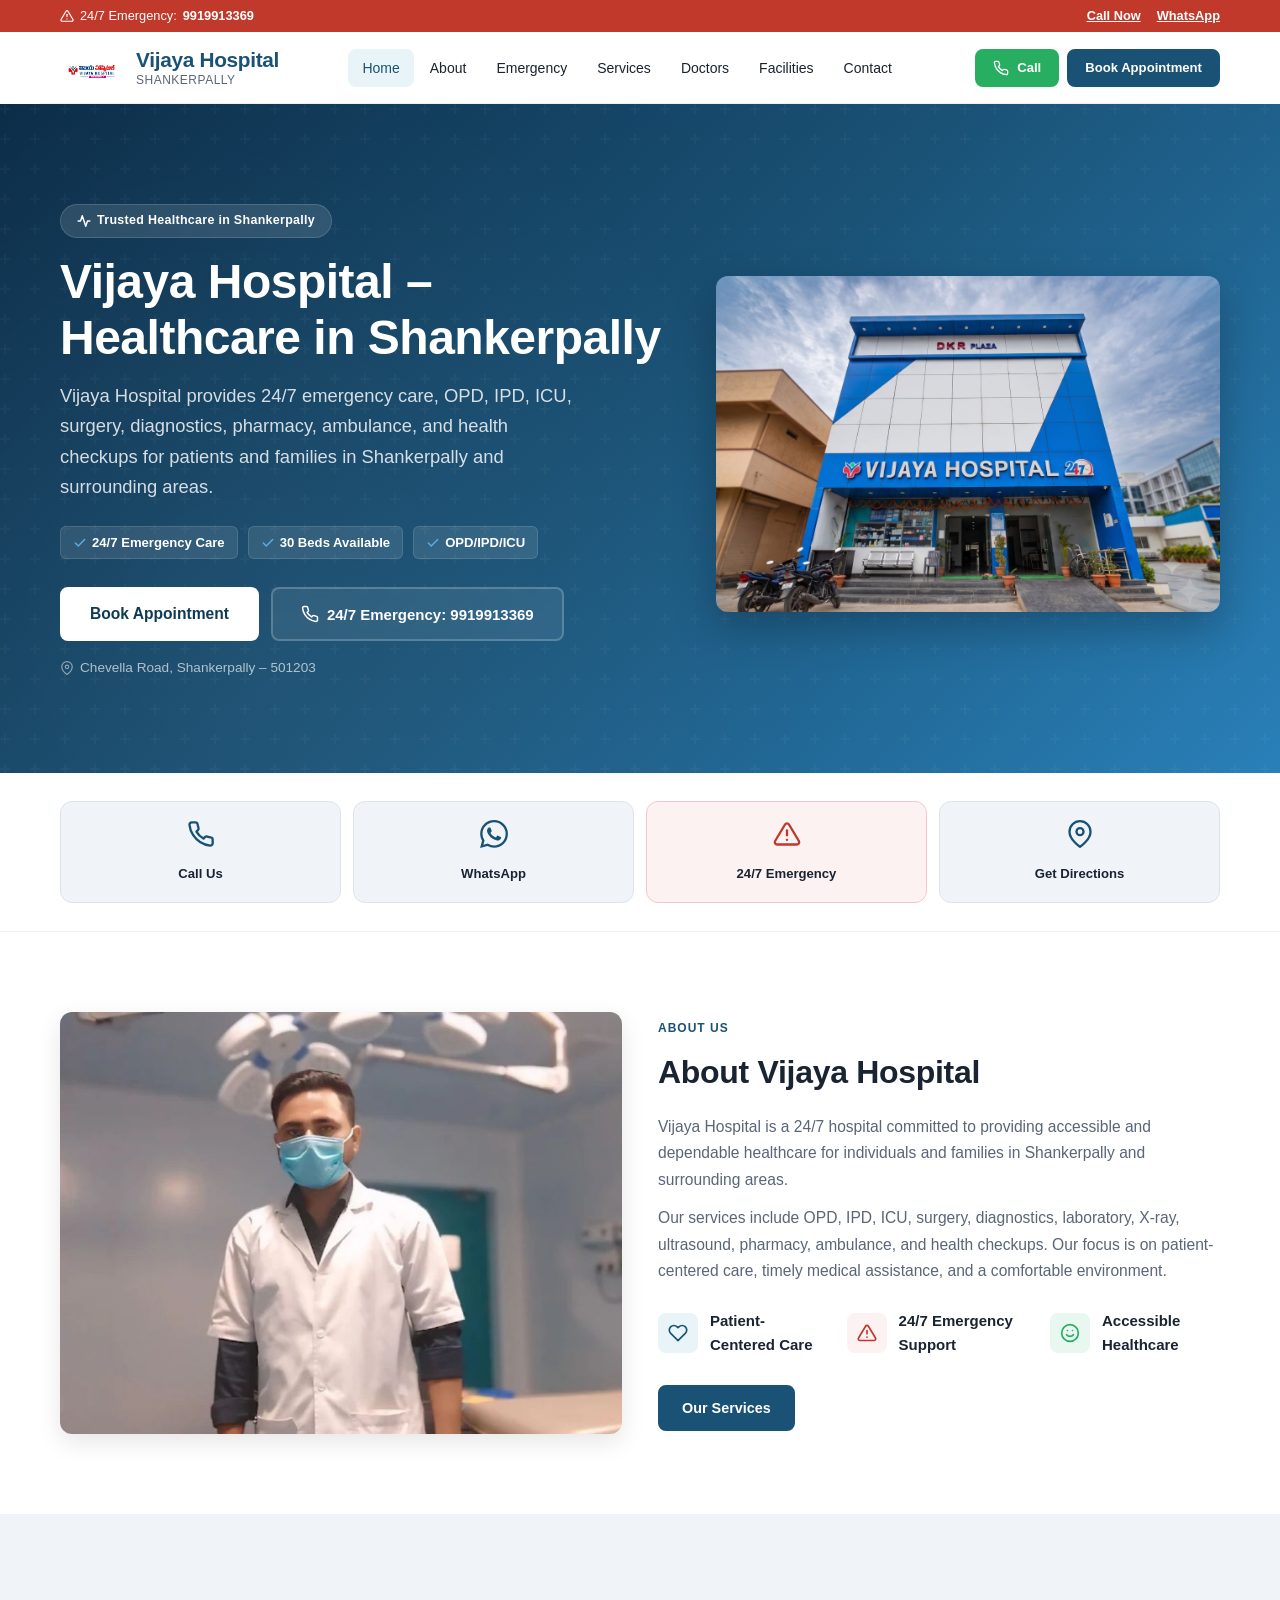
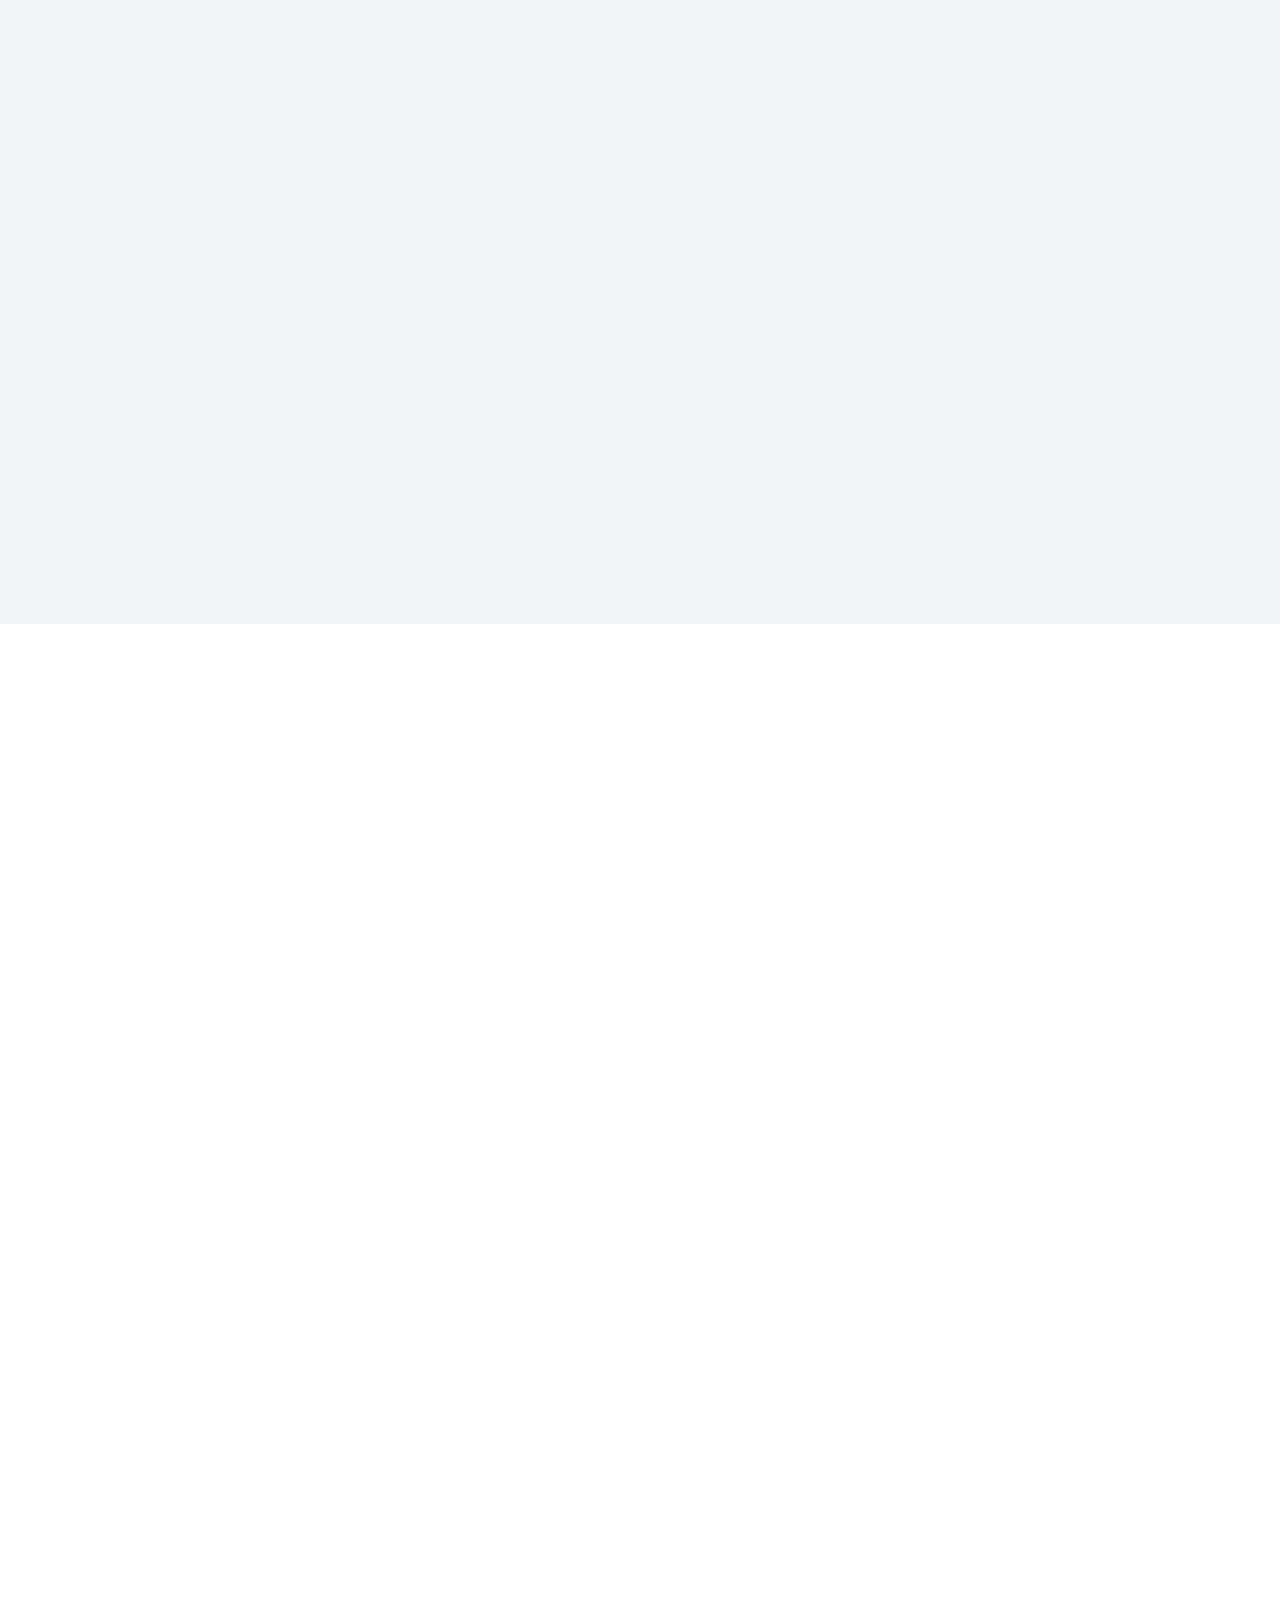
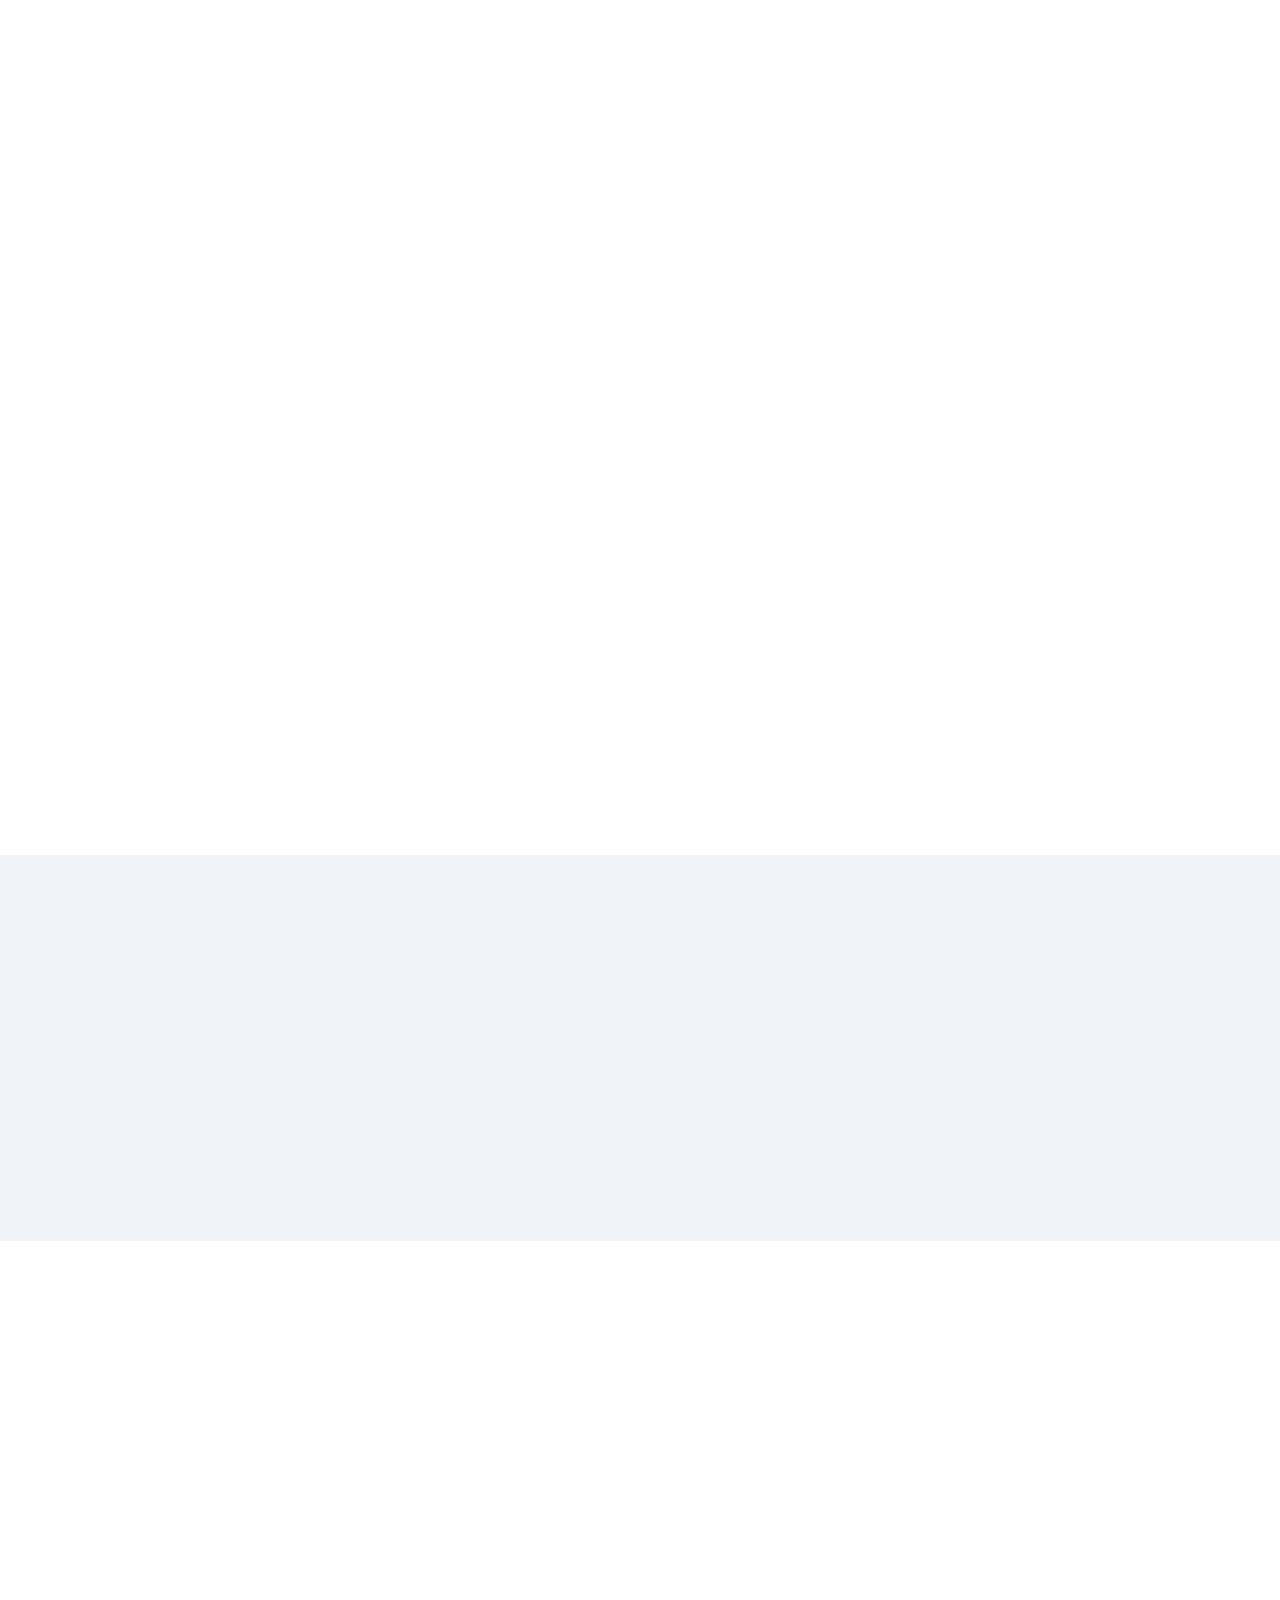
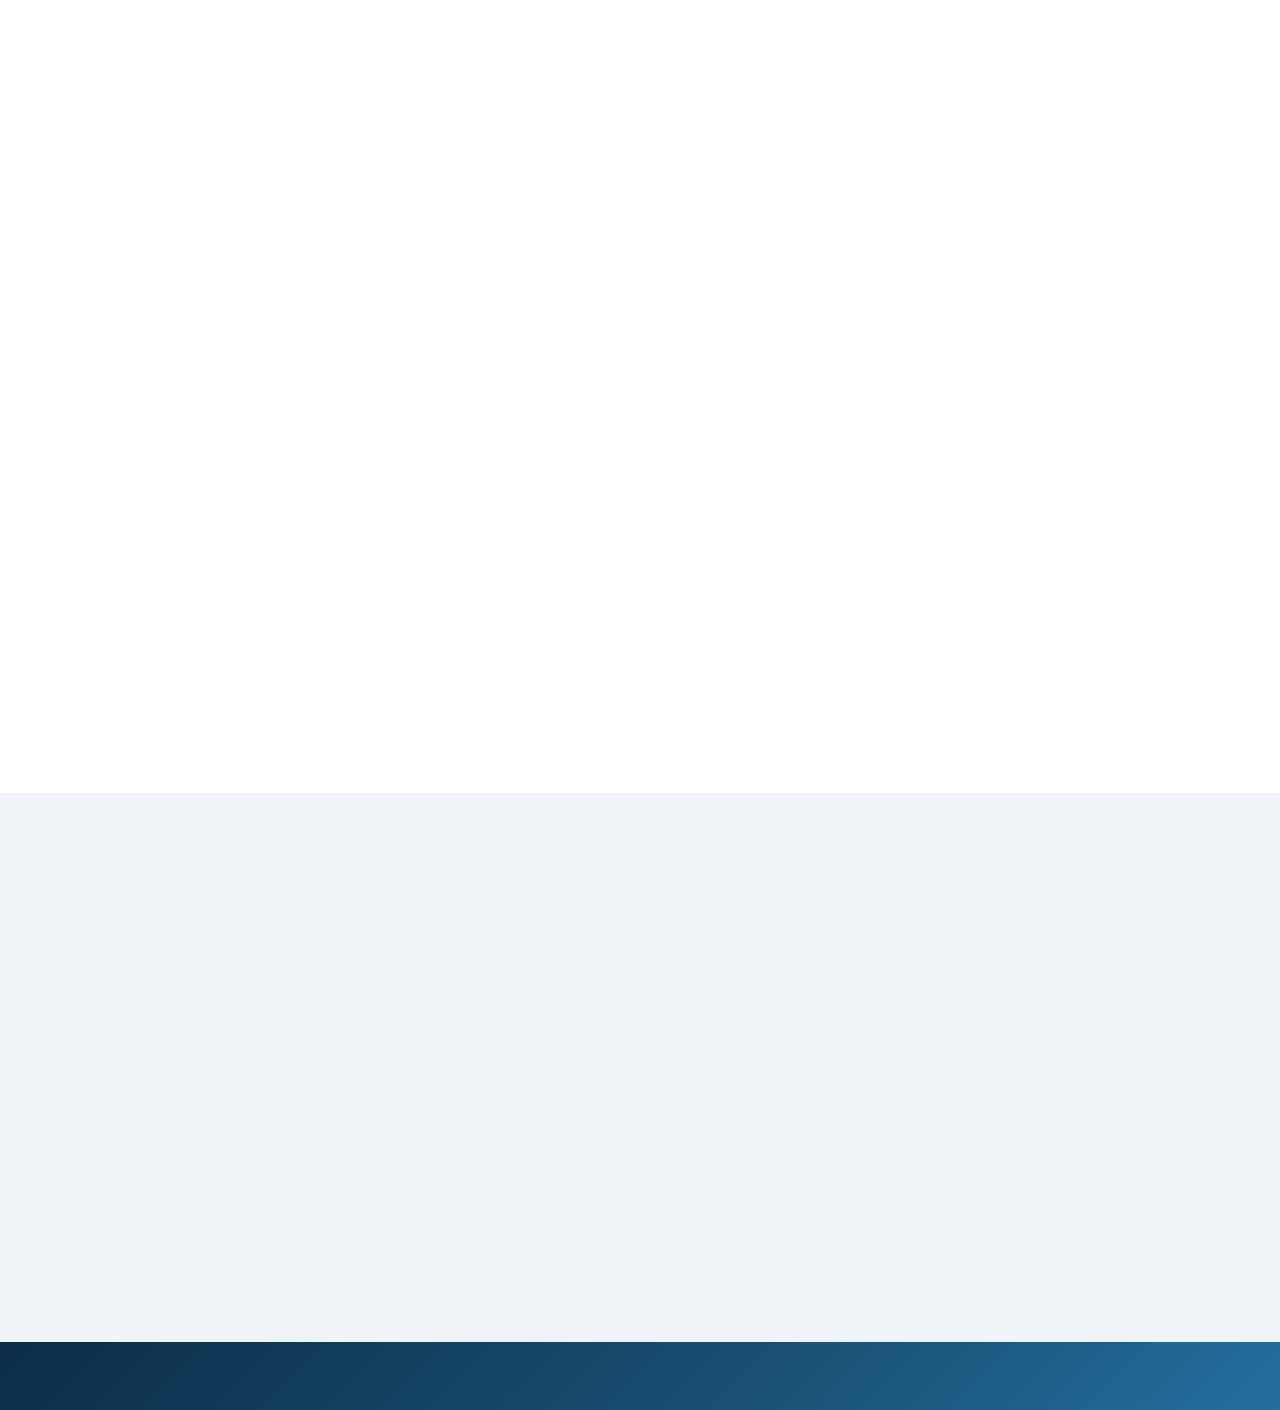
<file: index.html>
<!DOCTYPE html>
<html lang="en">
<head>
    <meta charset="UTF-8">
    <meta name="viewport" content="width=device-width, initial-scale=1.0">
    <title>Vijaya Hospital | 24/7 Hospital in Shankerpally</title>
    <meta name="description" content="Vijaya Hospital is a 24/7 hospital in Shankerpally offering emergency care, OPD, IPD, ICU, surgery, diagnostics, laboratory, X-ray, ultrasound, pharmacy, ambulance, and health checkups.">
    <meta name="keywords" content="Vijaya Hospital, hospital in Shankerpally, Vijaya Hospital Shankerpally, Vijaya Hospital Shankarpally, hospital near Shankerpally, 24 hour hospital Shankerpally, emergency hospital Shankerpally, OPD Shankerpally, ICU Shankerpally, surgery Shankerpally, diagnostics Shankerpally, pharmacy Shankerpally, ambulance Shankerpally, health checkups Shankerpally">
    <meta name="author" content="Vijaya Hospital">
    <meta name="robots" content="index, follow">
    <meta property="og:title" content="Vijaya Hospital | 24/7 Hospital in Shankerpally">
    <meta property="og:description" content="Vijaya Hospital is a 24/7 hospital in Shankerpally offering emergency care, OPD, IPD, ICU, surgery, diagnostics, and health checkups.">
    <meta property="og:type" content="website">
    <meta property="og:site_name" content="Vijaya Hospital">
    <meta property="og:locale" content="en_IN">
    <meta property="og:url" content="https://vijayahospital.pages.dev/">
    <meta property="og:image" content="https://vijayahospital.pages.dev/logo.png">
    <meta name="twitter:card" content="summary">
    <meta name="twitter:title" content="Vijaya Hospital | 24/7 Hospital in Shankerpally">
    <meta name="twitter:description" content="Vijaya Hospital is a 24/7 hospital in Shankerpally offering emergency care, OPD, IPD, ICU, surgery, diagnostics, and health checkups.">
    <link rel="canonical" href="https://vijayahospital.pages.dev/">
    <link rel="icon" type="image/png" href="/favicon.png">
    <link rel="apple-touch-icon" href="/favicon.png">
    <link rel="stylesheet" href="./css/style.css">
    <!-- Google Tag Manager -->
    <script>(function(w,d,s,l,i){w[l]=w[l]||[];w[l].push({'gtm.start':
    new Date().getTime(),event:'gtm.js'});var f=d.getElementsByTagName(s)[0],
    j=d.createElement(s),dl=l!='dataLayer'?'&l='+l:'';j.async=true;j.src=
    'https://www.googletagmanager.com/gtm.js?id='+i+dl;f.parentNode.insertBefore(j,f);
    })(window,document,'script','dataLayer','GTM-T2W6V6Z4');</script>
    <!-- End Google Tag Manager -->
    <link rel="preconnect" href="https://fonts.googleapis.com">
    <link rel="preconnect" href="https://fonts.gstatic.com" crossorigin>
    <link href="https://fonts.googleapis.com/css2?family=Inter:wght@400;500;600;700&display=swap" rel="stylesheet" media="print" onload="this.media='all'">
    <noscript><link href="https://fonts.googleapis.com/css2?family=Inter:wght@400;500;600;700&display=swap" rel="stylesheet"></noscript>
    <script type="application/ld+json">
    {
        "@context": "https://schema.org",
        "@type": "Hospital",
        "name": "Vijaya Hospital",
        "url": "https://vijayahospital.pages.dev/",
        "logo": "https://vijayahospital.pages.dev/assets/images/logo.png",
        "image": "https://vijayahospital.pages.dev/assets/images/hospital-building.jpg",
        "description": "Vijaya Hospital is a 24/7 multispeciality hospital in Shankerpally providing emergency care, OPD, IPD, ICU, surgery, diagnostics, and health checkups.",
        "address": {
            "@type": "PostalAddress",
            "streetAddress": "4-23/A/1, Fathepur(V), Beside HP Petrol Pump, Chevella Road",
            "addressLocality": "Shankerpally",
            "addressRegion": "Telangana",
            "postalCode": "501203",
            "addressCountry": "IN"
        },
        "telephone": ["+919919913369", "+919559399199"],
        "email": "vijayahospital.23@gmail.com",
        "openingHoursSpecification": {
            "@type": "OpeningHoursSpecification",
            "dayOfWeek": ["Monday", "Tuesday", "Wednesday", "Thursday", "Friday", "Saturday", "Sunday"],
            "opens": "00:00",
            "closes": "23:59"
        },
        "hasMap": "https://maps.google.com/?q=Vijaya+Hospital+Shankerpally",
        "availableService": [
            "Emergency Care",
            "OPD",
            "IPD",
            "ICU",
            "Surgery",
            "Laboratory",
            "X-Ray",
            "Ultrasound",
            "Pharmacy",
            "Ambulance",
            "Health Checkups"
        ]
    }
    </script>
    <script type="application/ld+json">
    {
        "@context": "https://schema.org",
        "@type": "WebSite",
        "name": "Vijaya Hospital",
        "url": "https://vijayahospital.pages.dev/"
    }
    </script>
</head>
<body>
    <!-- Google Tag Manager (noscript) -->
    <noscript><iframe src="https://www.googletagmanager.com/ns.html?id=GTM-T2W6V6Z4"
    height="0" width="0" style="display:none;visibility:hidden"></iframe></noscript>
    <!-- End Google Tag Manager (noscript) -->

    <!-- Header -->
    <header class="header" id="header">
        <div class="header-emergency-strip">
            <div class="container header-emergency-inner">
                <span class="header-emergency-text">
                    <svg width="14" height="14" viewBox="0 0 24 24" fill="none" stroke="currentColor" stroke-width="2" stroke-linecap="round" stroke-linejoin="round"><path d="M10.29 3.86L1.82 18a2 2 0 0 0 1.71 3h16.94a2 2 0 0 0 1.71-3L13.71 3.86a2 2 0 0 0-3.42 0z"></path><line x1="12" y1="9" x2="12" y2="13"></line><line x1="12" y1="17" x2="12.01" y2="17"></line></svg>
                    24/7 Emergency: <a href="tel:+919919913369">9919913369</a>
                </span>
                <div class="header-emergency-actions">
                    <a href="tel:+919919913369" class="header-emergency-link">Call Now</a>
                    <a href="https://wa.me/919919913369" class="header-emergency-link" target="_blank" rel="noopener">WhatsApp</a>
                </div>
            </div>
        </div>
        <div class="container header-main">
            <a href="./index.html" class="logo" aria-label="Vijaya Hospital Home">
                <img src="./assets/images/logo.png" alt="Vijaya Hospital Shankerpally logo" width="60" height="60">
                <div class="logo-text">
                    <span class="logo-name">Vijaya Hospital</span>
                    <span class="logo-tagline">Shankerpally</span>
                </div>
            </a>
            <nav class="nav" id="nav" aria-label="Main navigation">
                <ul class="nav-list" id="navList">
                    <li><a href="#home" class="nav-link active">Home</a></li>
                    <li><a href="#about" class="nav-link">About</a></li>
                    <li><a href="./emergency/" class="nav-link">Emergency</a></li>
                    <li><a href="#services" class="nav-link">Services</a></li>
                    <li><a href="#medical-team" class="nav-link">Doctors</a></li>
                    <li><a href="#facilities" class="nav-link">Facilities</a></li>
                    <li><a href="./contact/" class="nav-link">Contact</a></li>
                </ul>
            </nav>
            <div class="header-actions">
                <a href="tel:+919919913369" class="btn btn-call" aria-label="Call Vijaya Hospital">
                    <svg width="16" height="16" viewBox="0 0 24 24" fill="none" stroke="currentColor" stroke-width="2" stroke-linecap="round" stroke-linejoin="round"><path d="M22 16.92v3a2 2 0 0 1-2.18 2 19.79 19.79 0 0 1-8.63-3.07 19.5 19.5 0 0 1-6-6 19.79 19.79 0 0 1-3.07-8.67A2 2 0 0 1 4.11 2h3a2 2 0 0 1 2 1.72c.127.96.361 1.903.7 2.81a2 2 0 0 1-.45 2.11L8.09 9.91a16 16 0 0 0 6 6l1.27-1.27a2 2 0 0 1 2.11-.45c.907.339 1.85.573 2.81.7A2 2 0 0 1 22 16.92z"></path></svg>
                    Call
                </a>
                <a href="#appointment" class="btn btn-primary">Book Appointment</a>
            </div>
            <button class="hamburger" id="hamburger" aria-label="Toggle navigation menu" aria-expanded="false">
                <span class="hamburger-line"></span>
                <span class="hamburger-line"></span>
                <span class="hamburger-line"></span>
            </button>
        </div>
    </header>

    <main>

        <!-- Hero Section -->
        <section class="hero" id="home">
            <div class="hero-overlay"></div>
            <div class="container hero-inner">
                <div class="hero-content">
                    <span class="hero-badge">
                        <svg width="14" height="14" viewBox="0 0 24 24" fill="none" stroke="currentColor" stroke-width="2.5" stroke-linecap="round" stroke-linejoin="round"><path d="M22 12h-4l-3 9L9 3l-3 9H2"></path></svg>
                        Trusted Healthcare in Shankerpally
                    </span>
                    <h1 class="hero-title">Vijaya Hospital &ndash; Healthcare in Shankerpally</h1>
                    <p class="hero-subtitle">Vijaya Hospital provides 24/7 emergency care, OPD, IPD, ICU, surgery, diagnostics, pharmacy, ambulance, and health checkups for patients and families in Shankerpally and surrounding areas.</p>
                    <div class="hero-features">
                        <span class="hero-feature">
                            <svg width="14" height="14" viewBox="0 0 24 24" fill="none" stroke="currentColor" stroke-width="2.5" stroke-linecap="round" stroke-linejoin="round"><polyline points="20 6 9 17 4 12"></polyline></svg>
                            24/7 Emergency Care
                        </span>
                        <span class="hero-feature">
                            <svg width="14" height="14" viewBox="0 0 24 24" fill="none" stroke="currentColor" stroke-width="2.5" stroke-linecap="round" stroke-linejoin="round"><polyline points="20 6 9 17 4 12"></polyline></svg>
                            30 Beds Available
                        </span>
                        <span class="hero-feature">
                            <svg width="14" height="14" viewBox="0 0 24 24" fill="none" stroke="currentColor" stroke-width="2.5" stroke-linecap="round" stroke-linejoin="round"><polyline points="20 6 9 17 4 12"></polyline></svg>
                            OPD/IPD/ICU
                        </span>
                    </div>
                    <div class="hero-buttons">
                        <a href="#appointment" class="btn btn-primary btn-lg">Book Appointment</a>
                        <a href="tel:+919919913369" class="btn btn-emergency-lg">
                            <svg width="18" height="18" viewBox="0 0 24 24" fill="none" stroke="currentColor" stroke-width="2" stroke-linecap="round" stroke-linejoin="round"><path d="M22 16.92v3a2 2 0 0 1-2.18 2 19.79 19.79 0 0 1-8.63-3.07 19.5 19.5 0 0 1-6-6 19.79 19.79 0 0 1-3.07-8.67A2 2 0 0 1 4.11 2h3a2 2 0 0 1 2 1.72c.127.96.361 1.903.7 2.81a2 2 0 0 1-.45 2.11L8.09 9.91a16 16 0 0 0 6 6l1.27-1.27a2 2 0 0 1 2.11-.45c.907.339 1.85.573 2.81.7A2 2 0 0 1 22 16.92z"></path></svg>
                            24/7 Emergency: 9919913369
                        </a>
                    </div>
                    <div class="hero-location">
                        <svg width="14" height="14" viewBox="0 0 24 24" fill="none" stroke="currentColor" stroke-width="2" stroke-linecap="round" stroke-linejoin="round"><path d="M21 10c0 7-9 13-9 13s-9-6-9-13a9 9 0 0 1 18 0z"></path><circle cx="12" cy="10" r="3"></circle></svg>
                        Chevella Road, Shankerpally &ndash; 501203
                    </div>
                </div>
                <div class="hero-image">
                    <img src="./assets/images/hospital-building.jpg" alt="Vijaya Hospital building in Shankerpally, Telangana" width="600" height="400" loading="lazy">
                </div>
            </div>
        </section>

        <!-- Quick Actions -->
        <section class="quick-actions">
            <div class="container">
                <div class="quick-actions-grid">
                    <a href="tel:+919919913369" class="quick-action-card">
                        <div class="quick-action-icon">
                            <svg width="28" height="28" viewBox="0 0 24 24" fill="none" stroke="currentColor" stroke-width="2" stroke-linecap="round" stroke-linejoin="round"><path d="M22 16.92v3a2 2 0 0 1-2.18 2 19.79 19.79 0 0 1-8.63-3.07 19.5 19.5 0 0 1-6-6 19.79 19.79 0 0 1-3.07-8.67A2 2 0 0 1 4.11 2h3a2 2 0 0 1 2 1.72c.127.96.361 1.903.7 2.81a2 2 0 0 1-.45 2.11L8.09 9.91a16 16 0 0 0 6 6l1.27-1.27a2 2 0 0 1 2.11-.45c.907.339 1.85.573 2.81.7A2 2 0 0 1 22 16.92z"></path></svg>
                        </div>
                        <span class="quick-action-label">Call Us</span>
                    </a>
                    <a href="https://wa.me/919919913369" class="quick-action-card" target="_blank" rel="noopener">
                        <div class="quick-action-icon">
                            <svg width="28" height="28" viewBox="0 0 24 24" fill="currentColor"><path d="M17.472 14.382c-.297-.149-1.758-.867-2.03-.967-.273-.099-.471-.148-.67.15-.197.297-.767.966-.94 1.164-.173.199-.347.223-.644.075-.297-.15-1.255-.463-2.39-1.475-.883-.788-1.48-1.761-1.653-2.059-.173-.297-.018-.458.13-.606.134-.133.298-.347.446-.52.149-.174.198-.298.298-.497.099-.198.05-.371-.025-.52-.075-.149-.669-1.612-.916-2.207-.242-.579-.487-.5-.669-.51-.173-.008-.371-.01-.57-.01-.198 0-.52.074-.792.372-.272.297-1.04 1.016-1.04 2.479 0 1.462 1.065 2.875 1.213 3.074.149.198 2.096 3.2 5.077 4.487.709.306 1.262.489 1.694.625.712.227 1.36.195 1.871.118.571-.085 1.758-.719 2.006-1.413.248-.694.248-1.289.173-1.413-.074-.124-.272-.198-.57-.347m-5.421 7.403h-.004a9.87 9.87 0 01-5.031-1.378l-.361-.214-3.741.982.998-3.648-.235-.374a9.86 9.86 0 01-1.51-5.26c.001-5.45 4.436-9.884 9.888-9.884 2.64 0 5.122 1.03 6.988 2.898a9.825 9.825 0 012.893 6.994c-.003 5.45-4.437 9.884-9.885 9.884m8.413-18.297A11.815 11.815 0 0012.05 0C5.495 0 .16 5.335.157 11.892c0 2.096.547 4.142 1.588 5.945L.057 24l6.305-1.654a11.882 11.882 0 005.683 1.448h.005c6.554 0 11.89-5.335 11.893-11.893a11.821 11.821 0 00-3.48-8.413z"/></svg>
                        </div>
                        <span class="quick-action-label">WhatsApp</span>
                    </a>
                    <a href="tel:+919919913369" class="quick-action-card quick-action-emergency">
                        <div class="quick-action-icon">
                            <svg width="28" height="28" viewBox="0 0 24 24" fill="none" stroke="currentColor" stroke-width="2" stroke-linecap="round" stroke-linejoin="round"><path d="M10.29 3.86L1.82 18a2 2 0 0 0 1.71 3h16.94a2 2 0 0 0 1.71-3L13.71 3.86a2 2 0 0 0-3.42 0z"></path><line x1="12" y1="9" x2="12" y2="13"></line><line x1="12" y1="17" x2="12.01" y2="17"></line></svg>
                        </div>
                        <span class="quick-action-label">24/7 Emergency</span>
                    </a>
                    <a href="https://maps.google.com/?q=Vijaya+Hospital+Shankerpally" class="quick-action-card" target="_blank" rel="noopener">
                        <div class="quick-action-icon">
                            <svg width="28" height="28" viewBox="0 0 24 24" fill="none" stroke="currentColor" stroke-width="2" stroke-linecap="round" stroke-linejoin="round"><path d="M21 10c0 7-9 13-9 13s-9-6-9-13a9 9 0 0 1 18 0z"></path><circle cx="12" cy="10" r="3"></circle></svg>
                        </div>
                        <span class="quick-action-label">Get Directions</span>
                    </a>
                </div>
            </div>
        </section>

        <!-- About Vijaya Hospital -->
        <section class="about" id="about">
            <div class="container">
                <div class="about-content">
                    <div class="about-image">
                        <img src="./assets/images/about-hospital.jpg" alt="Vijaya Hospital building in Shankerpally, Telangana" width="500" height="350" loading="lazy">
                    </div>
                    <div class="about-text">
                        <span class="section-tag">About Us</span>
                        <h2>About Vijaya Hospital</h2>
                        <p>Vijaya Hospital is a 24/7 hospital committed to providing accessible and dependable healthcare for individuals and families in Shankerpally and surrounding areas.</p>
                        <p>Our services include OPD, IPD, ICU, surgery, diagnostics, laboratory, X-ray, ultrasound, pharmacy, ambulance, and health checkups. Our focus is on patient-centered care, timely medical assistance, and a comfortable environment.</p>
                        <div class="about-highlights">
                            <div class="about-highlight">
                                <div class="about-highlight-icon">
                                    <svg width="20" height="20" viewBox="0 0 24 24" fill="none" stroke="currentColor" stroke-width="2" stroke-linecap="round" stroke-linejoin="round"><path d="M20.84 4.61a5.5 5.5 0 0 0-7.78 0L12 5.67l-1.06-1.06a5.5 5.5 0 0 0-7.78 7.78l1.06 1.06L12 21.23l7.78-7.78 1.06-1.06a5.5 5.5 0 0 0 0-7.78z"></path></svg>
                                </div>
                                <span>Patient-Centered Care</span>
                            </div>
                            <div class="about-highlight">
                                <div class="about-highlight-icon about-highlight-icon--emergency">
                                    <svg width="20" height="20" viewBox="0 0 24 24" fill="none" stroke="currentColor" stroke-width="2" stroke-linecap="round" stroke-linejoin="round"><path d="M10.29 3.86L1.82 18a2 2 0 0 0 1.71 3h16.94a2 2 0 0 0 1.71-3L13.71 3.86a2 2 0 0 0-3.42 0z"></path><line x1="12" y1="9" x2="12" y2="13"></line><line x1="12" y1="17" x2="12.01" y2="17"></line></svg>
                                </div>
                                <span>24/7 Emergency Support</span>
                            </div>
                            <div class="about-highlight">
                                <div class="about-highlight-icon about-highlight-icon--accessible">
                                    <svg width="20" height="20" viewBox="0 0 24 24" fill="none" stroke="currentColor" stroke-width="2" stroke-linecap="round" stroke-linejoin="round"><circle cx="12" cy="12" r="10"></circle><path d="M8 14s1.5 2 4 2 4-2 4-2"></path><line x1="9" y1="9" x2="9.01" y2="9"></line><line x1="15" y1="9" x2="15.01" y2="9"></line></svg>
                                </div>
                                <span>Accessible Healthcare</span>
                            </div>
                        </div>
                        <a href="#services" class="btn btn-primary">Our Services</a>
                    </div>
                </div>
            </div>
        </section>

        <!-- Why Choose Vijaya Hospital -->
        <section class="why-choose" id="why-choose">
            <div class="container">
                <span class="section-tag section-tag--center">Why Choose Us</span>
                <h2>Why Choose Vijaya Hospital</h2>
                <p class="section-subtitle">Focused on accessible, dependable, and patient-centered healthcare for the Shankerpally community.</p>
                <div class="why-grid">
                    <div class="why-card">
                        <div class="why-icon why-icon--emergency">
                            <svg width="28" height="28" viewBox="0 0 24 24" fill="none" stroke="currentColor" stroke-width="2" stroke-linecap="round" stroke-linejoin="round"><path d="M10.29 3.86L1.82 18a2 2 0 0 0 1.71 3h16.94a2 2 0 0 0 1.71-3L13.71 3.86a2 2 0 0 0-3.42 0z"></path><line x1="12" y1="9" x2="12" y2="13"></line><line x1="12" y1="17" x2="12.01" y2="17"></line></svg>
                        </div>
                        <h3>24/7 Emergency Support</h3>
                        <p>Medical assistance is available around the clock for emergency needs.</p>
                    </div>
                    <div class="why-card">
                        <div class="why-icon why-icon--care">
                            <svg width="28" height="28" viewBox="0 0 24 24" fill="none" stroke="currentColor" stroke-width="2" stroke-linecap="round" stroke-linejoin="round"><path d="M20.84 4.61a5.5 5.5 0 0 0-7.78 0L12 5.67l-1.06-1.06a5.5 5.5 0 0 0-7.78 7.78l1.06 1.06L12 21.23l7.78-7.78 1.06-1.06a5.5 5.5 0 0 0 0-7.78z"></path></svg>
                        </div>
                        <h3>Patient-Centered Care</h3>
                        <p>We focus on treating patients with care, respect, and attention to individual needs.</p>
                    </div>
                    <div class="why-card">
                        <div class="why-icon why-icon--local">
                            <svg width="28" height="28" viewBox="0 0 24 24" fill="none" stroke="currentColor" stroke-width="2" stroke-linecap="round" stroke-linejoin="round"><path d="M21 10c0 7-9 13-9 13s-9-6-9-13a9 9 0 0 1 18 0z"></path><circle cx="12" cy="10" r="3"></circle></svg>
                        </div>
                        <h3>Convenient Local Healthcare</h3>
                        <p>Accessible healthcare support for patients and families in Shankerpally and nearby areas.</p>
                    </div>
                    <div class="why-card">
                        <div class="why-icon why-icon--trusted">
                            <svg width="28" height="28" viewBox="0 0 24 24" fill="none" stroke="currentColor" stroke-width="2" stroke-linecap="round" stroke-linejoin="round"><path d="M12 22s8-4 8-10V5l-8-3-8 3v7c0 6 8 10 8 10z"></path></svg>
                        </div>
                        <h3>Trusted Healthcare Environment</h3>
                        <p>A professional and comfortable environment designed around patient needs.</p>
                    </div>
                </div>
            </div>
        </section>

        <!-- Healthcare Services -->
        <section class="services" id="services">
            <div class="container">
                <span class="section-tag section-tag--center">Our Services</span>
                <h2>Healthcare Services</h2>
                <p class="section-subtitle">Comprehensive medical care for you and your family.</p>
                <div class="services-grid">
                    <a href="./emergency/" class="service-card">
                        <div class="service-icon service-icon--emergency">
                            <svg width="28" height="28" viewBox="0 0 24 24" fill="none" stroke="currentColor" stroke-width="2" stroke-linecap="round" stroke-linejoin="round"><path d="M10.29 3.86L1.82 18a2 2 0 0 0 1.71 3h16.94a2 2 0 0 0 1.71-3L13.71 3.86a2 2 0 0 0-3.42 0z"></path><line x1="12" y1="9" x2="12" y2="13"></line><line x1="12" y1="17" x2="12.01" y2="17"></line></svg>
                        </div>
                        <h3>24/7 Emergency Care</h3>
                        <p>Immediate medical assistance and emergency care available around the clock.</p>
                    </a>
                    <a href="./opd/" class="service-card">
                        <div class="service-icon">
                            <svg width="28" height="28" viewBox="0 0 24 24" fill="none" stroke="currentColor" stroke-width="2" stroke-linecap="round" stroke-linejoin="round"><path d="M22 12h-4l-3 9L9 3l-3 9H2"></path></svg>
                        </div>
                        <h3>OPD Consultations</h3>
                        <p>Outpatient consultations for general health concerns and specialist visits.</p>
                    </a>
                    <a href="./ipd/" class="service-card">
                        <div class="service-icon">
                            <svg width="28" height="28" viewBox="0 0 24 24" fill="none" stroke="currentColor" stroke-width="2" stroke-linecap="round" stroke-linejoin="round"><path d="M3 9l9-7 9 7v11a2 2 0 0 1-2 2H5a2 2 0 0 1-2-2z"></path><polyline points="9 22 9 12 15 12 15 22"></polyline></svg>
                        </div>
                        <h3>Inpatient Care (IPD)</h3>
                        <p>Admission-based care with 30 beds, rooms and wards for recovery.</p>
                    </a>
                    <a href="./icu/" class="service-card">
                        <div class="service-icon">
                            <svg width="28" height="28" viewBox="0 0 24 24" fill="none" stroke="currentColor" stroke-width="2" stroke-linecap="round" stroke-linejoin="round"><circle cx="12" cy="12" r="10"></circle><line x1="12" y1="8" x2="12" y2="12"></line><line x1="12" y1="16" x2="12.01" y2="16"></line></svg>
                        </div>
                        <h3>Intensive Care Unit (ICU)</h3>
                        <p>Critical care for patients requiring close monitoring and support.</p>
                    </a>
                    <a href="./surgery/" class="service-card">
                        <div class="service-icon">
                            <svg width="28" height="28" viewBox="0 0 24 24" fill="none" stroke="currentColor" stroke-width="2" stroke-linecap="round" stroke-linejoin="round"><path d="M14 2H6a2 2 0 0 0-2 2v16a2 2 0 0 0 2 2h12a2 2 0 0 0 2-2V8z"></path><polyline points="14 2 14 8 20 8"></polyline><line x1="16" y1="13" x2="8" y2="13"></line><line x1="16" y1="17" x2="8" y2="17"></line></svg>
                        </div>
                        <h3>Surgery Services</h3>
                        <p>Professional surgical care with operation theatres and pre/post-operative support.</p>
                    </a>
                    <a href="./diagnostics/" class="service-card">
                        <div class="service-icon service-icon--diagnostic">
                            <svg width="28" height="28" viewBox="0 0 24 24" fill="none" stroke="currentColor" stroke-width="2" stroke-linecap="round" stroke-linejoin="round"><rect x="2" y="7" width="20" height="14" rx="2" ry="2"></rect><path d="M16 21V5a2 2 0 0 0-2-2h-4a2 2 0 0 0-2 2v16"></path></svg>
                        </div>
                        <h3>Diagnostics</h3>
                        <p>Laboratory, X-ray and ultrasound diagnostic services.</p>
                    </a>
                    <a href="./pharmacy/" class="service-card">
                        <div class="service-icon">
                            <svg width="28" height="28" viewBox="0 0 24 24" fill="none" stroke="currentColor" stroke-width="2" stroke-linecap="round" stroke-linejoin="round"><path d="M9 18h6"></path><path d="M10 22h4"></path><path d="M15.09 14c.18-.98.65-1.74 1.41-2.5A4.65 4.65 0 0 0 18 8 6 6 0 0 0 6 8c0 1 .23 2.23 1.5 3.5A4.61 4.61 0 0 1 8.91 14"></path></svg>
                        </div>
                        <h3>Pharmacy</h3>
                        <p>On-site pharmacy for medicines and health supplies.</p>
                    </a>
                    <a href="./ambulance/" class="service-card">
                        <div class="service-icon service-icon--maternity">
                            <svg width="28" height="28" viewBox="0 0 24 24" fill="none" stroke="currentColor" stroke-width="2" stroke-linecap="round" stroke-linejoin="round"><path d="M17 21v-2a4 4 0 0 0-4-4H5a4 4 0 0 0-4 4v2"></path><circle cx="9" cy="7" r="4"></circle><path d="M23 21v-2a4 4 0 0 0-3-3.87"></path><path d="M16 3.13a4 4 0 0 1 0 7.75"></path></svg>
                        </div>
                        <h3>Ambulance Services</h3>
                        <p>Ambulance services for emergency patient transport.</p>
                    </a>
                    <a href="./health-checkups/" class="service-card">
                        <div class="service-icon service-icon--checkup">
                            <svg width="28" height="28" viewBox="0 0 24 24" fill="none" stroke="currentColor" stroke-width="2" stroke-linecap="round" stroke-linejoin="round"><path d="M9 18h6"></path><path d="M10 22h4"></path><path d="M15.09 14c.18-.98.65-1.74 1.41-2.5A4.65 4.65 0 0 0 18 8 6 6 0 0 0 6 8c0 1 .23 2.23 1.5 3.5A4.61 4.61 0 0 1 8.91 14"></path></svg>
                        </div>
                        <h3>Health Checkups</h3>
                        <p>Preventive health assessments to help you stay healthy.</p>
                    </a>
                </div>
                <div class="services-cta">
                    <a href="#appointment" class="btn btn-primary btn-lg">Book an Appointment</a>
                </div>
            </div>
        </section>

        <!-- Health Checkups -->
        <section class="health-checkups" id="health-checkups">
            <div class="container">
                <span class="section-tag section-tag--center">Preventive Care</span>
                <h2>Health Checkups</h2>
                <p class="section-subtitle">Preventive health assessments to help you and your family stay healthy. Regular checkups can help detect health concerns early and keep you on track.</p>
                <div class="services-cta">
                    <a href="./health-checkups/" class="btn btn-primary btn-lg">View Health Checkups</a>
                </div>
            </div>
        </section>

        <!-- Medical Team / Doctors -->
        <section class="medical-team" id="medical-team">
            <div class="container">
                <span class="section-tag section-tag--center">Our Doctors</span>
                <h2>Medical Team</h2>
                <p class="section-subtitle">Qualified healthcare professionals providing general medicine, surgery, diagnostics, and other medical services</p>
                <div class="team-grid">
                    <div class="team-card">
                        <div class="team-avatar">
                            <svg width="48" height="48" viewBox="0 0 24 24" fill="none" stroke="currentColor" stroke-width="1.5" stroke-linecap="round" stroke-linejoin="round"><path d="M20 21v-2a4 4 0 0 0-4-4H8a4 4 0 0 0-4 4v2"></path><circle cx="12" cy="7" r="4"></circle></svg>
                        </div>
                        <h3>General Medicine</h3>
                        <p class="team-speciality">Internal Medicine</p>
                        <a href="#appointment" class="btn btn-outline btn-sm">Book Consultation</a>
                    </div>
                    <div class="team-card">
                        <div class="team-avatar">
                            <svg width="48" height="48" viewBox="0 0 24 24" fill="none" stroke="currentColor" stroke-width="1.5" stroke-linecap="round" stroke-linejoin="round"><path d="M20 21v-2a4 4 0 0 0-4-4H8a4 4 0 0 0-4 4v2"></path><circle cx="12" cy="7" r="4"></circle></svg>
                        </div>
                        <h3>Orthopaedics</h3>
                        <p class="team-speciality">Bone &amp; Joint Care</p>
                        <a href="#appointment" class="btn btn-outline btn-sm">Book Consultation</a>
                    </div>
                    <div class="team-card">
                        <div class="team-avatar">
                            <svg width="48" height="48" viewBox="0 0 24 24" fill="none" stroke="currentColor" stroke-width="1.5" stroke-linecap="round" stroke-linejoin="round"><path d="M20 21v-2a4 4 0 0 0-4-4H8a4 4 0 0 0-4 4v2"></path><circle cx="12" cy="7" r="4"></circle></svg>
                        </div>
                        <h3>Gynaecology</h3>
                        <p class="team-speciality">Women's Health</p>
                        <a href="#appointment" class="btn btn-outline btn-sm">Book Consultation</a>
                    </div>
                    <div class="team-card">
                        <div class="team-avatar">
                            <svg width="48" height="48" viewBox="0 0 24 24" fill="none" stroke="currentColor" stroke-width="1.5" stroke-linecap="round" stroke-linejoin="round"><path d="M20 21v-2a4 4 0 0 0-4-4H8a4 4 0 0 0-4 4v2"></path><circle cx="12" cy="7" r="4"></circle></svg>
                        </div>
                        <h3>General Surgery</h3>
                        <p class="team-speciality">Surgical Services</p>
                        <a href="#appointment" class="btn btn-outline btn-sm">Book Consultation</a>
                    </div>
                    <div class="team-card">
                        <div class="team-avatar">
                            <svg width="48" height="48" viewBox="0 0 24 24" fill="none" stroke="currentColor" stroke-width="1.5" stroke-linecap="round" stroke-linejoin="round"><path d="M20 21v-2a4 4 0 0 0-4-4H8a4 4 0 0 0-4 4v2"></path><circle cx="12" cy="7" r="4"></circle></svg>
                        </div>
                        <h3>ENT</h3>
                        <p class="team-speciality">Ear, Nose &amp; Throat</p>
                        <a href="#appointment" class="btn btn-outline btn-sm">Book Consultation</a>
                    </div>
                    <div class="team-card">
                        <div class="team-avatar">
                            <svg width="48" height="48" viewBox="0 0 24 24" fill="none" stroke="currentColor" stroke-width="1.5" stroke-linecap="round" stroke-linejoin="round"><path d="M20 21v-2a4 4 0 0 0-4-4H8a4 4 0 0 0-4 4v2"></path><circle cx="12" cy="7" r="4"></circle></svg>
                        </div>
                        <h3>Diabetics</h3>
                        <p class="team-speciality">Diabetes Care</p>
                        <a href="#appointment" class="btn btn-outline btn-sm">Book Consultation</a>
                    </div>
                    <div class="team-card">
                        <div class="team-avatar">
                            <svg width="48" height="48" viewBox="0 0 24 24" fill="none" stroke="currentColor" stroke-width="1.5" stroke-linecap="round" stroke-linejoin="round"><path d="M20 21v-2a4 4 0 0 0-4-4H8a4 4 0 0 0-4 4v2"></path><circle cx="12" cy="7" r="4"></circle></svg>
                        </div>
                        <h3>Cardiology</h3>
                        <p class="team-speciality">Heart Care</p>
                        <a href="#appointment" class="btn btn-outline btn-sm">Book Consultation</a>
                    </div>
                    <div class="team-card">
                        <div class="team-avatar">
                            <svg width="48" height="48" viewBox="0 0 24 24" fill="none" stroke="currentColor" stroke-width="1.5" stroke-linecap="round" stroke-linejoin="round"><path d="M20 21v-2a4 4 0 0 0-4-4H8a4 4 0 0 0-4 4v2"></path><circle cx="12" cy="7" r="4"></circle></svg>
                        </div>
                        <h3>Physiotherapy</h3>
                        <p class="team-speciality">Rehabilitation</p>
                        <a href="#appointment" class="btn btn-outline btn-sm">Book Consultation</a>
                    </div>
                </div>
            </div>
        </section>

        <!-- Facilities -->
        <section class="facilities" id="facilities">
            <div class="container">
                <span class="section-tag section-tag--center">Our Infrastructure</span>
                <h2>Our Facilities</h2>
                <p class="section-subtitle">Infrastructure designed for quality patient care</p>
                <div class="facilities-grid">
                    <div class="facility-item">
                        <div class="facility-icon">
                            <svg width="22" height="22" viewBox="0 0 24 24" fill="none" stroke="currentColor" stroke-width="2" stroke-linecap="round" stroke-linejoin="round"><path d="M3 9l9-7 9 7v11a2 2 0 0 1-2 2H5a2 2 0 0 1-2-2z"></path><polyline points="9 22 9 12 15 12 15 22"></polyline></svg>
                        </div>
                        <span>Patient Rooms &amp; Wards</span>
                    </div>
                    <div class="facility-item">
                        <div class="facility-icon">
                            <svg width="22" height="22" viewBox="0 0 24 24" fill="none" stroke="currentColor" stroke-width="2" stroke-linecap="round" stroke-linejoin="round"><path d="M22 12h-4l-3 9L9 3l-3 9H2"></path></svg>
                        </div>
                        <span>OPD Consultations</span>
                    </div>
                    <div class="facility-item">
                        <div class="facility-icon">
                            <svg width="22" height="22" viewBox="0 0 24 24" fill="none" stroke="currentColor" stroke-width="2" stroke-linecap="round" stroke-linejoin="round"><path d="M14 2H6a2 2 0 0 0-2 2v16a2 2 0 0 0 2 2h12a2 2 0 0 0 2-2V8z"></path><polyline points="14 2 14 8 20 8"></polyline><line x1="16" y1="13" x2="8" y2="13"></line><line x1="16" y1="17" x2="8" y2="17"></line></svg>
                        </div>
                        <span>Inpatient Care</span>
                    </div>
                    <div class="facility-item">
                        <div class="facility-icon">
                            <svg width="22" height="22" viewBox="0 0 24 24" fill="none" stroke="currentColor" stroke-width="2" stroke-linecap="round" stroke-linejoin="round"><rect x="2" y="7" width="20" height="14" rx="2" ry="2"></rect><path d="M16 21V5a2 2 0 0 0-2-2h-4a2 2 0 0 0-2 2v16"></path></svg>
                        </div>
                        <span>Diagnostics</span>
                    </div>
                    <div class="facility-item">
                        <div class="facility-icon">
                            <svg width="22" height="22" viewBox="0 0 24 24" fill="none" stroke="currentColor" stroke-width="2" stroke-linecap="round" stroke-linejoin="round"><path d="M9 18h6"></path><path d="M10 22h4"></path><path d="M15.09 14c.18-.98.65-1.74 1.41-2.5A4.65 4.65 0 0 0 18 8 6 6 0 0 0 6 8c0 1 .23 2.23 1.5 3.5A4.61 4.61 0 0 1 8.91 14"></path></svg>
                        </div>
                        <span>Health Checkups</span>
                    </div>
                    <div class="facility-item">
                        <div class="facility-icon">
                            <svg width="22" height="22" viewBox="0 0 24 24" fill="none" stroke="currentColor" stroke-width="2" stroke-linecap="round" stroke-linejoin="round"><rect x="1" y="3" width="15" height="13"></rect><polygon points="16 8 20 8 23 11 23 16 16 16 16 8"></polygon><circle cx="5.5" cy="18.5" r="2.5"></circle><circle cx="18.5" cy="18.5" r="2.5"></circle></svg>
                        </div>
                        <span>Parking</span>
                    </div>
                    <div class="facility-item">
                        <div class="facility-icon">
                            <svg width="22" height="22" viewBox="0 0 24 24" fill="none" stroke="currentColor" stroke-width="2" stroke-linecap="round" stroke-linejoin="round"><polygon points="13 2 3 14 12 14 11 22 21 10 12 10 13 2"></polygon></svg>
                        </div>
                        <span>Power Backup</span>
                    </div>
                </div>
            </div>
        </section>

        <!-- Emergency CTA -->
        <section class="emergency-cta">
            <div class="container">
                <h2>Need Medical Assistance?</h2>
                <p>For appointments or urgent healthcare support, get in touch with Vijaya Hospital.</p>
                <div class="emergency-cta-badge">
                    <svg width="18" height="18" viewBox="0 0 24 24" fill="none" stroke="currentColor" stroke-width="2" stroke-linecap="round" stroke-linejoin="round"><path d="M10.29 3.86L1.82 18a2 2 0 0 0 1.71 3h16.94a2 2 0 0 0 1.71-3L13.71 3.86a2 2 0 0 0-3.42 0z"></path><line x1="12" y1="9" x2="12" y2="13"></line><line x1="12" y1="17" x2="12.01" y2="17"></line></svg>
                    24/7 Emergency Support
                </div>
                <div class="emergency-cta-buttons">
                    <a href="#appointment" class="btn btn-cta-primary">Book an Appointment</a>
                    <a href="tel:+919919913369" class="btn btn-cta-secondary">
                        <svg width="18" height="18" viewBox="0 0 24 24" fill="none" stroke="currentColor" stroke-width="2" stroke-linecap="round" stroke-linejoin="round"><path d="M22 16.92v3a2 2 0 0 1-2.18 2 19.79 19.79 0 0 1-8.63-3.07 19.5 19.5 0 0 1-6-6 19.79 19.79 0 0 1-3.07-8.67A2 2 0 0 1 4.11 2h3a2 2 0 0 1 2 1.72c.127.96.361 1.903.7 2.81a2 2 0 0 1-.45 2.11L8.09 9.91a16 16 0 0 0 6 6l1.27-1.27a2 2 0 0 1 2.11-.45c.907.339 1.85.573 2.81.7A2 2 0 0 1 22 16.92z"></path></svg>
                        Call Now
                    </a>
                    <a href="./emergency/" class="btn btn-cta-secondary">Emergency Details</a>
                </div>
            </div>
        </section>

        <!-- Patient Information -->
        <section class="patient-info" id="patient-info">
            <div class="container">
                <span class="section-tag section-tag--center">For Patients</span>
                <h2>Patient Information</h2>
                <p class="section-subtitle">Helpful information for patients and visitors</p>
                <div class="info-grid">
                    <div class="info-card">
                        <div class="info-card-icon">
                            <svg width="24" height="24" viewBox="0 0 24 24" fill="none" stroke="currentColor" stroke-width="2" stroke-linecap="round" stroke-linejoin="round"><rect x="3" y="4" width="18" height="18" rx="2" ry="2"></rect><line x1="16" y1="2" x2="16" y2="6"></line><line x1="8" y1="2" x2="8" y2="6"></line><line x1="3" y1="10" x2="21" y2="10"></line></svg>
                        </div>
                        <h3>OPD Timings</h3>
                        <p>OPD consultations are available daily. Please call to confirm doctor availability for your visit.</p>
                    </div>
                    <div class="info-card">
                        <div class="info-card-icon info-card-icon--emergency">
                            <svg width="24" height="24" viewBox="0 0 24 24" fill="none" stroke="currentColor" stroke-width="2" stroke-linecap="round" stroke-linejoin="round"><path d="M10.29 3.86L1.82 18a2 2 0 0 0 1.71 3h16.94a2 2 0 0 0 1.71-3L13.71 3.86a2 2 0 0 0-3.42 0z"></path><line x1="12" y1="9" x2="12" y2="13"></line><line x1="12" y1="17" x2="12.01" y2="17"></line></svg>
                        </div>
                        <h3>Emergency</h3>
                        <p>Our emergency department is open 24 hours a day, 7 days a week. No appointment needed. Call <a href="tel:+919919913369">9919913369</a> for assistance.</p>
                    </div>
                    <div class="info-card">
                        <div class="info-card-icon">
                            <svg width="24" height="24" viewBox="0 0 24 24" fill="none" stroke="currentColor" stroke-width="2" stroke-linecap="round" stroke-linejoin="round"><path d="M14 2H6a2 2 0 0 0-2 2v16a2 2 0 0 0 2 2h12a2 2 0 0 0 2-2V8z"></path><polyline points="14 2 14 8 20 8"></polyline><line x1="16" y1="13" x2="8" y2="13"></line><line x1="16" y1="17" x2="8" y2="17"></line></svg>
                        </div>
                        <h3>Documents to Bring</h3>
                        <p>Please bring your ID proof, previous medical records, referral letter (if any), and insurance documents during your visit.</p>
                    </div>
                    <div class="info-card">
                        <div class="info-card-icon">
                            <svg width="24" height="24" viewBox="0 0 24 24" fill="none" stroke="currentColor" stroke-width="2" stroke-linecap="round" stroke-linejoin="round"><rect x="1" y="4" width="22" height="16" rx="2" ry="2"></rect><line x1="1" y1="10" x2="23" y2="10"></line></svg>
                        </div>
                        <h3>Insurance &amp; Payment</h3>
                        <p>Please contact the hospital for information about accepted insurance plans and payment options.</p>
                    </div>
                    <div class="info-card">
                        <div class="info-card-icon">
                            <svg width="24" height="24" viewBox="0 0 24 24" fill="none" stroke="currentColor" stroke-width="2" stroke-linecap="round" stroke-linejoin="round"><circle cx="12" cy="12" r="10"></circle><polyline points="12 6 12 12 16 14"></polyline></svg>
                        </div>
                        <h3>Visiting Hours</h3>
                        <p>Please check with our front desk for current visitor guidelines and visiting hours.</p>
                    </div>
                    <div class="info-card">
                        <div class="info-card-icon info-card-icon--location">
                            <svg width="24" height="24" viewBox="0 0 24 24" fill="none" stroke="currentColor" stroke-width="2" stroke-linecap="round" stroke-linejoin="round"><path d="M21 10c0 7-9 13-9 13s-9-6-9-13a9 9 0 0 1 18 0z"></path><circle cx="12" cy="10" r="3"></circle></svg>
                        </div>
                        <h3>How to Reach</h3>
                        <p>We are located on Chevella Road, Shankerpally, beside HP Petrol Pump. <a href="https://maps.google.com/?q=Vijaya+Hospital+Shankerpally" target="_blank" rel="noopener">Get Directions</a></p>
                    </div>
                </div>
            </div>
        </section>

        <!-- Contact / Location -->
        <section class="location" id="contact">
            <div class="container">
                <span class="section-tag section-tag--center">Get in Touch</span>
                <h2>Contact Vijaya Hospital</h2>
                <p class="section-subtitle">Conveniently located on Chevella Road, Shankerpally</p>
                <div class="location-grid">
                    <div class="location-details">
                        <h3>Vijaya Hospital</h3>
                        <address>
                            <p>
                                <svg width="18" height="18" viewBox="0 0 24 24" fill="none" stroke="currentColor" stroke-width="2" stroke-linecap="round" stroke-linejoin="round"><path d="M21 10c0 7-9 13-9 13s-9-6-9-13a9 9 0 0 1 18 0z"></path><circle cx="12" cy="10" r="3"></circle></svg>
                                4-23/A/1, Fathepur (V), Beside HP Petrol Pump,<br>
                                Chevella Road, Shankerpally - 501203,<br>
                                Rangareddy District, Telangana, India.
                            </p>
                            <p>
                                <svg width="18" height="18" viewBox="0 0 24 24" fill="none" stroke="currentColor" stroke-width="2" stroke-linecap="round" stroke-linejoin="round"><path d="M22 16.92v3a2 2 0 0 1-2.18 2 19.79 19.79 0 0 1-8.63-3.07 19.5 19.5 0 0 1-6-6 19.79 19.79 0 0 1-3.07-8.67A2 2 0 0 1 4.11 2h3a2 2 0 0 1 2 1.72c.127.96.361 1.903.7 2.81a2 2 0 0 1-.45 2.11L8.09 9.91a16 16 0 0 0 6 6l1.27-1.27a2 2 0 0 1 2.11-.45c.907.339 1.85.573 2.81.7A2 2 0 0 1 22 16.92z"></path></svg>
                                <a href="tel:+919919913369">9919913369</a> / <a href="tel:+919559399199">9559399199</a>
                            </p>
                            <p>
                                <svg width="18" height="18" viewBox="0 0 24 24" fill="none" stroke="currentColor" stroke-width="2" stroke-linecap="round" stroke-linejoin="round"><path d="M4 4h16c1.1 0 2 .9 2 2v12c0 1.1-.9 2-2 2H4c-1.1 0-2-.9-2-2V6c0-1.1.9-2 2-2z"></path><polyline points="22,6 12,13 2,6"></polyline></svg>
                                <a href="mailto:vijayahospital.23@gmail.com">vijayahospital.23@gmail.com</a>
                            </p>
                        </address>
                        <a href="https://maps.google.com/?q=Vijaya+Hospital+Shankerpally" class="btn btn-primary" target="_blank" rel="noopener">
                            <svg width="16" height="16" viewBox="0 0 24 24" fill="none" stroke="currentColor" stroke-width="2" stroke-linecap="round" stroke-linejoin="round"><path d="M21 10c0 7-9 13-9 13s-9-6-9-13a9 9 0 0 1 18 0z"></path><circle cx="12" cy="10" r="3"></circle></svg>
                            Get Directions on Google Maps
                        </a>
                        <div class="contact-hours">
                            <h4>Opening Hours</h4>
                            <p>OPD: Daily &bull; Contact for timings</p>
                            <p>Emergency: 24/7 &bull; All days</p>
                        </div>
                    </div>
                    <div class="location-map">
                        <iframe src="https://www.google.com/maps/embed?pb=!1m18!1m12!1m3!1d3806.0!2d78.2!3d17.2!2m3!1f0!2f0!3f0!3m2!1i1024!2i768!4f13.1!3m3!1m2!1s0x0%3A0x0!2zVGlqYXlhIEhvc3BpdGFsIFNoYW5rYXJwYWxseQ!5e0!3m2!1sen!2sin!4v1700000000000" width="100%" height="400" style="border:0; border-radius: 8px;" allowfullscreen="" loading="lazy" referrerpolicy="no-referrer-when-downgrade" title="Vijaya Hospital location on Google Maps"></iframe>
                    </div>
                </div>
            </div>
        </section>

        <!-- Appointment Form -->
        <section class="appointment" id="appointment">
            <div class="container">
                <span class="section-tag section-tag--center">Schedule a Visit</span>
                <h2>Book an Appointment</h2>
                <p class="section-subtitle">Fill in the details below and we will get back to you</p>
                <div class="appointment-grid">
                    <form class="appointment-form" id="appointmentForm" novalidate>
                        <div class="form-row">
                            <div class="form-group">
                                <label for="patientName">Full Name *</label>
                                <input type="text" id="patientName" name="patientName" required placeholder="Enter your full name">
                            </div>
                            <div class="form-group">
                                <label for="patientPhone">Phone Number *</label>
                                <input type="tel" id="patientPhone" name="patientPhone" required placeholder="Enter your phone number" pattern="[0-9]{10}">
                            </div>
                        </div>
                        <div class="form-row">
                            <div class="form-group">
                                <label for="patientEmail">Email (Optional)</label>
                                <input type="email" id="patientEmail" name="patientEmail" placeholder="Enter your email">
                            </div>
                            <div class="form-group">
                                <label for="department">Department *</label>
                                <select id="department" name="department" required>
                                    <option value="">Select a department</option>
                                    <option value="general-medicine">General Medicine</option>
                                    <option value="orthopaedics">Orthopaedics</option>
                                    <option value="gynaecology">Gynaecology</option>
                                    <option value="general-surgery">General Surgery</option>
                                    <option value="ent">ENT</option>
                                    <option value="diabetics">Diabetics</option>
                                    <option value="cardiology">Cardiology</option>
                                    <option value="physiotherapy">Physiotherapy</option>
                                </select>
                            </div>
                        </div>
                        <div class="form-row">
                            <div class="form-group">
                                <label for="appointmentDate">Preferred Date</label>
                                <input type="date" id="appointmentDate" name="appointmentDate">
                            </div>
                            <div class="form-group">
                                <label for="preferredTime">Preferred Time</label>
                                <select id="preferredTime" name="preferredTime">
                                    <option value="">Select a time slot</option>
                                    <option value="morning">Morning (8 AM - 12 PM)</option>
                                    <option value="afternoon">Afternoon (12 PM - 4 PM)</option>
                                    <option value="evening">Evening (4 PM - 8 PM)</option>
                                </select>
                            </div>
                        </div>
                        <div class="form-group">
                            <label for="message">Message (Optional)</label>
                            <textarea id="message" name="message" rows="4" placeholder="Briefly describe your concern or reason for visit"></textarea>
                        </div>
                        <button type="submit" class="btn btn-primary btn-submit">Submit Appointment Request</button>
                    </form>
                    <div class="appointment-info">
                        <h3>Prefer to call?</h3>
                        <p>You can also book an appointment by calling us directly.</p>
                        <a href="tel:+919919913369" class="btn btn-call-lg">
                            <svg width="20" height="20" viewBox="0 0 24 24" fill="none" stroke="currentColor" stroke-width="2" stroke-linecap="round" stroke-linejoin="round"><path d="M22 16.92v3a2 2 0 0 1-2.18 2 19.79 19.79 0 0 1-8.63-3.07 19.5 19.5 0 0 1-6-6 19.79 19.79 0 0 1-3.07-8.67A2 2 0 0 1 4.11 2h3a2 2 0 0 1 2 1.72c.127.96.361 1.903.7 2.81a2 2 0 0 1-.45 2.11L8.09 9.91a16 16 0 0 0 6 6l1.27-1.27a2 2 0 0 1 2.11-.45c.907.339 1.85.573 2.81.7A2 2 0 0 1 22 16.92z"></path></svg>
                            Call: 9919913369
                        </a>
                        <a href="https://wa.me/919919913369" class="btn btn-whatsapp-lg" target="_blank" rel="noopener">
                            <svg width="20" height="20" viewBox="0 0 24 24" fill="currentColor"><path d="M17.472 14.382c-.297-.149-1.758-.867-2.03-.967-.273-.099-.471-.148-.67.15-.197.297-.767.966-.94 1.164-.173.199-.347.223-.644.075-.297-.15-1.255-.463-2.39-1.475-.883-.788-1.48-1.761-1.653-2.059-.173-.297-.018-.458.13-.606.134-.133.298-.347.446-.52.149-.174.198-.298.298-.497.099-.198.05-.371-.025-.52-.075-.149-.669-1.612-.916-2.207-.242-.579-.487-.5-.669-.51-.173-.008-.371-.01-.57-.01-.198 0-.52.074-.792.372-.272.297-1.04 1.016-1.04 2.479 0 1.462 1.065 2.875 1.213 3.074.149.198 2.096 3.2 5.077 4.487.709.306 1.262.489 1.694.625.712.227 1.36.195 1.871.118.571-.085 1.758-.719 2.006-1.413.248-.694.248-1.289.173-1.413-.074-.124-.272-.198-.57-.347m-5.421 7.403h-.004a9.87 9.87 0 01-5.031-1.378l-.361-.214-3.741.982.998-3.648-.235-.374a9.86 9.86 0 01-1.51-5.26c.001-5.45 4.436-9.884 9.888-9.884 2.64 0 5.122 1.03 6.988 2.898a9.825 9.825 0 012.893 6.994c-.003 5.45-4.437 9.884-9.885 9.884m8.413-18.297A11.815 11.815 0 0012.05 0C5.495 0 .16 5.335.157 11.892c0 2.096.547 4.142 1.588 5.945L.057 24l6.305-1.654a11.882 11.882 0 005.683 1.448h.005c6.554 0 11.89-5.335 11.893-11.893a11.821 11.821 0 00-3.48-8.413z"/></svg>
                            WhatsApp: 9919913369
                        </a>
                        <div class="appointment-hours">
                            <h4>Hospital Hours</h4>
                            <p>Open 24 Hours &bull; 7 Days a Week</p>
                        </div>
                    </div>
                </div>
            </div>
        </section>

        <!-- Final CTA -->
        <section class="final-cta">
            <div class="container">
                <h2>Need Medical Care? We're Here to Help.</h2>
                <p>Reach out to us anytime for appointments, emergencies or general enquiries.</p>
                <div class="cta-buttons">
                    <a href="#appointment" class="btn btn-cta-primary">Book an Appointment</a>
                    <a href="tel:+919919913369" class="btn btn-cta-secondary">
                        <svg width="18" height="18" viewBox="0 0 24 24" fill="none" stroke="currentColor" stroke-width="2" stroke-linecap="round" stroke-linejoin="round"><path d="M22 16.92v3a2 2 0 0 1-2.18 2 19.79 19.79 0 0 1-8.63-3.07 19.5 19.5 0 0 1-6-6 19.79 19.79 0 0 1-3.07-8.67A2 2 0 0 1 4.11 2h3a2 2 0 0 1 2 1.72c.127.96.361 1.903.7 2.81a2 2 0 0 1-.45 2.11L8.09 9.91a16 16 0 0 0 6 6l1.27-1.27a2 2 0 0 1 2.11-.45c.907.339 1.85.573 2.81.7A2 2 0 0 1 22 16.92z"></path></svg>
                        Call Now
                    </a>
                    <a href="https://wa.me/919919913369" class="btn btn-cta-whatsapp" target="_blank" rel="noopener">
                        <svg width="18" height="18" viewBox="0 0 24 24" fill="currentColor"><path d="M17.472 14.382c-.297-.149-1.758-.867-2.03-.967-.273-.099-.471-.148-.67.15-.197.297-.767.966-.94 1.164-.173.199-.347.223-.644.075-.297-.15-1.255-.463-2.39-1.475-.883-.788-1.48-1.761-1.653-2.059-.173-.297-.018-.458.13-.606.134-.133.298-.347.446-.52.149-.174.198-.298.298-.497.099-.198.05-.371-.025-.52-.075-.149-.669-1.612-.916-2.207-.242-.579-.487-.5-.669-.51-.173-.008-.371-.01-.57-.01-.198 0-.52.074-.792.372-.272.297-1.04 1.016-1.04 2.479 0 1.462 1.065 2.875 1.213 3.074.149.198 2.096 3.2 5.077 4.487.709.306 1.262.489 1.694.625.712.227 1.36.195 1.871.118.571-.085 1.758-.719 2.006-1.413.248-.694.248-1.289.173-1.413-.074-.124-.272-.198-.57-.347m-5.421 7.403h-.004a9.87 9.87 0 01-5.031-1.378l-.361-.214-3.741.982.998-3.648-.235-.374a9.86 9.86 0 01-1.51-5.26c.001-5.45 4.436-9.884 9.888-9.884 2.64 0 5.122 1.03 6.988 2.898a9.825 9.825 0 012.893 6.994c-.003 5.45-4.437 9.884-9.885 9.884m8.413-18.297A11.815 11.815 0 0012.05 0C5.495 0 .16 5.335.157 11.892c0 2.096.547 4.142 1.588 5.945L.057 24l6.305-1.654a11.882 11.882 0 005.683 1.448h.005c6.554 0 11.89-5.335 11.893-11.893a11.821 11.821 0 00-3.48-8.413z"/></svg>
                        WhatsApp Us
                    </a>
                </div>
            </div>
        </section>

        <!-- FAQ Section -->
        <section class="faq-section" id="faq">
            <div class="container">
                <span class="section-tag section-tag--center">FAQs</span>
                <h2>Frequently Asked Questions</h2>
                <p class="section-subtitle">Quick answers to common questions about Vijaya Hospital</p>
                <div class="faq-list">
                    <details class="faq-item">
                        <summary class="faq-question">Is Vijaya Hospital available for emergency care?</summary>
                        <div class="faq-answer">
                            <p>Vijaya Hospital provides 24/7 emergency support. Contact the hospital directly at 9919913369 for immediate assistance.</p>
                        </div>
                    </details>
                    <details class="faq-item">
                        <summary class="faq-question">How can I book an appointment?</summary>
                        <div class="faq-answer">
                            <p>You can use the appointment request section on this website, call us directly, or reach out via WhatsApp to book an appointment.</p>
                        </div>
                    </details>
                    <details class="faq-item">
                        <summary class="faq-question">Where is Vijaya Hospital located?</summary>
                        <div class="faq-answer">
                            <p>Vijaya Hospital is located at 4-23/A/1, Fathepur (V), Beside HP Petrol Pump, Chevella Road, Shankerpally - 501203, Rangareddy District, Telangana.</p>
                        </div>
                    </details>
                    <details class="faq-item">
                        <summary class="faq-question">What healthcare services are available?</summary>
                        <div class="faq-answer">
                            <p>Vijaya Hospital provides healthcare services including emergency care, OPD, IPD, ICU, surgery, diagnostics, laboratory, X-ray, ultrasound, pharmacy, ambulance, and health checkups.</p>
                        </div>
                    </details>
                    <details class="faq-item">
                        <summary class="faq-question">How can I contact the hospital?</summary>
                        <div class="faq-answer">
                            <p>You can call us at 9919913369 or 9559399199, send a WhatsApp message, email us at vijayahospital.23@gmail.com, or visit the Contact section of this website for full details.</p>
                        </div>
                    </details>
                </div>
            </div>
        </section>

    </main>

    <!-- Footer -->
    <footer class="footer">
        <div class="container">
            <div class="footer-grid">
                <div class="footer-col">
                    <a href="./index.html" class="footer-logo">
                        <img src="./assets/images/logo.png" alt="Vijaya Hospital Shankerpally logo" width="48" height="48">
                        <span>Vijaya Hospital</span>
                    </a>
                    <p class="footer-tagline">Accessible and dependable healthcare support for the Shankerpally community.</p>
                    <p class="footer-address">4-23/A/1, Fathepur (V), Beside HP Petrol Pump,<br>Chevella Road, Shankerpally - 501203,<br>Rangareddy District, Telangana.</p>
                </div>
                <div class="footer-col">
                    <h4>Quick Links</h4>
                    <ul>
                        <li><a href="#home">Home</a></li>
                        <li><a href="#about">About</a></li>
                        <li><a href="#services">Services</a></li>
                        <li><a href="#medical-team">Doctors</a></li>
                        <li><a href="#facilities">Facilities</a></li>
                        <li><a href="./contact/">Contact</a></li>
                    </ul>
                </div>
                <div class="footer-col">
                    <h4>Services</h4>
                    <ul>
                        <li><a href="./emergency/">Emergency Care</a></li>
                        <li><a href="./opd/">OPD</a></li>
                        <li><a href="./ipd/">IPD</a></li>
                        <li><a href="./icu/">ICU</a></li>
                        <li><a href="./surgery/">Surgery</a></li>
                        <li><a href="./diagnostics/">Diagnostics</a></li>
                        <li><a href="./pharmacy/">Pharmacy</a></li>
                        <li><a href="./ambulance/">Ambulance</a></li>
                        <li><a href="./health-checkups/">Health Checkups</a></li>
                    </ul>
                </div>
                <div class="footer-col">
                    <h4>Contact</h4>
                    <ul class="footer-contact">
                        <li>
                            <svg width="16" height="16" viewBox="0 0 24 24" fill="none" stroke="currentColor" stroke-width="2" stroke-linecap="round" stroke-linejoin="round"><path d="M22 16.92v3a2 2 0 0 1-2.18 2 19.79 19.79 0 0 1-8.63-3.07 19.5 19.5 0 0 1-6-6 19.79 19.79 0 0 1-3.07-8.67A2 2 0 0 1 4.11 2h3a2 2 0 0 1 2 1.72c.127.96.361 1.903.7 2.81a2 2 0 0 1-.45 2.11L8.09 9.91a16 16 0 0 0 6 6l1.27-1.27a2 2 0 0 1 2.11-.45c.907.339 1.85.573 2.81.7A2 2 0 0 1 22 16.92z"></path></svg>
                            <a href="tel:+919919913369">9919913369</a> / <a href="tel:+919559399199">9559399199</a>
                        </li>
                        <li>
                            <svg width="16" height="16" viewBox="0 0 24 24" fill="currentColor"><path d="M17.472 14.382c-.297-.149-1.758-.867-2.03-.967-.273-.099-.471-.148-.67.15-.197.297-.767.966-.94 1.164-.173.199-.347.223-.644.075-.297-.15-1.255-.463-2.39-1.475-.883-.788-1.48-1.761-1.653-2.059-.173-.297-.018-.458.13-.606.134-.133.298-.347.446-.52.149-.174.198-.298.298-.497.099-.198.05-.371-.025-.52-.075-.149-.669-1.612-.916-2.207-.242-.579-.487-.5-.669-.51-.173-.008-.371-.01-.57-.01-.198 0-.52.074-.792.372-.272.297-1.04 1.016-1.04 2.479 0 1.462 1.065 2.875 1.213 3.074.149.198 2.096 3.2 5.077 4.487.709.306 1.262.489 1.694.625.712.227 1.36.195 1.871.118.571-.085 1.758-.719 2.006-1.413.248-.694.248-1.289.173-1.413-.074-.124-.272-.198-.57-.347m-5.421 7.403h-.004a9.87 9.87 0 01-5.031-1.378l-.361-.214-3.741.982.998-3.648-.235-.374a9.86 9.86 0 01-1.51-5.26c.001-5.45 4.436-9.884 9.888-9.884 2.64 0 5.122 1.03 6.988 2.898a9.825 9.825 0 012.893 6.994c-.003 5.45-4.437 9.884-9.885 9.884m8.413-18.297A11.815 11.815 0 0012.05 0C5.495 0 .16 5.335.157 11.892c0 2.096.547 4.142 1.588 5.945L.057 24l6.305-1.654a11.882 11.882 0 005.683 1.448h.005c6.554 0 11.89-5.335 11.893-11.893a11.821 11.821 0 00-3.48-8.413z"/></svg>
                            <a href="https://wa.me/919919913369" target="_blank" rel="noopener">WhatsApp</a>
                        </li>
                        <li>
                            <svg width="16" height="16" viewBox="0 0 24 24" fill="none" stroke="currentColor" stroke-width="2" stroke-linecap="round" stroke-linejoin="round"><path d="M4 4h16c1.1 0 2 .9 2 2v12c0 1.1-.9 2-2 2H4c-1.1 0-2-.9-2-2V6c0-1.1.9-2 2-2z"></path><polyline points="22,6 12,13 2,6"></polyline></svg>
                            <a href="mailto:vijayahospital.23@gmail.com">vijayahospital.23@gmail.com</a>
                        </li>
                    </ul>
                    <div class="footer-emergency">
                        <p>Emergency: <a href="tel:+919919913369">9919913369</a></p>
                    </div>
                </div>
            </div>
            <div class="footer-bottom">
                <p>&copy; 2026 Vijaya Hospital. All Rights Reserved.</p>
            </div>
        </div>
    </footer>

    <!-- Back to Top -->
    <button class="back-to-top" id="backToTop" aria-label="Back to top">
        <svg width="20" height="20" viewBox="0 0 24 24" fill="none" stroke="currentColor" stroke-width="2" stroke-linecap="round" stroke-linejoin="round"><polyline points="18 15 12 9 6 15"></polyline></svg>
    </button>

    <script src="./js/script.js"></script>
</body>
</html>
</file>
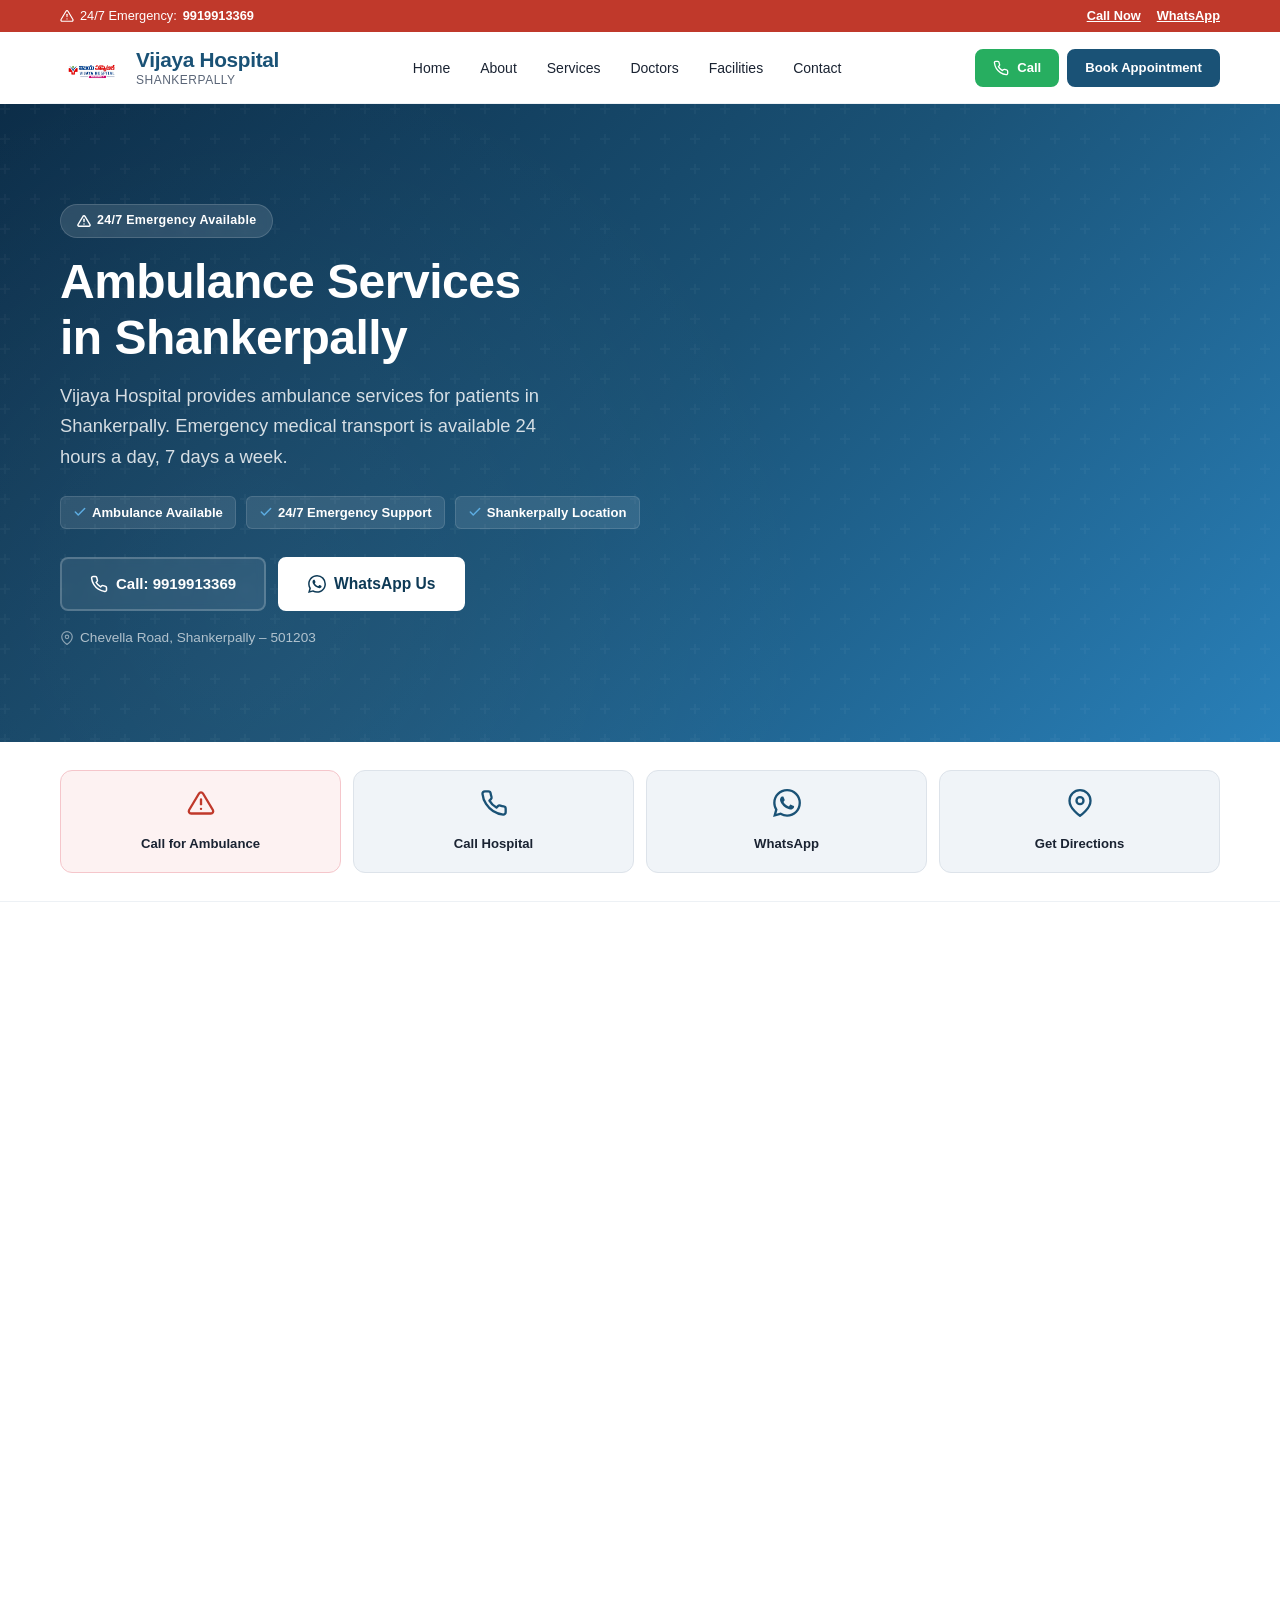
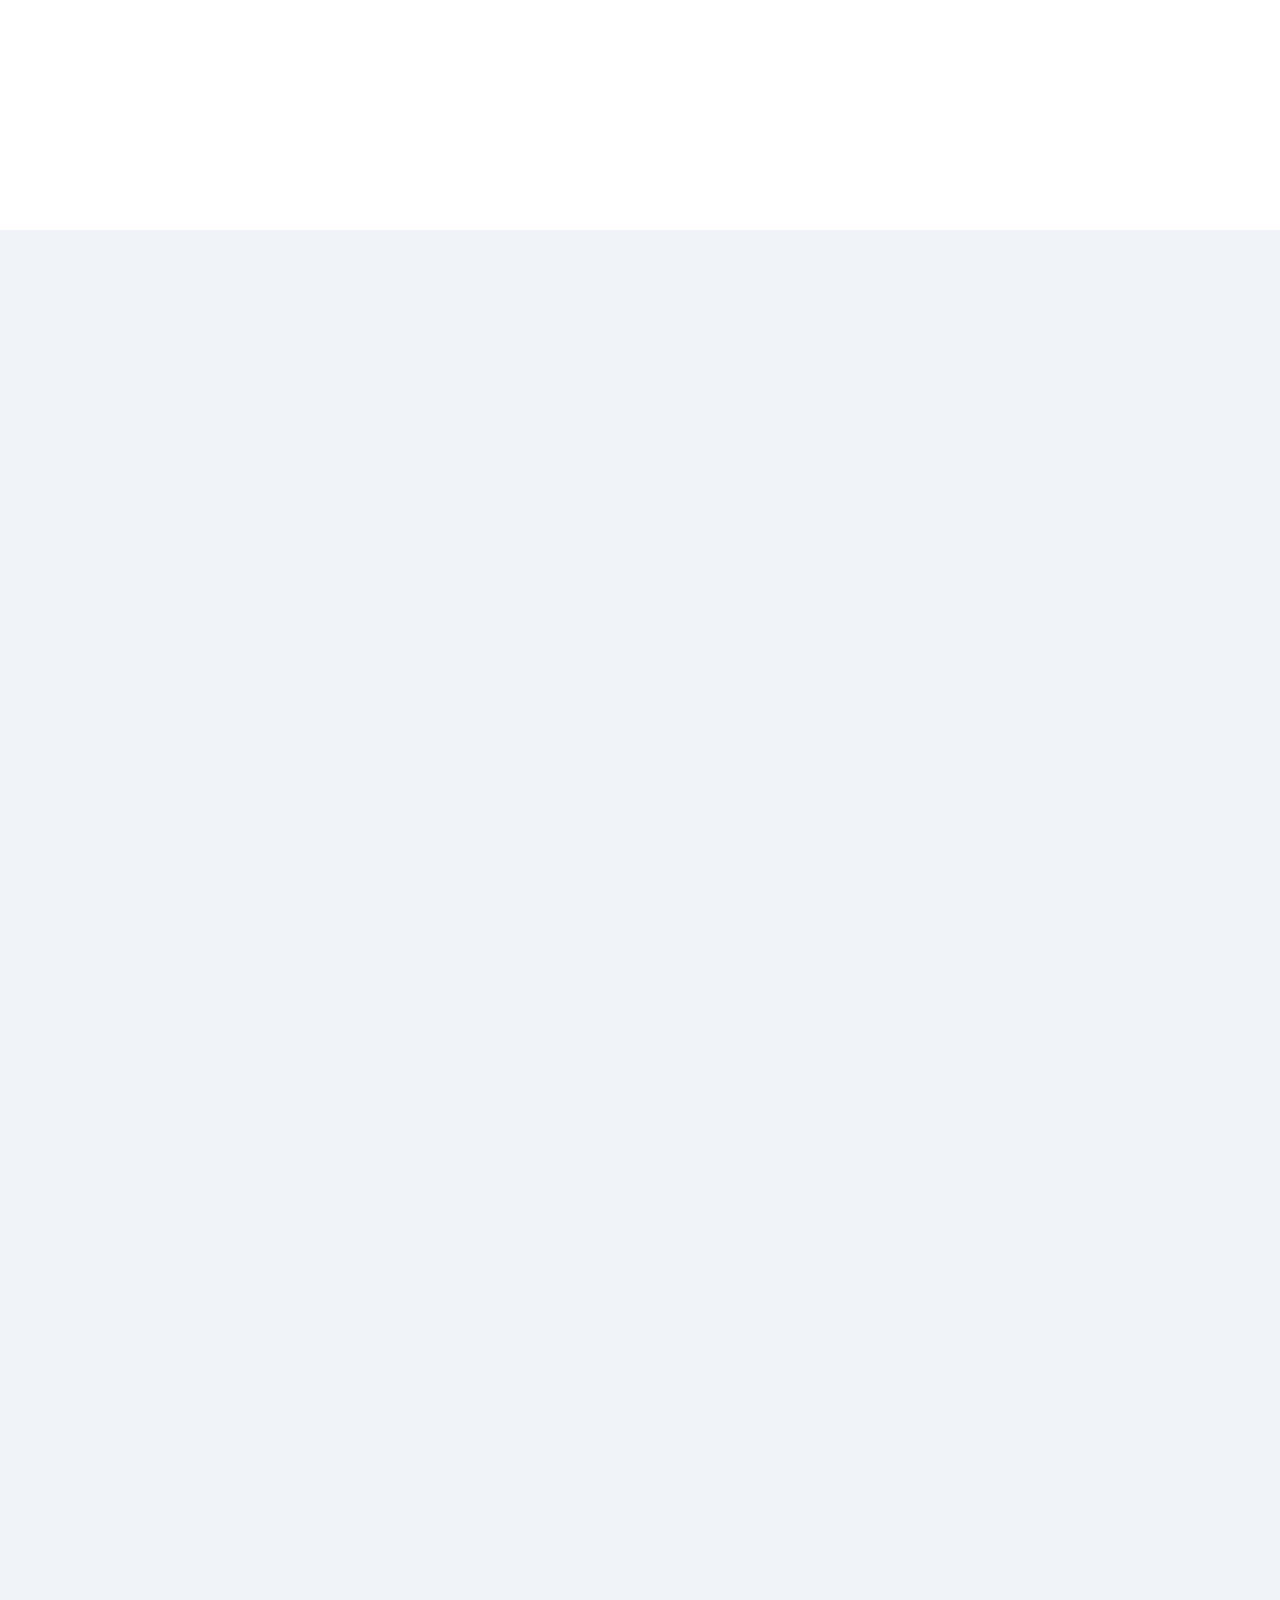
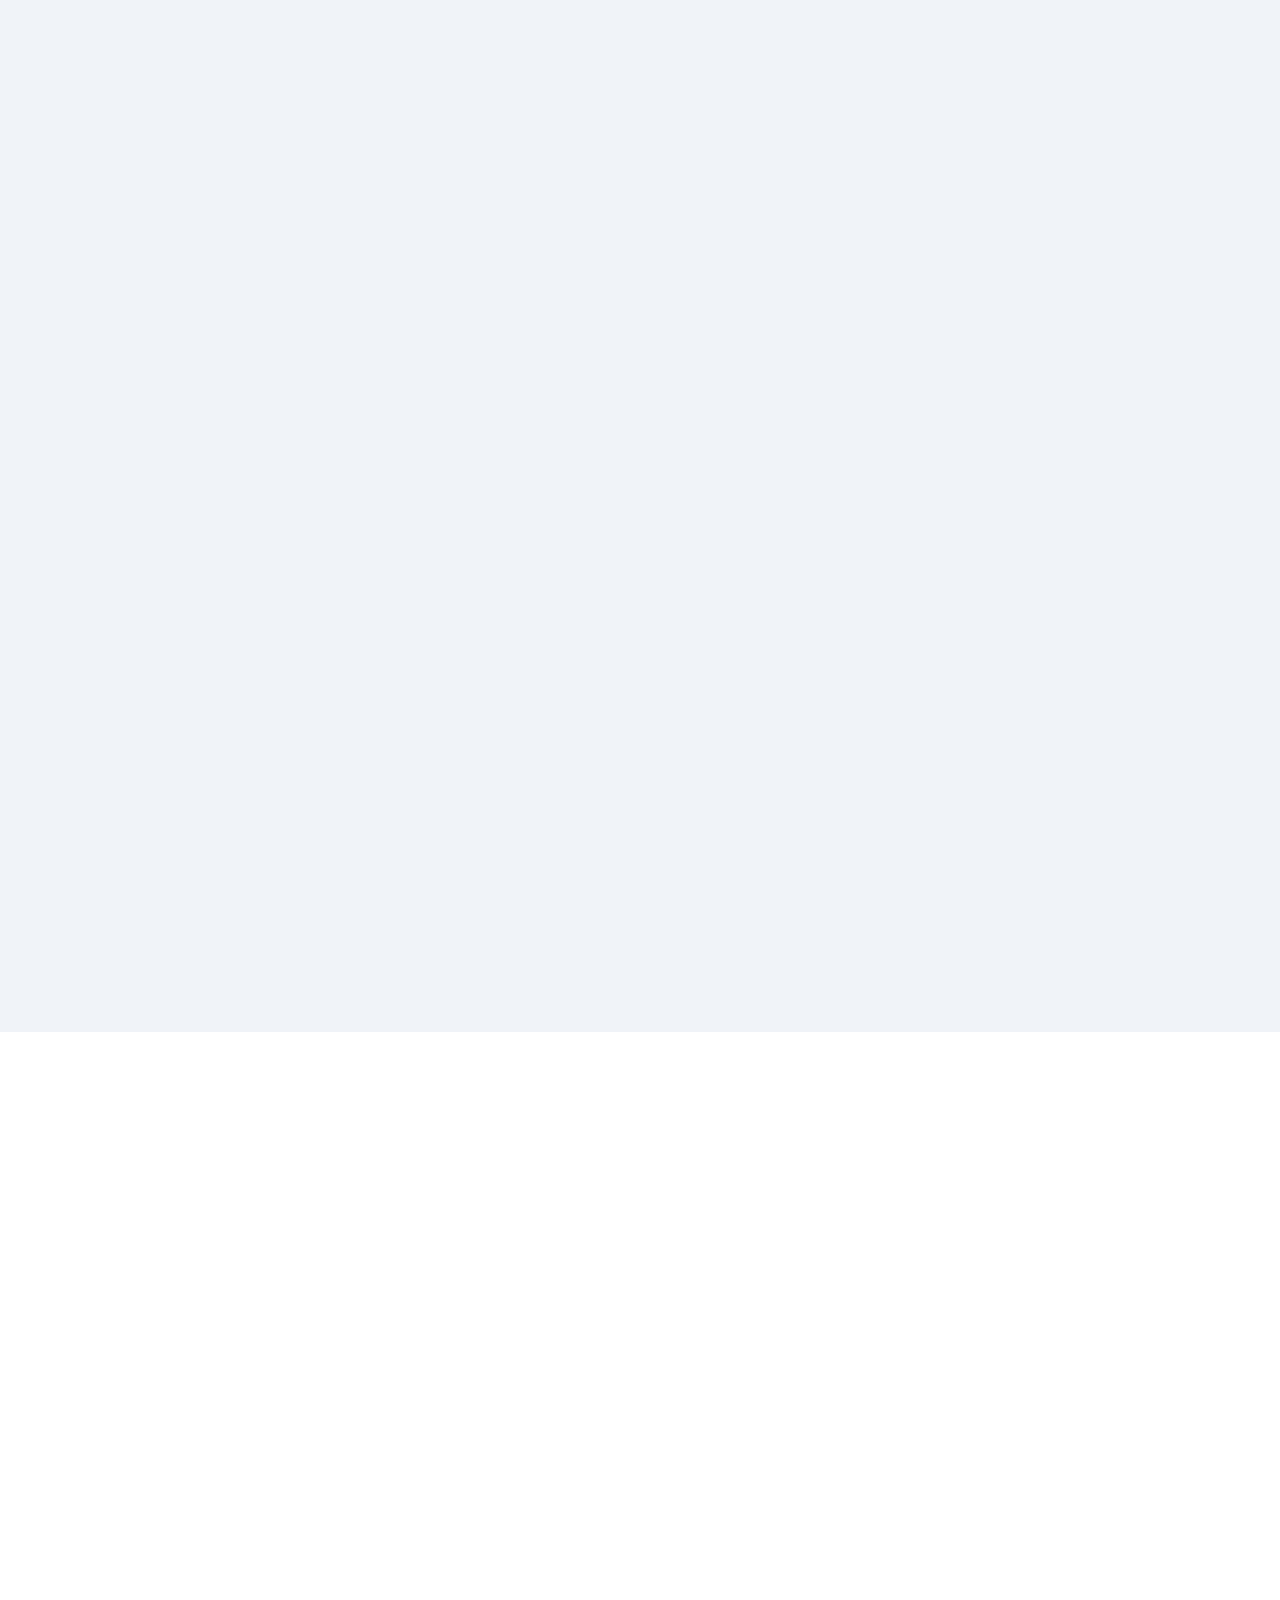
<file: ambulance/index.html>
<!DOCTYPE html>
<html lang="en">
<head>
    <meta charset="UTF-8">
    <meta name="viewport" content="width=device-width, initial-scale=1.0">
    <title>Ambulance Services in Shankerpally | Vijaya Hospital</title>
    <meta name="description" content="Vijaya Hospital offers ambulance services in Shankarpally, Telangana. 24/7 emergency medical transport support available. Call 9919913369 for immediate assistance.">
    <meta name="keywords" content="ambulance services Shankerpally, emergency ambulance Shankarpally, medical transport Shankarpally, Vijaya Hospital ambulance, 24/7 ambulance Shankarpally, emergency medical services Telangana">
    <meta name="author" content="Vijaya Hospital">
    <meta name="robots" content="index, follow">
    <meta property="og:title" content="Ambulance Services in Shankerpally | Vijaya Hospital">
    <meta property="og:description" content="Vijaya Hospital offers ambulance services in Shankarpally with 24/7 emergency medical transport support. Call 9919913369 for immediate assistance.">
    <meta property="og:type" content="website">
    <meta property="og:site_name" content="Vijaya Hospital">
    <meta property="og:locale" content="en_IN">
    <meta name="twitter:card" content="summary">
    <meta name="twitter:title" content="Ambulance Services in Shankerpally | Vijaya Hospital">
    <meta name="twitter:description" content="Vijaya Hospital offers ambulance services in Shankarpally with 24/7 emergency medical transport support.">
    <link rel="icon" type="image/png" href="/favicon.png">

    <link rel="canonical" href="https://vijayahospital.pages.dev/ambulance/">
    <link rel="stylesheet" href="../css/style.css">
    <!-- Google Tag Manager -->
    <script>(function(w,d,s,l,i){w[l]=w[l]||[];w[l].push({'gtm.start':
    new Date().getTime(),event:'gtm.js'});var f=d.getElementsByTagName(s)[0],
    j=d.createElement(s),dl=l!='dataLayer'?'&l='+l:'';j.async=true;j.src=
    'https://www.googletagmanager.com/gtm.js?id='+i+dl;f.parentNode.insertBefore(j,f);
    })(window,document,'script','dataLayer','GTM-T2W6V6Z4');</script>
    <!-- End Google Tag Manager -->
    <link rel="preconnect" href="https://fonts.googleapis.com">
    <link rel="preconnect" href="https://fonts.gstatic.com" crossorigin>
    <link href="https://fonts.googleapis.com/css2?family=Inter:wght@400;500;600;700&display=swap" rel="stylesheet" media="print" onload="this.media='all'">
    <noscript><link href="https://fonts.googleapis.com/css2?family=Inter:wght@400;500;600;700&display=swap" rel="stylesheet"></noscript>
    <script type="application/ld+json">
    {
        "@context": "https://schema.org",
        "@type": "Hospital",
        "name": "Vijaya Hospital",
        "description": "Vijaya Hospital offers ambulance services and 24/7 emergency medical transport support in Shankarpally, Telangana.",
        "url": "https://vijayahospital.pages.dev",
        "telephone": ["+919919913369", "+919559399199"],
        "email": "vijayahospital.23@gmail.com",
        "address": {
            "@type": "PostalAddress",
            "streetAddress": "4-23/A/1, Fathepur (V), Beside HP Petrol Pump, Chevella Road",
            "addressLocality": "Shankerpally",
            "addressRegion": "Telangana",
            "postalCode": "501203",
            "addressCountry": "IN"
        },
        "geo": {
            "@type": "GeoCoordinates",
            "latitude": "17.25",
            "longitude": "78.2"
        },
        "medicalSpecialty": ["Emergency Medicine", "Ambulance Services"],
        "availableService": {
            "@type": "MedicalProcedure",
            "name": "Ambulance Services",
            "description": "Emergency ambulance and medical transport services available 24/7 in Shankarpally."
        },
        "openingHoursSpecification": [
            {
                "@type": "OpeningHoursSpecification",
                "dayOfWeek": ["Monday", "Tuesday", "Wednesday", "Thursday", "Friday", "Saturday", "Sunday"],
                "opens": "00:00",
                "closes": "23:59"
            }
        ],
        "sameAs": [],
        "hasMap": "https://maps.google.com/?q=Vijaya+Hospital+Shankerpally"
    }
    </script>
</head>
<body>
    <!-- Google Tag Manager (noscript) -->
    <noscript><iframe src="https://www.googletagmanager.com/ns.html?id=GTM-T2W6V6Z4"
    height="0" width="0" style="display:none;visibility:hidden"></iframe></noscript>
    <!-- End Google Tag Manager (noscript) -->

    <!-- Header -->
    <header class="header" id="header">
        <div class="header-emergency-strip">
            <div class="container header-emergency-inner">
                <span class="header-emergency-text">
                    <svg width="14" height="14" viewBox="0 0 24 24" fill="none" stroke="currentColor" stroke-width="2" stroke-linecap="round" stroke-linejoin="round"><path d="M10.29 3.86L1.82 18a2 2 0 0 0 1.71 3h16.94a2 2 0 0 0 1.71-3L13.71 3.86a2 2 0 0 0-3.42 0z"></path><line x1="12" y1="9" x2="12" y2="13"></line><line x1="12" y1="17" x2="12.01" y2="17"></line></svg>
                    24/7 Emergency: <a href="tel:+919919913369">9919913369</a>
                </span>
                <div class="header-emergency-actions">
                    <a href="tel:+919919913369" class="header-emergency-link">Call Now</a>
                    <a href="https://wa.me/919919913369" class="header-emergency-link" target="_blank" rel="noopener">WhatsApp</a>
                </div>
            </div>
        </div>
        <div class="container header-main">
            <a href="../index.html" class="logo" aria-label="Vijaya Hospital Home">
                <img src="../assets/images/logo.png" alt="Vijaya Hospital Shankerpally logo" width="60" height="60">
                <div class="logo-text">
                    <span class="logo-name">Vijaya Hospital</span>
                    <span class="logo-tagline">Shankerpally</span>
                </div>
            </a>
            <nav class="nav" id="nav" aria-label="Main navigation">
                <ul class="nav-list" id="navList">
                    <li><a href="../index.html" class="nav-link">Home</a></li>
                    <li><a href="../index.html#about" class="nav-link">About</a></li>
                    <li><a href="../index.html#services" class="nav-link">Services</a></li>
                    <li><a href="../index.html#medical-team" class="nav-link">Doctors</a></li>
                    <li><a href="../index.html#facilities" class="nav-link">Facilities</a></li>
                    <li><a href="../contact/" class="nav-link">Contact</a></li>
                </ul>
            </nav>
            <div class="header-actions">
                <a href="tel:+919919913369" class="btn btn-call" aria-label="Call Vijaya Hospital">
                    <svg width="16" height="16" viewBox="0 0 24 24" fill="none" stroke="currentColor" stroke-width="2" stroke-linecap="round" stroke-linejoin="round"><path d="M22 16.92v3a2 2 0 0 1-2.18 2 19.79 19.79 0 0 1-8.63-3.07 19.5 19.5 0 0 1-6-6 19.79 19.79 0 0 1-3.07-8.67A2 2 0 0 1 4.11 2h3a2 2 0 0 1 2 1.72c.127.96.361 1.903.7 2.81a2 2 0 0 1-.45 2.11L8.09 9.91a16 16 0 0 0 6 6l1.27-1.27a2 2 0 0 1 2.11-.45c.907.339 1.85.573 2.81.7A2 2 0 0 1 22 16.92z"></path></svg>
                    Call
                </a>
                <a href="../index.html#appointment" class="btn btn-primary">Book Appointment</a>
            </div>
            <button class="hamburger" id="hamburger" aria-label="Toggle navigation menu" aria-expanded="false">
                <span class="hamburger-line"></span>
                <span class="hamburger-line"></span>
                <span class="hamburger-line"></span>
            </button>
        </div>
    </header>

    <main>

        <!-- Hero Section -->
        <section class="hero" id="ambulance">
            <div class="hero-overlay"></div>
            <div class="container hero-inner">
                <div class="hero-content">
                    <span class="hero-badge">
                        <svg width="14" height="14" viewBox="0 0 24 24" fill="none" stroke="currentColor" stroke-width="2.5" stroke-linecap="round" stroke-linejoin="round"><path d="M10.29 3.86L1.82 18a2 2 0 0 0 1.71 3h16.94a2 2 0 0 0 1.71-3L13.71 3.86a2 2 0 0 0-3.42 0z"></path><line x1="12" y1="9" x2="12" y2="13"></line><line x1="12" y1="17" x2="12.01" y2="17"></line></svg>
                        24/7 Emergency Available
                    </span>
                    <h1 class="hero-title">Ambulance Services<br>in Shankerpally</h1>
                    <p class="hero-subtitle">Vijaya Hospital provides ambulance services for patients in Shankerpally. Emergency medical transport is available 24 hours a day, 7 days a week.</p>
                    <div class="hero-features">
                        <span class="hero-feature">
                            <svg width="14" height="14" viewBox="0 0 24 24" fill="none" stroke="currentColor" stroke-width="2.5" stroke-linecap="round" stroke-linejoin="round"><polyline points="20 6 9 17 4 12"></polyline></svg>
                            Ambulance Available
                        </span>
                        <span class="hero-feature">
                            <svg width="14" height="14" viewBox="0 0 24 24" fill="none" stroke="currentColor" stroke-width="2.5" stroke-linecap="round" stroke-linejoin="round"><polyline points="20 6 9 17 4 12"></polyline></svg>
                            24/7 Emergency Support
                        </span>
                        <span class="hero-feature">
                            <svg width="14" height="14" viewBox="0 0 24 24" fill="none" stroke="currentColor" stroke-width="2.5" stroke-linecap="round" stroke-linejoin="round"><polyline points="20 6 9 17 4 12"></polyline></svg>
                            Shankerpally Location
                        </span>
                    </div>
                    <div class="hero-buttons">
                        <a href="tel:+919919913369" class="btn btn-emergency-lg">
                            <svg width="18" height="18" viewBox="0 0 24 24" fill="none" stroke="currentColor" stroke-width="2" stroke-linecap="round" stroke-linejoin="round"><path d="M22 16.92v3a2 2 0 0 1-2.18 2 19.79 19.79 0 0 1-8.63-3.07 19.5 19.5 0 0 1-6-6 19.79 19.79 0 0 1-3.07-8.67A2 2 0 0 1 4.11 2h3a2 2 0 0 1 2 1.72c.127.96.361 1.903.7 2.81a2 2 0 0 1-.45 2.11L8.09 9.91a16 16 0 0 0 6 6l1.27-1.27a2 2 0 0 1 2.11-.45c.907.339 1.85.573 2.81.7A2 2 0 0 1 22 16.92z"></path></svg>
                            Call: 9919913369
                        </a>
                        <a href="https://wa.me/919919913369" class="btn btn-primary btn-lg" target="_blank" rel="noopener">
                            <svg width="18" height="18" viewBox="0 0 24 24" fill="currentColor"><path d="M17.472 14.382c-.297-.149-1.758-.867-2.03-.967-.273-.099-.471-.148-.67.15-.197.297-.767.966-.94 1.164-.173.199-.347.223-.644.075-.297-.15-1.255-.463-2.39-1.475-.883-.788-1.48-1.761-1.653-2.059-.173-.297-.018-.458.13-.606.134-.133.298-.347.446-.52.149-.174.198-.298.298-.497.099-.198.05-.371-.025-.52-.075-.149-.669-1.612-.916-2.207-.242-.579-.487-.5-.669-.51-.173-.008-.371-.01-.57-.01-.198 0-.52.074-.792.372-.272.297-1.04 1.016-1.04 2.479 0 1.462 1.065 2.875 1.213 3.074.149.198 2.096 3.2 5.077 4.487.709.306 1.262.489 1.694.625.712.227 1.36.195 1.871.118.571-.085 1.758-.719 2.006-1.413.248-.694.248-1.289.173-1.413-.074-.124-.272-.198-.57-.347m-5.421 7.403h-.004a9.87 9.87 0 01-5.031-1.378l-.361-.214-3.741.982.998-3.648-.235-.374a9.86 9.86 0 01-1.51-5.26c.001-5.45 4.436-9.884 9.888-9.884 2.64 0 5.122 1.03 6.988 2.898a9.825 9.825 0 012.893 6.994c-.003 5.45-4.437 9.884-9.885 9.884m8.413-18.297A11.815 11.815 0 0012.05 0C5.495 0 .16 5.335.157 11.892c0 2.096.547 4.142 1.588 5.945L.057 24l6.305-1.654a11.882 11.882 0 005.683 1.448h.005c6.554 0 11.89-5.335 11.893-11.893a11.821 11.821 0 00-3.48-8.413z"/></svg>
                            WhatsApp Us
                        </a>
                    </div>
                    <div class="hero-location">
                        <svg width="14" height="14" viewBox="0 0 24 24" fill="none" stroke="currentColor" stroke-width="2" stroke-linecap="round" stroke-linejoin="round"><path d="M21 10c0 7-9 13-9 13s-9-6-9-13a9 9 0 0 1 18 0z"></path><circle cx="12" cy="10" r="3"></circle></svg>
                        Chevella Road, Shankerpally &ndash; 501203
                    </div>
                </div>
            </div>
        </section>

        <!-- Quick Actions -->
        <section class="quick-actions">
            <div class="container">
                <div class="quick-actions-grid">
                    <a href="tel:+919919913369" class="quick-action-card quick-action-emergency">
                        <div class="quick-action-icon">
                            <svg width="28" height="28" viewBox="0 0 24 24" fill="none" stroke="currentColor" stroke-width="2" stroke-linecap="round" stroke-linejoin="round"><path d="M10.29 3.86L1.82 18a2 2 0 0 0 1.71 3h16.94a2 2 0 0 0 1.71-3L13.71 3.86a2 2 0 0 0-3.42 0z"></path><line x1="12" y1="9" x2="12" y2="13"></line><line x1="12" y1="17" x2="12.01" y2="17"></line></svg>
                        </div>
                        <span class="quick-action-label">Call for Ambulance</span>
                    </a>
                    <a href="tel:+919919913369" class="quick-action-card">
                        <div class="quick-action-icon">
                            <svg width="28" height="28" viewBox="0 0 24 24" fill="none" stroke="currentColor" stroke-width="2" stroke-linecap="round" stroke-linejoin="round"><path d="M22 16.92v3a2 2 0 0 1-2.18 2 19.79 19.79 0 0 1-8.63-3.07 19.5 19.5 0 0 1-6-6 19.79 19.79 0 0 1-3.07-8.67A2 2 0 0 1 4.11 2h3a2 2 0 0 1 2 1.72c.127.96.361 1.903.7 2.81a2 2 0 0 1-.45 2.11L8.09 9.91a16 16 0 0 0 6 6l1.27-1.27a2 2 0 0 1 2.11-.45c.907.339 1.85.573 2.81.7A2 2 0 0 1 22 16.92z"></path></svg>
                        </div>
                        <span class="quick-action-label">Call Hospital</span>
                    </a>
                    <a href="https://wa.me/919919913369" class="quick-action-card" target="_blank" rel="noopener">
                        <div class="quick-action-icon">
                            <svg width="28" height="28" viewBox="0 0 24 24" fill="currentColor"><path d="M17.472 14.382c-.297-.149-1.758-.867-2.03-.967-.273-.099-.471-.148-.67.15-.197.297-.767.966-.94 1.164-.173.199-.347.223-.644.075-.297-.15-1.255-.463-2.39-1.475-.883-.788-1.48-1.761-1.653-2.059-.173-.297-.018-.458.13-.606.134-.133.298-.347.446-.52.149-.174.198-.298.298-.497.099-.198.05-.371-.025-.52-.075-.149-.669-1.612-.916-2.207-.242-.579-.487-.5-.669-.51-.173-.008-.371-.01-.57-.01-.198 0-.52.074-.792.372-.272.297-1.04 1.016-1.04 2.479 0 1.462 1.065 2.875 1.213 3.074.149.198 2.096 3.2 5.077 4.487.709.306 1.262.489 1.694.625.712.227 1.36.195 1.871.118.571-.085 1.758-.719 2.006-1.413.248-.694.248-1.289.173-1.413-.074-.124-.272-.198-.57-.347m-5.421 7.403h-.004a9.87 9.87 0 01-5.031-1.378l-.361-.214-3.741.982.998-3.648-.235-.374a9.86 9.86 0 01-1.51-5.26c.001-5.45 4.436-9.884 9.888-9.884 2.64 0 5.122 1.03 6.988 2.898a9.825 9.825 0 012.893 6.994c-.003 5.45-4.437 9.884-9.885 9.884m8.413-18.297A11.815 11.815 0 0012.05 0C5.495 0 .16 5.335.157 11.892c0 2.096.547 4.142 1.588 5.945L.057 24l6.305-1.654a11.882 11.882 0 005.683 1.448h.005c6.554 0 11.89-5.335 11.893-11.893a11.821 11.821 0 00-3.48-8.413z"/></svg>
                        </div>
                        <span class="quick-action-label">WhatsApp</span>
                    </a>
                    <a href="https://maps.google.com/?q=Vijaya+Hospital+Shankerpally" class="quick-action-card" target="_blank" rel="noopener">
                        <div class="quick-action-icon">
                            <svg width="28" height="28" viewBox="0 0 24 24" fill="none" stroke="currentColor" stroke-width="2" stroke-linecap="round" stroke-linejoin="round"><path d="M21 10c0 7-9 13-9 13s-9-6-9-13a9 9 0 0 1 18 0z"></path><circle cx="12" cy="10" r="3"></circle></svg>
                        </div>
                        <span class="quick-action-label">Get Directions</span>
                    </a>
                </div>
            </div>
        </section>

        <!-- About Ambulance Services -->
        <section class="about" id="about">
            <div class="container">
                <div class="about-content">
                    <div class="about-image">
                        <img src="../assets/images/hospital-building.jpg" alt="Vijaya Hospital in Shankerpally providing ambulance services" width="500" height="350" loading="lazy">
                    </div>
                    <div class="about-text">
                        <span class="section-tag">Ambulance Services</span>
                        <h2>Ambulance Services at Vijaya Hospital</h2>
                        <p>Vijaya Hospital provides ambulance services for patients in Shankerpally. Our ambulance is available to support patients who need medical transport to or from the hospital.</p>
                        <p>Emergency medical support is available 24 hours a day, 7 days a week. For ambulance requests, please call the hospital directly.</p>
                        <div class="about-highlights">
                            <div class="about-highlight">
                                <div class="about-highlight-icon about-highlight-icon--emergency">
                                    <svg width="20" height="20" viewBox="0 0 24 24" fill="none" stroke="currentColor" stroke-width="2" stroke-linecap="round" stroke-linejoin="round"><path d="M10.29 3.86L1.82 18a2 2 0 0 0 1.71 3h16.94a2 2 0 0 0 1.71-3L13.71 3.86a2 2 0 0 0-3.42 0z"></path><line x1="12" y1="9" x2="12" y2="13"></line><line x1="12" y1="17" x2="12.01" y2="17"></line></svg>
                                </div>
                                <span>24/7 Emergency Support</span>
                            </div>
                            <div class="about-highlight">
                                <div class="about-highlight-icon">
                                    <svg width="20" height="20" viewBox="0 0 24 24" fill="none" stroke="currentColor" stroke-width="2" stroke-linecap="round" stroke-linejoin="round"><path d="M22 12h-4l-3 9L9 3l-3 9H2"></path></svg>
                                </div>
                                <span>Ambulance Available</span>
                            </div>
                            <div class="about-highlight">
                                <div class="about-highlight-icon about-highlight-icon--accessible">
                                    <svg width="20" height="20" viewBox="0 0 24 24" fill="none" stroke="currentColor" stroke-width="2" stroke-linecap="round" stroke-linejoin="round"><path d="M21 10c0 7-9 13-9 13s-9-6-9-13a9 9 0 0 1 18 0z"></path><circle cx="12" cy="10" r="3"></circle></svg>
                                </div>
                                <span>Located in Shankerpally</span>
                            </div>
                        </div>
                        <a href="tel:+919919913369" class="btn btn-emergency-lg">
                            <svg width="18" height="18" viewBox="0 0 24 24" fill="none" stroke="currentColor" stroke-width="2" stroke-linecap="round" stroke-linejoin="round"><path d="M22 16.92v3a2 2 0 0 1-2.18 2 19.79 19.79 0 0 1-8.63-3.07 19.5 19.5 0 0 1-6-6 19.79 19.79 0 0 1-3.07-8.67A2 2 0 0 1 4.11 2h3a2 2 0 0 1 2 1.72c.127.96.361 1.903.7 2.81a2 2 0 0 1-.45 2.11L8.09 9.91a16 16 0 0 0 6 6l1.27-1.27a2 2 0 0 1 2.11-.45c.907.339 1.85.573 2.81.7A2 2 0 0 1 22 16.92z"></path></svg>
                            Call: 9919913369
                        </a>
                    </div>
                </div>
            </div>
        </section>

        <!-- Emergency Support Details -->
        <section class="why-choose" id="emergency-support">
            <div class="container">
                <span class="section-tag section-tag--center">Emergency Support</span>
                <h2>24/7 Emergency Medical Assistance</h2>
                <p class="section-subtitle">Vijaya Hospital is committed to providing emergency medical support for patients in Shankerpally and nearby areas.</p>
                <div class="why-grid">
                    <div class="why-card">
                        <div class="why-icon why-icon--emergency">
                            <svg width="28" height="28" viewBox="0 0 24 24" fill="none" stroke="currentColor" stroke-width="2" stroke-linecap="round" stroke-linejoin="round"><path d="M10.29 3.86L1.82 18a2 2 0 0 0 1.71 3h16.94a2 2 0 0 0 1.71-3L13.71 3.86a2 2 0 0 0-3.42 0z"></path><line x1="12" y1="9" x2="12" y2="13"></line><line x1="12" y1="17" x2="12.01" y2="17"></line></svg>
                        </div>
                        <h3>Ambulance Available</h3>
                        <p>Ambulance services are available at Vijaya Hospital. Contact the hospital directly for ambulance requests.</p>
                    </div>
                    <div class="why-card">
                        <div class="why-icon why-icon--care">
                            <svg width="28" height="28" viewBox="0 0 24 24" fill="none" stroke="currentColor" stroke-width="2" stroke-linecap="round" stroke-linejoin="round"><circle cx="12" cy="12" r="10"></circle><polyline points="12 6 12 12 16 14"></polyline></svg>
                        </div>
                        <h3>Round-the-Clock Support</h3>
                        <p>Emergency medical assistance is available 24 hours a day, 7 days a week, including weekends and holidays.</p>
                    </div>
                    <div class="why-card">
                        <div class="why-icon why-icon--local">
                            <svg width="28" height="28" viewBox="0 0 24 24" fill="none" stroke="currentColor" stroke-width="2" stroke-linecap="round" stroke-linejoin="round"><path d="M21 10c0 7-9 13-9 13s-9-6-9-13a9 9 0 0 1 18 0z"></path><circle cx="12" cy="10" r="3"></circle></svg>
                        </div>
                        <h3>Shankerpally Location</h3>
                        <p>Conveniently located on Chevella Road, Shankerpally, beside HP Petrol Pump for easy access.</p>
                    </div>
                    <div class="why-card">
                        <div class="why-icon why-icon--trusted">
                            <svg width="28" height="28" viewBox="0 0 24 24" fill="none" stroke="currentColor" stroke-width="2" stroke-linecap="round" stroke-linejoin="round"><path d="M22 16.92v3a2 2 0 0 1-2.18 2 19.79 19.79 0 0 1-8.63-3.07 19.5 19.5 0 0 1-6-6 19.79 19.79 0 0 1-3.07-8.67A2 2 0 0 1 4.11 2h3a2 2 0 0 1 2 1.72c.127.96.361 1.903.7 2.81a2 2 0 0 1-.45 2.11L8.09 9.91a16 16 0 0 0 6 6l1.27-1.27a2 2 0 0 1 2.11-.45c.907.339 1.85.573 2.81.7A2 2 0 0 1 22 16.92z"></path></svg>
                        </div>
                        <h3>Easy to Reach</h3>
                        <p>Call us at any time on 9919913369 or 9559399199 for emergency medical assistance and ambulance services.</p>
                    </div>
                </div>
            </div>
        </section>

        <!-- Related Services -->
        <section class="services" id="services">
            <div class="container">
                <span class="section-tag section-tag--center">Our Services</span>
                <h2>Other Emergency Services</h2>
                <p class="section-subtitle">Vijaya Hospital provides a range of healthcare services alongside ambulance support.</p>
                <div class="services-grid">
                    <div class="service-card">
                        <div class="service-icon service-icon--emergency">
                            <svg width="28" height="28" viewBox="0 0 24 24" fill="none" stroke="currentColor" stroke-width="2" stroke-linecap="round" stroke-linejoin="round"><path d="M10.29 3.86L1.82 18a2 2 0 0 0 1.71 3h16.94a2 2 0 0 0 1.71-3L13.71 3.86a2 2 0 0 0-3.42 0z"></path><line x1="12" y1="9" x2="12" y2="13"></line><line x1="12" y1="17" x2="12.01" y2="17"></line></svg>
                        </div>
                        <h3>24/7 Emergency Care</h3>
                        <p>Immediate medical assistance and emergency care whenever you need it.</p>
                        <a href="../emergency/" class="btn btn-outline btn-sm">Learn More</a>
                    </div>
                    <div class="service-card">
                        <div class="service-icon">
                            <svg width="28" height="28" viewBox="0 0 24 24" fill="none" stroke="currentColor" stroke-width="2" stroke-linecap="round" stroke-linejoin="round"><path d="M22 12h-4l-3 9L9 3l-3 9H2"></path></svg>
                        </div>
                        <h3>General Medicine</h3>
                        <p>Diagnosis and treatment for common illnesses, infections, and general health conditions.</p>
                        <a href="../opd/" class="btn btn-outline btn-sm">Learn More</a>
                    </div>
                    <div class="service-card">
                        <div class="service-icon">
                            <svg width="28" height="28" viewBox="0 0 24 24" fill="none" stroke="currentColor" stroke-width="2" stroke-linecap="round" stroke-linejoin="round"><rect x="2" y="7" width="20" height="14" rx="2" ry="2"></rect><path d="M16 21V5a2 2 0 0 0-2-2h-4a2 2 0 0 0-2 2v16"></path></svg>
                        </div>
                        <h3>Diagnostic Services</h3>
                        <p>Essential diagnostic support to help doctors identify and manage health conditions.</p>
                        <a href="../diagnostics/" class="btn btn-outline btn-sm">Learn More</a>
                    </div>
                    <div class="service-card">
                        <div class="service-icon service-icon--maternity">
                            <svg width="28" height="28" viewBox="0 0 24 24" fill="none" stroke="currentColor" stroke-width="2" stroke-linecap="round" stroke-linejoin="round"><path d="M17 21v-2a4 4 0 0 0-4-4H5a4 4 0 0 0-4 4v2"></path><circle cx="9" cy="7" r="4"></circle><path d="M23 21v-2a4 4 0 0 0-3-3.87"></path><path d="M16 3.13a4 4 0 0 1 0 7.75"></path></svg>
                        </div>
                        <h3>Maternity &amp; Women's Care</h3>
                        <p>Supportive healthcare services focused on women's health and maternity care.</p>
                        <a href="../opd/" class="btn btn-outline btn-sm">Learn More</a>
                    </div>
                </div>
                <div class="services-cta">
                    <a href="../index.html#services" class="btn btn-primary btn-lg">View All Services</a>
                </div>
            </div>
        </section>

        <!-- Emergency CTA -->
        <section class="emergency-cta">
            <div class="container">
                <h2>Need an Ambulance?</h2>
                <p>Contact Vijaya Hospital for ambulance services and emergency medical assistance in Shankerpally.</p>
                <div class="emergency-cta-badge">
                    <svg width="18" height="18" viewBox="0 0 24 24" fill="none" stroke="currentColor" stroke-width="2" stroke-linecap="round" stroke-linejoin="round"><path d="M10.29 3.86L1.82 18a2 2 0 0 0 1.71 3h16.94a2 2 0 0 0 1.71-3L13.71 3.86a2 2 0 0 0-3.42 0z"></path><line x1="12" y1="9" x2="12" y2="13"></line><line x1="12" y1="17" x2="12.01" y2="17"></line></svg>
                    24/7 Emergency Support
                </div>
                <div class="emergency-cta-buttons">
                    <a href="tel:+919919913369" class="btn btn-cta-primary">
                        <svg width="18" height="18" viewBox="0 0 24 24" fill="none" stroke="currentColor" stroke-width="2" stroke-linecap="round" stroke-linejoin="round"><path d="M22 16.92v3a2 2 0 0 1-2.18 2 19.79 19.79 0 0 1-8.63-3.07 19.5 19.5 0 0 1-6-6 19.79 19.79 0 0 1-3.07-8.67A2 2 0 0 1 4.11 2h3a2 2 0 0 1 2 1.72c.127.96.361 1.903.7 2.81a2 2 0 0 1-.45 2.11L8.09 9.91a16 16 0 0 0 6 6l1.27-1.27a2 2 0 0 1 2.11-.45c.907.339 1.85.573 2.81.7A2 2 0 0 1 22 16.92z"></path></svg>
                        Call Now: 9919913369
                    </a>
                    <a href="https://wa.me/919919913369" class="btn btn-cta-whatsapp" target="_blank" rel="noopener">
                        <svg width="18" height="18" viewBox="0 0 24 24" fill="currentColor"><path d="M17.472 14.382c-.297-.149-1.758-.867-2.03-.967-.273-.099-.471-.148-.67.15-.197.297-.767.966-.94 1.164-.173.199-.347.223-.644.075-.297-.15-1.255-.463-2.39-1.475-.883-.788-1.48-1.761-1.653-2.059-.173-.297-.018-.458.13-.606.134-.133.298-.347.446-.52.149-.174.198-.298.298-.497.099-.198.05-.371-.025-.52-.075-.149-.669-1.612-.916-2.207-.242-.579-.487-.5-.669-.51-.173-.008-.371-.01-.57-.01-.198 0-.52.074-.792.372-.272.297-1.04 1.016-1.04 2.479 0 1.462 1.065 2.875 1.213 3.074.149.198 2.096 3.2 5.077 4.487.709.306 1.262.489 1.694.625.712.227 1.36.195 1.871.118.571-.085 1.758-.719 2.006-1.413.248-.694.248-1.289.173-1.413-.074-.124-.272-.198-.57-.347m-5.421 7.403h-.004a9.87 9.87 0 01-5.031-1.378l-.361-.214-3.741.982.998-3.648-.235-.374a9.86 9.86 0 01-1.51-5.26c.001-5.45 4.436-9.884 9.888-9.884 2.64 0 5.122 1.03 6.988 2.898a9.825 9.825 0 012.893 6.994c-.003 5.45-4.437 9.884-9.885 9.884m8.413-18.297A11.815 11.815 0 0012.05 0C5.495 0 .16 5.335.157 11.892c0 2.096.547 4.142 1.588 5.945L.057 24l6.305-1.654a11.882 11.882 0 005.683 1.448h.005c6.554 0 11.89-5.335 11.893-11.893a11.821 11.821 0 00-3.48-8.413z"/></svg>
                        WhatsApp Us
                    </a>
                </div>
            </div>
        </section>

        <!-- Contact / Location -->
        <section class="location" id="contact">
            <div class="container">
                <span class="section-tag section-tag--center">Get in Touch</span>
                <h2>Contact Vijaya Hospital</h2>
                <p class="section-subtitle">Conveniently located on Chevella Road, Shankerpally</p>
                <div class="location-grid">
                    <div class="location-details">
                        <h3>Vijaya Hospital</h3>
                        <address>
                            <p>
                                <svg width="18" height="18" viewBox="0 0 24 24" fill="none" stroke="currentColor" stroke-width="2" stroke-linecap="round" stroke-linejoin="round"><path d="M21 10c0 7-9 13-9 13s-9-6-9-13a9 9 0 0 1 18 0z"></path><circle cx="12" cy="10" r="3"></circle></svg>
                                4-23/A/1, Fathepur (V), Beside HP Petrol Pump,<br>
                                Chevella Road, Shankerpally - 501203,<br>
                                Rangareddy District, Telangana, India.
                            </p>
                            <p>
                                <svg width="18" height="18" viewBox="0 0 24 24" fill="none" stroke="currentColor" stroke-width="2" stroke-linecap="round" stroke-linejoin="round"><path d="M22 16.92v3a2 2 0 0 1-2.18 2 19.79 19.79 0 0 1-8.63-3.07 19.5 19.5 0 0 1-6-6 19.79 19.79 0 0 1-3.07-8.67A2 2 0 0 1 4.11 2h3a2 2 0 0 1 2 1.72c.127.96.361 1.903.7 2.81a2 2 0 0 1-.45 2.11L8.09 9.91a16 16 0 0 0 6 6l1.27-1.27a2 2 0 0 1 2.11-.45c.907.339 1.85.573 2.81.7A2 2 0 0 1 22 16.92z"></path></svg>
                                <a href="tel:+919919913369">9919913369</a> / <a href="tel:+919559399199">9559399199</a>
                            </p>
                            <p>
                                <svg width="18" height="18" viewBox="0 0 24 24" fill="none" stroke="currentColor" stroke-width="2" stroke-linecap="round" stroke-linejoin="round"><path d="M4 4h16c1.1 0 2 .9 2 2v12c0 1.1-.9 2-2 2H4c-1.1 0-2-.9-2-2V6c0-1.1.9-2 2-2z"></path><polyline points="22,6 12,13 2,6"></polyline></svg>
                                <a href="mailto:vijayahospital.23@gmail.com">vijayahospital.23@gmail.com</a>
                            </p>
                        </address>
                        <a href="https://maps.google.com/?q=Vijaya+Hospital+Shankerpally" class="btn btn-primary" target="_blank" rel="noopener">
                            <svg width="16" height="16" viewBox="0 0 24 24" fill="none" stroke="currentColor" stroke-width="2" stroke-linecap="round" stroke-linejoin="round"><path d="M21 10c0 7-9 13-9 13s-9-6-9-13a9 9 0 0 1 18 0z"></path><circle cx="12" cy="10" r="3"></circle></svg>
                            Get Directions on Google Maps
                        </a>
                        <div class="contact-hours">
                            <h4>Opening Hours</h4>
                            <p>OPD: Daily &bull; Contact for timings</p>
                            <p>Emergency: 24/7 &bull; All days</p>
                            <p>Ambulance: Available &bull; Call for requests</p>
                        </div>
                    </div>
                    <div class="location-map">
                        <iframe src="https://www.google.com/maps/embed?pb=!1m18!1m12!1m3!1d3806.0!2d78.2!3d17.2!2m3!1f0!2f0!3f0!3m2!1i1024!2i768!4f13.1!3m3!1m2!1s0x0%3A0x0!2zVGlqYXlhIEhvc3BpdGFsIFNoYW5rYXJwYWxseQ!5e0!3m2!1sen!2sin!4v1700000000000" width="100%" height="400" style="border:0; border-radius: 8px;" allowfullscreen="" loading="lazy" referrerpolicy="no-referrer-when-downgrade" title="Vijaya Hospital location on Google Maps"></iframe>
                    </div>
                </div>
            </div>
        </section>

        <!-- FAQ Section -->
        <section class="faq-section" id="faq">
            <div class="container">
                <span class="section-tag section-tag--center">FAQs</span>
                <h2>Frequently Asked Questions</h2>
                <p class="section-subtitle">Quick answers about ambulance services at Vijaya Hospital</p>
                <div class="faq-list">
                    <details class="faq-item">
                        <summary class="faq-question">Does Vijaya Hospital provide ambulance services?</summary>
                        <div class="faq-answer">
                            <p>Yes, Vijaya Hospital provides ambulance services. For ambulance requests, please call the hospital directly at <a href="tel:+919919913369">9919913369</a> or <a href="tel:+919559399199">9559399199</a>.</p>
                        </div>
                    </details>
                    <details class="faq-item">
                        <summary class="faq-question">Is emergency support available 24/7?</summary>
                        <div class="faq-answer">
                            <p>Yes, Vijaya Hospital provides 24/7 emergency support. Our emergency department is open round the clock, all days of the week.</p>
                        </div>
                    </details>
                    <details class="faq-item">
                        <summary class="faq-question">Where is Vijaya Hospital located?</summary>
                        <div class="faq-answer">
                            <p>Vijaya Hospital is located at 4-23/A/1, Fathepur (V), Beside HP Petrol Pump, Chevella Road, Shankerpally - 501203, Rangareddy District, Telangana.</p>
                        </div>
                    </details>
                    <details class="faq-item">
                        <summary class="faq-question">How can I contact the hospital for emergency help?</summary>
                        <div class="faq-answer">
                            <p>You can call us at <a href="tel:+919919913369">9919913369</a> or <a href="tel:+919559399199">9559399199</a> for emergency help. You can also reach us via WhatsApp at <a href="https://wa.me/919919913369">9919913369</a>.</p>
                        </div>
                    </details>
                </div>
            </div>
        </section>

    </main>

    <!-- Footer -->
    <footer class="footer">
        <div class="container">
            <div class="footer-grid">
                <div class="footer-col">
                    <a href="../index.html" class="footer-logo">
                        <img src="../assets/images/logo.png" alt="Vijaya Hospital Shankerpally logo" width="48" height="48">
                        <span>Vijaya Hospital</span>
                    </a>
                    <p class="footer-tagline">Accessible and dependable healthcare support for the Shankerpally community.</p>
                    <p class="footer-address">4-23/A/1, Fathepur (V), Beside HP Petrol Pump,<br>Chevella Road, Shankerpally - 501203,<br>Rangareddy District, Telangana.</p>
                </div>
                <div class="footer-col">
                    <h4>Quick Links</h4>
                    <ul>
                        <li><a href="../index.html">Home</a></li>
                        <li><a href="../index.html#about">About</a></li>
                        <li><a href="../index.html#services">Services</a></li>
                        <li><a href="../index.html#medical-team">Doctors</a></li>
                        <li><a href="../index.html#facilities">Facilities</a></li>
                        <li><a href="../contact/">Contact</a></li>
                    </ul>
                </div>
                <div class="footer-col">
                    <h4>Services</h4>
                    <ul>
                        <li><a href="../emergency/">Emergency Care</a></li>
                        <li><a href="../opd/">General Medicine</a></li>
                        <li><a href="../surgery/">General Surgery</a></li>
                        <li><a href="../opd/">Maternity &amp; Women's Care</a></li>
                        <li><a href="../diagnostics/">Diagnostic Services</a></li>
                        <li><a href="../health-checkups/">Health Checkups</a></li>
                    </ul>
                </div>
                <div class="footer-col">
                    <h4>Contact</h4>
                    <ul class="footer-contact">
                        <li>
                            <svg width="16" height="16" viewBox="0 0 24 24" fill="none" stroke="currentColor" stroke-width="2" stroke-linecap="round" stroke-linejoin="round"><path d="M22 16.92v3a2 2 0 0 1-2.18 2 19.79 19.79 0 0 1-8.63-3.07 19.5 19.5 0 0 1-6-6 19.79 19.79 0 0 1-3.07-8.67A2 2 0 0 1 4.11 2h3a2 2 0 0 1 2 1.72c.127.96.361 1.903.7 2.81a2 2 0 0 1-.45 2.11L8.09 9.91a16 16 0 0 0 6 6l1.27-1.27a2 2 0 0 1 2.11-.45c.907.339 1.85.573 2.81.7A2 2 0 0 1 22 16.92z"></path></svg>
                            <a href="tel:+919919913369">9919913369</a> / <a href="tel:+919559399199">9559399199</a>
                        </li>
                        <li>
                            <svg width="16" height="16" viewBox="0 0 24 24" fill="currentColor"><path d="M17.472 14.382c-.297-.149-1.758-.867-2.03-.967-.273-.099-.471-.148-.67.15-.197.297-.767.966-.94 1.164-.173.199-.347.223-.644.075-.297-.15-1.255-.463-2.39-1.475-.883-.788-1.48-1.761-1.653-2.059-.173-.297-.018-.458.13-.606.134-.133.298-.347.446-.52.149-.174.198-.298.298-.497.099-.198.05-.371-.025-.52-.075-.149-.669-1.612-.916-2.207-.242-.579-.487-.5-.669-.51-.173-.008-.371-.01-.57-.01-.198 0-.52.074-.792.372-.272.297-1.04 1.016-1.04 2.479 0 1.462 1.065 2.875 1.213 3.074.149.198 2.096 3.2 5.077 4.487.709.306 1.262.489 1.694.625.712.227 1.36.195 1.871.118.571-.085 1.758-.719 2.006-1.413.248-.694.248-1.289.173-1.413-.074-.124-.272-.198-.57-.347m-5.421 7.403h-.004a9.87 9.87 0 01-5.031-1.378l-.361-.214-3.741.982.998-3.648-.235-.374a9.86 9.86 0 01-1.51-5.26c.001-5.45 4.436-9.884 9.888-9.884 2.64 0 5.122 1.03 6.988 2.898a9.825 9.825 0 012.893 6.994c-.003 5.45-4.437 9.884-9.885 9.884m8.413-18.297A11.815 11.815 0 0012.05 0C5.495 0 .16 5.335.157 11.892c0 2.096.547 4.142 1.588 5.945L.057 24l6.305-1.654a11.882 11.882 0 005.683 1.448h.005c6.554 0 11.89-5.335 11.893-11.893a11.821 11.821 0 00-3.48-8.413z"/></svg>
                            <a href="https://wa.me/919919913369" target="_blank" rel="noopener">WhatsApp</a>
                        </li>
                        <li>
                            <svg width="16" height="16" viewBox="0 0 24 24" fill="none" stroke="currentColor" stroke-width="2" stroke-linecap="round" stroke-linejoin="round"><path d="M4 4h16c1.1 0 2 .9 2 2v12c0 1.1-.9 2-2 2H4c-1.1 0-2-.9-2-2V6c0-1.1.9-2 2-2z"></path><polyline points="22,6 12,13 2,6"></polyline></svg>
                            <a href="mailto:vijayahospital.23@gmail.com">vijayahospital.23@gmail.com</a>
                        </li>
                    </ul>
                    <div class="footer-emergency">
                        <p>Emergency: <a href="tel:+919919913369">9919913369</a></p>
                    </div>
                </div>
            </div>
            <div class="footer-bottom">
                <p>&copy; 2026 Vijaya Hospital. All Rights Reserved.</p>
            </div>
        </div>
    </footer>

    <!-- Back to Top -->
    <button class="back-to-top" id="backToTop" aria-label="Back to top">
        <svg width="20" height="20" viewBox="0 0 24 24" fill="none" stroke="currentColor" stroke-width="2" stroke-linecap="round" stroke-linejoin="round"><polyline points="18 15 12 9 6 15"></polyline></svg>
    </button>

    <script src="../js/script.js"></script>
</body>
</html>
</file>
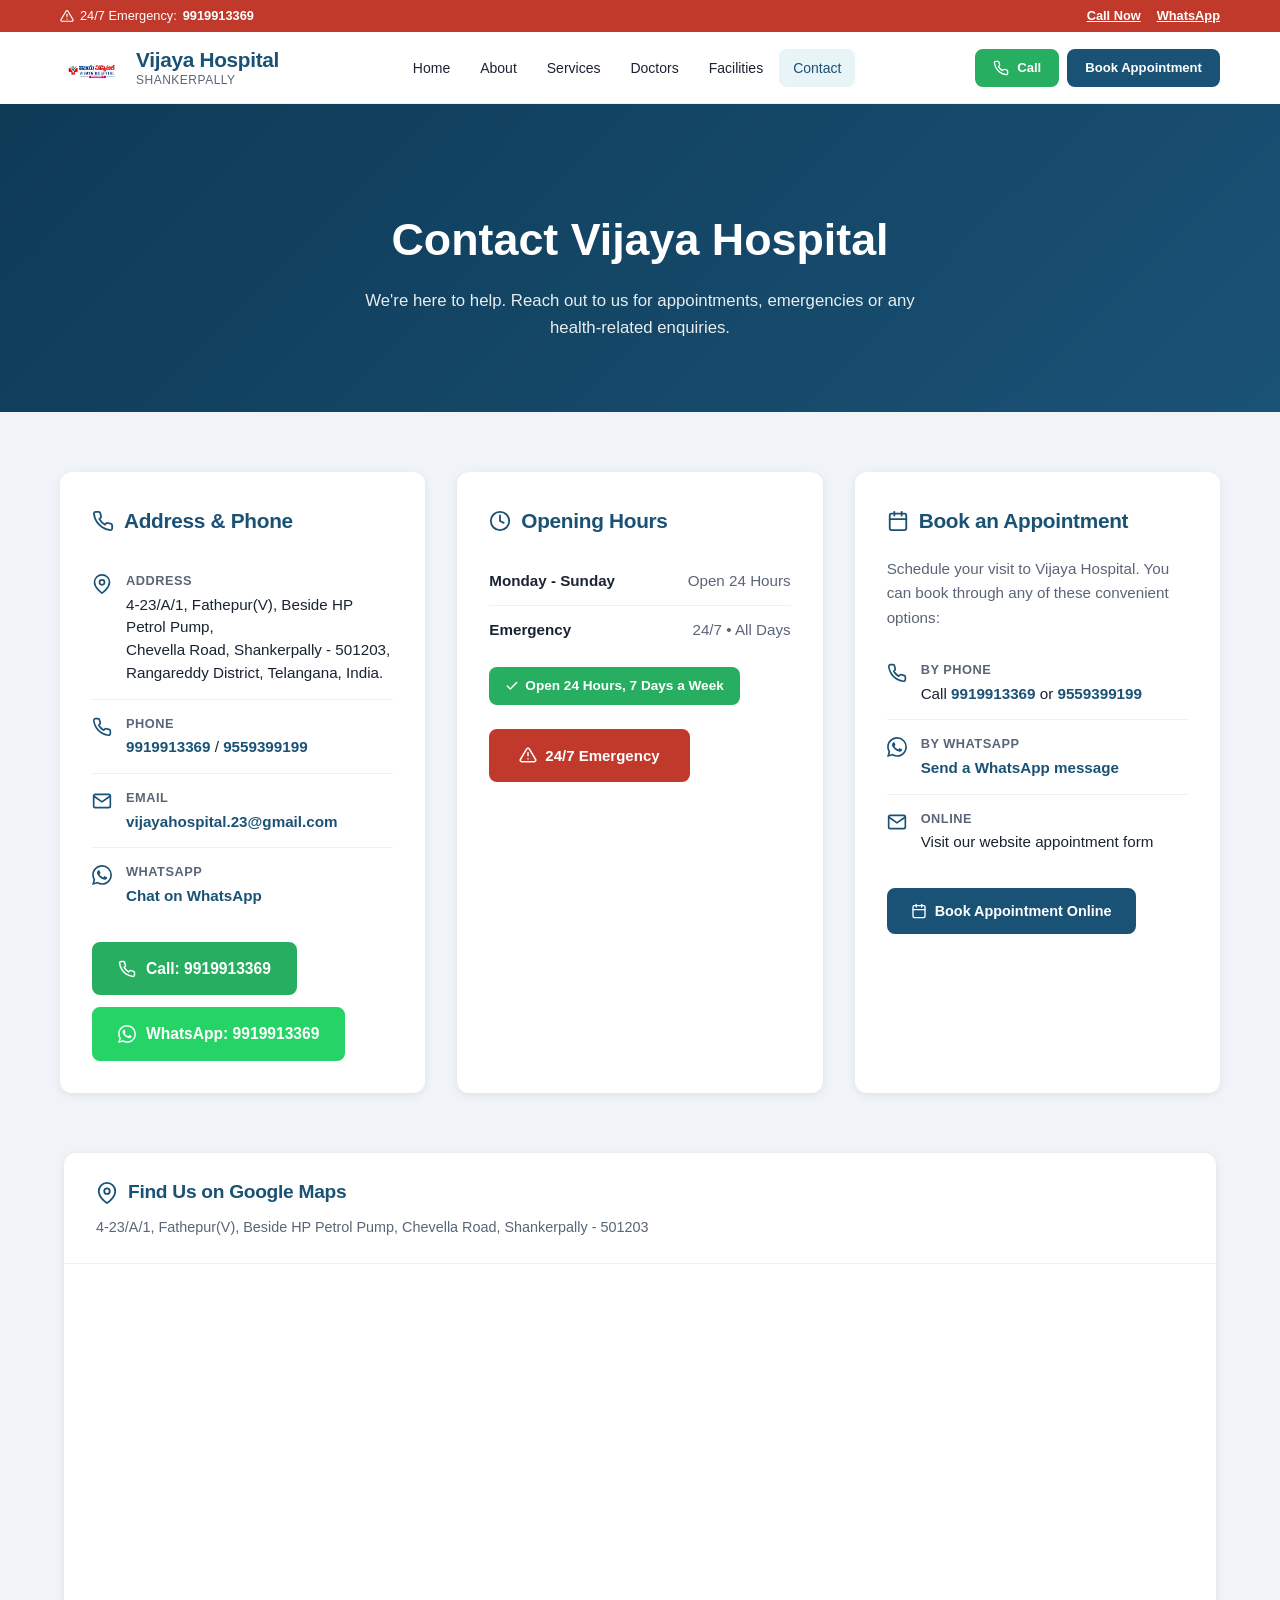
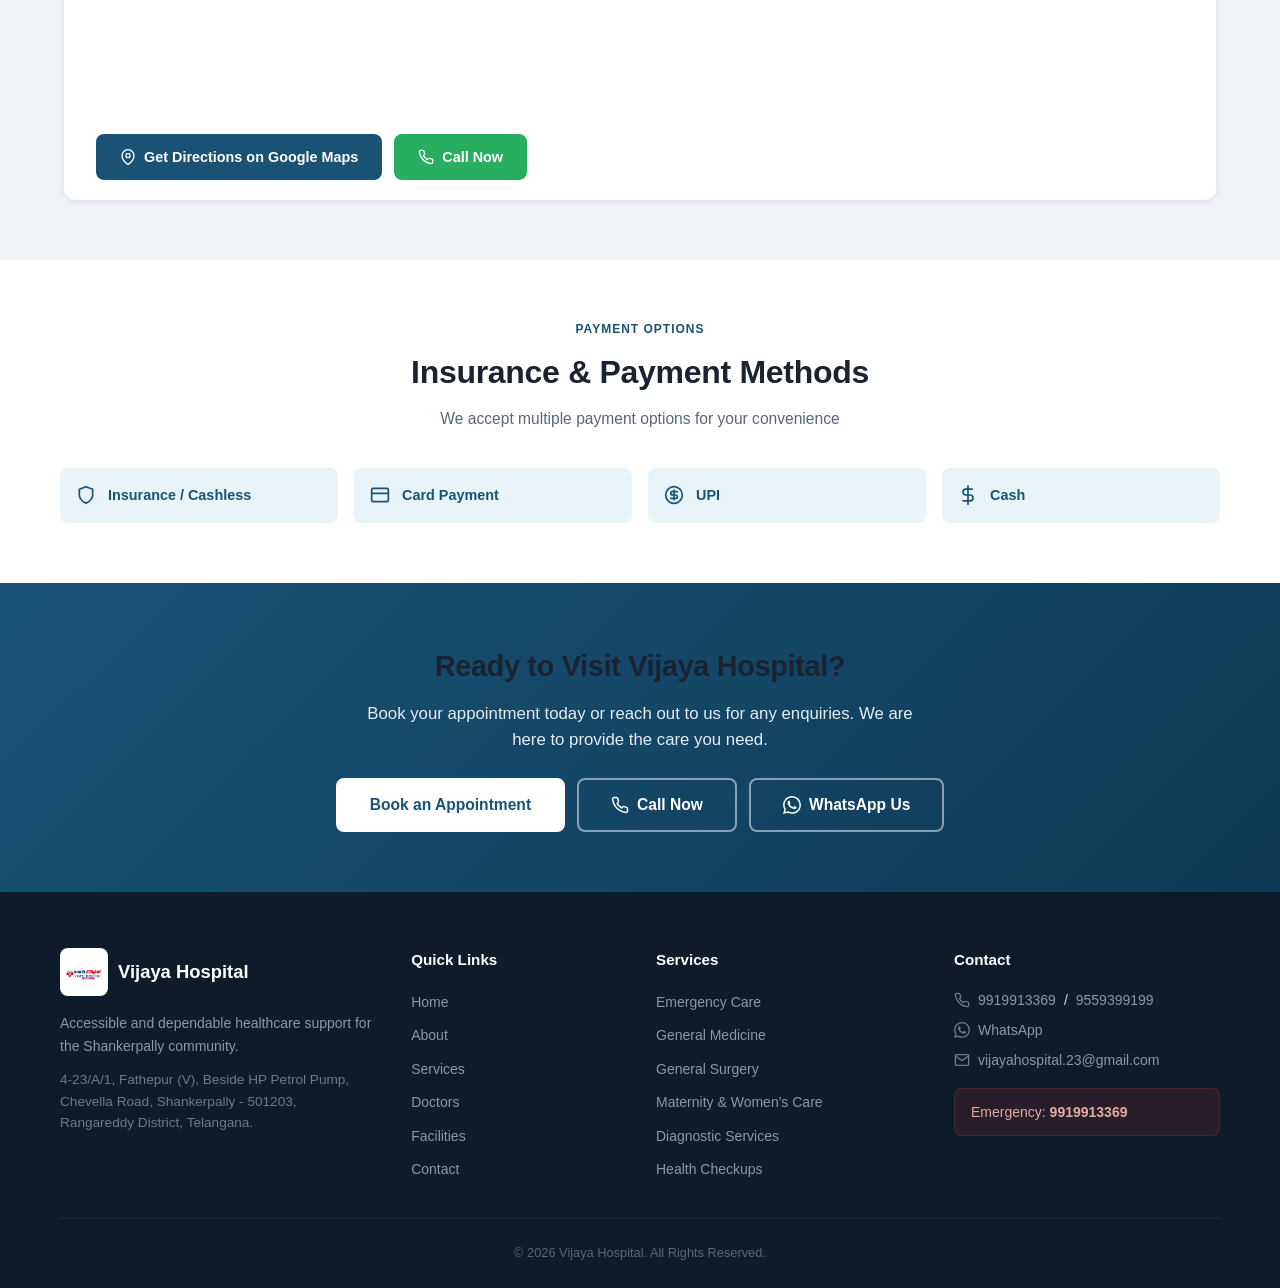
<file: contact/index.html>
<!DOCTYPE html>
<html lang="en">
<head>
    <meta charset="UTF-8">
    <meta name="viewport" content="width=device-width, initial-scale=1.0">
    <title>Contact Vijaya Hospital | Shankerpally</title>
    <meta name="description" content="Contact Vijaya Hospital in Shankerpally for appointments, emergencies and enquiries. Call 9919913369 or visit us at Chevella Road, Shankarpally - 501203.">
    <meta name="keywords" content="Vijaya Hospital contact, hospital Shankerpally phone number, Vijaya Hospital Shankarpally address, emergency hospital Chevella Road, hospital appointment Shankarpally">
    <meta name="author" content="Vijaya Hospital">
    <meta name="robots" content="index, follow">
    <meta property="og:title" content="Contact Vijaya Hospital | Shankerpally">
    <meta property="og:description" content="Contact Vijaya Hospital in Shankerpally for appointments, emergencies and enquiries. Call 9919913369 or visit us at Chevella Road, Shankarpally - 501203.">
    <meta property="og:type" content="website">
    <meta property="og:site_name" content="Vijaya Hospital">
    <meta property="og:locale" content="en_IN">
    <meta name="twitter:card" content="summary">
    <meta name="twitter:title" content="Contact Vijaya Hospital | Shankerpally">
    <meta name="twitter:description" content="Contact Vijaya Hospital in Shankerpally for appointments, emergencies and enquiries. Call 9919913369 or visit us at Chevella Road, Shankarpally.">
    <link rel="icon" type="image/png" href="/favicon.png">

    <link rel="canonical" href="https://vijayahospital.pages.dev/contact/">
    <link rel="stylesheet" href="../css/style.css">
    <!-- Google Tag Manager -->
    <script>(function(w,d,s,l,i){w[l]=w[l]||[];w[l].push({'gtm.start':
    new Date().getTime(),event:'gtm.js'});var f=d.getElementsByTagName(s)[0],
    j=d.createElement(s),dl=l!='dataLayer'?'&l='+l:'';j.async=true;j.src=
    'https://www.googletagmanager.com/gtm.js?id='+i+dl;f.parentNode.insertBefore(j,f);
    })(window,document,'script','dataLayer','GTM-T2W6V6Z4');</script>
    <!-- End Google Tag Manager -->
    <link rel="preconnect" href="https://fonts.googleapis.com">
    <link rel="preconnect" href="https://fonts.gstatic.com" crossorigin>
    <link href="https://fonts.googleapis.com/css2?family=Inter:wght@400;500;600;700&display=swap" rel="stylesheet" media="print" onload="this.media='all'">
    <noscript><link href="https://fonts.googleapis.com/css2?family=Inter:wght@400;500;600;700&display=swap" rel="stylesheet"></noscript>
    <!-- Structured Data -->
    <script type="application/ld+json">
    {
        "@context": "https://schema.org",
        "@type": "Hospital",
        "name": "Vijaya Hospital",
        "address": {
            "@type": "PostalAddress",
            "streetAddress": "4-23/A/1, Fathepur(V), Beside HP Petrol Pump, Chevella Road",
            "addressLocality": "Shankarpally",
            "addressRegion": "Telangana",
            "postalCode": "501203",
            "addressCountry": "IN"
        },
        "telephone": ["+919919913369", "+919559399199"],
        "email": "vijayahospital.23@gmail.com",
        "url": "https://vijayahospital.pages.dev",
        "openingHours": "Mo-Su 00:00-23:59",
        "hasMap": "https://maps.google.com/?q=Vijaya+Hospital+Shankerpally"
    }
    </script>
    <style>
        .contact-hero {
            background: linear-gradient(135deg, var(--clr-primary-dark) 0%, var(--clr-primary) 100%);
            color: var(--clr-white);
            padding: 80px 0 60px;
            text-align: center;
        }
        .contact-hero h1 {
            font-size: 2.2rem;
            font-weight: 700;
            margin-bottom: 12px;
        }
        .contact-hero p {
            font-size: 1.05rem;
            opacity: 0.9;
            max-width: 600px;
            margin: 0 auto;
        }
        .contact-body { background: var(--clr-bg-alt); padding: 60px 0; }
        .contact-grid {
            display: grid;
            grid-template-columns: 1fr;
            gap: 32px;
        }
        .contact-card {
            background: var(--clr-white);
            border-radius: var(--r-lg);
            padding: 32px;
            box-shadow: var(--sh);
        }
        .contact-card h2 {
            font-size: 1.3rem;
            color: var(--clr-primary);
            margin-bottom: 20px;
            display: flex;
            align-items: center;
            gap: 10px;
        }
        .contact-card h2 svg { flex-shrink: 0; color: var(--clr-primary); }
        .contact-info-list { list-style: none; }
        .contact-info-list li {
            display: flex;
            align-items: flex-start;
            gap: 14px;
            padding: 14px 0;
            border-bottom: 1px solid var(--clr-border-light);
        }
        .contact-info-list li:last-child { border-bottom: none; }
        .contact-info-list li svg { flex-shrink: 0; color: var(--clr-primary); margin-top: 3px; }
        .contact-info-list .info-label {
            font-size: 0.8rem;
            font-weight: 600;
            color: var(--clr-text-light);
            text-transform: uppercase;
            letter-spacing: 0.5px;
            margin-bottom: 2px;
        }
        .contact-info-list .info-value {
            font-size: 0.95rem;
            color: var(--clr-text);
            line-height: 1.5;
        }
        .contact-info-list .info-value a {
            color: var(--clr-primary);
            text-decoration: none;
            font-weight: 600;
        }
        .contact-info-list .info-value a:hover { text-decoration: underline; }
        .contact-buttons {
            display: flex;
            flex-wrap: wrap;
            gap: 12px;
            margin-top: 20px;
        }
        .hours-list { list-style: none; }
        .hours-list li {
            display: flex;
            justify-content: space-between;
            padding: 12px 0;
            border-bottom: 1px solid var(--clr-border-light);
            font-size: 0.95rem;
        }
        .hours-list li:last-child { border-bottom: none; }
        .hours-list .day { font-weight: 600; color: var(--clr-text); }
        .hours-list .time { color: var(--clr-text-light); }
        .hours-badge {
            display: inline-flex;
            align-items: center;
            gap: 6px;
            background: var(--clr-green);
            color: var(--clr-white);
            padding: 8px 16px;
            border-radius: var(--r);
            font-size: 0.85rem;
            font-weight: 600;
            margin-top: 12px;
        }
        .map-section { background: var(--clr-bg-alt); padding: 0 0 60px; }
        .map-section .container { padding: 0 24px; }
        .map-card {
            background: var(--clr-white);
            border-radius: var(--r-lg);
            overflow: hidden;
            box-shadow: var(--sh);
        }
        .map-card-header {
            padding: 24px 32px;
            border-bottom: 1px solid var(--clr-border-light);
        }
        .map-card-header h2 {
            font-size: 1.2rem;
            color: var(--clr-primary);
            margin-bottom: 8px;
            display: flex;
            align-items: center;
            gap: 10px;
        }
        .map-card-header p {
            color: var(--clr-text-light);
            font-size: 0.9rem;
        }
        .map-card iframe {
            width: 100%;
            height: 400px;
            border: 0;
            display: block;
        }
        .map-card-footer {
            padding: 20px 32px;
            display: flex;
            flex-wrap: wrap;
            gap: 12px;
            align-items: center;
        }
        .payment-section { background: var(--clr-bg); padding: 60px 0; }
        .payment-grid {
            display: grid;
            grid-template-columns: repeat(2, 1fr);
            gap: 16px;
            margin-top: 20px;
        }
        .payment-item {
            display: flex;
            align-items: center;
            gap: 12px;
            padding: 16px;
            background: var(--clr-primary-light);
            border-radius: var(--r);
            font-weight: 600;
            font-size: 0.9rem;
            color: var(--clr-primary);
        }
        .payment-item svg { flex-shrink: 0; }
        .appointment-cta {
            background: linear-gradient(135deg, var(--clr-primary) 0%, var(--clr-primary-dark) 100%);
            color: var(--clr-white);
            padding: 60px 0;
            text-align: center;
        }
        .appointment-cta h2 {
            font-size: 1.8rem;
            margin-bottom: 12px;
        }
        .appointment-cta p {
            font-size: 1.05rem;
            opacity: 0.9;
            max-width: 550px;
            margin: 0 auto 24px;
        }
        .appointment-cta .cta-buttons {
            display: flex;
            flex-wrap: wrap;
            gap: 12px;
            justify-content: center;
        }
        .btn-cta-primary {
            background: var(--clr-white);
            color: var(--clr-primary);
            border: 2px solid var(--clr-white);
        }
        .btn-cta-primary:hover {
            background: transparent;
            color: var(--clr-white);
            border-color: var(--clr-white);
        }
        .btn-cta-secondary {
            background: transparent;
            color: var(--clr-white);
            border: 2px solid rgba(255,255,255,0.5);
        }
        .btn-cta-secondary:hover {
            background: var(--clr-white);
            color: var(--clr-primary);
            border-color: var(--clr-white);
        }
        @media (min-width: 768px) {
            .contact-hero { padding: 100px 0 70px; }
            .contact-hero h1 { font-size: 2.6rem; }
            .contact-grid { grid-template-columns: 1fr 1fr; }
            .payment-grid { grid-template-columns: repeat(4, 1fr); }
            .map-card iframe { height: 450px; }
        }
        @media (min-width: 1024px) {
            .contact-grid { grid-template-columns: 1fr 1fr 1fr; }
            .contact-hero h1 { font-size: 2.8rem; }
        }
    </style>
</head>
<body>
    <!-- Google Tag Manager (noscript) -->
    <noscript><iframe src="https://www.googletagmanager.com/ns.html?id=GTM-T2W6V6Z4"
    height="0" width="0" style="display:none;visibility:hidden"></iframe></noscript>
    <!-- End Google Tag Manager (noscript) -->

    <!-- Header -->
    <header class="header" id="header">
        <div class="header-emergency-strip">
            <div class="container header-emergency-inner">
                <span class="header-emergency-text">
                    <svg width="14" height="14" viewBox="0 0 24 24" fill="none" stroke="currentColor" stroke-width="2" stroke-linecap="round" stroke-linejoin="round"><path d="M10.29 3.86L1.82 18a2 2 0 0 0 1.71 3h16.94a2 2 0 0 0 1.71-3L13.71 3.86a2 2 0 0 0-3.42 0z"></path><line x1="12" y1="9" x2="12" y2="13"></line><line x1="12" y1="17" x2="12.01" y2="17"></line></svg>
                    24/7 Emergency: <a href="tel:+919919913369">9919913369</a>
                </span>
                <div class="header-emergency-actions">
                    <a href="tel:+919919913369" class="header-emergency-link">Call Now</a>
                    <a href="https://wa.me/919919913369" class="header-emergency-link" target="_blank" rel="noopener">WhatsApp</a>
                </div>
            </div>
        </div>
        <div class="container header-main">
            <a href="../index.html" class="logo" aria-label="Vijaya Hospital Home">
                <img src="../assets/images/logo.png" alt="Vijaya Hospital Shankerpally logo" width="60" height="60">
                <div class="logo-text">
                    <span class="logo-name">Vijaya Hospital</span>
                    <span class="logo-tagline">Shankerpally</span>
                </div>
            </a>
            <nav class="nav" id="nav" aria-label="Main navigation">
                <ul class="nav-list" id="navList">
                    <li><a href="../index.html" class="nav-link">Home</a></li>
                    <li><a href="../index.html#about" class="nav-link">About</a></li>
                    <li><a href="../index.html#services" class="nav-link">Services</a></li>
                    <li><a href="../index.html#medical-team" class="nav-link">Doctors</a></li>
                    <li><a href="../index.html#facilities" class="nav-link">Facilities</a></li>
                    <li><a href="index.html" class="nav-link active">Contact</a></li>
                </ul>
            </nav>
            <div class="header-actions">
                <a href="tel:+919919913369" class="btn btn-call" aria-label="Call Vijaya Hospital">
                    <svg width="16" height="16" viewBox="0 0 24 24" fill="none" stroke="currentColor" stroke-width="2" stroke-linecap="round" stroke-linejoin="round"><path d="M22 16.92v3a2 2 0 0 1-2.18 2 19.79 19.79 0 0 1-8.63-3.07 19.5 19.5 0 0 1-6-6 19.79 19.79 0 0 1-3.07-8.67A2 2 0 0 1 4.11 2h3a2 2 0 0 1 2 1.72c.127.96.361 1.903.7 2.81a2 2 0 0 1-.45 2.11L8.09 9.91a16 16 0 0 0 6 6l1.27-1.27a2 2 0 0 1 2.11-.45c.907.339 1.85.573 2.81.7A2 2 0 0 1 22 16.92z"></path></svg>
                    Call
                </a>
                <a href="../index.html#appointment" class="btn btn-primary">Book Appointment</a>
            </div>
            <button class="hamburger" id="hamburger" aria-label="Toggle navigation menu" aria-expanded="false">
                <span class="hamburger-line"></span>
                <span class="hamburger-line"></span>
                <span class="hamburger-line"></span>
            </button>
        </div>
    </header>

    <main>

        <!-- Contact Hero -->
        <section class="contact-hero">
            <div class="container">
                <h1>Contact Vijaya Hospital</h1>
                <p>We're here to help. Reach out to us for appointments, emergencies or any health-related enquiries.</p>
            </div>
        </section>

        <!-- Contact Details -->
        <section class="contact-body">
            <div class="container">
                <div class="contact-grid">

                    <!-- Address & Phone -->
                    <div class="contact-card">
                        <h2>
                            <svg width="22" height="22" viewBox="0 0 24 24" fill="none" stroke="currentColor" stroke-width="2" stroke-linecap="round" stroke-linejoin="round"><path d="M22 16.92v3a2 2 0 0 1-2.18 2 19.79 19.79 0 0 1-8.63-3.07 19.5 19.5 0 0 1-6-6 19.79 19.79 0 0 1-3.07-8.67A2 2 0 0 1 4.11 2h3a2 2 0 0 1 2 1.72c.127.96.361 1.903.7 2.81a2 2 0 0 1-.45 2.11L8.09 9.91a16 16 0 0 0 6 6l1.27-1.27a2 2 0 0 1 2.11-.45c.907.339 1.85.573 2.81.7A2 2 0 0 1 22 16.92z"></path></svg>
                            Address &amp; Phone
                        </h2>
                        <ul class="contact-info-list">
                            <li>
                                <svg width="20" height="20" viewBox="0 0 24 24" fill="none" stroke="currentColor" stroke-width="2" stroke-linecap="round" stroke-linejoin="round"><path d="M21 10c0 7-9 13-9 13s-9-6-9-13a9 9 0 0 1 18 0z"></path><circle cx="12" cy="10" r="3"></circle></svg>
                                <div>
                                    <div class="info-label">Address</div>
                                    <div class="info-value">4-23/A/1, Fathepur(V), Beside HP Petrol Pump,<br>Chevella Road, Shankerpally - 501203,<br>Rangareddy District, Telangana, India.</div>
                                </div>
                            </li>
                            <li>
                                <svg width="20" height="20" viewBox="0 0 24 24" fill="none" stroke="currentColor" stroke-width="2" stroke-linecap="round" stroke-linejoin="round"><path d="M22 16.92v3a2 2 0 0 1-2.18 2 19.79 19.79 0 0 1-8.63-3.07 19.5 19.5 0 0 1-6-6 19.79 19.79 0 0 1-3.07-8.67A2 2 0 0 1 4.11 2h3a2 2 0 0 1 2 1.72c.127.96.361 1.903.7 2.81a2 2 0 0 1-.45 2.11L8.09 9.91a16 16 0 0 0 6 6l1.27-1.27a2 2 0 0 1 2.11-.45c.907.339 1.85.573 2.81.7A2 2 0 0 1 22 16.92z"></path></svg>
                                <div>
                                    <div class="info-label">Phone</div>
                                    <div class="info-value"><a href="tel:+919919913369">9919913369</a> / <a href="tel:+919559399199">9559399199</a></div>
                                </div>
                            </li>
                            <li>
                                <svg width="20" height="20" viewBox="0 0 24 24" fill="none" stroke="currentColor" stroke-width="2" stroke-linecap="round" stroke-linejoin="round"><path d="M4 4h16c1.1 0 2 .9 2 2v12c0 1.1-.9 2-2 2H4c-1.1 0-2-.9-2-2V6c0-1.1.9-2 2-2z"></path><polyline points="22,6 12,13 2,6"></polyline></svg>
                                <div>
                                    <div class="info-label">Email</div>
                                    <div class="info-value"><a href="mailto:vijayahospital.23@gmail.com">vijayahospital.23@gmail.com</a></div>
                                </div>
                            </li>
                            <li>
                                <svg width="20" height="20" viewBox="0 0 24 24" fill="currentColor"><path d="M17.472 14.382c-.297-.149-1.758-.867-2.03-.967-.273-.099-.471-.148-.67.15-.197.297-.767.966-.94 1.164-.173.199-.347.223-.644.075-.297-.15-1.255-.463-2.39-1.475-.883-.788-1.48-1.761-1.653-2.059-.173-.297-.018-.458.13-.606.134-.133.298-.347.446-.52.149-.174.198-.298.298-.497.099-.198.05-.371-.025-.52-.075-.149-.669-1.612-.916-2.207-.242-.579-.487-.5-.669-.51-.173-.008-.371-.01-.57-.01-.198 0-.52.074-.792.372-.272.297-1.04 1.016-1.04 2.479 0 1.462 1.065 2.875 1.213 3.074.149.198 2.096 3.2 5.077 4.487.709.306 1.262.489 1.694.625.712.227 1.36.195 1.871.118.571-.085 1.758-.719 2.006-1.413.248-.694.248-1.289.173-1.413-.074-.124-.272-.198-.57-.347m-5.421 7.403h-.004a9.87 9.87 0 01-5.031-1.378l-.361-.214-3.741.982.998-3.648-.235-.374a9.86 9.86 0 01-1.51-5.26c.001-5.45 4.436-9.884 9.888-9.884 2.64 0 5.122 1.03 6.988 2.898a9.825 9.825 0 012.893 6.994c-.003 5.45-4.437 9.884-9.885 9.884m8.413-18.297A11.815 11.815 0 0012.05 0C5.495 0 .16 5.335.157 11.892c0 2.096.547 4.142 1.588 5.945L.057 24l6.305-1.654a11.882 11.882 0 005.683 1.448h.005c6.554 0 11.89-5.335 11.893-11.893a11.821 11.821 0 00-3.48-8.413z"/></svg>
                                <div>
                                    <div class="info-label">WhatsApp</div>
                                    <div class="info-value"><a href="https://wa.me/919919913369" target="_blank" rel="noopener">Chat on WhatsApp</a></div>
                                </div>
                            </li>
                        </ul>
                        <div class="contact-buttons">
                            <a href="tel:+919919913369" class="btn btn-call-lg">
                                <svg width="18" height="18" viewBox="0 0 24 24" fill="none" stroke="currentColor" stroke-width="2" stroke-linecap="round" stroke-linejoin="round"><path d="M22 16.92v3a2 2 0 0 1-2.18 2 19.79 19.79 0 0 1-8.63-3.07 19.5 19.5 0 0 1-6-6 19.79 19.79 0 0 1-3.07-8.67A2 2 0 0 1 4.11 2h3a2 2 0 0 1 2 1.72c.127.96.361 1.903.7 2.81a2 2 0 0 1-.45 2.11L8.09 9.91a16 16 0 0 0 6 6l1.27-1.27a2 2 0 0 1 2.11-.45c.907.339 1.85.573 2.81.7A2 2 0 0 1 22 16.92z"></path></svg>
                                Call: 9919913369
                            </a>
                            <a href="https://wa.me/919919913369" class="btn btn-whatsapp-lg" target="_blank" rel="noopener">
                                <svg width="18" height="18" viewBox="0 0 24 24" fill="currentColor"><path d="M17.472 14.382c-.297-.149-1.758-.867-2.03-.967-.273-.099-.471-.148-.67.15-.197.297-.767.966-.94 1.164-.173.199-.347.223-.644.075-.297-.15-1.255-.463-2.39-1.475-.883-.788-1.48-1.761-1.653-2.059-.173-.297-.018-.458.13-.606.134-.133.298-.347.446-.52.149-.174.198-.298.298-.497.099-.198.05-.371-.025-.52-.075-.149-.669-1.612-.916-2.207-.242-.579-.487-.5-.669-.51-.173-.008-.371-.01-.57-.01-.198 0-.52.074-.792.372-.272.297-1.04 1.016-1.04 2.479 0 1.462 1.065 2.875 1.213 3.074.149.198 2.096 3.2 5.077 4.487.709.306 1.262.489 1.694.625.712.227 1.36.195 1.871.118.571-.085 1.758-.719 2.006-1.413.248-.694.248-1.289.173-1.413-.074-.124-.272-.198-.57-.347m-5.421 7.403h-.004a9.87 9.87 0 01-5.031-1.378l-.361-.214-3.741.982.998-3.648-.235-.374a9.86 9.86 0 01-1.51-5.26c.001-5.45 4.436-9.884 9.888-9.884 2.64 0 5.122 1.03 6.988 2.898a9.825 9.825 0 012.893 6.994c-.003 5.45-4.437 9.884-9.885 9.884m8.413-18.297A11.815 11.815 0 0012.05 0C5.495 0 .16 5.335.157 11.892c0 2.096.547 4.142 1.588 5.945L.057 24l6.305-1.654a11.882 11.882 0 005.683 1.448h.005c6.554 0 11.89-5.335 11.893-11.893a11.821 11.821 0 00-3.48-8.413z"/></svg>
                                WhatsApp: 9919913369
                            </a>
                        </div>
                    </div>

                    <!-- Opening Hours -->
                    <div class="contact-card">
                        <h2>
                            <svg width="22" height="22" viewBox="0 0 24 24" fill="none" stroke="currentColor" stroke-width="2" stroke-linecap="round" stroke-linejoin="round"><circle cx="12" cy="12" r="10"></circle><polyline points="12 6 12 12 16 14"></polyline></svg>
                            Opening Hours
                        </h2>
                        <ul class="hours-list">
                            <li>
                                <span class="day">Monday - Sunday</span>
                                <span class="time">Open 24 Hours</span>
                            </li>
                            <li>
                                <span class="day">Emergency</span>
                                <span class="time">24/7 &bull; All Days</span>
                            </li>
                        </ul>
                        <div class="hours-badge">
                            <svg width="14" height="14" viewBox="0 0 24 24" fill="none" stroke="currentColor" stroke-width="2.5" stroke-linecap="round" stroke-linejoin="round"><polyline points="20 6 9 17 4 12"></polyline></svg>
                            Open 24 Hours, 7 Days a Week
                        </div>
                        <div class="contact-buttons" style="margin-top: 24px;">
                            <a href="tel:+919919913369" class="btn btn-emergency-lg">
                                <svg width="18" height="18" viewBox="0 0 24 24" fill="none" stroke="currentColor" stroke-width="2" stroke-linecap="round" stroke-linejoin="round"><path d="M10.29 3.86L1.82 18a2 2 0 0 0 1.71 3h16.94a2 2 0 0 0 1.71-3L13.71 3.86a2 2 0 0 0-3.42 0z"></path><line x1="12" y1="9" x2="12" y2="13"></line><line x1="12" y1="17" x2="12.01" y2="17"></line></svg>
                                24/7 Emergency
                            </a>
                        </div>
                    </div>

                    <!-- Appointment Info -->
                    <div class="contact-card">
                        <h2>
                            <svg width="22" height="22" viewBox="0 0 24 24" fill="none" stroke="currentColor" stroke-width="2" stroke-linecap="round" stroke-linejoin="round"><rect x="3" y="4" width="18" height="18" rx="2" ry="2"></rect><line x1="16" y1="2" x2="16" y2="6"></line><line x1="8" y1="2" x2="8" y2="6"></line><line x1="3" y1="10" x2="21" y2="10"></line></svg>
                            Book an Appointment
                        </h2>
                        <p style="color: var(--clr-text-light); margin-bottom: 16px; font-size: 0.95rem; line-height: 1.6;">Schedule your visit to Vijaya Hospital. You can book through any of these convenient options:</p>
                        <ul class="contact-info-list">
                            <li>
                                <svg width="20" height="20" viewBox="0 0 24 24" fill="none" stroke="currentColor" stroke-width="2" stroke-linecap="round" stroke-linejoin="round"><path d="M22 16.92v3a2 2 0 0 1-2.18 2 19.79 19.79 0 0 1-8.63-3.07 19.5 19.5 0 0 1-6-6 19.79 19.79 0 0 1-3.07-8.67A2 2 0 0 1 4.11 2h3a2 2 0 0 1 2 1.72c.127.96.361 1.903.7 2.81a2 2 0 0 1-.45 2.11L8.09 9.91a16 16 0 0 0 6 6l1.27-1.27a2 2 0 0 1 2.11-.45c.907.339 1.85.573 2.81.7A2 2 0 0 1 22 16.92z"></path></svg>
                                <div>
                                    <div class="info-label">By Phone</div>
                                    <div class="info-value">Call <a href="tel:+919919913369">9919913369</a> or <a href="tel:+919559399199">9559399199</a></div>
                                </div>
                            </li>
                            <li>
                                <svg width="20" height="20" viewBox="0 0 24 24" fill="currentColor"><path d="M17.472 14.382c-.297-.149-1.758-.867-2.03-.967-.273-.099-.471-.148-.67.15-.197.297-.767.966-.94 1.164-.173.199-.347.223-.644.075-.297-.15-1.255-.463-2.39-1.475-.883-.788-1.48-1.761-1.653-2.059-.173-.297-.018-.458.13-.606.134-.133.298-.347.446-.52.149-.174.198-.298.298-.497.099-.198.05-.371-.025-.52-.075-.149-.669-1.612-.916-2.207-.242-.579-.487-.5-.669-.51-.173-.008-.371-.01-.57-.01-.198 0-.52.074-.792.372-.272.297-1.04 1.016-1.04 2.479 0 1.462 1.065 2.875 1.213 3.074.149.198 2.096 3.2 5.077 4.487.709.306 1.262.489 1.694.625.712.227 1.36.195 1.871.118.571-.085 1.758-.719 2.006-1.413.248-.694.248-1.289.173-1.413-.074-.124-.272-.198-.57-.347m-5.421 7.403h-.004a9.87 9.87 0 01-5.031-1.378l-.361-.214-3.741.982.998-3.648-.235-.374a9.86 9.86 0 01-1.51-5.26c.001-5.45 4.436-9.884 9.888-9.884 2.64 0 5.122 1.03 6.988 2.898a9.825 9.825 0 012.893 6.994c-.003 5.45-4.437 9.884-9.885 9.884m8.413-18.297A11.815 11.815 0 0012.05 0C5.495 0 .16 5.335.157 11.892c0 2.096.547 4.142 1.588 5.945L.057 24l6.305-1.654a11.882 11.882 0 005.683 1.448h.005c6.554 0 11.89-5.335 11.893-11.893a11.821 11.821 0 00-3.48-8.413z"/></svg>
                                <div>
                                    <div class="info-label">By WhatsApp</div>
                                    <div class="info-value"><a href="https://wa.me/919919913369" target="_blank" rel="noopener">Send a WhatsApp message</a></div>
                                </div>
                            </li>
                            <li>
                                <svg width="20" height="20" viewBox="0 0 24 24" fill="none" stroke="currentColor" stroke-width="2" stroke-linecap="round" stroke-linejoin="round"><path d="M4 4h16c1.1 0 2 .9 2 2v12c0 1.1-.9 2-2 2H4c-1.1 0-2-.9-2-2V6c0-1.1.9-2 2-2z"></path><polyline points="22,6 12,13 2,6"></polyline></svg>
                                <div>
                                    <div class="info-label">Online</div>
                                    <div class="info-value">Visit our website appointment form</div>
                                </div>
                            </li>
                        </ul>
                        <div class="contact-buttons">
                            <a href="../index.html#appointment" class="btn btn-primary">
                                <svg width="16" height="16" viewBox="0 0 24 24" fill="none" stroke="currentColor" stroke-width="2" stroke-linecap="round" stroke-linejoin="round"><rect x="3" y="4" width="18" height="18" rx="2" ry="2"></rect><line x1="16" y1="2" x2="16" y2="6"></line><line x1="8" y1="2" x2="8" y2="6"></line><line x1="3" y1="10" x2="21" y2="10"></line></svg>
                                Book Appointment Online
                            </a>
                        </div>
                    </div>

                </div>
            </div>
        </section>

        <!-- Map Section -->
        <section class="map-section">
            <div class="container">
                <div class="map-card">
                    <div class="map-card-header">
                        <h2>
                            <svg width="22" height="22" viewBox="0 0 24 24" fill="none" stroke="currentColor" stroke-width="2" stroke-linecap="round" stroke-linejoin="round"><path d="M21 10c0 7-9 13-9 13s-9-6-9-13a9 9 0 0 1 18 0z"></path><circle cx="12" cy="10" r="3"></circle></svg>
                            Find Us on Google Maps
                        </h2>
                        <p>4-23/A/1, Fathepur(V), Beside HP Petrol Pump, Chevella Road, Shankerpally - 501203</p>
                    </div>
                    <iframe src="https://www.google.com/maps/embed?pb=!1m18!1m12!1m3!1d3806.0!2d78.2!3d17.2!2m3!1f0!2f0!3f0!3m2!1i1024!2i768!4f13.1!3m3!1m2!1s0x0%3A0x0!2zVGlqYXlhIEhvc3BpdGFsIFNoYW5rYXJwYWxseQ!5e0!3m2!1sen!2sin!4v1700000000000" width="100%" height="400" style="border:0;" allowfullscreen="" loading="lazy" referrerpolicy="no-referrer-when-downgrade" title="Vijaya Hospital location on Google Maps"></iframe>
                    <div class="map-card-footer">
                        <a href="https://maps.google.com/?q=Vijaya+Hospital+Shankerpally" class="btn btn-primary" target="_blank" rel="noopener">
                            <svg width="16" height="16" viewBox="0 0 24 24" fill="none" stroke="currentColor" stroke-width="2" stroke-linecap="round" stroke-linejoin="round"><path d="M21 10c0 7-9 13-9 13s-9-6-9-13a9 9 0 0 1 18 0z"></path><circle cx="12" cy="10" r="3"></circle></svg>
                            Get Directions on Google Maps
                        </a>
                        <a href="tel:+919919913369" class="btn btn-call">
                            <svg width="16" height="16" viewBox="0 0 24 24" fill="none" stroke="currentColor" stroke-width="2" stroke-linecap="round" stroke-linejoin="round"><path d="M22 16.92v3a2 2 0 0 1-2.18 2 19.79 19.79 0 0 1-8.63-3.07 19.5 19.5 0 0 1-6-6 19.79 19.79 0 0 1-3.07-8.67A2 2 0 0 1 4.11 2h3a2 2 0 0 1 2 1.72c.127.96.361 1.903.7 2.81a2 2 0 0 1-.45 2.11L8.09 9.91a16 16 0 0 0 6 6l1.27-1.27a2 2 0 0 1 2.11-.45c.907.339 1.85.573 2.81.7A2 2 0 0 1 22 16.92z"></path></svg>
                            Call Now
                        </a>
                    </div>
                </div>
            </div>
        </section>

        <!-- Payment Options -->
        <section class="payment-section">
            <div class="container">
                <span class="section-tag section-tag--center">Payment Options</span>
                <h2 style="text-align: center;">Insurance &amp; Payment Methods</h2>
                <p class="section-subtitle" style="text-align: center;">We accept multiple payment options for your convenience</p>
                <div class="payment-grid">
                    <div class="payment-item">
                        <svg width="20" height="20" viewBox="0 0 24 24" fill="none" stroke="currentColor" stroke-width="2" stroke-linecap="round" stroke-linejoin="round"><path d="M12 22s8-4 8-10V5l-8-3-8 3v7c0 6 8 10 8 10z"></path></svg>
                        Insurance / Cashless
                    </div>
                    <div class="payment-item">
                        <svg width="20" height="20" viewBox="0 0 24 24" fill="none" stroke="currentColor" stroke-width="2" stroke-linecap="round" stroke-linejoin="round"><rect x="2" y="4" width="20" height="16" rx="2"></rect><line x1="2" y1="10" x2="22" y2="10"></line></svg>
                        Card Payment
                    </div>
                    <div class="payment-item">
                        <svg width="20" height="20" viewBox="0 0 24 24" fill="none" stroke="currentColor" stroke-width="2" stroke-linecap="round" stroke-linejoin="round"><circle cx="12" cy="12" r="10"></circle><path d="M16 8h-6a2 2 0 1 0 0 4h4a2 2 0 0 1 0 4H8"></path><path d="M12 18V6"></path></svg>
                        UPI
                    </div>
                    <div class="payment-item">
                        <svg width="20" height="20" viewBox="0 0 24 24" fill="none" stroke="currentColor" stroke-width="2" stroke-linecap="round" stroke-linejoin="round"><line x1="12" y1="1" x2="12" y2="23"></line><path d="M17 5H9.5a3.5 3.5 0 0 0 0 7h5a3.5 3.5 0 0 1 0 7H6"></path></svg>
                        Cash
                    </div>
                </div>
            </div>
        </section>

        <!-- Appointment CTA -->
        <section class="appointment-cta">
            <div class="container">
                <h2>Ready to Visit Vijaya Hospital?</h2>
                <p>Book your appointment today or reach out to us for any enquiries. We are here to provide the care you need.</p>
                <div class="cta-buttons">
                    <a href="../index.html#appointment" class="btn btn-cta-primary btn-lg">Book an Appointment</a>
                    <a href="tel:+919919913369" class="btn btn-cta-secondary btn-lg">
                        <svg width="18" height="18" viewBox="0 0 24 24" fill="none" stroke="currentColor" stroke-width="2" stroke-linecap="round" stroke-linejoin="round"><path d="M22 16.92v3a2 2 0 0 1-2.18 2 19.79 19.79 0 0 1-8.63-3.07 19.5 19.5 0 0 1-6-6 19.79 19.79 0 0 1-3.07-8.67A2 2 0 0 1 4.11 2h3a2 2 0 0 1 2 1.72c.127.96.361 1.903.7 2.81a2 2 0 0 1-.45 2.11L8.09 9.91a16 16 0 0 0 6 6l1.27-1.27a2 2 0 0 1 2.11-.45c.907.339 1.85.573 2.81.7A2 2 0 0 1 22 16.92z"></path></svg>
                        Call Now
                    </a>
                    <a href="https://wa.me/919919913369" class="btn btn-cta-secondary btn-lg" target="_blank" rel="noopener">
                        <svg width="18" height="18" viewBox="0 0 24 24" fill="currentColor"><path d="M17.472 14.382c-.297-.149-1.758-.867-2.03-.967-.273-.099-.471-.148-.67.15-.197.297-.767.966-.94 1.164-.173.199-.347.223-.644.075-.297-.15-1.255-.463-2.39-1.475-.883-.788-1.48-1.761-1.653-2.059-.173-.297-.018-.458.13-.606.134-.133.298-.347.446-.52.149-.174.198-.298.298-.497.099-.198.05-.371-.025-.52-.075-.149-.669-1.612-.916-2.207-.242-.579-.487-.5-.669-.51-.173-.008-.371-.01-.57-.01-.198 0-.52.074-.792.372-.272.297-1.04 1.016-1.04 2.479 0 1.462 1.065 2.875 1.213 3.074.149.198 2.096 3.2 5.077 4.487.709.306 1.262.489 1.694.625.712.227 1.36.195 1.871.118.571-.085 1.758-.719 2.006-1.413.248-.694.248-1.289.173-1.413-.074-.124-.272-.198-.57-.347m-5.421 7.403h-.004a9.87 9.87 0 01-5.031-1.378l-.361-.214-3.741.982.998-3.648-.235-.374a9.86 9.86 0 01-1.51-5.26c.001-5.45 4.436-9.884 9.888-9.884 2.64 0 5.122 1.03 6.988 2.898a9.825 9.825 0 012.893 6.994c-.003 5.45-4.437 9.884-9.885 9.884m8.413-18.297A11.815 11.815 0 0012.05 0C5.495 0 .16 5.335.157 11.892c0 2.096.547 4.142 1.588 5.945L.057 24l6.305-1.654a11.882 11.882 0 005.683 1.448h.005c6.554 0 11.89-5.335 11.893-11.893a11.821 11.821 0 00-3.48-8.413z"/></svg>
                        WhatsApp Us
                    </a>
                </div>
            </div>
        </section>

    </main>

    <!-- Footer -->
    <footer class="footer">
        <div class="container">
            <div class="footer-grid">
                <div class="footer-col">
                    <a href="../index.html" class="footer-logo">
                        <img src="../assets/images/logo.png" alt="Vijaya Hospital Shankerpally logo" width="48" height="48">
                        <span>Vijaya Hospital</span>
                    </a>
                    <p class="footer-tagline">Accessible and dependable healthcare support for the Shankerpally community.</p>
                    <p class="footer-address">4-23/A/1, Fathepur (V), Beside HP Petrol Pump,<br>Chevella Road, Shankerpally - 501203,<br>Rangareddy District, Telangana.</p>
                </div>
                <div class="footer-col">
                    <h4>Quick Links</h4>
                    <ul>
                        <li><a href="../index.html">Home</a></li>
                        <li><a href="../index.html#about">About</a></li>
                        <li><a href="../index.html#services">Services</a></li>
                        <li><a href="../index.html#medical-team">Doctors</a></li>
                        <li><a href="../index.html#facilities">Facilities</a></li>
                        <li><a href="index.html">Contact</a></li>
                    </ul>
                </div>
                <div class="footer-col">
                    <h4>Services</h4>
                    <ul>
                        <li><a href="../index.html#services">Emergency Care</a></li>
                        <li><a href="../index.html#services">General Medicine</a></li>
                        <li><a href="../index.html#services">General Surgery</a></li>
                        <li><a href="../index.html#services">Maternity &amp; Women's Care</a></li>
                        <li><a href="../index.html#services">Diagnostic Services</a></li>
                        <li><a href="../index.html#services">Health Checkups</a></li>
                    </ul>
                </div>
                <div class="footer-col">
                    <h4>Contact</h4>
                    <ul class="footer-contact">
                        <li>
                            <svg width="16" height="16" viewBox="0 0 24 24" fill="none" stroke="currentColor" stroke-width="2" stroke-linecap="round" stroke-linejoin="round"><path d="M22 16.92v3a2 2 0 0 1-2.18 2 19.79 19.79 0 0 1-8.63-3.07 19.5 19.5 0 0 1-6-6 19.79 19.79 0 0 1-3.07-8.67A2 2 0 0 1 4.11 2h3a2 2 0 0 1 2 1.72c.127.96.361 1.903.7 2.81a2 2 0 0 1-.45 2.11L8.09 9.91a16 16 0 0 0 6 6l1.27-1.27a2 2 0 0 1 2.11-.45c.907.339 1.85.573 2.81.7A2 2 0 0 1 22 16.92z"></path></svg>
                            <a href="tel:+919919913369">9919913369</a> / <a href="tel:+919559399199">9559399199</a>
                        </li>
                        <li>
                            <svg width="16" height="16" viewBox="0 0 24 24" fill="currentColor"><path d="M17.472 14.382c-.297-.149-1.758-.867-2.03-.967-.273-.099-.471-.148-.67.15-.197.297-.767.966-.94 1.164-.173.199-.347.223-.644.075-.297-.15-1.255-.463-2.39-1.475-.883-.788-1.48-1.761-1.653-2.059-.173-.297-.018-.458.13-.606.134-.133.298-.347.446-.52.149-.174.198-.298.298-.497.099-.198.05-.371-.025-.52-.075-.149-.669-1.612-.916-2.207-.242-.579-.487-.5-.669-.51-.173-.008-.371-.01-.57-.01-.198 0-.52.074-.792.372-.272.297-1.04 1.016-1.04 2.479 0 1.462 1.065 2.875 1.213 3.074.149.198 2.096 3.2 5.077 4.487.709.306 1.262.489 1.694.625.712.227 1.36.195 1.871.118.571-.085 1.758-.719 2.006-1.413.248-.694.248-1.289.173-1.413-.074-.124-.272-.198-.57-.347m-5.421 7.403h-.004a9.87 9.87 0 01-5.031-1.378l-.361-.214-3.741.982.998-3.648-.235-.374a9.86 9.86 0 01-1.51-5.26c.001-5.45 4.436-9.884 9.888-9.884 2.64 0 5.122 1.03 6.988 2.898a9.825 9.825 0 012.893 6.994c-.003 5.45-4.437 9.884-9.885 9.884m8.413-18.297A11.815 11.815 0 0012.05 0C5.495 0 .16 5.335.157 11.892c0 2.096.547 4.142 1.588 5.945L.057 24l6.305-1.654a11.882 11.882 0 005.683 1.448h.005c6.554 0 11.89-5.335 11.893-11.893a11.821 11.821 0 00-3.48-8.413z"/></svg>
                            <a href="https://wa.me/919919913369" target="_blank" rel="noopener">WhatsApp</a>
                        </li>
                        <li>
                            <svg width="16" height="16" viewBox="0 0 24 24" fill="none" stroke="currentColor" stroke-width="2" stroke-linecap="round" stroke-linejoin="round"><path d="M4 4h16c1.1 0 2 .9 2 2v12c0 1.1-.9 2-2 2H4c-1.1 0-2-.9-2-2V6c0-1.1.9-2 2-2z"></path><polyline points="22,6 12,13 2,6"></polyline></svg>
                            <a href="mailto:vijayahospital.23@gmail.com">vijayahospital.23@gmail.com</a>
                        </li>
                    </ul>
                    <div class="footer-emergency">
                        <p>Emergency: <a href="tel:+919919913369">9919913369</a></p>
                    </div>
                </div>
            </div>
            <div class="footer-bottom">
                <p>&copy; 2026 Vijaya Hospital. All Rights Reserved.</p>
            </div>
        </div>
    </footer>

    <!-- Back to Top -->
    <button class="back-to-top" id="backToTop" aria-label="Back to top">
        <svg width="20" height="20" viewBox="0 0 24 24" fill="none" stroke="currentColor" stroke-width="2" stroke-linecap="round" stroke-linejoin="round"><polyline points="18 15 12 9 6 15"></polyline></svg>
    </button>

    <script src="../js/script.js"></script>
</body>
</html>
</file>
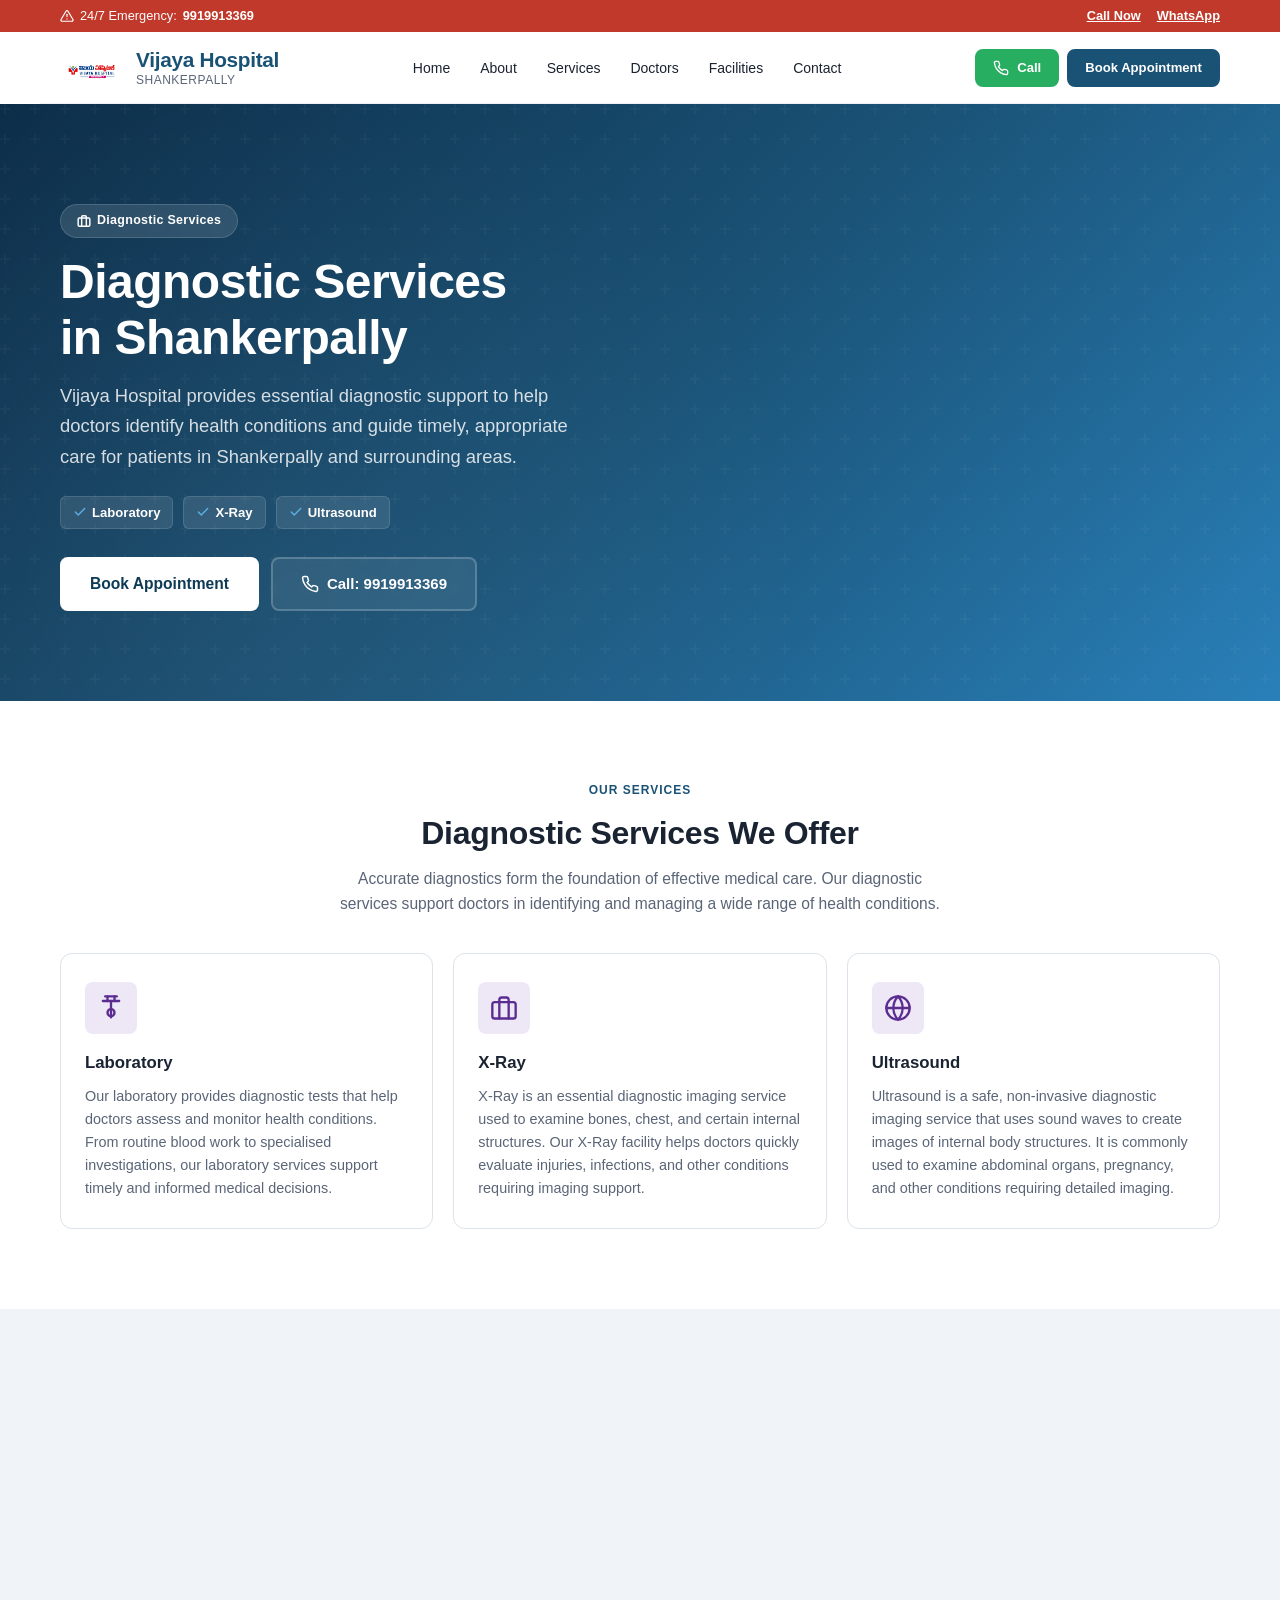
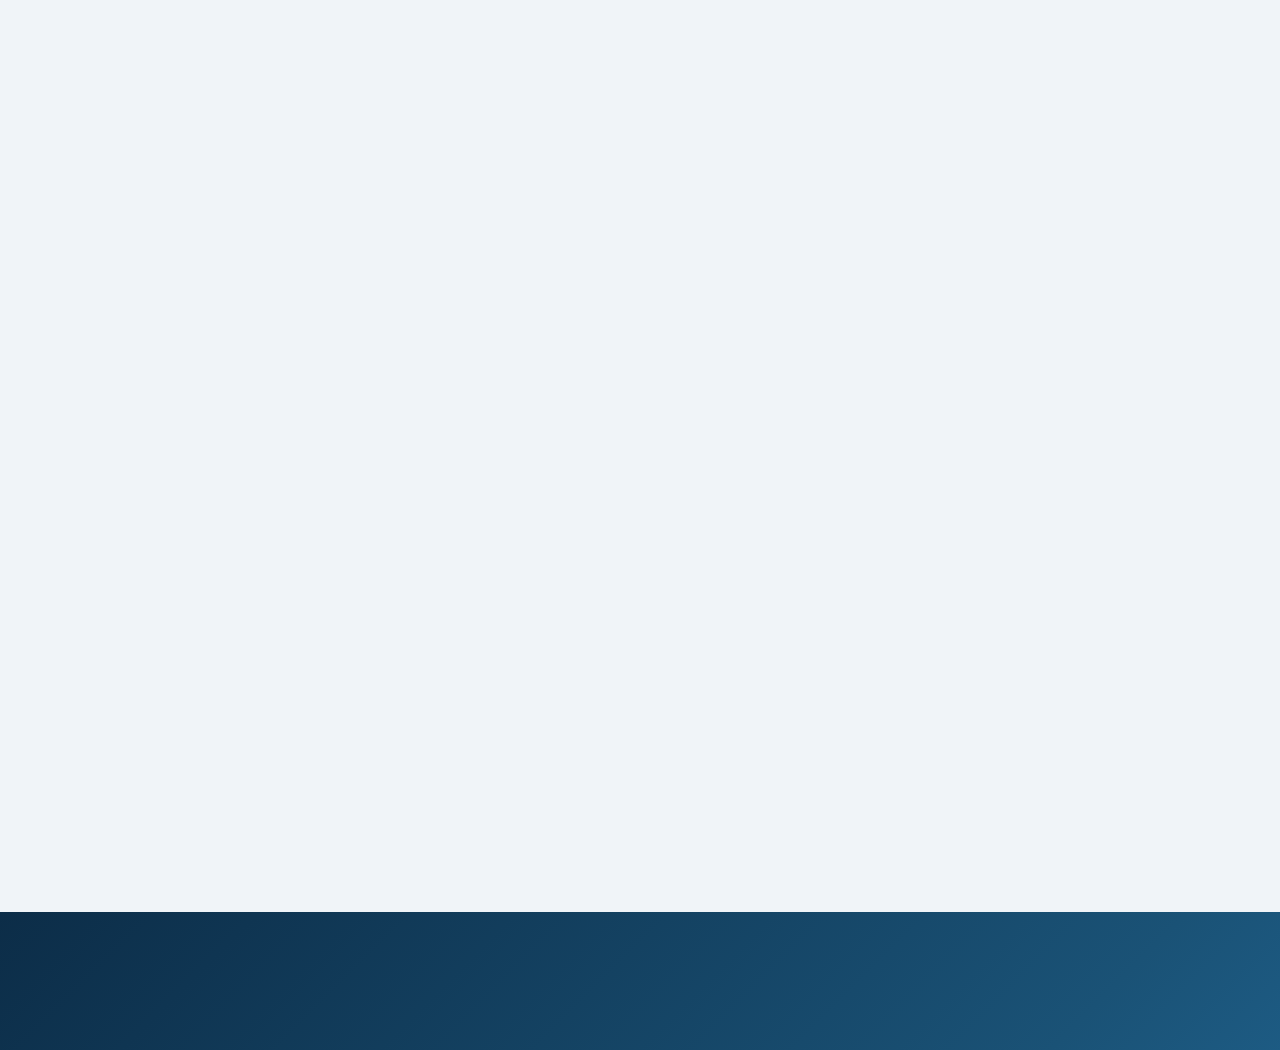
<file: diagnostics/index.html>
<!DOCTYPE html>
<html lang="en">
<head>
    <meta charset="UTF-8">
    <meta name="viewport" content="width=device-width, initial-scale=1.0">
    <title>Diagnostics - Laboratory, X-Ray, Ultrasound in Shankerpally | Vijaya Hospital</title>
    <meta name="description" content="Vijaya Hospital in Shankarpally offers Laboratory, X-Ray, and Ultrasound diagnostic services to support accurate health assessments and timely medical care.">
    <meta name="keywords" content="diagnostics Shankerpally, laboratory tests Shankarpally, X-Ray Shankarpally, ultrasound Shankarpally, Vijaya Hospital diagnostics, diagnostic services Telangana">
    <meta name="author" content="Vijaya Hospital">
    <meta name="robots" content="index, follow">
    <meta property="og:title" content="Diagnostics - Laboratory, X-Ray, Ultrasound in Shankerpally | Vijaya Hospital">
    <meta property="og:description" content="Vijaya Hospital in Shankarpally offers Laboratory, X-Ray, and Ultrasound diagnostic services to support accurate health assessments and timely medical care.">
    <meta property="og:type" content="website">
    <meta property="og:site_name" content="Vijaya Hospital">
    <meta property="og:locale" content="en_IN">
    <meta name="twitter:card" content="summary">
    <meta name="twitter:title" content="Diagnostics - Laboratory, X-Ray, Ultrasound in Shankerpally | Vijaya Hospital">
    <meta name="twitter:description" content="Vijaya Hospital in Shankarpally offers Laboratory, X-Ray, and Ultrasound diagnostic services to support accurate health assessments and timely medical care.">
    <link rel="icon" type="image/png" href="/favicon.png">

    <link rel="canonical" href="https://vijayahospital.pages.dev/diagnostics/">
    <link rel="stylesheet" href="../css/style.css">
    <!-- Google Tag Manager -->
    <script>(function(w,d,s,l,i){w[l]=w[l]||[];w[l].push({'gtm.start':
    new Date().getTime(),event:'gtm.js'});var f=d.getElementsByTagName(s)[0],
    j=d.createElement(s),dl=l!='dataLayer'?'&l='+l:'';j.async=true;j.src=
    'https://www.googletagmanager.com/gtm.js?id='+i+dl;f.parentNode.insertBefore(j,f);
    })(window,document,'script','dataLayer','GTM-T2W6V6Z4');</script>
    <!-- End Google Tag Manager -->
    <link rel="preconnect" href="https://fonts.googleapis.com">
    <link rel="preconnect" href="https://fonts.gstatic.com" crossorigin>
    <link href="https://fonts.googleapis.com/css2?family=Inter:wght@400;500;600;700&display=swap" rel="stylesheet" media="print" onload="this.media='all'">
    <noscript><link href="https://fonts.googleapis.com/css2?family=Inter:wght@400;500;600;700&display=swap" rel="stylesheet"></noscript>
    <script type="application/ld+json">
    {
        "@context": "https://schema.org",
        "@type": "Hospital",
        "name": "Vijaya Hospital",
        "description": "Vijaya Hospital provides Laboratory, X-Ray, and Ultrasound diagnostic services in Shankerpally, Telangana.",
        "url": "https://vijayahospital.pages.dev",
        "telephone": ["+919919913369", "+919559399199"],
        "email": "vijayahospital.23@gmail.com",
        "address": {
            "@type": "PostalAddress",
            "streetAddress": "4-23/A/1, Fathepur (V), Beside HP Petrol Pump, Chevella Road",
            "addressLocality": "Shankerpally",
            "addressRegion": "Telangana",
            "postalCode": "501203",
            "addressCountry": "IN"
        },
        "geo": {
            "@type": "GeoCoordinates",
            "latitude": "17.2",
            "longitude": "78.2"
        },
        "medicalSpecialty": ["Laboratory", "Radiology", "Diagnostic Imaging"],
        "availableService": [
            {
                "@type": "MedicalProcedure",
                "name": "Laboratory",
                "description": "Diagnostic laboratory tests to support identification and management of health conditions"
            },
            {
                "@type": "MedicalProcedure",
                "name": "X-Ray",
                "description": "Essential diagnostic imaging services"
            },
            {
                "@type": "MedicalProcedure",
                "name": "Ultrasound",
                "description": "Diagnostic ultrasound imaging services"
            }
        ],
        "openingHoursSpecification": {
            "@type": "OpeningHoursSpecification",
            "dayOfWeek": ["Monday", "Tuesday", "Wednesday", "Thursday", "Friday", "Saturday", "Sunday"],
            "opens": "00:00",
            "closes": "23:59"
        },
        "sameAs": [],
        "areaServed": {
            "@type": "Place",
            "name": "Shankerpally"
        }
    }
    </script>
</head>
<body>
    <!-- Google Tag Manager (noscript) -->
    <noscript><iframe src="https://www.googletagmanager.com/ns.html?id=GTM-T2W6V6Z4"
    height="0" width="0" style="display:none;visibility:hidden"></iframe></noscript>
    <!-- End Google Tag Manager (noscript) -->

    <!-- Header -->
    <header class="header" id="header">
        <div class="header-emergency-strip">
            <div class="container header-emergency-inner">
                <span class="header-emergency-text">
                    <svg width="14" height="14" viewBox="0 0 24 24" fill="none" stroke="currentColor" stroke-width="2" stroke-linecap="round" stroke-linejoin="round"><path d="M10.29 3.86L1.82 18a2 2 0 0 0 1.71 3h16.94a2 2 0 0 0 1.71-3L13.71 3.86a2 2 0 0 0-3.42 0z"></path><line x1="12" y1="9" x2="12" y2="13"></line><line x1="12" y1="17" x2="12.01" y2="17"></line></svg>
                    24/7 Emergency: <a href="tel:+919919913369">9919913369</a>
                </span>
                <div class="header-emergency-actions">
                    <a href="tel:+919919913369" class="header-emergency-link">Call Now</a>
                    <a href="https://wa.me/919919913369" class="header-emergency-link" target="_blank" rel="noopener">WhatsApp</a>
                </div>
            </div>
        </div>
        <div class="container header-main">
            <a href="../index.html" class="logo" aria-label="Vijaya Hospital Home">
                <img src="../assets/images/logo.png" alt="Vijaya Hospital Shankerpally logo" width="60" height="60">
                <div class="logo-text">
                    <span class="logo-name">Vijaya Hospital</span>
                    <span class="logo-tagline">Shankerpally</span>
                </div>
            </a>
            <nav class="nav" id="nav" aria-label="Main navigation">
                <ul class="nav-list" id="navList">
                    <li><a href="../index.html" class="nav-link">Home</a></li>
                    <li><a href="../index.html#about" class="nav-link">About</a></li>
                    <li><a href="../index.html#services" class="nav-link">Services</a></li>
                    <li><a href="../index.html#medical-team" class="nav-link">Doctors</a></li>
                    <li><a href="../index.html#facilities" class="nav-link">Facilities</a></li>
                    <li><a href="../contact/" class="nav-link">Contact</a></li>
                </ul>
            </nav>
            <div class="header-actions">
                <a href="tel:+919919913369" class="btn btn-call" aria-label="Call Vijaya Hospital">
                    <svg width="16" height="16" viewBox="0 0 24 24" fill="none" stroke="currentColor" stroke-width="2" stroke-linecap="round" stroke-linejoin="round"><path d="M22 16.92v3a2 2 0 0 1-2.18 2 19.79 19.79 0 0 1-8.63-3.07 19.5 19.5 0 0 1-6-6 19.79 19.79 0 0 1-3.07-8.67A2 2 0 0 1 4.11 2h3a2 2 0 0 1 2 1.72c.127.96.361 1.903.7 2.81a2 2 0 0 1-.45 2.11L8.09 9.91a16 16 0 0 0 6 6l1.27-1.27a2 2 0 0 1 2.11-.45c.907.339 1.85.573 2.81.7A2 2 0 0 1 22 16.92z"></path></svg>
                    Call
                </a>
                <a href="../index.html#appointment" class="btn btn-primary">Book Appointment</a>
            </div>
            <button class="hamburger" id="hamburger" aria-label="Toggle navigation menu" aria-expanded="false">
                <span class="hamburger-line"></span>
                <span class="hamburger-line"></span>
                <span class="hamburger-line"></span>
            </button>
        </div>
    </header>

    <main>

        <!-- Hero Section -->
        <section class="hero hero--subpage" id="home">
            <div class="hero-overlay"></div>
            <div class="container hero-inner">
                <div class="hero-content">
                    <span class="hero-badge">
                        <svg width="14" height="14" viewBox="0 0 24 24" fill="none" stroke="currentColor" stroke-width="2.5" stroke-linecap="round" stroke-linejoin="round"><rect x="2" y="7" width="20" height="14" rx="2" ry="2"></rect><path d="M16 21V5a2 2 0 0 0-2-2h-4a2 2 0 0 0-2 2v16"></path></svg>
                        Diagnostic Services
                    </span>
                    <h1 class="hero-title">Diagnostic Services<br>in Shankerpally</h1>
                    <p class="hero-subtitle">Vijaya Hospital provides essential diagnostic support to help doctors identify health conditions and guide timely, appropriate care for patients in Shankerpally and surrounding areas.</p>
                    <div class="hero-features">
                        <span class="hero-feature">
                            <svg width="14" height="14" viewBox="0 0 24 24" fill="none" stroke="currentColor" stroke-width="2.5" stroke-linecap="round" stroke-linejoin="round"><polyline points="20 6 9 17 4 12"></polyline></svg>
                            Laboratory
                        </span>
                        <span class="hero-feature">
                            <svg width="14" height="14" viewBox="0 0 24 24" fill="none" stroke="currentColor" stroke-width="2.5" stroke-linecap="round" stroke-linejoin="round"><polyline points="20 6 9 17 4 12"></polyline></svg>
                            X-Ray
                        </span>
                        <span class="hero-feature">
                            <svg width="14" height="14" viewBox="0 0 24 24" fill="none" stroke="currentColor" stroke-width="2.5" stroke-linecap="round" stroke-linejoin="round"><polyline points="20 6 9 17 4 12"></polyline></svg>
                            Ultrasound
                        </span>
                    </div>
                    <div class="hero-buttons">
                        <a href="../index.html#appointment" class="btn btn-primary btn-lg">Book Appointment</a>
                        <a href="tel:+919919913369" class="btn btn-emergency-lg">
                            <svg width="18" height="18" viewBox="0 0 24 24" fill="none" stroke="currentColor" stroke-width="2" stroke-linecap="round" stroke-linejoin="round"><path d="M22 16.92v3a2 2 0 0 1-2.18 2 19.79 19.79 0 0 1-8.63-3.07 19.5 19.5 0 0 1-6-6 19.79 19.79 0 0 1-3.07-8.67A2 2 0 0 1 4.11 2h3a2 2 0 0 1 2 1.72c.127.96.361 1.903.7 2.81a2 2 0 0 1-.45 2.11L8.09 9.91a16 16 0 0 0 6 6l1.27-1.27a2 2 0 0 1 2.11-.45c.907.339 1.85.573 2.81.7A2 2 0 0 1 22 16.92z"></path></svg>
                            Call: 9919913369
                        </a>
                    </div>
                </div>
            </div>
        </section>

        <!-- Diagnostic Services -->
        <section class="services" id="services">
            <div class="container">
                <span class="section-tag section-tag--center">Our Services</span>
                <h2>Diagnostic Services We Offer</h2>
                <p class="section-subtitle">Accurate diagnostics form the foundation of effective medical care. Our diagnostic services support doctors in identifying and managing a wide range of health conditions.</p>
                <div class="services-grid">

                    <div class="service-card">
                        <div class="service-icon service-icon--diagnostic">
                            <svg width="28" height="28" viewBox="0 0 24 24" fill="none" stroke="currentColor" stroke-width="2" stroke-linecap="round" stroke-linejoin="round"><path d="M7 2h10"></path><path d="M5 6h14"></path><path d="M12 6v14"></path><circle cx="12" cy="16" r="3"></circle><path d="M9 2v4"></path><path d="M15 2v4"></path></svg>
                        </div>
                        <h3>Laboratory</h3>
                        <p>Our laboratory provides diagnostic tests that help doctors assess and monitor health conditions. From routine blood work to specialised investigations, our laboratory services support timely and informed medical decisions.</p>
                    </div>

                    <div class="service-card">
                        <div class="service-icon service-icon--diagnostic">
                            <svg width="28" height="28" viewBox="0 0 24 24" fill="none" stroke="currentColor" stroke-width="2" stroke-linecap="round" stroke-linejoin="round"><rect x="2" y="7" width="20" height="14" rx="2" ry="2"></rect><path d="M16 21V5a2 2 0 0 0-2-2h-4a2 2 0 0 0-2 2v16"></path></svg>
                        </div>
                        <h3>X-Ray</h3>
                        <p>X-Ray is an essential diagnostic imaging service used to examine bones, chest, and certain internal structures. Our X-Ray facility helps doctors quickly evaluate injuries, infections, and other conditions requiring imaging support.</p>
                    </div>

                    <div class="service-card">
                        <div class="service-icon service-icon--diagnostic">
                            <svg width="28" height="28" viewBox="0 0 24 24" fill="none" stroke="currentColor" stroke-width="2" stroke-linecap="round" stroke-linejoin="round"><circle cx="12" cy="12" r="10"></circle><path d="M12 2a14.5 14.5 0 0 0 0 20 14.5 14.5 0 0 0 0-20"></path><path d="M2 12h20"></path></svg>
                        </div>
                        <h3>Ultrasound</h3>
                        <p>Ultrasound is a safe, non-invasive diagnostic imaging service that uses sound waves to create images of internal body structures. It is commonly used to examine abdominal organs, pregnancy, and other conditions requiring detailed imaging.</p>
                    </div>

                </div>
            </div>
        </section>

        <!-- Why Diagnostic Services Matter -->
        <section class="why-choose" id="why-diagnostics">
            <div class="container">
                <span class="section-tag section-tag--center">Why Diagnostics Matter</span>
                <h2>The Importance of Timely Diagnostics</h2>
                <p class="section-subtitle">Reliable diagnostic services play a key role in supporting effective healthcare for patients and families in Shankerpally.</p>
                <div class="why-grid">
                    <div class="why-card">
                        <div class="why-icon why-icon--care">
                            <svg width="28" height="28" viewBox="0 0 24 24" fill="none" stroke="currentColor" stroke-width="2" stroke-linecap="round" stroke-linejoin="round"><path d="M22 12h-4l-3 9L9 3l-3 9H2"></path></svg>
                        </div>
                        <h3>Supports Accurate Diagnosis</h3>
                        <p>Diagnostic tests provide doctors with the information needed to identify health conditions and recommend appropriate treatment.</p>
                    </div>
                    <div class="why-card">
                        <div class="why-icon why-icon--emergency">
                            <svg width="28" height="28" viewBox="0 0 24 24" fill="none" stroke="currentColor" stroke-width="2" stroke-linecap="round" stroke-linejoin="round"><circle cx="12" cy="12" r="10"></circle><polyline points="12 6 12 12 16 14"></polyline></svg>
                        </div>
                        <h3>Timely Medical Intervention</h3>
                        <p>Early detection through diagnostics helps patients receive timely care, which is important for managing many health conditions.</p>
                    </div>
                    <div class="why-card">
                        <div class="why-icon why-icon--local">
                            <svg width="28" height="28" viewBox="0 0 24 24" fill="none" stroke="currentColor" stroke-width="2" stroke-linecap="round" stroke-linejoin="round"><path d="M21 10c0 7-9 13-9 13s-9-6-9-13a9 9 0 0 1 18 0z"></path><circle cx="12" cy="10" r="3"></circle></svg>
                        </div>
                        <h3>Convenient Local Access</h3>
                        <p>Having diagnostic services locally available in Shankerpally means patients do not need to travel far for essential tests and imaging.</p>
                    </div>
                    <div class="why-card">
                        <div class="why-icon why-icon--trusted">
                            <svg width="28" height="28" viewBox="0 0 24 24" fill="none" stroke="currentColor" stroke-width="2" stroke-linecap="round" stroke-linejoin="round"><path d="M12 22s8-4 8-10V5l-8-3-8 3v7c0 6 8 10 8 10z"></path></svg>
                        </div>
                        <h3>Supports Ongoing Health Monitoring</h3>
                        <p>Regular diagnostic tests help doctors monitor chronic conditions and track patient progress over time.</p>
                    </div>
                </div>
            </div>
        </section>

        <!-- Emergency CTA -->
        <section class="emergency-cta">
            <div class="container">
                <h2>Need Diagnostic Services?</h2>
                <p>Contact Vijaya Hospital to learn more about our Laboratory, X-Ray, and Ultrasound services, or to schedule an appointment.</p>
                <div class="emergency-cta-badge">
                    <svg width="18" height="18" viewBox="0 0 24 24" fill="none" stroke="currentColor" stroke-width="2" stroke-linecap="round" stroke-linejoin="round"><path d="M10.29 3.86L1.82 18a2 2 0 0 0 1.71 3h16.94a2 2 0 0 0 1.71-3L13.71 3.86a2 2 0 0 0-3.42 0z"></path><line x1="12" y1="9" x2="12" y2="13"></line><line x1="12" y1="17" x2="12.01" y2="17"></line></svg>
                    24/7 Emergency Support
                </div>
                <div class="emergency-cta-buttons">
                    <a href="../index.html#appointment" class="btn btn-cta-primary">Book an Appointment</a>
                    <a href="tel:+919919913369" class="btn btn-cta-secondary">
                        <svg width="18" height="18" viewBox="0 0 24 24" fill="none" stroke="currentColor" stroke-width="2" stroke-linecap="round" stroke-linejoin="round"><path d="M22 16.92v3a2 2 0 0 1-2.18 2 19.79 19.79 0 0 1-8.63-3.07 19.5 19.5 0 0 1-6-6 19.79 19.79 0 0 1-3.07-8.67A2 2 0 0 1 4.11 2h3a2 2 0 0 1 2 1.72c.127.96.361 1.903.7 2.81a2 2 0 0 1-.45 2.11L8.09 9.91a16 16 0 0 0 6 6l1.27-1.27a2 2 0 0 1 2.11-.45c.907.339 1.85.573 2.81.7A2 2 0 0 1 22 16.92z"></path></svg>
                        Call Now
                    </a>
                    <a href="https://wa.me/919919913369" class="btn btn-cta-whatsapp" target="_blank" rel="noopener">
                        <svg width="18" height="18" viewBox="0 0 24 24" fill="currentColor"><path d="M17.472 14.382c-.297-.149-1.758-.867-2.03-.967-.273-.099-.471-.148-.67.15-.197.297-.767.966-.94 1.164-.173.199-.347.223-.644.075-.297-.15-1.255-.463-2.39-1.475-.883-.788-1.48-1.761-1.653-2.059-.173-.297-.018-.458.13-.606.134-.133.298-.347.446-.52.149-.174.198-.298.298-.497.099-.198.05-.371-.025-.52-.075-.149-.669-1.612-.916-2.207-.242-.579-.487-.5-.669-.51-.173-.008-.371-.01-.57-.01-.198 0-.52.074-.792.372-.272.297-1.04 1.016-1.04 2.479 0 1.462 1.065 2.875 1.213 3.074.149.198 2.096 3.2 5.077 4.487.709.306 1.262.489 1.694.625.712.227 1.36.195 1.871.118.571-.085 1.758-.719 2.006-1.413.248-.694.248-1.289.173-1.413-.074-.124-.272-.198-.57-.347m-5.421 7.403h-.004a9.87 9.87 0 01-5.031-1.378l-.361-.214-3.741.982.998-3.648-.235-.374a9.86 9.86 0 01-1.51-5.26c.001-5.45 4.436-9.884 9.888-9.884 2.64 0 5.122 1.03 6.988 2.898a9.825 9.825 0 012.893 6.994c-.003 5.45-4.437 9.884-9.885 9.884m8.413-18.297A11.815 11.815 0 0012.05 0C5.495 0 .16 5.335.157 11.892c0 2.096.547 4.142 1.588 5.945L.057 24l6.305-1.654a11.882 11.882 0 005.683 1.448h.005c6.554 0 11.89-5.335 11.893-11.893a11.821 11.821 0 00-3.48-8.413z"/></svg>
                        WhatsApp Us
                    </a>
                </div>
            </div>
        </section>

        <!-- Related Services -->
        <section class="why-choose" id="related">
            <div class="container">
                <span class="section-tag section-tag--center">Related Services</span>
                <h2>Explore Other Services</h2>
                <p class="section-subtitle">Vijaya Hospital offers a range of healthcare services for patients and families in Shankerpally.</p>
                <div class="why-grid">
                    <div class="why-card">
                        <div class="why-icon why-icon--care">
                            <svg width="28" height="28" viewBox="0 0 24 24" fill="none" stroke="currentColor" stroke-width="2" stroke-linecap="round" stroke-linejoin="round"><path d="M9 18h6"></path><path d="M10 22h4"></path><path d="M15.09 14c.18-.98.65-1.74 1.41-2.5A4.65 4.65 0 0 0 18 8 6 6 0 0 0 6 8c0 1 .23 2.23 1.5 3.5A4.61 4.61 0 0 1 8.91 14"></path></svg>
                        </div>
                        <h3>Health Checkups</h3>
                        <p>Routine health assessments designed to help you monitor and maintain your health.</p>
                        <a href="../health-checkups/" class="btn btn-outline btn-sm">Learn More</a>
                    </div>
                    <div class="why-card">
                        <div class="why-icon why-icon--emergency">
                            <svg width="28" height="28" viewBox="0 0 24 24" fill="none" stroke="currentColor" stroke-width="2" stroke-linecap="round" stroke-linejoin="round"><path d="M22 12h-4l-3 9L9 3l-3 9H2"></path></svg>
                        </div>
                        <h3>General Medicine</h3>
                        <p>Diagnosis and treatment for common illnesses, infections, and general health conditions.</p>
                        <a href="../index.html#services" class="btn btn-outline btn-sm">Learn More</a>
                    </div>
                    <div class="why-card">
                        <div class="why-icon why-icon--trusted">
                            <svg width="28" height="28" viewBox="0 0 24 24" fill="none" stroke="currentColor" stroke-width="2" stroke-linecap="round" stroke-linejoin="round"><path d="M10.29 3.86L1.82 18a2 2 0 0 0 1.71 3h16.94a2 2 0 0 0 1.71-3L13.71 3.86a2 2 0 0 0-3.42 0z"></path><line x1="12" y1="9" x2="12" y2="13"></line><line x1="12" y1="17" x2="12.01" y2="17"></line></svg>
                        </div>
                        <h3>24/7 Emergency Care</h3>
                        <p>Immediate medical assistance and emergency care whenever you need it.</p>
                        <a href="../index.html#services" class="btn btn-outline btn-sm">Learn More</a>
                    </div>
                </div>
            </div>
        </section>

        <!-- Final CTA -->
        <section class="final-cta">
            <div class="container">
                <h2>Need Diagnostic Support? We're Here to Help.</h2>
                <p>Reach out to us for appointments, diagnostic enquiries, or general healthcare support.</p>
                <div class="cta-buttons">
                    <a href="../index.html#appointment" class="btn btn-cta-primary">Book an Appointment</a>
                    <a href="tel:+919919913369" class="btn btn-cta-secondary">
                        <svg width="18" height="18" viewBox="0 0 24 24" fill="none" stroke="currentColor" stroke-width="2" stroke-linecap="round" stroke-linejoin="round"><path d="M22 16.92v3a2 2 0 0 1-2.18 2 19.79 19.79 0 0 1-8.63-3.07 19.5 19.5 0 0 1-6-6 19.79 19.79 0 0 1-3.07-8.67A2 2 0 0 1 4.11 2h3a2 2 0 0 1 2 1.72c.127.96.361 1.903.7 2.81a2 2 0 0 1-.45 2.11L8.09 9.91a16 16 0 0 0 6 6l1.27-1.27a2 2 0 0 1 2.11-.45c.907.339 1.85.573 2.81.7A2 2 0 0 1 22 16.92z"></path></svg>
                        Call Now
                    </a>
                    <a href="https://wa.me/919919913369" class="btn btn-cta-whatsapp" target="_blank" rel="noopener">
                        <svg width="18" height="18" viewBox="0 0 24 24" fill="currentColor"><path d="M17.472 14.382c-.297-.149-1.758-.867-2.03-.967-.273-.099-.471-.148-.67.15-.197.297-.767.966-.94 1.164-.173.199-.347.223-.644.075-.297-.15-1.255-.463-2.39-1.475-.883-.788-1.48-1.761-1.653-2.059-.173-.297-.018-.458.13-.606.134-.133.298-.347.446-.52.149-.174.198-.298.298-.497.099-.198.05-.371-.025-.52-.075-.149-.669-1.612-.916-2.207-.242-.579-.487-.5-.669-.51-.173-.008-.371-.01-.57-.01-.198 0-.52.074-.792.372-.272.297-1.04 1.016-1.04 2.479 0 1.462 1.065 2.875 1.213 3.074.149.198 2.096 3.2 5.077 4.487.709.306 1.262.489 1.694.625.712.227 1.36.195 1.871.118.571-.085 1.758-.719 2.006-1.413.248-.694.248-1.289.173-1.413-.074-.124-.272-.198-.57-.347m-5.421 7.403h-.004a9.87 9.87 0 01-5.031-1.378l-.361-.214-3.741.982.998-3.648-.235-.374a9.86 9.86 0 01-1.51-5.26c.001-5.45 4.436-9.884 9.888-9.884 2.64 0 5.122 1.03 6.988 2.898a9.825 9.825 0 012.893 6.994c-.003 5.45-4.437 9.884-9.885 9.884m8.413-18.297A11.815 11.815 0 0012.05 0C5.495 0 .16 5.335.157 11.892c0 2.096.547 4.142 1.588 5.945L.057 24l6.305-1.654a11.882 11.882 0 005.683 1.448h.005c6.554 0 11.89-5.335 11.893-11.893a11.821 11.821 0 00-3.48-8.413z"/></svg>
                        WhatsApp Us
                    </a>
                </div>
            </div>
        </section>

        <!-- FAQ Section -->
        <section class="faq-section" id="faq">
            <div class="container">
                <span class="section-tag section-tag--center">FAQs</span>
                <h2>Frequently Asked Questions</h2>
                <p class="section-subtitle">Quick answers about our diagnostic services in Shankerpally</p>
                <div class="faq-list">
                    <details class="faq-item">
                        <summary class="faq-question">What diagnostic services are available at Vijaya Hospital?</summary>
                        <div class="faq-answer">
                            <p>Vijaya Hospital offers Laboratory, X-Ray, and Ultrasound diagnostic services in Shankerpally. These services support doctors in identifying and managing a wide range of health conditions.</p>
                        </div>
                    </details>
                    <details class="faq-item">
                        <summary class="faq-question">Do I need a referral to get a diagnostic test done?</summary>
                        <div class="faq-answer">
                            <p>Please contact the hospital directly at <a href="tel:+919919913369">9919913369</a> to confirm whether a referral is needed for the specific diagnostic test you require.</p>
                        </div>
                    </details>
                    <details class="faq-item">
                        <summary class="faq-question">How can I book a diagnostic appointment?</summary>
                        <div class="faq-answer">
                            <p>You can book an appointment by calling us at <a href="tel:+919919913369">9919913369</a>, sending a WhatsApp message, or using the appointment form on our <a href="../index.html#appointment">website</a>.</p>
                        </div>
                    </details>
                    <details class="faq-item">
                        <summary class="faq-question">Where is Vijaya Hospital located?</summary>
                        <div class="faq-answer">
                            <p>Vijaya Hospital is located at 4-23/A/1, Fathepur (V), Beside HP Petrol Pump, Chevella Road, Shankerpally - 501203, Rangareddy District, Telangana.</p>
                        </div>
                    </details>
                </div>
            </div>
        </section>

    </main>

    <!-- Footer -->
    <footer class="footer">
        <div class="container">
            <div class="footer-grid">
                <div class="footer-col">
                    <a href="../index.html" class="footer-logo">
                        <img src="../assets/images/logo.png" alt="Vijaya Hospital Shankerpally logo" width="48" height="48">
                        <span>Vijaya Hospital</span>
                    </a>
                    <p class="footer-tagline">Accessible and dependable healthcare support for the Shankerpally community.</p>
                    <p class="footer-address">4-23/A/1, Fathepur (V), Beside HP Petrol Pump,<br>Chevella Road, Shankerpally - 501203,<br>Rangareddy District, Telangana.</p>
                </div>
                <div class="footer-col">
                    <h4>Quick Links</h4>
                    <ul>
                        <li><a href="../index.html">Home</a></li>
                        <li><a href="../index.html#about">About</a></li>
                        <li><a href="../index.html#services">Services</a></li>
                        <li><a href="../index.html#medical-team">Doctors</a></li>
                        <li><a href="../index.html#facilities">Facilities</a></li>
                        <li><a href="../contact/">Contact</a></li>
                    </ul>
                </div>
                <div class="footer-col">
                    <h4>Services</h4>
                    <ul>
                        <li><a href="../index.html#services">Emergency Care</a></li>
                        <li><a href="../index.html#services">General Medicine</a></li>
                        <li><a href="../index.html#services">General Surgery</a></li>
                        <li><a href="../index.html#services">Maternity &amp; Women's Care</a></li>
                        <li><a href="../diagnostics/">Diagnostic Services</a></li>
                        <li><a href="../health-checkups/">Health Checkups</a></li>
                    </ul>
                </div>
                <div class="footer-col">
                    <h4>Contact</h4>
                    <ul class="footer-contact">
                        <li>
                            <svg width="16" height="16" viewBox="0 0 24 24" fill="none" stroke="currentColor" stroke-width="2" stroke-linecap="round" stroke-linejoin="round"><path d="M22 16.92v3a2 2 0 0 1-2.18 2 19.79 19.79 0 0 1-8.63-3.07 19.5 19.5 0 0 1-6-6 19.79 19.79 0 0 1-3.07-8.67A2 2 0 0 1 4.11 2h3a2 2 0 0 1 2 1.72c.127.96.361 1.903.7 2.81a2 2 0 0 1-.45 2.11L8.09 9.91a16 16 0 0 0 6 6l1.27-1.27a2 2 0 0 1 2.11-.45c.907.339 1.85.573 2.81.7A2 2 0 0 1 22 16.92z"></path></svg>
                            <a href="tel:+919919913369">9919913369</a> / <a href="tel:+919559399199">9559399199</a>
                        </li>
                        <li>
                            <svg width="16" height="16" viewBox="0 0 24 24" fill="currentColor"><path d="M17.472 14.382c-.297-.149-1.758-.867-2.03-.967-.273-.099-.471-.148-.67.15-.197.297-.767.966-.94 1.164-.173.199-.347.223-.644.075-.297-.15-1.255-.463-2.39-1.475-.883-.788-1.48-1.761-1.653-2.059-.173-.297-.018-.458.13-.606.134-.133.298-.347.446-.52.149-.174.198-.298.298-.497.099-.198.05-.371-.025-.52-.075-.149-.669-1.612-.916-2.207-.242-.579-.487-.5-.669-.51-.173-.008-.371-.01-.57-.01-.198 0-.52.074-.792.372-.272.297-1.04 1.016-1.04 2.479 0 1.462 1.065 2.875 1.213 3.074.149.198 2.096 3.2 5.077 4.487.709.306 1.262.489 1.694.625.712.227 1.36.195 1.871.118.571-.085 1.758-.719 2.006-1.413.248-.694.248-1.289.173-1.413-.074-.124-.272-.198-.57-.347m-5.421 7.403h-.004a9.87 9.87 0 01-5.031-1.378l-.361-.214-3.741.982.998-3.648-.235-.374a9.86 9.86 0 01-1.51-5.26c.001-5.45 4.436-9.884 9.888-9.884 2.64 0 5.122 1.03 6.988 2.898a9.825 9.825 0 012.893 6.994c-.003 5.45-4.437 9.884-9.885 9.884m8.413-18.297A11.815 11.815 0 0012.05 0C5.495 0 .16 5.335.157 11.892c0 2.096.547 4.142 1.588 5.945L.057 24l6.305-1.654a11.882 11.882 0 005.683 1.448h.005c6.554 0 11.89-5.335 11.893-11.893a11.821 11.821 0 00-3.48-8.413z"/></svg>
                            <a href="https://wa.me/919919913369" target="_blank" rel="noopener">WhatsApp</a>
                        </li>
                        <li>
                            <svg width="16" height="16" viewBox="0 0 24 24" fill="none" stroke="currentColor" stroke-width="2" stroke-linecap="round" stroke-linejoin="round"><path d="M4 4h16c1.1 0 2 .9 2 2v12c0 1.1-.9 2-2 2H4c-1.1 0-2-.9-2-2V6c0-1.1.9-2 2-2z"></path><polyline points="22,6 12,13 2,6"></polyline></svg>
                            <a href="mailto:vijayahospital.23@gmail.com">vijayahospital.23@gmail.com</a>
                        </li>
                    </ul>
                    <div class="footer-emergency">
                        <p>Emergency: <a href="tel:+919919913369">9919913369</a></p>
                    </div>
                </div>
            </div>
            <div class="footer-bottom">
                <p>&copy; 2026 Vijaya Hospital. All Rights Reserved.</p>
            </div>
        </div>
    </footer>

    <!-- Back to Top -->
    <button class="back-to-top" id="backToTop" aria-label="Back to top">
        <svg width="20" height="20" viewBox="0 0 24 24" fill="none" stroke="currentColor" stroke-width="2" stroke-linecap="round" stroke-linejoin="round"><polyline points="18 15 12 9 6 15"></polyline></svg>
    </button>

    <script src="../js/script.js"></script>
</body>
</html>
</file>
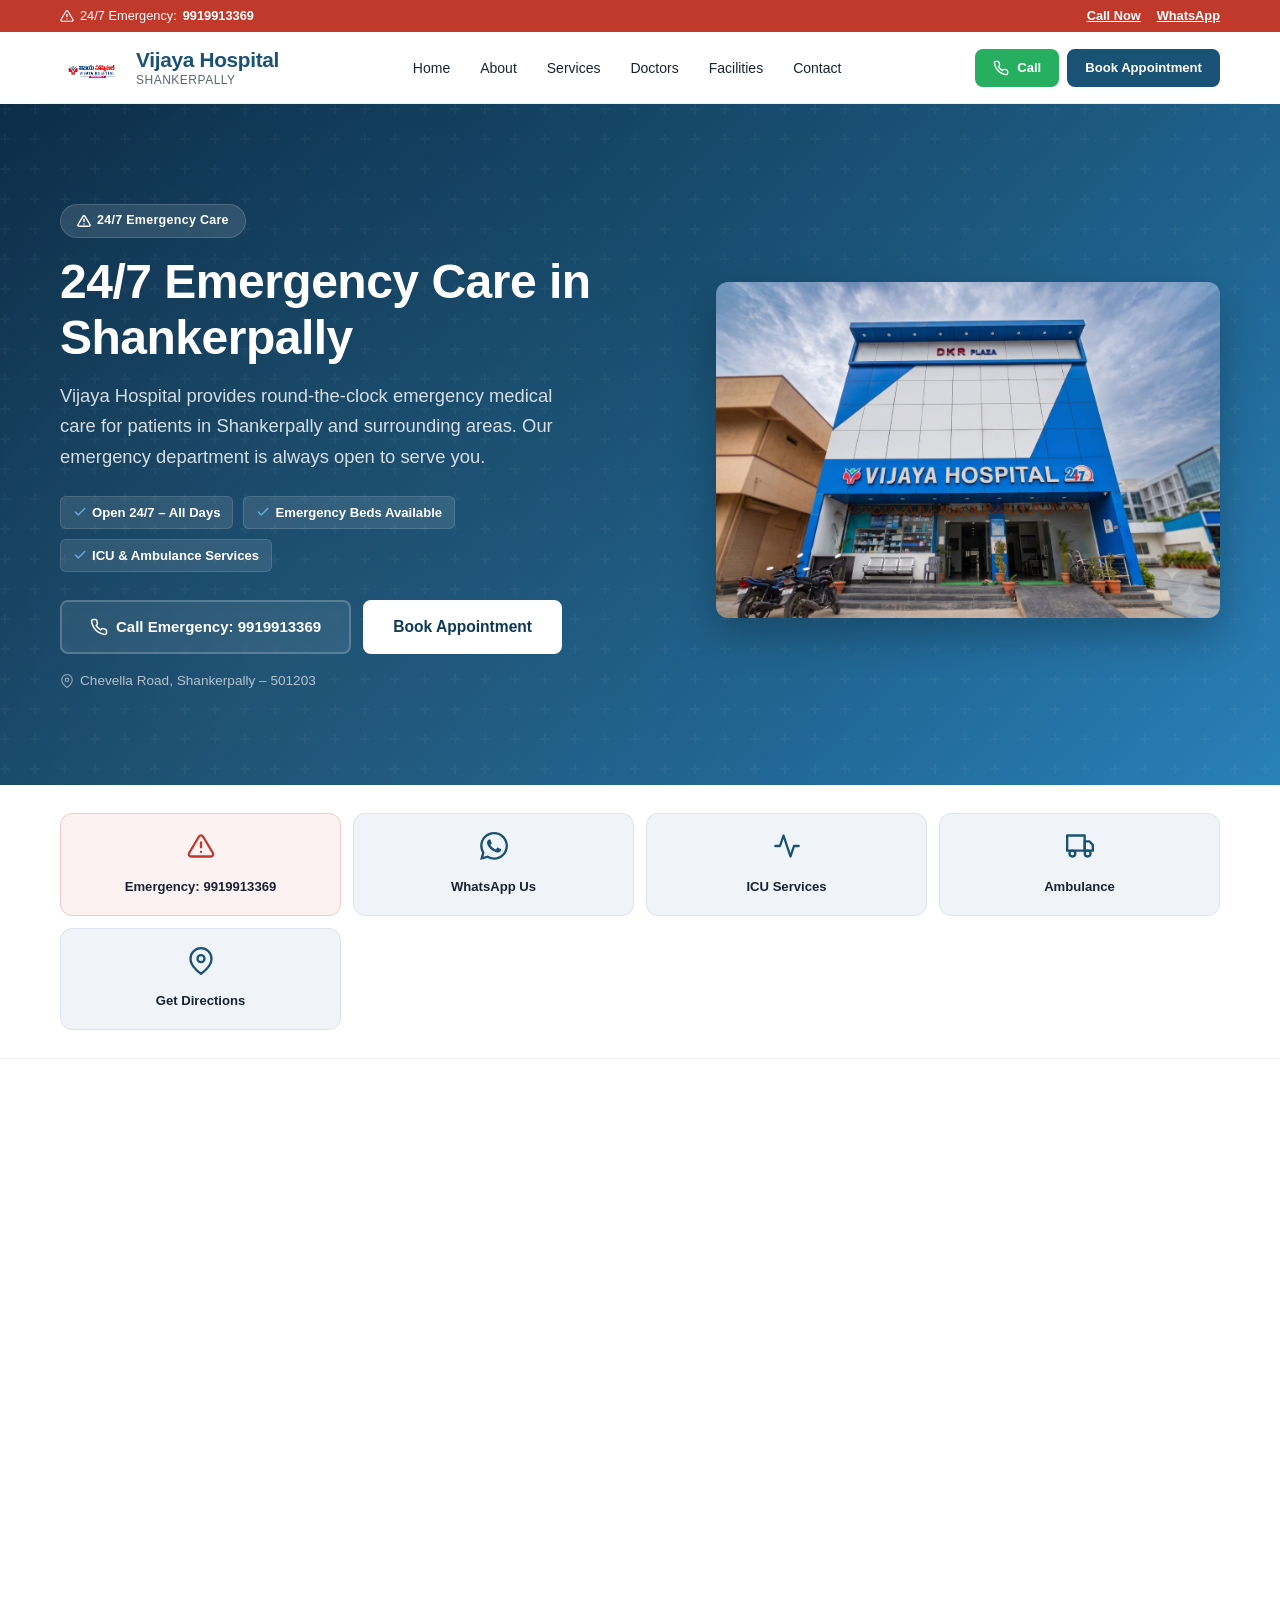
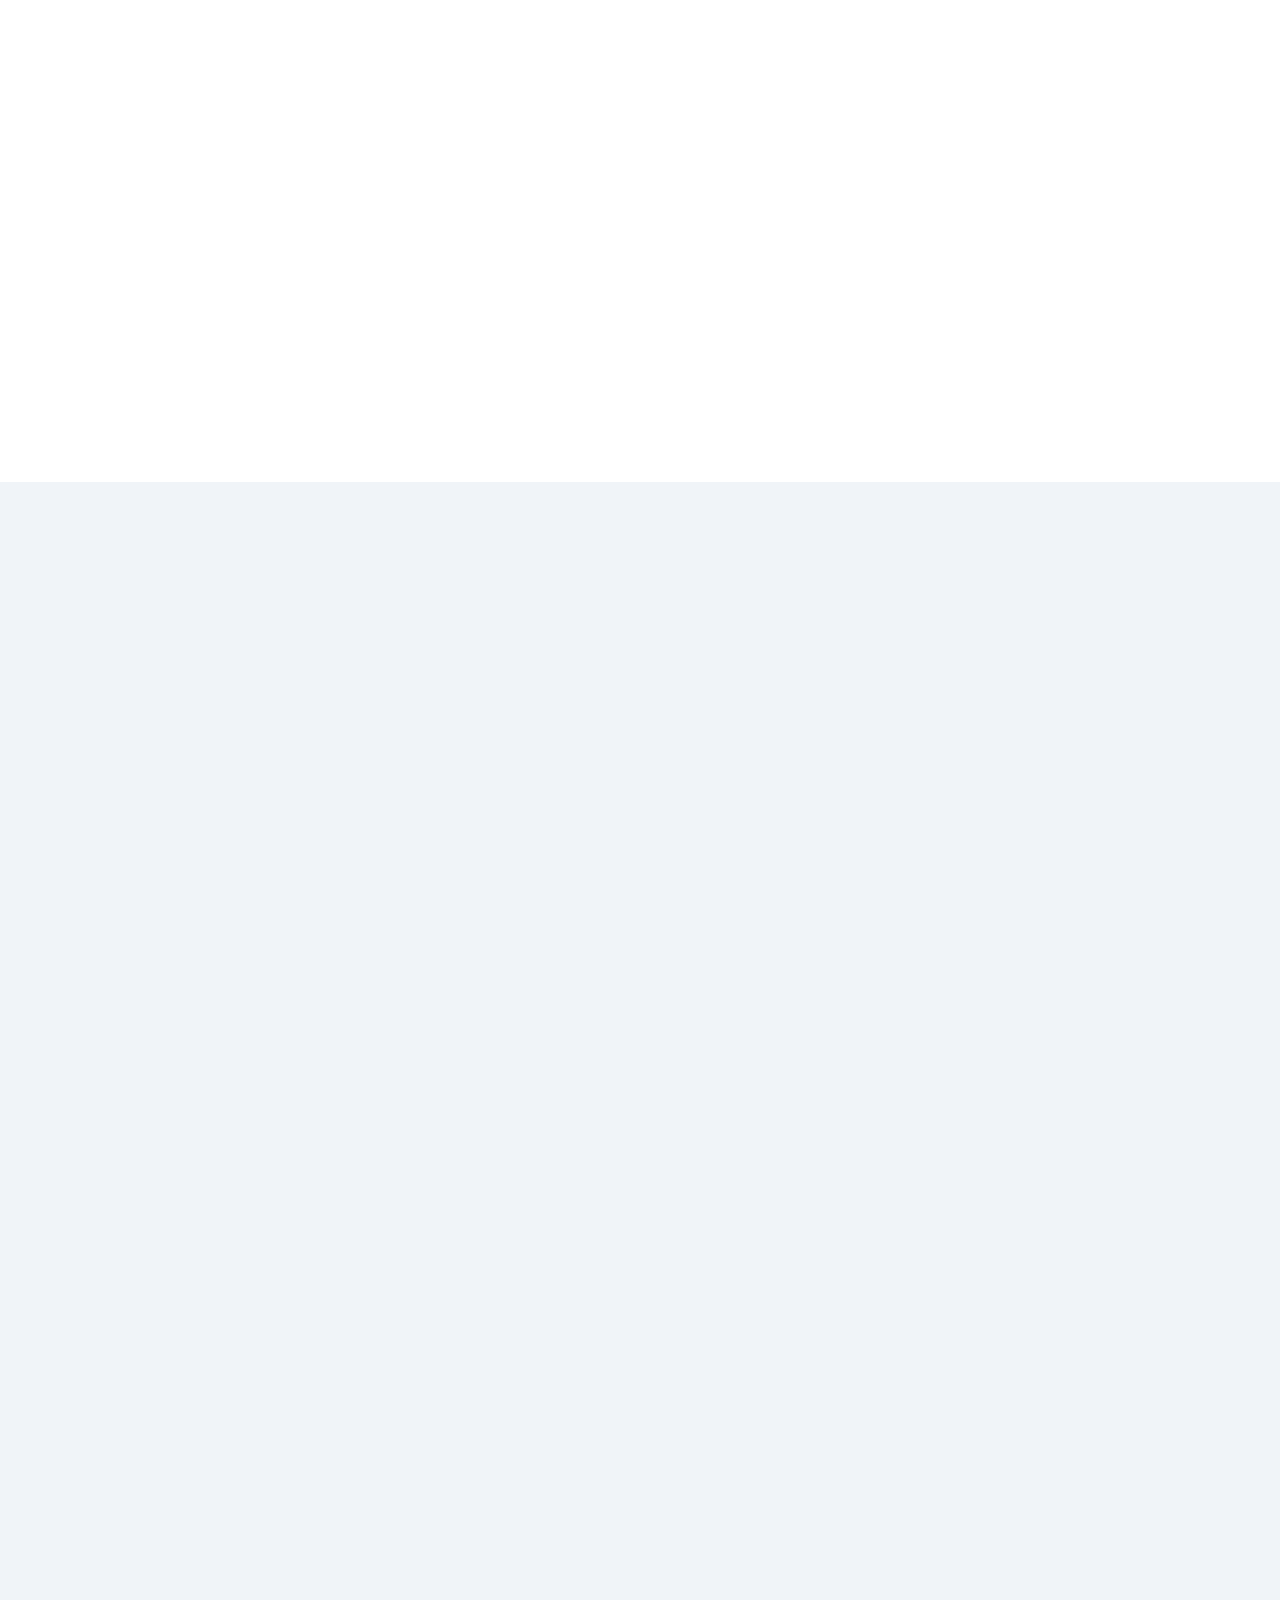
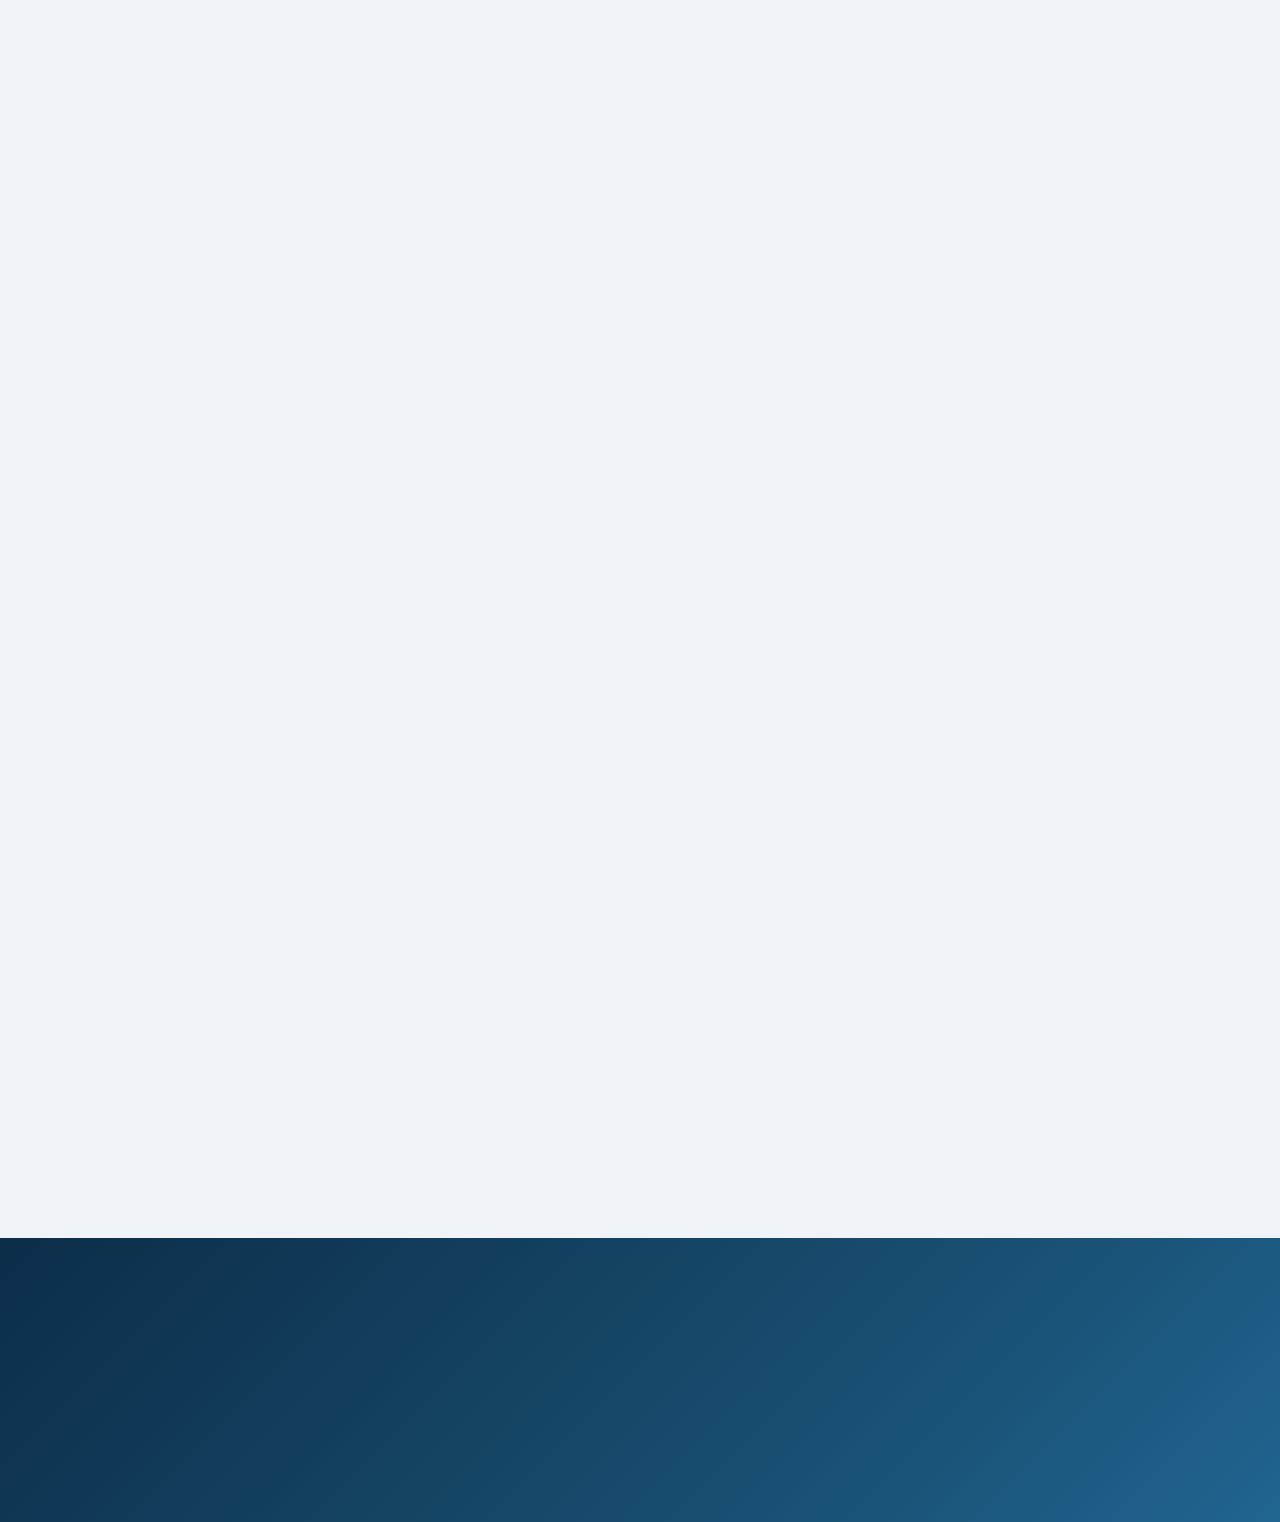
<file: emergency/index.html>
<!DOCTYPE html>
<html lang="en">
<head>
    <meta charset="UTF-8">
    <meta name="viewport" content="width=device-width, initial-scale=1.0">
    <title>24/7 Emergency Hospital in Shankerpally | Vijaya Hospital</title>
    <meta name="description" content="Vijaya Hospital offers 24/7 emergency care in Shankerpally with emergency beds, ICU, and ambulance services. Call 9919913369 for immediate medical assistance.">
    <meta name="keywords" content="emergency hospital Shankarpally, 24/7 emergency care, ICU, ambulance service, Vijaya Hospital emergency, Shankerpally hospital">
    <meta name="author" content="Vijaya Hospital">
    <meta name="robots" content="index, follow">
    <meta property="og:title" content="24/7 Emergency Hospital in Shankerpally | Vijaya Hospital">
    <meta property="og:description" content="Vijaya Hospital offers 24/7 emergency care in Shankerpally with emergency beds, ICU, and ambulance services.">
    <meta property="og:type" content="website">
    <meta property="og:site_name" content="Vijaya Hospital">
    <meta property="og:locale" content="en_IN">
    <meta name="twitter:card" content="summary">
    <meta name="twitter:title" content="24/7 Emergency Hospital in Shankerpally | Vijaya Hospital">
    <meta name="twitter:description" content="Vijaya Hospital offers 24/7 emergency care in Shankerpally with emergency beds, ICU, and ambulance services.">
    <link rel="icon" type="image/png" href="/favicon.png">

    <link rel="canonical" href="https://vijayahospital.pages.dev/emergency/">
    <link rel="stylesheet" href="../css/style.css">
    <!-- Google Tag Manager -->
    <script>(function(w,d,s,l,i){w[l]=w[l]||[];w[l].push({'gtm.start':
    new Date().getTime(),event:'gtm.js'});var f=d.getElementsByTagName(s)[0],
    j=d.createElement(s),dl=l!='dataLayer'?'&l='+l:'';j.async=true;j.src=
    'https://www.googletagmanager.com/gtm.js?id='+i+dl;f.parentNode.insertBefore(j,f);
    })(window,document,'script','dataLayer','GTM-T2W6V6Z4');</script>
    <!-- End Google Tag Manager -->
    <link rel="preconnect" href="https://fonts.googleapis.com">
    <link rel="preconnect" href="https://fonts.gstatic.com" crossorigin>
    <link href="https://fonts.googleapis.com/css2?family=Inter:wght@400;500;600;700&display=swap" rel="stylesheet" media="print" onload="this.media='all'">
    <noscript><link href="https://fonts.googleapis.com/css2?family=Inter:wght@400;500;600;700&display=swap" rel="stylesheet"></noscript>
    <script type="application/ld+json">
    {
        "@context": "https://schema.org",
        "@type": "Hospital",
        "name": "Vijaya Hospital",
        "url": "https://vijayahospital.pages.dev",
        "telephone": ["+919919913369", "+919559399199"],
        "email": "vijayahospital.23@gmail.com",
        "address": {
            "@type": "PostalAddress",
            "streetAddress": "4-23/A/1, Fathepur(V), Beside HP Petrol Pump, Chevella Road",
            "addressLocality": "Shankarpally",
            "addressRegion": "Telangana",
            "postalCode": "501203",
            "addressCountry": "IN"
        },
        "medicalSpecialty": "Emergency Medicine",
        "openingHours": "Mo-Su 00:00-23:59",
        "hasMap": "https://maps.google.com/?q=Vijaya+Hospital+Shankerpally",
        "sameAs": [
            "https://wa.me/919919913369"
        ]
    }
    </script>
</head>
<body>
    <!-- Google Tag Manager (noscript) -->
    <noscript><iframe src="https://www.googletagmanager.com/ns.html?id=GTM-T2W6V6Z4"
    height="0" width="0" style="display:none;visibility:hidden"></iframe></noscript>
    <!-- End Google Tag Manager (noscript) -->

    <!-- Header -->
    <header class="header" id="header">
        <div class="header-emergency-strip">
            <div class="container header-emergency-inner">
                <span class="header-emergency-text">
                    <svg width="14" height="14" viewBox="0 0 24 24" fill="none" stroke="currentColor" stroke-width="2" stroke-linecap="round" stroke-linejoin="round"><path d="M10.29 3.86L1.82 18a2 2 0 0 0 1.71 3h16.94a2 2 0 0 0 1.71-3L13.71 3.86a2 2 0 0 0-3.42 0z"></path><line x1="12" y1="9" x2="12" y2="13"></line><line x1="12" y1="17" x2="12.01" y2="17"></line></svg>
                    24/7 Emergency: <a href="tel:+919919913369">9919913369</a>
                </span>
                <div class="header-emergency-actions">
                    <a href="tel:+919919913369" class="header-emergency-link">Call Now</a>
                    <a href="https://wa.me/919919913369" class="header-emergency-link" target="_blank" rel="noopener">WhatsApp</a>
                </div>
            </div>
        </div>
        <div class="container header-main">
            <a href="../index.html" class="logo" aria-label="Vijaya Hospital Home">
                <img src="../assets/images/logo.png" alt="Vijaya Hospital Shankerpally logo" width="60" height="60">
                <div class="logo-text">
                    <span class="logo-name">Vijaya Hospital</span>
                    <span class="logo-tagline">Shankerpally</span>
                </div>
            </a>
            <nav class="nav" id="nav" aria-label="Main navigation">
                <ul class="nav-list" id="navList">
                    <li><a href="../index.html" class="nav-link">Home</a></li>
                    <li><a href="../index.html#about" class="nav-link">About</a></li>
                    <li><a href="../index.html#services" class="nav-link">Services</a></li>
                    <li><a href="../index.html#medical-team" class="nav-link">Doctors</a></li>
                    <li><a href="../index.html#facilities" class="nav-link">Facilities</a></li>
                    <li><a href="../contact/" class="nav-link">Contact</a></li>
                </ul>
            </nav>
            <div class="header-actions">
                <a href="tel:+919919913369" class="btn btn-call" aria-label="Call Vijaya Hospital">
                    <svg width="16" height="16" viewBox="0 0 24 24" fill="none" stroke="currentColor" stroke-width="2" stroke-linecap="round" stroke-linejoin="round"><path d="M22 16.92v3a2 2 0 0 1-2.18 2 19.79 19.79 0 0 1-8.63-3.07 19.5 19.5 0 0 1-6-6 19.79 19.79 0 0 1-3.07-8.67A2 2 0 0 1 4.11 2h3a2 2 0 0 1 2 1.72c.127.96.361 1.903.7 2.81a2 2 0 0 1-.45 2.11L8.09 9.91a16 16 0 0 0 6 6l1.27-1.27a2 2 0 0 1 2.11-.45c.907.339 1.85.573 2.81.7A2 2 0 0 1 22 16.92z"></path></svg>
                    Call
                </a>
                <a href="../index.html#appointment" class="btn btn-primary">Book Appointment</a>
            </div>
            <button class="hamburger" id="hamburger" aria-label="Toggle navigation menu" aria-expanded="false">
                <span class="hamburger-line"></span>
                <span class="hamburger-line"></span>
                <span class="hamburger-line"></span>
            </button>
        </div>
    </header>

    <main>

        <!-- Hero Section -->
        <section class="hero">
            <div class="hero-overlay"></div>
            <div class="container hero-inner">
                <div class="hero-content">
                    <span class="hero-badge">
                        <svg width="14" height="14" viewBox="0 0 24 24" fill="none" stroke="currentColor" stroke-width="2.5" stroke-linecap="round" stroke-linejoin="round"><path d="M10.29 3.86L1.82 18a2 2 0 0 0 1.71 3h16.94a2 2 0 0 0 1.71-3L13.71 3.86a2 2 0 0 0-3.42 0z"></path><line x1="12" y1="9" x2="12" y2="13"></line><line x1="12" y1="17" x2="12.01" y2="17"></line></svg>
                        24/7 Emergency Care
                    </span>
                    <h1 class="hero-title">24/7 Emergency Care in Shankerpally</h1>
                    <p class="hero-subtitle">Vijaya Hospital provides round-the-clock emergency medical care for patients in Shankerpally and surrounding areas. Our emergency department is always open to serve you.</p>
                    <div class="hero-features">
                        <span class="hero-feature">
                            <svg width="14" height="14" viewBox="0 0 24 24" fill="none" stroke="currentColor" stroke-width="2.5" stroke-linecap="round" stroke-linejoin="round"><polyline points="20 6 9 17 4 12"></polyline></svg>
                            Open 24/7 &ndash; All Days
                        </span>
                        <span class="hero-feature">
                            <svg width="14" height="14" viewBox="0 0 24 24" fill="none" stroke="currentColor" stroke-width="2.5" stroke-linecap="round" stroke-linejoin="round"><polyline points="20 6 9 17 4 12"></polyline></svg>
                            Emergency Beds Available
                        </span>
                        <span class="hero-feature">
                            <svg width="14" height="14" viewBox="0 0 24 24" fill="none" stroke="currentColor" stroke-width="2.5" stroke-linecap="round" stroke-linejoin="round"><polyline points="20 6 9 17 4 12"></polyline></svg>
                            ICU &amp; Ambulance Services
                        </span>
                    </div>
                    <div class="hero-buttons">
                        <a href="tel:+919919913369" class="btn btn-emergency-lg">
                            <svg width="18" height="18" viewBox="0 0 24 24" fill="none" stroke="currentColor" stroke-width="2" stroke-linecap="round" stroke-linejoin="round"><path d="M22 16.92v3a2 2 0 0 1-2.18 2 19.79 19.79 0 0 1-8.63-3.07 19.5 19.5 0 0 1-6-6 19.79 19.79 0 0 1-3.07-8.67A2 2 0 0 1 4.11 2h3a2 2 0 0 1 2 1.72c.127.96.361 1.903.7 2.81a2 2 0 0 1-.45 2.11L8.09 9.91a16 16 0 0 0 6 6l1.27-1.27a2 2 0 0 1 2.11-.45c.907.339 1.85.573 2.81.7A2 2 0 0 1 22 16.92z"></path></svg>
                            Call Emergency: 9919913369
                        </a>
                        <a href="../index.html#appointment" class="btn btn-primary btn-lg">Book Appointment</a>
                    </div>
                    <div class="hero-location">
                        <svg width="14" height="14" viewBox="0 0 24 24" fill="none" stroke="currentColor" stroke-width="2" stroke-linecap="round" stroke-linejoin="round"><path d="M21 10c0 7-9 13-9 13s-9-6-9-13a9 9 0 0 1 18 0z"></path><circle cx="12" cy="10" r="3"></circle></svg>
                        Chevella Road, Shankerpally &ndash; 501203
                    </div>
                </div>
                <div class="hero-image">
                    <img src="../assets/images/hospital-building.jpg" alt="Vijaya Hospital emergency department in Shankerpally, Telangana" width="600" height="400" loading="lazy">
                </div>
            </div>
        </section>

        <!-- Quick Actions -->
        <section class="quick-actions">
            <div class="container">
                <div class="quick-actions-grid">
                    <a href="tel:+919919913369" class="quick-action-card quick-action-emergency">
                        <div class="quick-action-icon">
                            <svg width="28" height="28" viewBox="0 0 24 24" fill="none" stroke="currentColor" stroke-width="2" stroke-linecap="round" stroke-linejoin="round"><path d="M10.29 3.86L1.82 18a2 2 0 0 0 1.71 3h16.94a2 2 0 0 0 1.71-3L13.71 3.86a2 2 0 0 0-3.42 0z"></path><line x1="12" y1="9" x2="12" y2="13"></line><line x1="12" y1="17" x2="12.01" y2="17"></line></svg>
                        </div>
                        <span class="quick-action-label">Emergency: 9919913369</span>
                    </a>
                    <a href="https://wa.me/919919913369" class="quick-action-card" target="_blank" rel="noopener">
                        <div class="quick-action-icon">
                            <svg width="28" height="28" viewBox="0 0 24 24" fill="currentColor"><path d="M17.472 14.382c-.297-.149-1.758-.867-2.03-.967-.273-.099-.471-.148-.67.15-.197.297-.767.966-.94 1.164-.173.199-.347.223-.644.075-.297-.15-1.255-.463-2.39-1.475-.883-.788-1.48-1.761-1.653-2.059-.173-.297-.018-.458.13-.606.134-.133.298-.347.446-.52.149-.174.198-.298.298-.497.099-.198.05-.371-.025-.52-.075-.149-.669-1.612-.916-2.207-.242-.579-.487-.5-.669-.51-.173-.008-.371-.01-.57-.01-.198 0-.52.074-.792.372-.272.297-1.04 1.016-1.04 2.479 0 1.462 1.065 2.875 1.213 3.074.149.198 2.096 3.2 5.077 4.487.709.306 1.262.489 1.694.625.712.227 1.36.195 1.871.118.571-.085 1.758-.719 2.006-1.413.248-.694.248-1.289.173-1.413-.074-.124-.272-.198-.57-.347m-5.421 7.403h-.004a9.87 9.87 0 01-5.031-1.378l-.361-.214-3.741.982.998-3.648-.235-.374a9.86 9.86 0 01-1.51-5.26c.001-5.45 4.436-9.884 9.888-9.884 2.64 0 5.122 1.03 6.988 2.898a9.825 9.825 0 012.893 6.994c-.003 5.45-4.437 9.884-9.885 9.884m8.413-18.297A11.815 11.815 0 0012.05 0C5.495 0 .16 5.335.157 11.892c0 2.096.547 4.142 1.588 5.945L.057 24l6.305-1.654a11.882 11.882 0 005.683 1.448h.005c6.554 0 11.89-5.335 11.893-11.893a11.821 11.821 0 00-3.48-8.413z"/></svg>
                        </div>
                        <span class="quick-action-label">WhatsApp Us</span>
                    </a>
                    <a href="../icu/" class="quick-action-card">
                        <div class="quick-action-icon">
                            <svg width="28" height="28" viewBox="0 0 24 24" fill="none" stroke="currentColor" stroke-width="2" stroke-linecap="round" stroke-linejoin="round"><path d="M22 12h-4l-3 9L9 3l-3 9H2"></path></svg>
                        </div>
                        <span class="quick-action-label">ICU Services</span>
                    </a>
                    <a href="../ambulance/" class="quick-action-card">
                        <div class="quick-action-icon">
                            <svg width="28" height="28" viewBox="0 0 24 24" fill="none" stroke="currentColor" stroke-width="2" stroke-linecap="round" stroke-linejoin="round"><rect x="1" y="3" width="15" height="13"></rect><polygon points="16 8 20 8 23 11 23 16 16 16 16 8"></polygon><circle cx="5.5" cy="18.5" r="2.5"></circle><circle cx="18.5" cy="18.5" r="2.5"></circle></svg>
                        </div>
                        <span class="quick-action-label">Ambulance</span>
                    </a>
                    <a href="https://maps.google.com/?q=Vijaya+Hospital+Shankerpally" class="quick-action-card" target="_blank" rel="noopener">
                        <div class="quick-action-icon">
                            <svg width="28" height="28" viewBox="0 0 24 24" fill="none" stroke="currentColor" stroke-width="2" stroke-linecap="round" stroke-linejoin="round"><path d="M21 10c0 7-9 13-9 13s-9-6-9-13a9 9 0 0 1 18 0z"></path><circle cx="12" cy="10" r="3"></circle></svg>
                        </div>
                        <span class="quick-action-label">Get Directions</span>
                    </a>
                </div>
            </div>
        </section>

        <!-- Emergency Services Content -->
        <section class="about">
            <div class="container">
                <div class="about-content">
                    <div class="about-image">
                        <img src="../assets/images/about-hospital.jpg" alt="Vijaya Hospital emergency care facility in Shankerpally, Telangana" width="500" height="350" loading="lazy">
                    </div>
                    <div class="about-text">
                        <span class="section-tag">Emergency Department</span>
                        <h2>Emergency Care at Vijaya Hospital</h2>
                        <p>Vijaya Hospital provides 24/7 emergency medical care in Shankerpally, ensuring that patients receive timely medical attention whenever they need it.</p>
                        <p>Our emergency department is equipped with emergency beds and ICU facilities to handle urgent medical situations. An ambulance service is also available for patient transport.</p>
                        <div class="about-highlights">
                            <div class="about-highlight">
                                <div class="about-highlight-icon about-highlight-icon--emergency">
                                    <svg width="20" height="20" viewBox="0 0 24 24" fill="none" stroke="currentColor" stroke-width="2" stroke-linecap="round" stroke-linejoin="round"><path d="M10.29 3.86L1.82 18a2 2 0 0 0 1.71 3h16.94a2 2 0 0 0 1.71-3L13.71 3.86a2 2 0 0 0-3.42 0z"></path><line x1="12" y1="9" x2="12" y2="13"></line><line x1="12" y1="17" x2="12.01" y2="17"></line></svg>
                                </div>
                                <span>Open 24 Hours, 7 Days a Week</span>
                            </div>
                            <div class="about-highlight">
                                <div class="about-highlight-icon">
                                    <svg width="20" height="20" viewBox="0 0 24 24" fill="none" stroke="currentColor" stroke-width="2" stroke-linecap="round" stroke-linejoin="round"><path d="M22 12h-4l-3 9L9 3l-3 9H2"></path></svg>
                                </div>
                                <span>Emergency Beds Available</span>
                            </div>
                            <div class="about-highlight">
                                <div class="about-highlight-icon about-highlight-icon--accessible">
                                    <svg width="20" height="20" viewBox="0 0 24 24" fill="none" stroke="currentColor" stroke-width="2" stroke-linecap="round" stroke-linejoin="round"><rect x="1" y="3" width="15" height="13"></rect><polygon points="16 8 20 8 23 11 23 16 16 16 16 8"></polygon><circle cx="5.5" cy="18.5" r="2.5"></circle><circle cx="18.5" cy="18.5" r="2.5"></circle></svg>
                                </div>
                                <span>Ambulance Service Available</span>
                            </div>
                        </div>
                        <a href="../index.html#appointment" class="btn btn-primary">Book Appointment</a>
                    </div>
                </div>
            </div>
        </section>

        <!-- Why Choose Our Emergency Services -->
        <section class="why-choose">
            <div class="container">
                <span class="section-tag section-tag--center">Emergency Services</span>
                <h2>Emergency Care at Vijaya Hospital</h2>
                <p class="section-subtitle">Dependable emergency medical support for the Shankerpally community.</p>
                <div class="why-grid">
                    <div class="why-card">
                        <div class="why-icon why-icon--emergency">
                            <svg width="28" height="28" viewBox="0 0 24 24" fill="none" stroke="currentColor" stroke-width="2" stroke-linecap="round" stroke-linejoin="round"><path d="M10.29 3.86L1.82 18a2 2 0 0 0 1.71 3h16.94a2 2 0 0 0 1.71-3L13.71 3.86a2 2 0 0 0-3.42 0z"></path><line x1="12" y1="9" x2="12" y2="13"></line><line x1="12" y1="17" x2="12.01" y2="17"></line></svg>
                        </div>
                        <h3>24/7 Availability</h3>
                        <p>Our emergency department is open around the clock, every day of the week, for urgent medical needs.</p>
                    </div>
                    <div class="why-card">
                        <div class="why-icon why-icon--care">
                            <svg width="28" height="28" viewBox="0 0 24 24" fill="none" stroke="currentColor" stroke-width="2" stroke-linecap="round" stroke-linejoin="round"><path d="M22 12h-4l-3 9L9 3l-3 9H2"></path></svg>
                        </div>
                        <h3>Emergency Beds</h3>
                        <p>Dedicated emergency beds are available to provide immediate care and stabilisation for patients in need.</p>
                    </div>
                    <div class="why-card">
                        <div class="why-icon why-icon--trusted">
                            <svg width="28" height="28" viewBox="0 0 24 24" fill="none" stroke="currentColor" stroke-width="2" stroke-linecap="round" stroke-linejoin="round"><rect x="2" y="7" width="20" height="14" rx="2" ry="2"></rect><path d="M16 21V5a2 2 0 0 0-2-2h-4a2 2 0 0 0-2 2v16"></path></svg>
                        </div>
                        <h3>ICU Available</h3>
                        <p>Intensive Care Unit (ICU) facilities are available for patients requiring critical medical monitoring and support.</p>
                    </div>
                    <div class="why-card">
                        <div class="why-icon why-icon--local">
                            <svg width="28" height="28" viewBox="0 0 24 24" fill="none" stroke="currentColor" stroke-width="2" stroke-linecap="round" stroke-linejoin="round"><rect x="1" y="3" width="15" height="13"></rect><polygon points="16 8 20 8 23 11 23 16 16 16 16 8"></polygon><circle cx="5.5" cy="18.5" r="2.5"></circle><circle cx="18.5" cy="18.5" r="2.5"></circle></svg>
                        </div>
                        <h3>Ambulance Service</h3>
                        <p>Ambulance service is available for emergency patient transport. Call us for immediate assistance.</p>
                    </div>
                </div>
            </div>
        </section>

        <!-- Emergency CTA -->
        <section class="emergency-cta">
            <div class="container">
                <h2>Facing a Medical Emergency?</h2>
                <p>Do not wait &ndash; contact Vijaya Hospital immediately for emergency medical assistance in Shankerpally.</p>
                <div class="emergency-cta-badge">
                    <svg width="18" height="18" viewBox="0 0 24 24" fill="none" stroke="currentColor" stroke-width="2" stroke-linecap="round" stroke-linejoin="round"><path d="M10.29 3.86L1.82 18a2 2 0 0 0 1.71 3h16.94a2 2 0 0 0 1.71-3L13.71 3.86a2 2 0 0 0-3.42 0z"></path><line x1="12" y1="9" x2="12" y2="13"></line><line x1="12" y1="17" x2="12.01" y2="17"></line></svg>
                    24/7 Emergency Support
                </div>
                <div class="emergency-cta-buttons">
                    <a href="tel:+919919913369" class="btn btn-cta-primary">
                        <svg width="18" height="18" viewBox="0 0 24 24" fill="none" stroke="currentColor" stroke-width="2" stroke-linecap="round" stroke-linejoin="round"><path d="M22 16.92v3a2 2 0 0 1-2.18 2 19.79 19.79 0 0 1-8.63-3.07 19.5 19.5 0 0 1-6-6 19.79 19.79 0 0 1-3.07-8.67A2 2 0 0 1 4.11 2h3a2 2 0 0 1 2 1.72c.127.96.361 1.903.7 2.81a2 2 0 0 1-.45 2.11L8.09 9.91a16 16 0 0 0 6 6l1.27-1.27a2 2 0 0 1 2.11-.45c.907.339 1.85.573 2.81.7A2 2 0 0 1 22 16.92z"></path></svg>
                        Call Now: 9919913369
                    </a>
                    <a href="https://wa.me/919919913369" class="btn btn-cta-secondary" target="_blank" rel="noopener">
                        <svg width="18" height="18" viewBox="0 0 24 24" fill="currentColor"><path d="M17.472 14.382c-.297-.149-1.758-.867-2.03-.967-.273-.099-.471-.148-.67.15-.197.297-.767.966-.94 1.164-.173.199-.347.223-.644.075-.297-.15-1.255-.463-2.39-1.475-.883-.788-1.48-1.761-1.653-2.059-.173-.297-.018-.458.13-.606.134-.133.298-.347.446-.52.149-.174.198-.298.298-.497.099-.198.05-.371-.025-.52-.075-.149-.669-1.612-.916-2.207-.242-.579-.487-.5-.669-.51-.173-.008-.371-.01-.57-.01-.198 0-.52.074-.792.372-.272.297-1.04 1.016-1.04 2.479 0 1.462 1.065 2.875 1.213 3.074.149.198 2.096 3.2 5.077 4.487.709.306 1.262.489 1.694.625.712.227 1.36.195 1.871.118.571-.085 1.758-.719 2.006-1.413.248-.694.248-1.289.173-1.413-.074-.124-.272-.198-.57-.347m-5.421 7.403h-.004a9.87 9.87 0 01-5.031-1.378l-.361-.214-3.741.982.998-3.648-.235-.374a9.86 9.86 0 01-1.51-5.26c.001-5.45 4.436-9.884 9.888-9.884 2.64 0 5.122 1.03 6.988 2.898a9.825 9.825 0 012.893 6.994c-.003 5.45-4.437 9.884-9.885 9.884m8.413-18.297A11.815 11.815 0 0012.05 0C5.495 0 .16 5.335.157 11.892c0 2.096.547 4.142 1.588 5.945L.057 24l6.305-1.654a11.882 11.882 0 005.683 1.448h.005c6.554 0 11.89-5.335 11.893-11.893a11.821 11.821 0 00-3.48-8.413z"/></svg>
                        WhatsApp Us
                    </a>
                </div>
            </div>
        </section>

        <!-- Emergency FAQ Section -->
        <section class="faq-section">
            <div class="container">
                <span class="section-tag section-tag--center">Emergency FAQs</span>
                <h2>Frequently Asked Questions</h2>
                <p class="section-subtitle">Quick answers about emergency care at Vijaya Hospital</p>
                <div class="faq-list">
                    <details class="faq-item">
                        <summary class="faq-question">Is emergency care available 24/7?</summary>
                        <div class="faq-answer">
                            <p>Yes, Vijaya Hospital provides 24/7 emergency care. Our emergency department is open every day, including weekends and holidays. You can reach us at <a href="tel:+919919913369">9919913369</a> for immediate assistance.</p>
                        </div>
                    </details>
                    <details class="faq-item">
                        <summary class="faq-question">Is there an ICU facility available?</summary>
                        <div class="faq-answer">
                            <p>Yes, Vijaya Hospital has ICU (Intensive Care Unit) facilities available for patients who require critical medical monitoring and support.</p>
                        </div>
                    </details>
                    <details class="faq-item">
                        <summary class="faq-question">Is ambulance service available?</summary>
                        <div class="faq-answer">
                            <p>Yes, ambulance service is available at Vijaya Hospital. For emergency patient transport, please call us at <a href="tel:+919919913369">9919913369</a>.</p>
                        </div>
                    </details>
                    <details class="faq-item">
                        <summary class="faq-question">Do I need an appointment for emergency care?</summary>
                        <div class="faq-answer">
                            <p>No appointment is needed for emergency care. Our emergency department is open 24/7 and you can walk in at any time. For planned consultations, you can <a href="../index.html#appointment">book an appointment</a> through our website.</p>
                        </div>
                    </details>
                    <details class="faq-item">
                        <summary class="faq-question">Where is Vijaya Hospital located?</summary>
                        <div class="faq-answer">
                            <p>Vijaya Hospital is located at 4-23/A/1, Fathepur (V), Beside HP Petrol Pump, Chevella Road, Shankerpally - 501203, Rangareddy District, Telangana. <a href="https://maps.google.com/?q=Vijaya+Hospital+Shankerpally" target="_blank" rel="noopener">Get Directions</a></p>
                        </div>
                    </details>
                </div>
            </div>
        </section>

        <!-- Contact / Location -->
        <section class="location">
            <div class="container">
                <span class="section-tag section-tag--center">Get in Touch</span>
                <h2>Reach Vijaya Hospital</h2>
                <p class="section-subtitle">Conveniently located on Chevella Road, Shankerpally</p>
                <div class="location-grid">
                    <div class="location-details">
                        <h3>Vijaya Hospital</h3>
                        <address>
                            <p>
                                <svg width="18" height="18" viewBox="0 0 24 24" fill="none" stroke="currentColor" stroke-width="2" stroke-linecap="round" stroke-linejoin="round"><path d="M21 10c0 7-9 13-9 13s-9-6-9-13a9 9 0 0 1 18 0z"></path><circle cx="12" cy="10" r="3"></circle></svg>
                                4-23/A/1, Fathepur (V), Beside HP Petrol Pump,<br>
                                Chevella Road, Shankerpally - 501203,<br>
                                Rangareddy District, Telangana, India.
                            </p>
                            <p>
                                <svg width="18" height="18" viewBox="0 0 24 24" fill="none" stroke="currentColor" stroke-width="2" stroke-linecap="round" stroke-linejoin="round"><path d="M22 16.92v3a2 2 0 0 1-2.18 2 19.79 19.79 0 0 1-8.63-3.07 19.5 19.5 0 0 1-6-6 19.79 19.79 0 0 1-3.07-8.67A2 2 0 0 1 4.11 2h3a2 2 0 0 1 2 1.72c.127.96.361 1.903.7 2.81a2 2 0 0 1-.45 2.11L8.09 9.91a16 16 0 0 0 6 6l1.27-1.27a2 2 0 0 1 2.11-.45c.907.339 1.85.573 2.81.7A2 2 0 0 1 22 16.92z"></path></svg>
                                <a href="tel:+919919913369">9919913369</a> / <a href="tel:+919559399199">9559399199</a>
                            </p>
                            <p>
                                <svg width="18" height="18" viewBox="0 0 24 24" fill="none" stroke="currentColor" stroke-width="2" stroke-linecap="round" stroke-linejoin="round"><path d="M4 4h16c1.1 0 2 .9 2 2v12c0 1.1-.9 2-2 2H4c-1.1 0-2-.9-2-2V6c0-1.1.9-2 2-2z"></path><polyline points="22,6 12,13 2,6"></polyline></svg>
                                <a href="mailto:vijayahospital.23@gmail.com">vijayahospital.23@gmail.com</a>
                            </p>
                        </address>
                        <a href="https://maps.google.com/?q=Vijaya+Hospital+Shankerpally" class="btn btn-primary" target="_blank" rel="noopener">
                            <svg width="16" height="16" viewBox="0 0 24 24" fill="none" stroke="currentColor" stroke-width="2" stroke-linecap="round" stroke-linejoin="round"><path d="M21 10c0 7-9 13-9 13s-9-6-9-13a9 9 0 0 1 18 0z"></path><circle cx="12" cy="10" r="3"></circle></svg>
                            Get Directions on Google Maps
                        </a>
                        <div class="contact-hours">
                            <h4>Opening Hours</h4>
                            <p>Emergency: 24/7 &bull; All Days</p>
                            <p>OPD: Daily &bull; Contact for timings</p>
                        </div>
                    </div>
                    <div class="location-map">
                        <iframe src="https://www.google.com/maps/embed?pb=!1m18!1m12!1m3!1d3806.0!2d78.2!3d17.2!2m3!1f0!2f0!3f0!3m2!1i1024!2i768!4f13.1!3m3!1m2!1s0x0%3A0x0!2zVGlqYXlhIEhvc3BpdGFsIFNoYW5rYXJwYWxseQ!5e0!3m2!1sen!2sin!4v1700000000000" width="100%" height="400" style="border:0; border-radius: 8px;" allowfullscreen="" loading="lazy" referrerpolicy="no-referrer-when-downgrade" title="Vijaya Hospital location on Google Maps"></iframe>
                    </div>
                </div>
            </div>
        </section>

        <!-- Final CTA -->
        <section class="final-cta">
            <div class="container">
                <h2>Need Emergency Medical Care?</h2>
                <p>Reach out to us anytime for emergencies or to schedule a consultation.</p>
                <div class="cta-buttons">
                    <a href="tel:+919919913369" class="btn btn-cta-primary">
                        <svg width="18" height="18" viewBox="0 0 24 24" fill="none" stroke="currentColor" stroke-width="2" stroke-linecap="round" stroke-linejoin="round"><path d="M22 16.92v3a2 2 0 0 1-2.18 2 19.79 19.79 0 0 1-8.63-3.07 19.5 19.5 0 0 1-6-6 19.79 19.79 0 0 1-3.07-8.67A2 2 0 0 1 4.11 2h3a2 2 0 0 1 2 1.72c.127.96.361 1.903.7 2.81a2 2 0 0 1-.45 2.11L8.09 9.91a16 16 0 0 0 6 6l1.27-1.27a2 2 0 0 1 2.11-.45c.907.339 1.85.573 2.81.7A2 2 0 0 1 22 16.92z"></path></svg>
                        Call Now
                    </a>
                    <a href="../index.html#appointment" class="btn btn-cta-secondary">Book an Appointment</a>
                    <a href="https://wa.me/919919913369" class="btn btn-cta-whatsapp" target="_blank" rel="noopener">
                        <svg width="18" height="18" viewBox="0 0 24 24" fill="currentColor"><path d="M17.472 14.382c-.297-.149-1.758-.867-2.03-.967-.273-.099-.471-.148-.67.15-.197.297-.767.966-.94 1.164-.173.199-.347.223-.644.075-.297-.15-1.255-.463-2.39-1.475-.883-.788-1.48-1.761-1.653-2.059-.173-.297-.018-.458.13-.606.134-.133.298-.347.446-.52.149-.174.198-.298.298-.497.099-.198.05-.371-.025-.52-.075-.149-.669-1.612-.916-2.207-.242-.579-.487-.5-.669-.51-.173-.008-.371-.01-.57-.01-.198 0-.52.074-.792.372-.272.297-1.04 1.016-1.04 2.479 0 1.462 1.065 2.875 1.213 3.074.149.198 2.096 3.2 5.077 4.487.709.306 1.262.489 1.694.625.712.227 1.36.195 1.871.118.571-.085 1.758-.719 2.006-1.413.248-.694.248-1.289.173-1.413-.074-.124-.272-.198-.57-.347m-5.421 7.403h-.004a9.87 9.87 0 01-5.031-1.378l-.361-.214-3.741.982.998-3.648-.235-.374a9.86 9.86 0 01-1.51-5.26c.001-5.45 4.436-9.884 9.888-9.884 2.64 0 5.122 1.03 6.988 2.898a9.825 9.825 0 012.893 6.994c-.003 5.45-4.437 9.884-9.885 9.884m8.413-18.297A11.815 11.815 0 0012.05 0C5.495 0 .16 5.335.157 11.892c0 2.096.547 4.142 1.588 5.945L.057 24l6.305-1.654a11.882 11.882 0 005.683 1.448h.005c6.554 0 11.89-5.335 11.893-11.893a11.821 11.821 0 00-3.48-8.413z"/></svg>
                        WhatsApp Us
                    </a>
                </div>
            </div>
        </section>

    </main>

    <!-- Footer -->
    <footer class="footer">
        <div class="container">
            <div class="footer-grid">
                <div class="footer-col">
                    <a href="../index.html" class="footer-logo">
                        <img src="../assets/images/logo.png" alt="Vijaya Hospital Shankerpally logo" width="48" height="48">
                        <span>Vijaya Hospital</span>
                    </a>
                    <p class="footer-tagline">Accessible and dependable healthcare support for the Shankerpally community.</p>
                    <p class="footer-address">4-23/A/1, Fathepur (V), Beside HP Petrol Pump,<br>Chevella Road, Shankerpally - 501203,<br>Rangareddy District, Telangana.</p>
                </div>
                <div class="footer-col">
                    <h4>Quick Links</h4>
                    <ul>
                        <li><a href="../index.html">Home</a></li>
                        <li><a href="../index.html#about">About</a></li>
                        <li><a href="../index.html#services">Services</a></li>
                        <li><a href="../index.html#medical-team">Doctors</a></li>
                        <li><a href="../index.html#facilities">Facilities</a></li>
                        <li><a href="../contact/">Contact</a></li>
                    </ul>
                </div>
                <div class="footer-col">
                    <h4>Services</h4>
                    <ul>
                        <li><a href="./index.html">Emergency Care</a></li>
                        <li><a href="../icu/">ICU Services</a></li>
                        <li><a href="../ambulance/">Ambulance Service</a></li>
                        <li><a href="../index.html#services">General Medicine</a></li>
                        <li><a href="../index.html#services">General Surgery</a></li>
                        <li><a href="../index.html#services">Maternity &amp; Women's Care</a></li>
                    </ul>
                </div>
                <div class="footer-col">
                    <h4>Contact</h4>
                    <ul class="footer-contact">
                        <li>
                            <svg width="16" height="16" viewBox="0 0 24 24" fill="none" stroke="currentColor" stroke-width="2" stroke-linecap="round" stroke-linejoin="round"><path d="M22 16.92v3a2 2 0 0 1-2.18 2 19.79 19.79 0 0 1-8.63-3.07 19.5 19.5 0 0 1-6-6 19.79 19.79 0 0 1-3.07-8.67A2 2 0 0 1 4.11 2h3a2 2 0 0 1 2 1.72c.127.96.361 1.903.7 2.81a2 2 0 0 1-.45 2.11L8.09 9.91a16 16 0 0 0 6 6l1.27-1.27a2 2 0 0 1 2.11-.45c.907.339 1.85.573 2.81.7A2 2 0 0 1 22 16.92z"></path></svg>
                            <a href="tel:+919919913369">9919913369</a> / <a href="tel:+919559399199">9559399199</a>
                        </li>
                        <li>
                            <svg width="16" height="16" viewBox="0 0 24 24" fill="currentColor"><path d="M17.472 14.382c-.297-.149-1.758-.867-2.03-.967-.273-.099-.471-.148-.67.15-.197.297-.767.966-.94 1.164-.173.199-.347.223-.644.075-.297-.15-1.255-.463-2.39-1.475-.883-.788-1.48-1.761-1.653-2.059-.173-.297-.018-.458.13-.606.134-.133.298-.347.446-.52.149-.174.198-.298.298-.497.099-.198.05-.371-.025-.52-.075-.149-.669-1.612-.916-2.207-.242-.579-.487-.5-.669-.51-.173-.008-.371-.01-.57-.01-.198 0-.52.074-.792.372-.272.297-1.04 1.016-1.04 2.479 0 1.462 1.065 2.875 1.213 3.074.149.198 2.096 3.2 5.077 4.487.709.306 1.262.489 1.694.625.712.227 1.36.195 1.871.118.571-.085 1.758-.719 2.006-1.413.248-.694.248-1.289.173-1.413-.074-.124-.272-.198-.57-.347m-5.421 7.403h-.004a9.87 9.87 0 01-5.031-1.378l-.361-.214-3.741.982.998-3.648-.235-.374a9.86 9.86 0 01-1.51-5.26c.001-5.45 4.436-9.884 9.888-9.884 2.64 0 5.122 1.03 6.988 2.898a9.825 9.825 0 012.893 6.994c-.003 5.45-4.437 9.884-9.885 9.884m8.413-18.297A11.815 11.815 0 0012.05 0C5.495 0 .16 5.335.157 11.892c0 2.096.547 4.142 1.588 5.945L.057 24l6.305-1.654a11.882 11.882 0 005.683 1.448h.005c6.554 0 11.89-5.335 11.893-11.893a11.821 11.821 0 00-3.48-8.413z"/></svg>
                            <a href="https://wa.me/919919913369" target="_blank" rel="noopener">WhatsApp</a>
                        </li>
                        <li>
                            <svg width="16" height="16" viewBox="0 0 24 24" fill="none" stroke="currentColor" stroke-width="2" stroke-linecap="round" stroke-linejoin="round"><path d="M4 4h16c1.1 0 2 .9 2 2v12c0 1.1-.9 2-2 2H4c-1.1 0-2-.9-2-2V6c0-1.1.9-2 2-2z"></path><polyline points="22,6 12,13 2,6"></polyline></svg>
                            <a href="mailto:vijayahospital.23@gmail.com">vijayahospital.23@gmail.com</a>
                        </li>
                    </ul>
                    <div class="footer-emergency">
                        <p>Emergency: <a href="tel:+919919913369">9919913369</a></p>
                    </div>
                </div>
            </div>
            <div class="footer-bottom">
                <p>&copy; 2026 Vijaya Hospital. All Rights Reserved.</p>
            </div>
        </div>
    </footer>

    <!-- Back to Top -->
    <button class="back-to-top" id="backToTop" aria-label="Back to top">
        <svg width="20" height="20" viewBox="0 0 24 24" fill="none" stroke="currentColor" stroke-width="2" stroke-linecap="round" stroke-linejoin="round"><polyline points="18 15 12 9 6 15"></polyline></svg>
    </button>

    <script src="../js/script.js"></script>
</body>
</html>
</file>
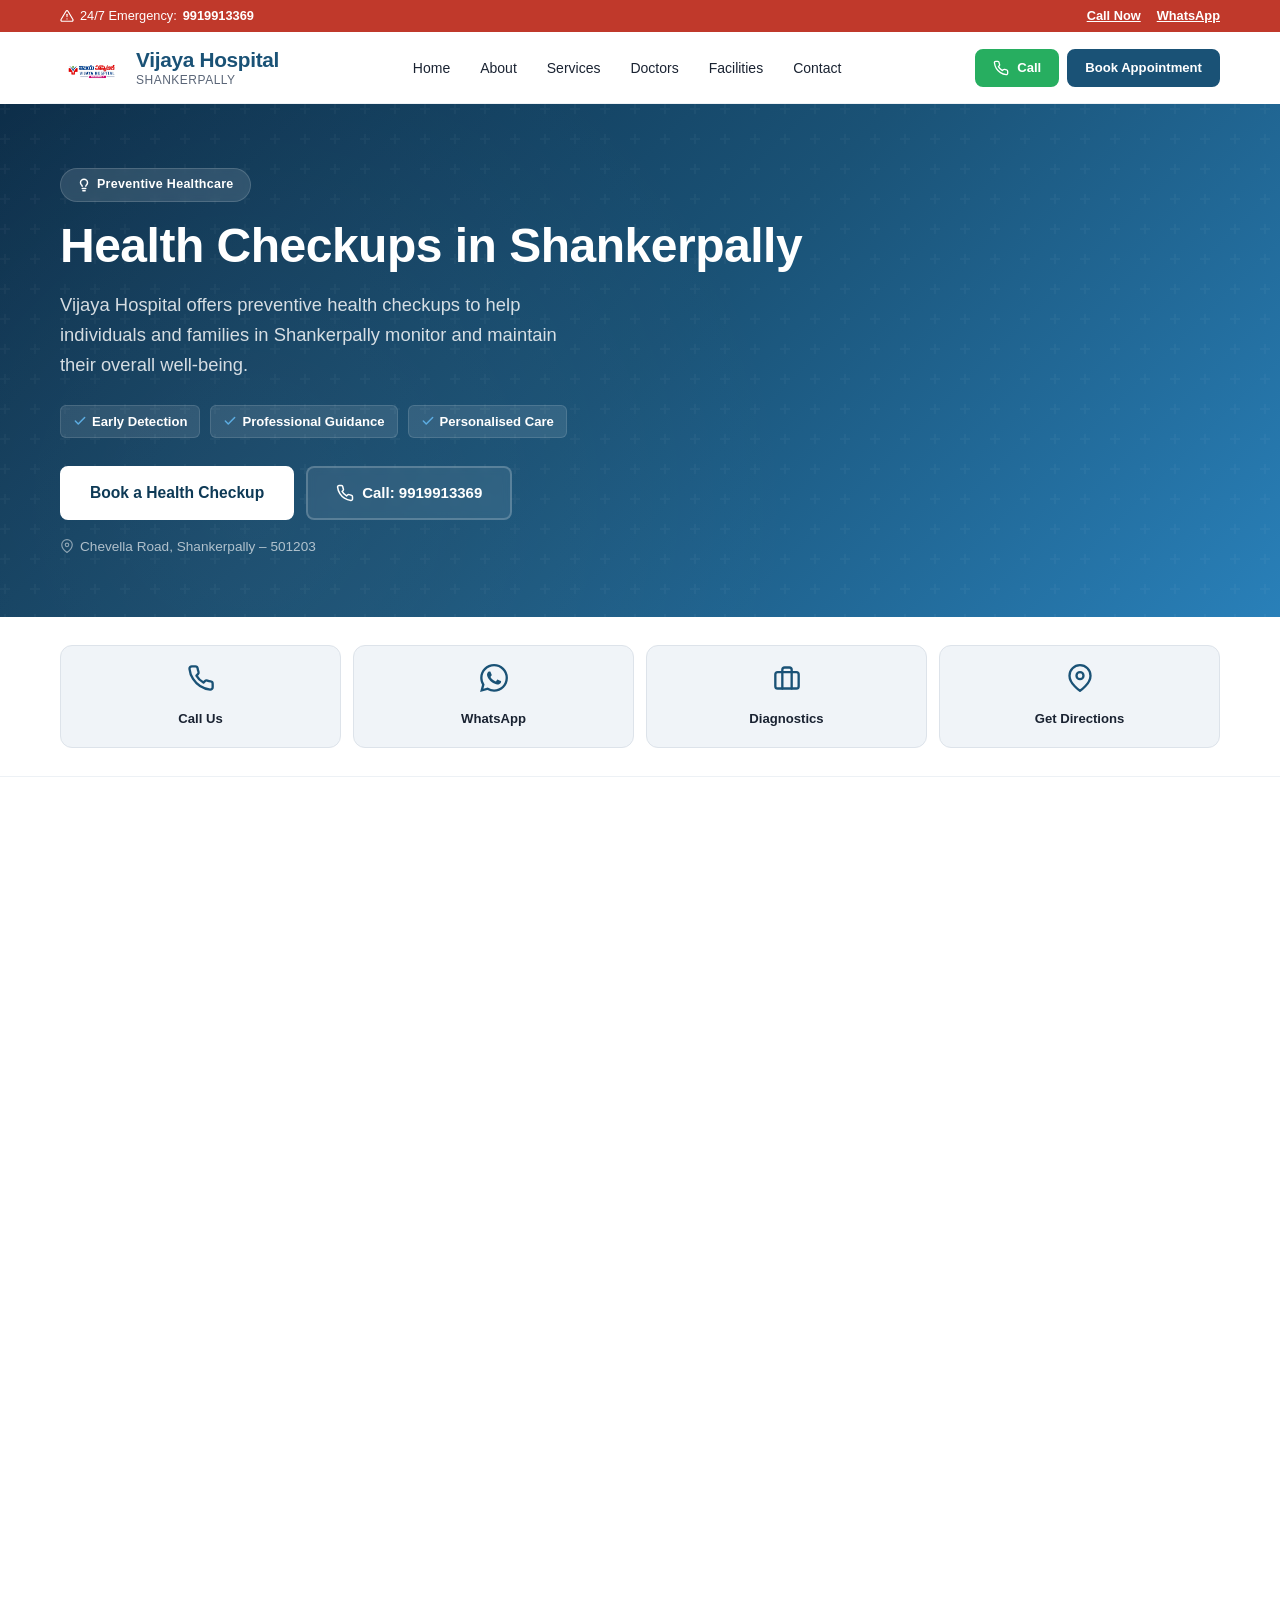
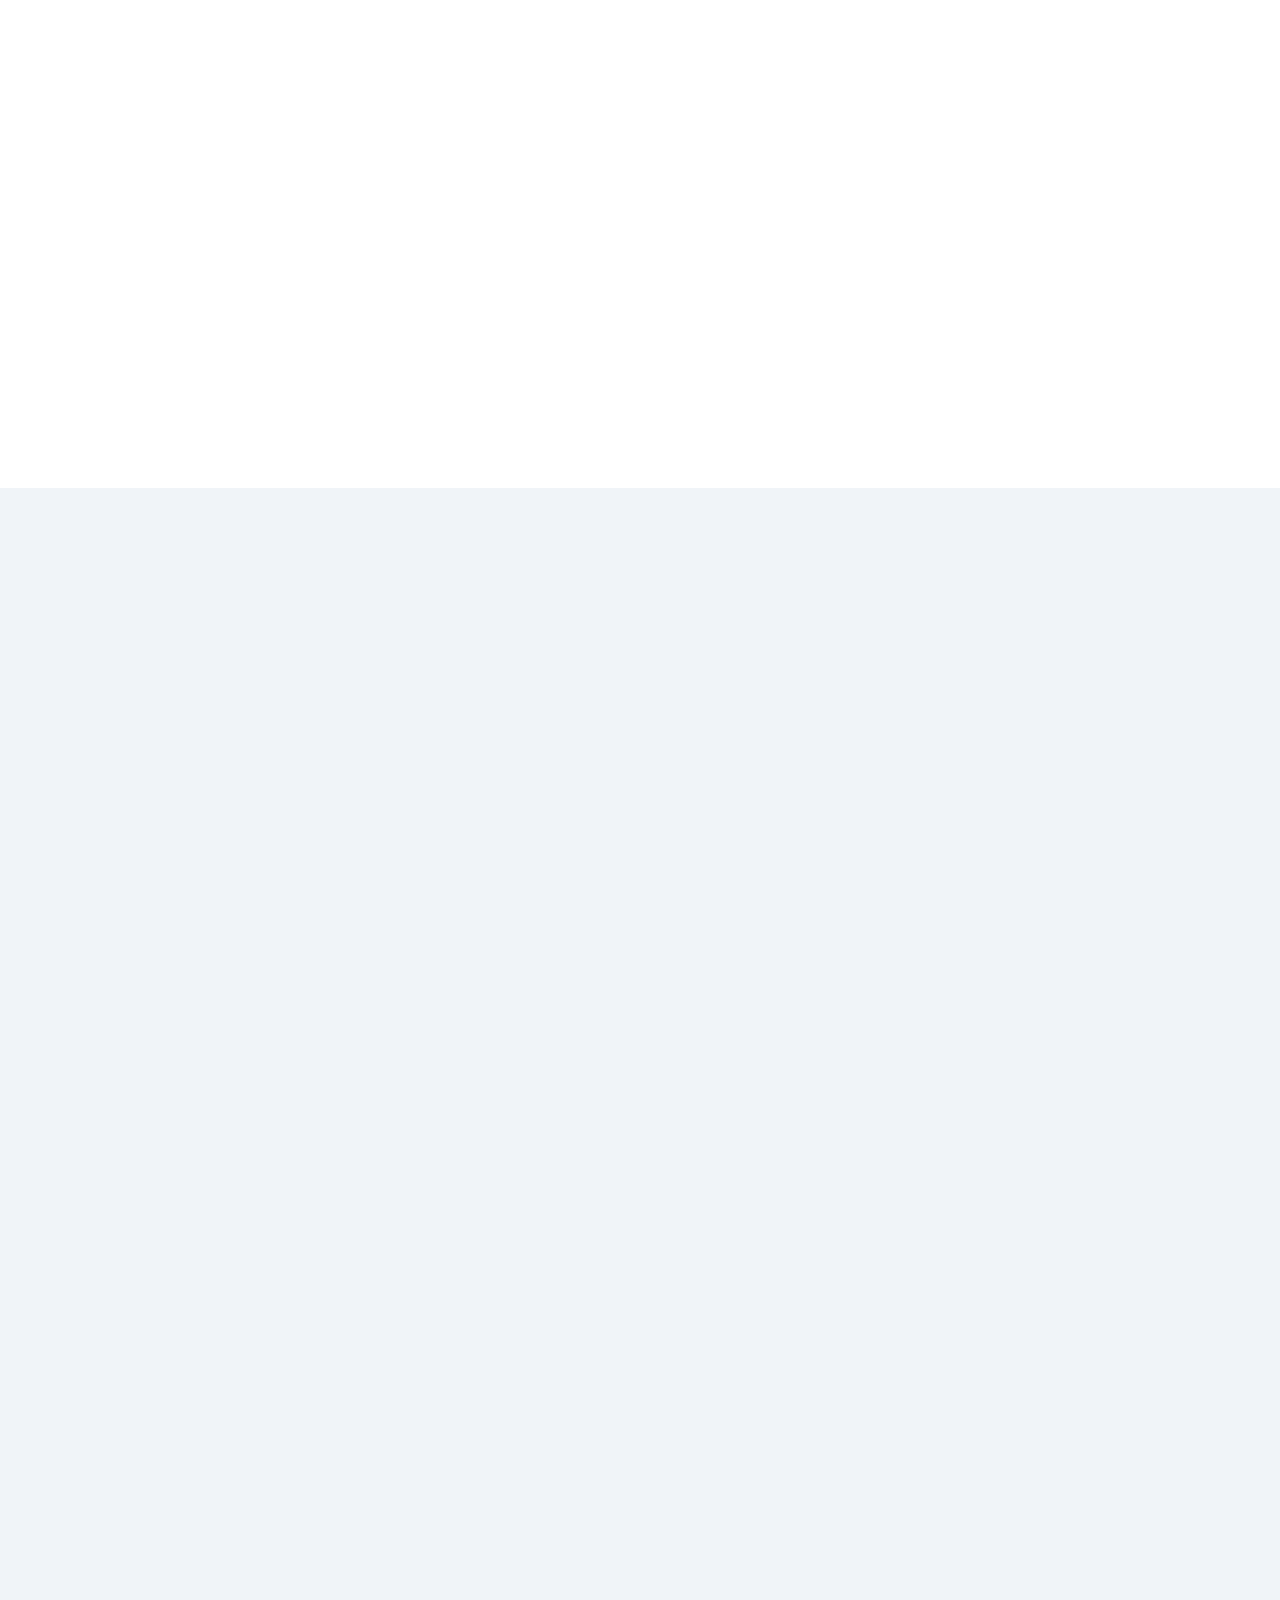
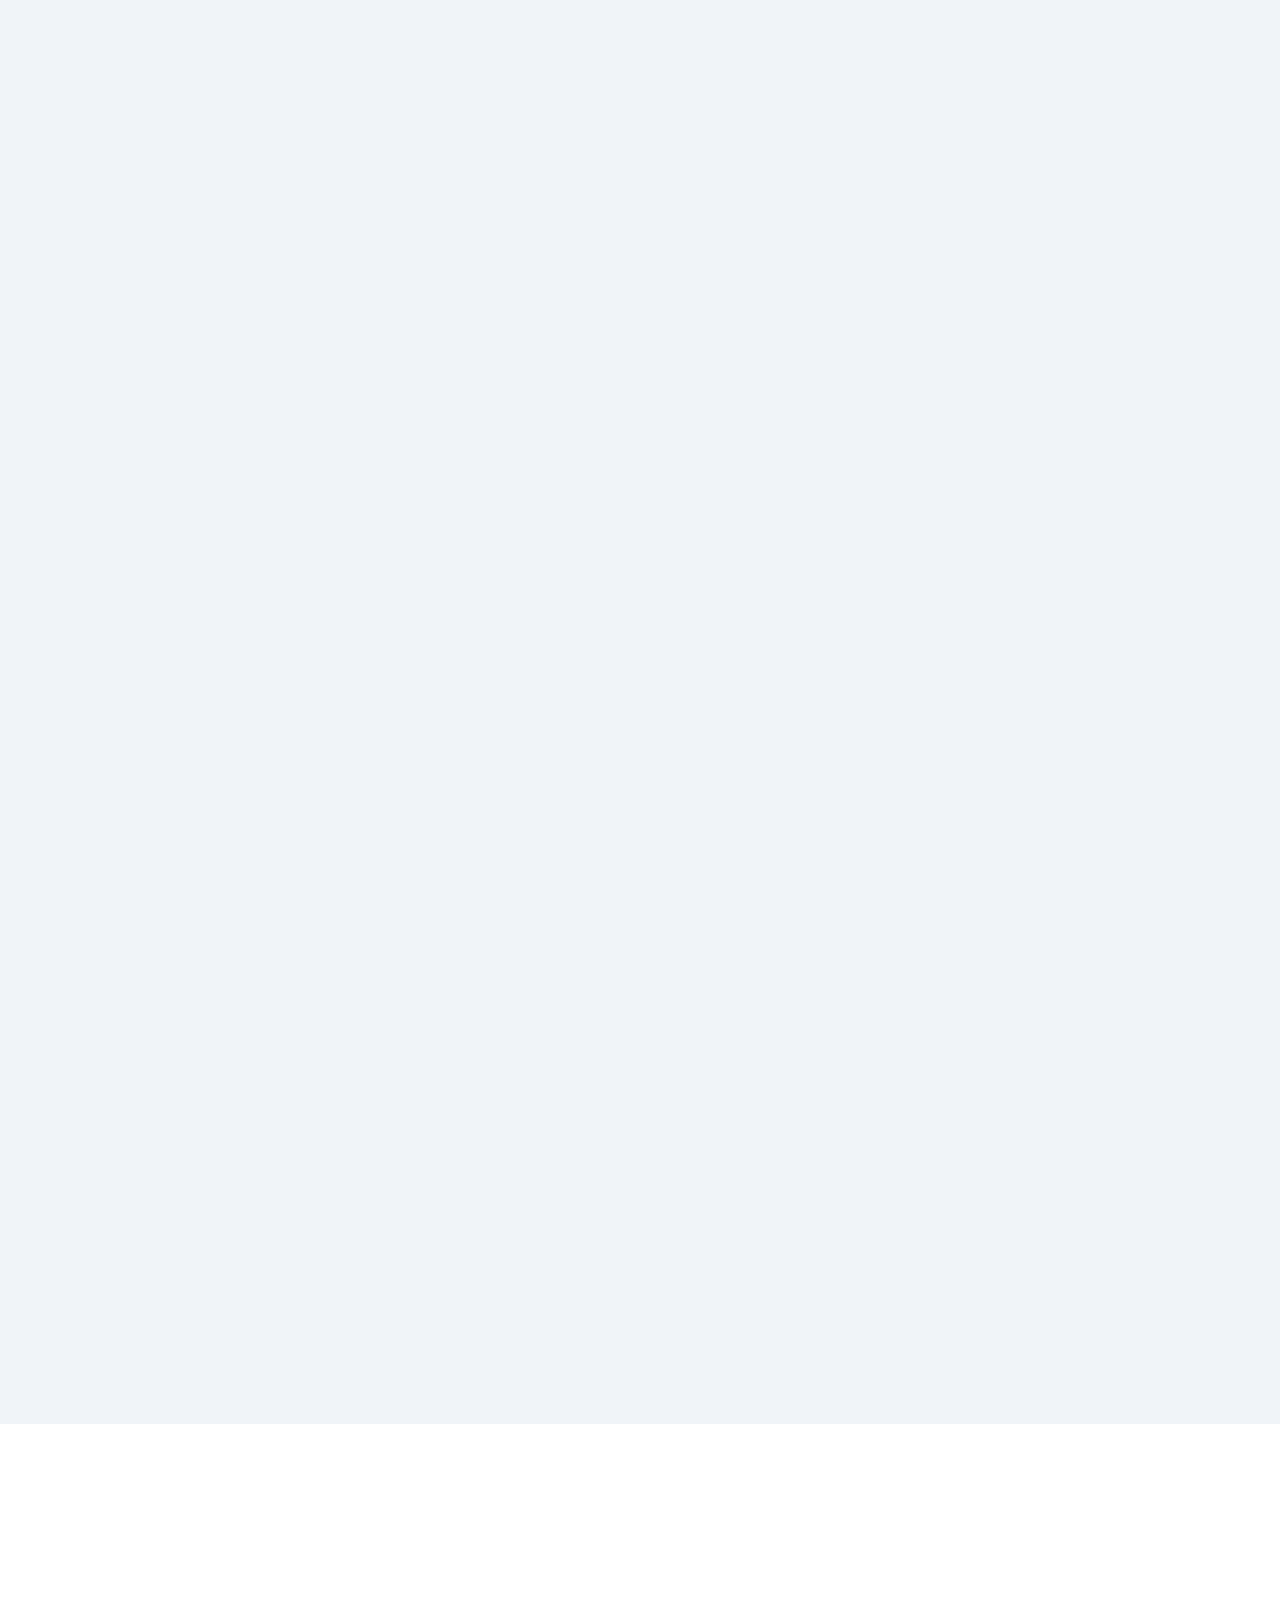
<file: health-checkups/index.html>
<!DOCTYPE html>
<html lang="en">
<head>
    <meta charset="UTF-8">
    <meta name="viewport" content="width=device-width, initial-scale=1.0">
    <title>Health Checkups in Shankerpally | Vijaya Hospital</title>
    <meta name="description" content="Vijaya Hospital offers preventive health checkups in Shankarpally to help you monitor and maintain your overall well-being. Schedule a checkup today.">
    <meta name="keywords" content="health checkups Shankarpally, preventive health checkup, Vijaya Hospital, routine health screening, Shankarpally hospital, Telangana">
    <meta name="author" content="Vijaya Hospital">
    <meta name="robots" content="index, follow">
    <meta property="og:title" content="Health Checkups in Shankerpally | Vijaya Hospital">
    <meta property="og:description" content="Vijaya Hospital offers preventive health checkups in Shankarpally to help you monitor and maintain your overall well-being.">
    <meta property="og:type" content="website">
    <meta property="og:site_name" content="Vijaya Hospital">
    <meta property="og:locale" content="en_IN">
    <meta name="twitter:card" content="summary">
    <meta name="twitter:title" content="Health Checkups in Shankerpally | Vijaya Hospital">
    <meta name="twitter:description" content="Vijaya Hospital offers preventive health checkups in Shankarpally to help you monitor and maintain your overall well-being.">
    <link rel="icon" type="image/png" href="/favicon.png">

    <link rel="canonical" href="https://vijayahospital.pages.dev/health-checkups/">
    <link rel="stylesheet" href="../css/style.css">
    <!-- Google Tag Manager -->
    <script>(function(w,d,s,l,i){w[l]=w[l]||[];w[l].push({'gtm.start':
    new Date().getTime(),event:'gtm.js'});var f=d.getElementsByTagName(s)[0],
    j=d.createElement(s),dl=l!='dataLayer'?'&l='+l:'';j.async=true;j.src=
    'https://www.googletagmanager.com/gtm.js?id='+i+dl;f.parentNode.insertBefore(j,f);
    })(window,document,'script','dataLayer','GTM-T2W6V6Z4');</script>
    <!-- End Google Tag Manager -->
    <link rel="preconnect" href="https://fonts.googleapis.com">
    <link rel="preconnect" href="https://fonts.gstatic.com" crossorigin>
    <link href="https://fonts.googleapis.com/css2?family=Inter:wght@400;500;600;700&display=swap" rel="stylesheet" media="print" onload="this.media='all'">
    <noscript><link href="https://fonts.googleapis.com/css2?family=Inter:wght@400;500;600;700&display=swap" rel="stylesheet"></noscript>

    <!-- Structured Data -->
    <script type="application/ld+json">
    {
        "@context": "https://schema.org",
        "@type": "Hospital",
        "name": "Vijaya Hospital",
        "description": "Vijaya Hospital provides preventive health checkups and comprehensive healthcare services in Shankerpally, Telangana.",
        "url": "https://vijayahospital.pages.dev",
        "telephone": ["+919919913369", "+919559399199"],
        "email": "vijayahospital.23@gmail.com",
        "address": {
            "@type": "PostalAddress",
            "streetAddress": "4-23/A/1, Fathepur(V), Beside HP Petrol Pump, Chevella Road",
            "addressLocality": "Shankerpally",
            "addressRegion": "Telangana",
            "postalCode": "501203",
            "addressCountry": "IN"
        },
        "geo": {
            "@type": "GeoCoordinates",
            "latitude": "17.2",
            "longitude": "78.2"
        },
        "medicalSpecialty": ["Preventive Medicine", "General Medicine", "Diagnostics"],
        "availableService": {
            "@type": "MedicalProcedure",
            "name": "Preventive Health Checkup",
            "description": "Routine preventive health assessments to help monitor and maintain overall well-being."
        },
        "openingHoursSpecification": [
            {
                "@type": "OpeningHoursSpecification",
                "dayOfWeek": ["Monday", "Tuesday", "Wednesday", "Thursday", "Friday", "Saturday", "Sunday"],
                "opens": "00:00",
                "closes": "23:59"
            }
        ]
    }
    </script>
</head>
<body>
    <!-- Google Tag Manager (noscript) -->
    <noscript><iframe src="https://www.googletagmanager.com/ns.html?id=GTM-T2W6V6Z4"
    height="0" width="0" style="display:none;visibility:hidden"></iframe></noscript>
    <!-- End Google Tag Manager (noscript) -->

    <!-- Header -->
    <header class="header" id="header">
        <div class="header-emergency-strip">
            <div class="container header-emergency-inner">
                <span class="header-emergency-text">
                    <svg width="14" height="14" viewBox="0 0 24 24" fill="none" stroke="currentColor" stroke-width="2" stroke-linecap="round" stroke-linejoin="round"><path d="M10.29 3.86L1.82 18a2 2 0 0 0 1.71 3h16.94a2 2 0 0 0 1.71-3L13.71 3.86a2 2 0 0 0-3.42 0z"></path><line x1="12" y1="9" x2="12" y2="13"></line><line x1="12" y1="17" x2="12.01" y2="17"></line></svg>
                    24/7 Emergency: <a href="tel:+919919913369">9919913369</a>
                </span>
                <div class="header-emergency-actions">
                    <a href="tel:+919919913369" class="header-emergency-link">Call Now</a>
                    <a href="https://wa.me/919919913369" class="header-emergency-link" target="_blank" rel="noopener">WhatsApp</a>
                </div>
            </div>
        </div>
        <div class="container header-main">
            <a href="../index.html" class="logo" aria-label="Vijaya Hospital Home">
                <img src="../assets/images/logo.png" alt="Vijaya Hospital Shankerpally logo" width="60" height="60">
                <div class="logo-text">
                    <span class="logo-name">Vijaya Hospital</span>
                    <span class="logo-tagline">Shankerpally</span>
                </div>
            </a>
            <nav class="nav" id="nav" aria-label="Main navigation">
                <ul class="nav-list" id="navList">
                    <li><a href="../index.html" class="nav-link">Home</a></li>
                    <li><a href="../index.html#about" class="nav-link">About</a></li>
                    <li><a href="../index.html#services" class="nav-link">Services</a></li>
                    <li><a href="../index.html#medical-team" class="nav-link">Doctors</a></li>
                    <li><a href="../index.html#facilities" class="nav-link">Facilities</a></li>
                    <li><a href="../contact/" class="nav-link">Contact</a></li>
                </ul>
            </nav>
            <div class="header-actions">
                <a href="tel:+919919913369" class="btn btn-call" aria-label="Call Vijaya Hospital">
                    <svg width="16" height="16" viewBox="0 0 24 24" fill="none" stroke="currentColor" stroke-width="2" stroke-linecap="round" stroke-linejoin="round"><path d="M22 16.92v3a2 2 0 0 1-2.18 2 19.79 19.79 0 0 1-8.63-3.07 19.5 19.5 0 0 1-6-6 19.79 19.79 0 0 1-3.07-8.67A2 2 0 0 1 4.11 2h3a2 2 0 0 1 2 1.72c.127.96.361 1.903.7 2.81a2 2 0 0 1-.45 2.11L8.09 9.91a16 16 0 0 0 6 6l1.27-1.27a2 2 0 0 1 2.11-.45c.907.339 1.85.573 2.81.7A2 2 0 0 1 22 16.92z"></path></svg>
                    Call
                </a>
                <a href="../index.html#appointment" class="btn btn-primary">Book Appointment</a>
            </div>
            <button class="hamburger" id="hamburger" aria-label="Toggle navigation menu" aria-expanded="false">
                <span class="hamburger-line"></span>
                <span class="hamburger-line"></span>
                <span class="hamburger-line"></span>
            </button>
        </div>
    </header>

    <main>

        <!-- Hero Section -->
        <section class="hero" style="padding: 64px 0 56px;">
            <div class="hero-overlay"></div>
            <div class="container hero-inner" style="grid-template-columns: 1fr;">
                <div class="hero-content" style="max-width: 100%;">
                    <span class="hero-badge">
                        <svg width="14" height="14" viewBox="0 0 24 24" fill="none" stroke="currentColor" stroke-width="2.5" stroke-linecap="round" stroke-linejoin="round"><path d="M9 18h6"></path><path d="M10 22h4"></path><path d="M15.09 14c.18-.98.65-1.74 1.41-2.5A4.65 4.65 0 0 0 18 8 6 6 0 0 0 6 8c0 1 .23 2.23 1.5 3.5A4.61 4.61 0 0 1 8.91 14"></path></svg>
                        Preventive Healthcare
                    </span>
                    <h1 class="hero-title">Health Checkups in Shankerpally</h1>
                    <p class="hero-subtitle">Vijaya Hospital offers preventive health checkups to help individuals and families in Shankerpally monitor and maintain their overall well-being.</p>
                    <div class="hero-features">
                        <span class="hero-feature">
                            <svg width="14" height="14" viewBox="0 0 24 24" fill="none" stroke="currentColor" stroke-width="2.5" stroke-linecap="round" stroke-linejoin="round"><polyline points="20 6 9 17 4 12"></polyline></svg>
                            Early Detection
                        </span>
                        <span class="hero-feature">
                            <svg width="14" height="14" viewBox="0 0 24 24" fill="none" stroke="currentColor" stroke-width="2.5" stroke-linecap="round" stroke-linejoin="round"><polyline points="20 6 9 17 4 12"></polyline></svg>
                            Professional Guidance
                        </span>
                        <span class="hero-feature">
                            <svg width="14" height="14" viewBox="0 0 24 24" fill="none" stroke="currentColor" stroke-width="2.5" stroke-linecap="round" stroke-linejoin="round"><polyline points="20 6 9 17 4 12"></polyline></svg>
                            Personalised Care
                        </span>
                    </div>
                    <div class="hero-buttons">
                        <a href="../index.html#appointment" class="btn btn-primary btn-lg">Book a Health Checkup</a>
                        <a href="tel:+919919913369" class="btn btn-emergency-lg">
                            <svg width="18" height="18" viewBox="0 0 24 24" fill="none" stroke="currentColor" stroke-width="2" stroke-linecap="round" stroke-linejoin="round"><path d="M22 16.92v3a2 2 0 0 1-2.18 2 19.79 19.79 0 0 1-8.63-3.07 19.5 19.5 0 0 1-6-6 19.79 19.79 0 0 1-3.07-8.67A2 2 0 0 1 4.11 2h3a2 2 0 0 1 2 1.72c.127.96.361 1.903.7 2.81a2 2 0 0 1-.45 2.11L8.09 9.91a16 16 0 0 0 6 6l1.27-1.27a2 2 0 0 1 2.11-.45c.907.339 1.85.573 2.81.7A2 2 0 0 1 22 16.92z"></path></svg>
                            Call: 9919913369
                        </a>
                    </div>
                    <div class="hero-location">
                        <svg width="14" height="14" viewBox="0 0 24 24" fill="none" stroke="currentColor" stroke-width="2" stroke-linecap="round" stroke-linejoin="round"><path d="M21 10c0 7-9 13-9 13s-9-6-9-13a9 9 0 0 1 18 0z"></path><circle cx="12" cy="10" r="3"></circle></svg>
                        Chevella Road, Shankerpally &ndash; 501203
                    </div>
                </div>
            </div>
        </section>

        <!-- Quick Actions -->
        <section class="quick-actions">
            <div class="container">
                <div class="quick-actions-grid">
                    <a href="tel:+919919913369" class="quick-action-card">
                        <div class="quick-action-icon">
                            <svg width="28" height="28" viewBox="0 0 24 24" fill="none" stroke="currentColor" stroke-width="2" stroke-linecap="round" stroke-linejoin="round"><path d="M22 16.92v3a2 2 0 0 1-2.18 2 19.79 19.79 0 0 1-8.63-3.07 19.5 19.5 0 0 1-6-6 19.79 19.79 0 0 1-3.07-8.67A2 2 0 0 1 4.11 2h3a2 2 0 0 1 2 1.72c.127.96.361 1.903.7 2.81a2 2 0 0 1-.45 2.11L8.09 9.91a16 16 0 0 0 6 6l1.27-1.27a2 2 0 0 1 2.11-.45c.907.339 1.85.573 2.81.7A2 2 0 0 1 22 16.92z"></path></svg>
                        </div>
                        <span class="quick-action-label">Call Us</span>
                    </a>
                    <a href="https://wa.me/919919913369" class="quick-action-card" target="_blank" rel="noopener">
                        <div class="quick-action-icon">
                            <svg width="28" height="28" viewBox="0 0 24 24" fill="currentColor"><path d="M17.472 14.382c-.297-.149-1.758-.867-2.03-.967-.273-.099-.471-.148-.67.15-.197.297-.767.966-.94 1.164-.173.199-.347.223-.644.075-.297-.15-1.255-.463-2.39-1.475-.883-.788-1.48-1.761-1.653-2.059-.173-.297-.018-.458.13-.606.134-.133.298-.347.446-.52.149-.174.198-.298.298-.497.099-.198.05-.371-.025-.52-.075-.149-.669-1.612-.916-2.207-.242-.579-.487-.5-.669-.51-.173-.008-.371-.01-.57-.01-.198 0-.52.074-.792.372-.272.297-1.04 1.016-1.04 2.479 0 1.462 1.065 2.875 1.213 3.074.149.198 2.096 3.2 5.077 4.487.709.306 1.262.489 1.694.625.712.227 1.36.195 1.871.118.571-.085 1.758-.719 2.006-1.413.248-.694.248-1.289.173-1.413-.074-.124-.272-.198-.57-.347m-5.421 7.403h-.004a9.87 9.87 0 01-5.031-1.378l-.361-.214-3.741.982.998-3.648-.235-.374a9.86 9.86 0 01-1.51-5.26c.001-5.45 4.436-9.884 9.888-9.884 2.64 0 5.122 1.03 6.988 2.898a9.825 9.825 0 012.893 6.994c-.003 5.45-4.437 9.884-9.885 9.884m8.413-18.297A11.815 11.815 0 0012.05 0C5.495 0 .16 5.335.157 11.892c0 2.096.547 4.142 1.588 5.945L.057 24l6.305-1.654a11.882 11.882 0 005.683 1.448h.005c6.554 0 11.89-5.335 11.893-11.893a11.821 11.821 0 00-3.48-8.413z"/></svg>
                        </div>
                        <span class="quick-action-label">WhatsApp</span>
                    </a>
                    <a href="../index.html#diagnostics" class="quick-action-card">
                        <div class="quick-action-icon">
                            <svg width="28" height="28" viewBox="0 0 24 24" fill="none" stroke="currentColor" stroke-width="2" stroke-linecap="round" stroke-linejoin="round"><rect x="2" y="7" width="20" height="14" rx="2" ry="2"></rect><path d="M16 21V5a2 2 0 0 0-2-2h-4a2 2 0 0 0-2 2v16"></path></svg>
                        </div>
                        <span class="quick-action-label">Diagnostics</span>
                    </a>
                    <a href="https://maps.google.com/?q=Vijaya+Hospital+Shankerpally" class="quick-action-card" target="_blank" rel="noopener">
                        <div class="quick-action-icon">
                            <svg width="28" height="28" viewBox="0 0 24 24" fill="none" stroke="currentColor" stroke-width="2" stroke-linecap="round" stroke-linejoin="round"><path d="M21 10c0 7-9 13-9 13s-9-6-9-13a9 9 0 0 1 18 0z"></path><circle cx="12" cy="10" r="3"></circle></svg>
                        </div>
                        <span class="quick-action-label">Get Directions</span>
                    </a>
                </div>
            </div>
        </section>

        <!-- Why Health Checkups Matter -->
        <section class="about" id="why-checkups">
            <div class="container">
                <div class="about-content">
                    <div class="about-image" style="display: block;">
                        <img src="../assets/images/about-hospital.jpg" alt="Vijaya Hospital preventive health checkup services in Shankerpally" width="500" height="350" loading="lazy">
                    </div>
                    <div class="about-text">
                        <span class="section-tag">Preventive Care</span>
                        <h2>Why Regular Health Checkups Matter</h2>
                        <p>Regular health checkups are an important part of maintaining long-term well-being. They help in identifying potential health concerns early, even before symptoms appear, allowing for timely medical guidance and support.</p>
                        <p>At Vijaya Hospital, health checkups are designed to give patients and families in Shankerpally a clear understanding of their current health status, empowering them to make informed decisions about their care.</p>
                        <div class="about-highlights">
                            <div class="about-highlight">
                                <div class="about-highlight-icon">
                                    <svg width="20" height="20" viewBox="0 0 24 24" fill="none" stroke="currentColor" stroke-width="2" stroke-linecap="round" stroke-linejoin="round"><path d="M20.84 4.61a5.5 5.5 0 0 0-7.78 0L12 5.67l-1.06-1.06a5.5 5.5 0 0 0-7.78 7.78l1.06 1.06L12 21.23l7.78-7.78 1.06-1.06a5.5 5.5 0 0 0 0-7.78z"></path></svg>
                                </div>
                                <span>Early Detection of Health Conditions</span>
                            </div>
                            <div class="about-highlight">
                                <div class="about-highlight-icon about-highlight-icon--emergency">
                                    <svg width="20" height="20" viewBox="0 0 24 24" fill="none" stroke="currentColor" stroke-width="2" stroke-linecap="round" stroke-linejoin="round"><path d="M22 12h-4l-3 9L9 3l-3 9H2"></path></svg>
                                </div>
                                <span>Monitor Overall Health Status</span>
                            </div>
                            <div class="about-highlight">
                                <div class="about-highlight-icon about-highlight-icon--accessible">
                                    <svg width="20" height="20" viewBox="0 0 24 24" fill="none" stroke="currentColor" stroke-width="2" stroke-linecap="round" stroke-linejoin="round"><polyline points="20 6 9 17 4 12"></polyline></svg>
                                </div>
                                <span>Professional Medical Guidance</span>
                            </div>
                        </div>
                        <a href="../index.html#services" class="btn btn-primary">Explore Our Services</a>
                    </div>
                </div>
            </div>
        </section>

        <!-- Benefits of Health Checkups -->
        <section class="why-choose" id="benefits">
            <div class="container">
                <span class="section-tag section-tag--center">Benefits</span>
                <h2>Benefits of Preventive Health Checkups</h2>
                <p class="section-subtitle">A proactive approach to health can make a significant difference in overall well-being.</p>
                <div class="why-grid">
                    <div class="why-card">
                        <div class="why-icon why-icon--care">
                            <svg width="28" height="28" viewBox="0 0 24 24" fill="none" stroke="currentColor" stroke-width="2" stroke-linecap="round" stroke-linejoin="round"><path d="M20.84 4.61a5.5 5.5 0 0 0-7.78 0L12 5.67l-1.06-1.06a5.5 5.5 0 0 0-7.78 7.78l1.06 1.06L12 21.23l7.78-7.78 1.06-1.06a5.5 5.5 0 0 0 0-7.78z"></path></svg>
                        </div>
                        <h3>Early Identification</h3>
                        <p>Health checkups help detect potential issues at an early stage, when they are easier to address and manage effectively.</p>
                    </div>
                    <div class="why-card">
                        <div class="why-icon why-icon--emergency">
                            <svg width="28" height="28" viewBox="0 0 24 24" fill="none" stroke="currentColor" stroke-width="2" stroke-linecap="round" stroke-linejoin="round"><path d="M22 12h-4l-3 9L9 3l-3 9H2"></path></svg>
                        </div>
                        <h3>Continuous Monitoring</h3>
                        <p>Regular assessments allow doctors to track health patterns over time and provide timely advice for maintaining well-being.</p>
                    </div>
                    <div class="why-card">
                        <div class="why-icon why-icon--trusted">
                            <svg width="28" height="28" viewBox="0 0 24 24" fill="none" stroke="currentColor" stroke-width="2" stroke-linecap="round" stroke-linejoin="round"><path d="M12 22s8-4 8-10V5l-8-3-8 3v7c0 6 8 10 8 10z"></path></svg>
                        </div>
                        <h3>Peace of Mind</h3>
                        <p>Knowing your health status through a professional checkup provides reassurance and helps reduce uncertainty about your health.</p>
                    </div>
                    <div class="why-card">
                        <div class="why-icon why-icon--local">
                            <svg width="28" height="28" viewBox="0 0 24 24" fill="none" stroke="currentColor" stroke-width="2" stroke-linecap="round" stroke-linejoin="round"><path d="M21 10c0 7-9 13-9 13s-9-6-9-13a9 9 0 0 1 18 0z"></path><circle cx="12" cy="10" r="3"></circle></svg>
                        </div>
                        <h3>Convenient Local Access</h3>
                        <p>Access preventive health checkup services close to home at Vijaya Hospital, right here in Shankerpally.</p>
                    </div>
                </div>
            </div>
        </section>

        <!-- Who Should Get a Health Checkup -->
        <section class="services" id="who-should">
            <div class="container">
                <span class="section-tag section-tag--center">Guidance</span>
                <h2>Who Should Consider a Health Checkup?</h2>
                <p class="section-subtitle">Health checkups are beneficial for individuals across all age groups and lifestyles.</p>
                <div class="services-grid">
                    <div class="service-card">
                        <div class="service-icon">
                            <svg width="28" height="28" viewBox="0 0 24 24" fill="none" stroke="currentColor" stroke-width="2" stroke-linecap="round" stroke-linejoin="round"><path d="M17 21v-2a4 4 0 0 0-4-4H5a4 4 0 0 0-4 4v2"></path><circle cx="9" cy="7" r="4"></circle><path d="M23 21v-2a4 4 0 0 0-3-3.87"></path><path d="M16 3.13a4 4 0 0 1 0 7.75"></path></svg>
                        </div>
                        <h3>Working Professionals</h3>
                        <p>Busy schedules and stressful routines can take a toll on health. A regular checkup helps working professionals stay on top of their well-being.</p>
                    </div>
                    <div class="service-card">
                        <div class="service-icon service-icon--maternity">
                            <svg width="28" height="28" viewBox="0 0 24 24" fill="none" stroke="currentColor" stroke-width="2" stroke-linecap="round" stroke-linejoin="round"><path d="M20.84 4.61a5.5 5.5 0 0 0-7.78 0L12 5.67l-1.06-1.06a5.5 5.5 0 0 0-7.78 7.78l1.06 1.06L12 21.23l7.78-7.78 1.06-1.06a5.5 5.5 0 0 0 0-7.78z"></path></svg>
                        </div>
                        <h3>Senior Citizens</h3>
                        <p>As we age, regular health monitoring becomes increasingly important. Periodic checkups help elderly individuals manage age-related health concerns.</p>
                    </div>
                    <div class="service-card">
                        <div class="service-icon service-icon--checkup">
                            <svg width="28" height="28" viewBox="0 0 24 24" fill="none" stroke="currentColor" stroke-width="2" stroke-linecap="round" stroke-linejoin="round"><path d="M9 18h6"></path><path d="M10 22h4"></path><path d="M15.09 14c.18-.98.65-1.74 1.41-2.5A4.65 4.65 0 0 0 18 8 6 6 0 0 0 6 8c0 1 .23 2.23 1.5 3.5A4.61 4.61 0 0 1 8.91 14"></path></svg>
                        </div>
                        <h3>Individuals with Family History</h3>
                        <p>If you have a family history of certain health conditions, regular checkups can help with early monitoring and preventive care.</p>
                    </div>
                    <div class="service-card">
                        <div class="service-icon service-icon--diagnostic">
                            <svg width="28" height="28" viewBox="0 0 24 24" fill="none" stroke="currentColor" stroke-width="2" stroke-linecap="round" stroke-linejoin="round"><circle cx="12" cy="12" r="10"></circle><polyline points="12 6 12 12 16 14"></polyline></svg>
                        </div>
                        <h3>Anyone Seeking Wellness</h3>
                        <p>Even if you feel healthy, a routine checkup ensures that everything is on track and provides a baseline for future health assessments.</p>
                    </div>
                    <div class="service-card">
                        <div class="service-icon">
                            <svg width="28" height="28" viewBox="0 0 24 24" fill="none" stroke="currentColor" stroke-width="2" stroke-linecap="round" stroke-linejoin="round"><path d="M22 16.92v3a2 2 0 0 1-2.18 2 19.79 19.79 0 0 1-8.63-3.07 19.5 19.5 0 0 1-6-6 19.79 19.79 0 0 1-3.07-8.67A2 2 0 0 1 4.11 2h3a2 2 0 0 1 2 1.72c.127.96.361 1.903.7 2.81a2 2 0 0 1-.45 2.11L8.09 9.91a16 16 0 0 0 6 6l1.27-1.27a2 2 0 0 1 2.11-.45c.907.339 1.85.573 2.81.7A2 2 0 0 1 22 16.92z"></path></svg>
                        </div>
                        <h3>Before Starting a Fitness Routine</h3>
                        <p>A health checkup before beginning a new exercise or diet programme ensures your body is ready and helps set safe health goals.</p>
                    </div>
                    <div class="service-card">
                        <div class="service-icon service-icon--emergency">
                            <svg width="28" height="28" viewBox="0 0 24 24" fill="none" stroke="currentColor" stroke-width="2" stroke-linecap="round" stroke-linejoin="round"><path d="M12 22s8-4 8-10V5l-8-3-8 3v7c0 6 8 10 8 10z"></path></svg>
                        </div>
                        <h3>Post-Treatment Follow-Up</h3>
                        <p>Patients recovering from an illness or surgery may benefit from health checkups to track recovery progress under medical supervision.</p>
                    </div>
                </div>
            </div>
        </section>

        <!-- What to Expect -->
        <section class="health-checkups" id="what-to-expect">
            <div class="container">
                <span class="section-tag section-tag--center">Your Visit</span>
                <h2>What to Expect During a Health Checkup</h2>
                <p class="section-subtitle">A health checkup at Vijaya Hospital is a straightforward process guided by our medical team.</p>
                <div class="why-grid">
                    <div class="why-card">
                        <div class="why-icon why-icon--care">
                            <svg width="28" height="28" viewBox="0 0 24 24" fill="none" stroke="currentColor" stroke-width="2" stroke-linecap="round" stroke-linejoin="round"><rect x="3" y="4" width="18" height="18" rx="2" ry="2"></rect><line x1="16" y1="2" x2="16" y2="6"></line><line x1="8" y1="2" x2="8" y2="6"></line><line x1="3" y1="10" x2="21" y2="10"></line></svg>
                        </div>
                        <h3>Schedule Your Visit</h3>
                        <p>Book an appointment by calling us or reaching out through WhatsApp. Choose a date and time that works best for you.</p>
                    </div>
                    <div class="why-card">
                        <div class="why-icon why-icon--emergency">
                            <svg width="28" height="28" viewBox="0 0 24 24" fill="none" stroke="currentColor" stroke-width="2" stroke-linecap="round" stroke-linejoin="round"><path d="M14 2H6a2 2 0 0 0-2 2v16a2 2 0 0 0 2 2h12a2 2 0 0 0 2-2V8z"></path><polyline points="14 2 14 8 20 8"></polyline><line x1="16" y1="13" x2="8" y2="13"></line><line x1="16" y1="17" x2="8" y2="17"></line></svg>
                        </div>
                        <h3>Consultation with a Doctor</h3>
                        <p>Our doctor will review your health history, discuss any concerns, and recommend appropriate assessments based on your individual needs.</p>
                    </div>
                    <div class="why-card">
                        <div class="why-icon why-icon--trusted">
                            <svg width="28" height="28" viewBox="0 0 24 24" fill="none" stroke="currentColor" stroke-width="2" stroke-linecap="round" stroke-linejoin="round"><polyline points="20 6 9 17 4 12"></polyline></svg>
                        </div>
                        <h3>Results and Guidance</h3>
                        <p>After your checkup, our medical team will explain the findings and provide recommendations for next steps, if needed.</p>
                    </div>
                </div>
            </div>
        </section>

        <!-- Emergency CTA -->
        <section class="emergency-cta">
            <div class="container">
                <h2>Ready to Schedule Your Health Checkup?</h2>
                <p>Get in touch with Vijaya Hospital to book a preventive health checkup or speak with our medical team.</p>
                <div class="emergency-cta-badge">
                    <svg width="18" height="18" viewBox="0 0 24 24" fill="none" stroke="currentColor" stroke-width="2" stroke-linecap="round" stroke-linejoin="round"><path d="M9 18h6"></path><path d="M10 22h4"></path><path d="M15.09 14c.18-.98.65-1.74 1.41-2.5A4.65 4.65 0 0 0 18 8 6 6 0 0 0 6 8c0 1 .23 2.23 1.5 3.5A4.61 4.61 0 0 1 8.91 14"></path></svg>
                    Preventive Health Checkups Available
                </div>
                <div class="emergency-cta-buttons">
                    <a href="../index.html#appointment" class="btn btn-cta-primary">Book an Appointment</a>
                    <a href="tel:+919919913369" class="btn btn-cta-secondary">
                        <svg width="18" height="18" viewBox="0 0 24 24" fill="none" stroke="currentColor" stroke-width="2" stroke-linecap="round" stroke-linejoin="round"><path d="M22 16.92v3a2 2 0 0 1-2.18 2 19.79 19.79 0 0 1-8.63-3.07 19.5 19.5 0 0 1-6-6 19.79 19.79 0 0 1-3.07-8.67A2 2 0 0 1 4.11 2h3a2 2 0 0 1 2 1.72c.127.96.361 1.903.7 2.81a2 2 0 0 1-.45 2.11L8.09 9.91a16 16 0 0 0 6 6l1.27-1.27a2 2 0 0 1 2.11-.45c.907.339 1.85.573 2.81.7A2 2 0 0 1 22 16.92z"></path></svg>
                        Call Now
                    </a>
                </div>
            </div>
        </section>

        <!-- Related Services -->
        <section class="patient-info" id="related-services">
            <div class="container">
                <span class="section-tag section-tag--center">Related Services</span>
                <h2>Other Healthcare Services</h2>
                <p class="section-subtitle">Vijaya Hospital provides a range of healthcare services for patients in Shankerpally</p>
                <div class="info-grid">
                    <div class="info-card">
                        <div class="info-card-icon info-card-icon--emergency">
                            <svg width="24" height="24" viewBox="0 0 24 24" fill="none" stroke="currentColor" stroke-width="2" stroke-linecap="round" stroke-linejoin="round"><path d="M10.29 3.86L1.82 18a2 2 0 0 0 1.71 3h16.94a2 2 0 0 0 1.71-3L13.71 3.86a2 2 0 0 0-3.42 0z"></path><line x1="12" y1="9" x2="12" y2="13"></line><line x1="12" y1="17" x2="12.01" y2="17"></line></svg>
                        </div>
                        <h3>24/7 Emergency Care</h3>
                        <p>Immediate medical assistance and emergency care available around the clock. Call <a href="tel:+919919913369">9919913369</a> for urgent support.</p>
                    </div>
                    <div class="info-card">
                        <div class="info-card-icon">
                            <svg width="24" height="24" viewBox="0 0 24 24" fill="none" stroke="currentColor" stroke-width="2" stroke-linecap="round" stroke-linejoin="round"><rect x="2" y="7" width="20" height="14" rx="2" ry="2"></rect><path d="M16 21V5a2 2 0 0 0-2-2h-4a2 2 0 0 0-2 2v16"></path></svg>
                        </div>
                        <h3><a href="../index.html#services">Diagnostic Services</a></h3>
                        <p>Essential diagnostic support to help doctors identify and manage health conditions accurately.</p>
                    </div>
                    <div class="info-card">
                        <div class="info-card-icon info-card-icon--location">
                            <svg width="24" height="24" viewBox="0 0 24 24" fill="none" stroke="currentColor" stroke-width="2" stroke-linecap="round" stroke-linejoin="round"><path d="M22 16.92v3a2 2 0 0 1-2.18 2 19.79 19.79 0 0 1-8.63-3.07 19.5 19.5 0 0 1-6-6 19.79 19.79 0 0 1-3.07-8.67A2 2 0 0 1 4.11 2h3a2 2 0 0 1 2 1.72c.127.96.361 1.903.7 2.81a2 2 0 0 1-.45 2.11L8.09 9.91a16 16 0 0 0 6 6l1.27-1.27a2 2 0 0 1 2.11-.45c.907.339 1.85.573 2.81.7A2 2 0 0 1 22 16.92z"></path></svg>
                        </div>
                        <h3><a href="../contact/">Contact Us</a></h3>
                        <p>Reach out to Vijaya Hospital for appointments, enquiries, or directions. We are located on Chevella Road, Shankerpally.</p>
                    </div>
                </div>
            </div>
        </section>

        <!-- Contact / Location -->
        <section class="location" id="contact">
            <div class="container">
                <span class="section-tag section-tag--center">Get in Touch</span>
                <h2>Contact Vijaya Hospital</h2>
                <p class="section-subtitle">Conveniently located on Chevella Road, Shankerpally</p>
                <div class="location-grid">
                    <div class="location-details">
                        <h3>Vijaya Hospital</h3>
                        <address>
                            <p>
                                <svg width="18" height="18" viewBox="0 0 24 24" fill="none" stroke="currentColor" stroke-width="2" stroke-linecap="round" stroke-linejoin="round"><path d="M21 10c0 7-9 13-9 13s-9-6-9-13a9 9 0 0 1 18 0z"></path><circle cx="12" cy="10" r="3"></circle></svg>
                                4-23/A/1, Fathepur (V), Beside HP Petrol Pump,<br>
                                Chevella Road, Shankerpally - 501203,<br>
                                Rangareddy District, Telangana, India.
                            </p>
                            <p>
                                <svg width="18" height="18" viewBox="0 0 24 24" fill="none" stroke="currentColor" stroke-width="2" stroke-linecap="round" stroke-linejoin="round"><path d="M22 16.92v3a2 2 0 0 1-2.18 2 19.79 19.79 0 0 1-8.63-3.07 19.5 19.5 0 0 1-6-6 19.79 19.79 0 0 1-3.07-8.67A2 2 0 0 1 4.11 2h3a2 2 0 0 1 2 1.72c.127.96.361 1.903.7 2.81a2 2 0 0 1-.45 2.11L8.09 9.91a16 16 0 0 0 6 6l1.27-1.27a2 2 0 0 1 2.11-.45c.907.339 1.85.573 2.81.7A2 2 0 0 1 22 16.92z"></path></svg>
                                <a href="tel:+919919913369">9919913369</a> / <a href="tel:+919559399199">9559399199</a>
                            </p>
                            <p>
                                <svg width="18" height="18" viewBox="0 0 24 24" fill="none" stroke="currentColor" stroke-width="2" stroke-linecap="round" stroke-linejoin="round"><path d="M4 4h16c1.1 0 2 .9 2 2v12c0 1.1-.9 2-2 2H4c-1.1 0-2-.9-2-2V6c0-1.1.9-2 2-2z"></path><polyline points="22,6 12,13 2,6"></polyline></svg>
                                <a href="mailto:vijayahospital.23@gmail.com">vijayahospital.23@gmail.com</a>
                            </p>
                        </address>
                        <a href="https://maps.google.com/?q=Vijaya+Hospital+Shankerpally" class="btn btn-primary" target="_blank" rel="noopener">
                            <svg width="16" height="16" viewBox="0 0 24 24" fill="none" stroke="currentColor" stroke-width="2" stroke-linecap="round" stroke-linejoin="round"><path d="M21 10c0 7-9 13-9 13s-9-6-9-13a9 9 0 0 1 18 0z"></path><circle cx="12" cy="10" r="3"></circle></svg>
                            Get Directions on Google Maps
                        </a>
                        <div class="contact-hours">
                            <h4>Opening Hours</h4>
                            <p>OPD: Daily &bull; Contact for timings</p>
                            <p>Emergency: 24/7 &bull; All days</p>
                        </div>
                    </div>
                    <div class="location-map">
                        <iframe src="https://www.google.com/maps/embed?pb=!1m18!1m12!1m3!1d3806.0!2d78.2!3d17.2!2m3!1f0!2f0!3f0!3m2!1i1024!2i768!4f13.1!3m3!1m2!1s0x0%3A0x0!2zVGlqYXlhIEhvc3BpdGFsIFNoYW5rYXJwYWxseQ!5e0!3m2!1sen!2sin!4v1700000000000" width="100%" height="400" style="border:0; border-radius: 8px;" allowfullscreen="" loading="lazy" referrerpolicy="no-referrer-when-downgrade" title="Vijaya Hospital location on Google Maps"></iframe>
                    </div>
                </div>
            </div>
        </section>

        <!-- Final CTA -->
        <section class="final-cta">
            <div class="container">
                <h2>Take the First Step Towards Better Health</h2>
                <p>Schedule your preventive health checkup at Vijaya Hospital in Shankerpally today.</p>
                <div class="cta-buttons">
                    <a href="../index.html#appointment" class="btn btn-cta-primary">Book an Appointment</a>
                    <a href="tel:+919919913369" class="btn btn-cta-secondary">
                        <svg width="18" height="18" viewBox="0 0 24 24" fill="none" stroke="currentColor" stroke-width="2" stroke-linecap="round" stroke-linejoin="round"><path d="M22 16.92v3a2 2 0 0 1-2.18 2 19.79 19.79 0 0 1-8.63-3.07 19.5 19.5 0 0 1-6-6 19.79 19.79 0 0 1-3.07-8.67A2 2 0 0 1 4.11 2h3a2 2 0 0 1 2 1.72c.127.96.361 1.903.7 2.81a2 2 0 0 1-.45 2.11L8.09 9.91a16 16 0 0 0 6 6l1.27-1.27a2 2 0 0 1 2.11-.45c.907.339 1.85.573 2.81.7A2 2 0 0 1 22 16.92z"></path></svg>
                        Call Now
                    </a>
                    <a href="https://wa.me/919919913369" class="btn btn-cta-whatsapp" target="_blank" rel="noopener">
                        <svg width="18" height="18" viewBox="0 0 24 24" fill="currentColor"><path d="M17.472 14.382c-.297-.149-1.758-.867-2.03-.967-.273-.099-.471-.148-.67.15-.197.297-.767.966-.94 1.164-.173.199-.347.223-.644.075-.297-.15-1.255-.463-2.39-1.475-.883-.788-1.48-1.761-1.653-2.059-.173-.297-.018-.458.13-.606.134-.133.298-.347.446-.52.149-.174.198-.298.298-.497.099-.198.05-.371-.025-.52-.075-.149-.669-1.612-.916-2.207-.242-.579-.487-.5-.669-.51-.173-.008-.371-.01-.57-.01-.198 0-.52.074-.792.372-.272.297-1.04 1.016-1.04 2.479 0 1.462 1.065 2.875 1.213 3.074.149.198 2.096 3.2 5.077 4.487.709.306 1.262.489 1.694.625.712.227 1.36.195 1.871.118.571-.085 1.758-.719 2.006-1.413.248-.694.248-1.289.173-1.413-.074-.124-.272-.198-.57-.347m-5.421 7.403h-.004a9.87 9.87 0 01-5.031-1.378l-.361-.214-3.741.982.998-3.648-.235-.374a9.86 9.86 0 01-1.51-5.26c.001-5.45 4.436-9.884 9.888-9.884 2.64 0 5.122 1.03 6.988 2.898a9.825 9.825 0 012.893 6.994c-.003 5.45-4.437 9.884-9.885 9.884m8.413-18.297A11.815 11.815 0 0012.05 0C5.495 0 .16 5.335.157 11.892c0 2.096.547 4.142 1.588 5.945L.057 24l6.305-1.654a11.882 11.882 0 005.683 1.448h.005c6.554 0 11.89-5.335 11.893-11.893a11.821 11.821 0 00-3.48-8.413z"/></svg>
                        WhatsApp Us
                    </a>
                </div>
            </div>
        </section>

        <!-- FAQ Section -->
        <section class="faq-section" id="faq">
            <div class="container">
                <span class="section-tag section-tag--center">FAQs</span>
                <h2>Frequently Asked Questions</h2>
                <p class="section-subtitle">Common questions about health checkups at Vijaya Hospital</p>
                <div class="faq-list">
                    <details class="faq-item">
                        <summary class="faq-question">Why should I get a health checkup even if I feel fine?</summary>
                        <div class="faq-answer">
                            <p>Many health conditions develop silently without obvious symptoms. A regular health checkup helps identify potential concerns early, allowing for timely guidance and preventive care.</p>
                        </div>
                    </details>
                    <details class="faq-item">
                        <summary class="faq-question">How do I book a health checkup at Vijaya Hospital?</summary>
                        <div class="faq-answer">
                            <p>You can book a health checkup by calling us at <a href="tel:+919919913369">9919913369</a> or <a href="tel:+919559399199">9559399199</a>, reaching out via <a href="https://wa.me/919919913369" target="_blank" rel="noopener">WhatsApp</a>, or using the appointment request section on our website.</p>
                        </div>
                    </details>
                    <details class="faq-item">
                        <summary class="faq-question">How often should I get a health checkup?</summary>
                        <div class="faq-answer">
                            <p>The recommended frequency depends on your age, health history, and lifestyle. Our doctors can advise you on the appropriate schedule during your consultation.</p>
                        </div>
                    </details>
                    <details class="faq-item">
                        <summary class="faq-question">Where is Vijaya Hospital located?</summary>
                        <div class="faq-answer">
                            <p>Vijaya Hospital is located at 4-23/A/1, Fathepur (V), Beside HP Petrol Pump, Chevella Road, Shankerpally - 501203, Rangareddy District, Telangana. <a href="https://maps.google.com/?q=Vijaya+Hospital+Shankerpally" target="_blank" rel="noopener">Get Directions</a></p>
                        </div>
                    </details>
                    <details class="faq-item">
                        <summary class="faq-question">Are diagnostic services available at the hospital?</summary>
                        <div class="faq-answer">
                            <p>Yes, Vijaya Hospital provides diagnostic services to support doctors in identifying and managing health conditions. You can learn more on our <a href="../index.html#services">services page</a>.</p>
                        </div>
                    </details>
                </div>
            </div>
        </section>

    </main>

    <!-- Footer -->
    <footer class="footer">
        <div class="container">
            <div class="footer-grid">
                <div class="footer-col">
                    <a href="../index.html" class="footer-logo">
                        <img src="../assets/images/logo.png" alt="Vijaya Hospital Shankerpally logo" width="48" height="48">
                        <span>Vijaya Hospital</span>
                    </a>
                    <p class="footer-tagline">Accessible and dependable healthcare support for the Shankerpally community.</p>
                    <p class="footer-address">4-23/A/1, Fathepur (V), Beside HP Petrol Pump,<br>Chevella Road, Shankerpally - 501203,<br>Rangareddy District, Telangana.</p>
                </div>
                <div class="footer-col">
                    <h4>Quick Links</h4>
                    <ul>
                        <li><a href="../index.html">Home</a></li>
                        <li><a href="../index.html#about">About</a></li>
                        <li><a href="../index.html#services">Services</a></li>
                        <li><a href="../index.html#medical-team">Doctors</a></li>
                        <li><a href="../index.html#facilities">Facilities</a></li>
                        <li><a href="../contact/">Contact</a></li>
                    </ul>
                </div>
                <div class="footer-col">
                    <h4>Services</h4>
                    <ul>
                        <li><a href="../index.html#services">Emergency Care</a></li>
                        <li><a href="../index.html#services">General Medicine</a></li>
                        <li><a href="../index.html#services">General Surgery</a></li>
                        <li><a href="../index.html#services">Maternity &amp; Women's Care</a></li>
                        <li><a href="../index.html#services">Diagnostic Services</a></li>
                        <li><a href="../index.html#services">Health Checkups</a></li>
                    </ul>
                </div>
                <div class="footer-col">
                    <h4>Contact</h4>
                    <ul class="footer-contact">
                        <li>
                            <svg width="16" height="16" viewBox="0 0 24 24" fill="none" stroke="currentColor" stroke-width="2" stroke-linecap="round" stroke-linejoin="round"><path d="M22 16.92v3a2 2 0 0 1-2.18 2 19.79 19.79 0 0 1-8.63-3.07 19.5 19.5 0 0 1-6-6 19.79 19.79 0 0 1-3.07-8.67A2 2 0 0 1 4.11 2h3a2 2 0 0 1 2 1.72c.127.96.361 1.903.7 2.81a2 2 0 0 1-.45 2.11L8.09 9.91a16 16 0 0 0 6 6l1.27-1.27a2 2 0 0 1 2.11-.45c.907.339 1.85.573 2.81.7A2 2 0 0 1 22 16.92z"></path></svg>
                            <a href="tel:+919919913369">9919913369</a> / <a href="tel:+919559399199">9559399199</a>
                        </li>
                        <li>
                            <svg width="16" height="16" viewBox="0 0 24 24" fill="currentColor"><path d="M17.472 14.382c-.297-.149-1.758-.867-2.03-.967-.273-.099-.471-.148-.67.15-.197.297-.767.966-.94 1.164-.173.199-.347.223-.644.075-.297-.15-1.255-.463-2.39-1.475-.883-.788-1.48-1.761-1.653-2.059-.173-.297-.018-.458.13-.606.134-.133.298-.347.446-.52.149-.174.198-.298.298-.497.099-.198.05-.371-.025-.52-.075-.149-.669-1.612-.916-2.207-.242-.579-.487-.5-.669-.51-.173-.008-.371-.01-.57-.01-.198 0-.52.074-.792.372-.272.297-1.04 1.016-1.04 2.479 0 1.462 1.065 2.875 1.213 3.074.149.198 2.096 3.2 5.077 4.487.709.306 1.262.489 1.694.625.712.227 1.36.195 1.871.118.571-.085 1.758-.719 2.006-1.413.248-.694.248-1.289.173-1.413-.074-.124-.272-.198-.57-.347m-5.421 7.403h-.004a9.87 9.87 0 01-5.031-1.378l-.361-.214-3.741.982.998-3.648-.235-.374a9.86 9.86 0 01-1.51-5.26c.001-5.45 4.436-9.884 9.888-9.884 2.64 0 5.122 1.03 6.988 2.898a9.825 9.825 0 012.893 6.994c-.003 5.45-4.437 9.884-9.885 9.884m8.413-18.297A11.815 11.815 0 0012.05 0C5.495 0 .16 5.335.157 11.892c0 2.096.547 4.142 1.588 5.945L.057 24l6.305-1.654a11.882 11.882 0 005.683 1.448h.005c6.554 0 11.89-5.335 11.893-11.893a11.821 11.821 0 00-3.48-8.413z"/></svg>
                            <a href="https://wa.me/919919913369" target="_blank" rel="noopener">WhatsApp</a>
                        </li>
                        <li>
                            <svg width="16" height="16" viewBox="0 0 24 24" fill="none" stroke="currentColor" stroke-width="2" stroke-linecap="round" stroke-linejoin="round"><path d="M4 4h16c1.1 0 2 .9 2 2v12c0 1.1-.9 2-2 2H4c-1.1 0-2-.9-2-2V6c0-1.1.9-2 2-2z"></path><polyline points="22,6 12,13 2,6"></polyline></svg>
                            <a href="mailto:vijayahospital.23@gmail.com">vijayahospital.23@gmail.com</a>
                        </li>
                    </ul>
                    <div class="footer-emergency">
                        <p>Emergency: <a href="tel:+919919913369">9919913369</a></p>
                    </div>
                </div>
            </div>
            <div class="footer-bottom">
                <p>&copy; 2026 Vijaya Hospital. All Rights Reserved.</p>
            </div>
        </div>
    </footer>

    <!-- Back to Top -->
    <button class="back-to-top" id="backToTop" aria-label="Back to top">
        <svg width="20" height="20" viewBox="0 0 24 24" fill="none" stroke="currentColor" stroke-width="2" stroke-linecap="round" stroke-linejoin="round"><polyline points="18 15 12 9 6 15"></polyline></svg>
    </button>

    <script src="../js/script.js"></script>
</body>
</html>
</file>
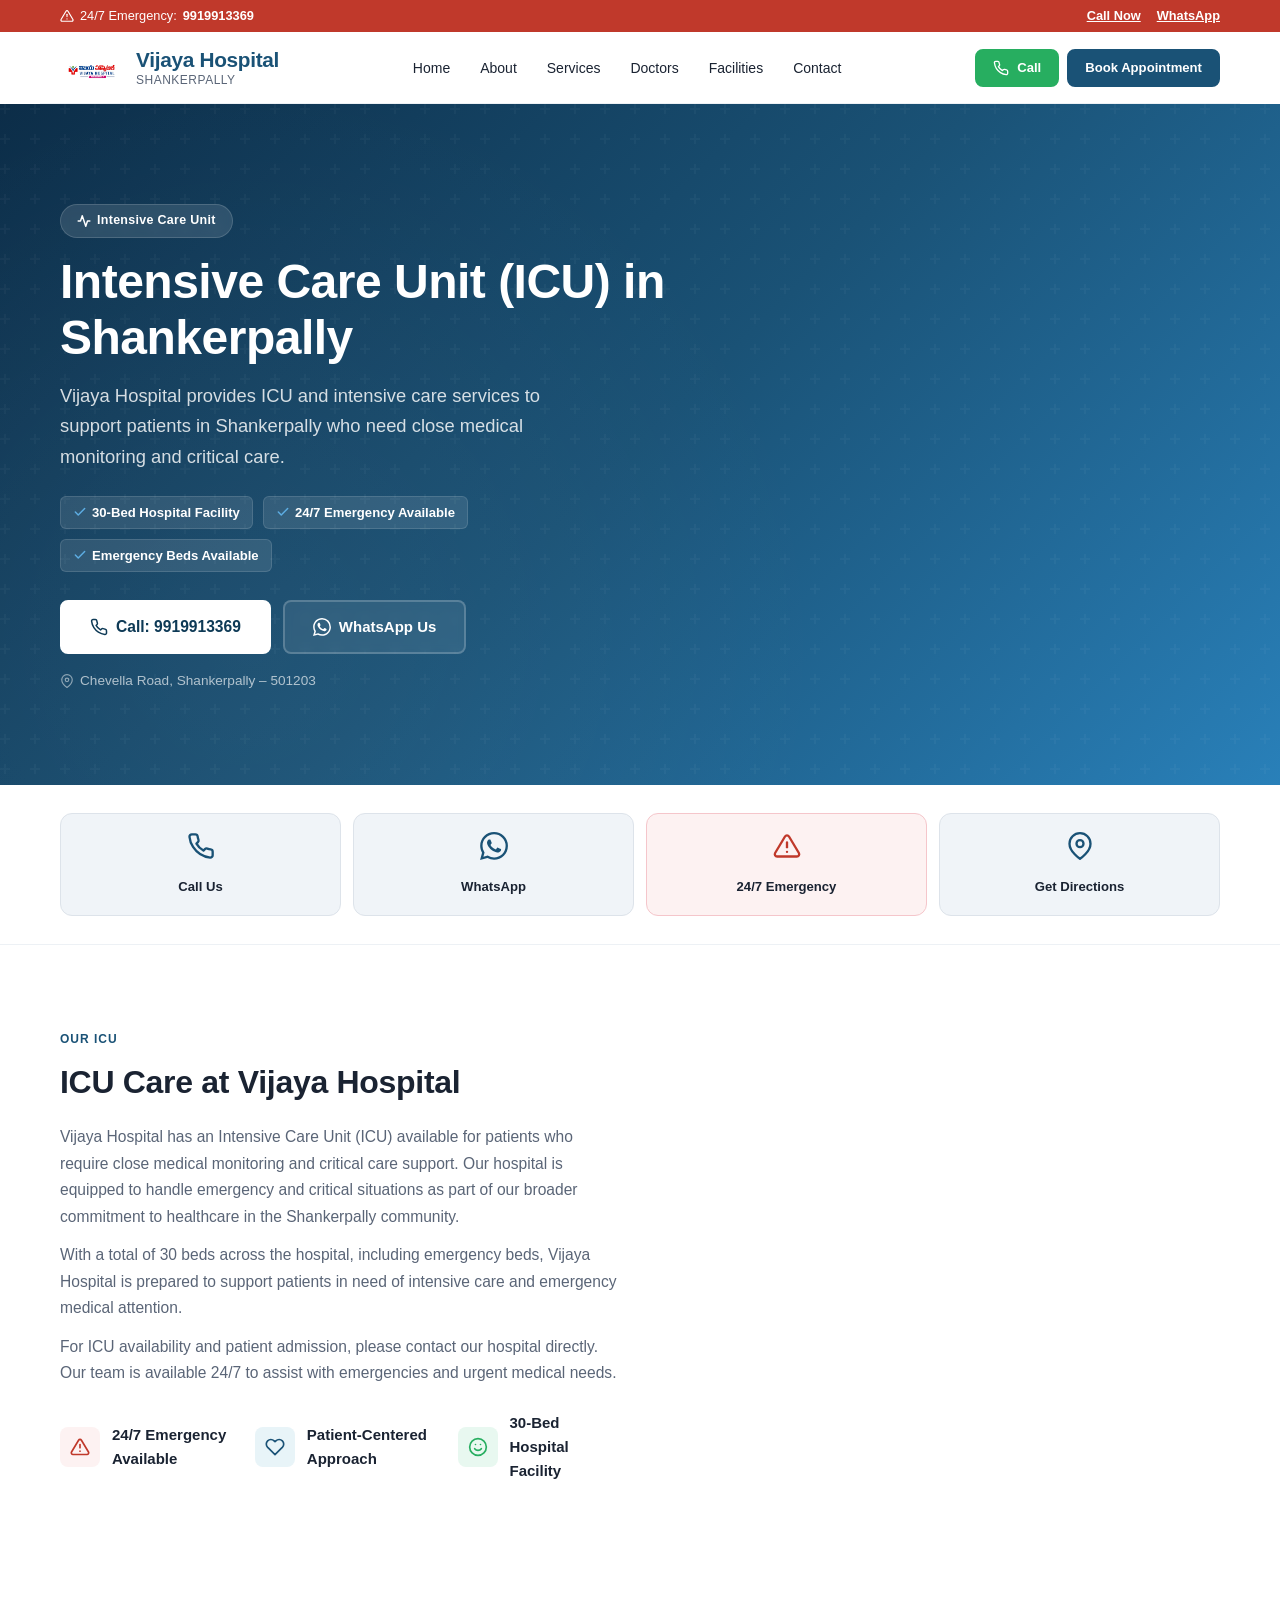
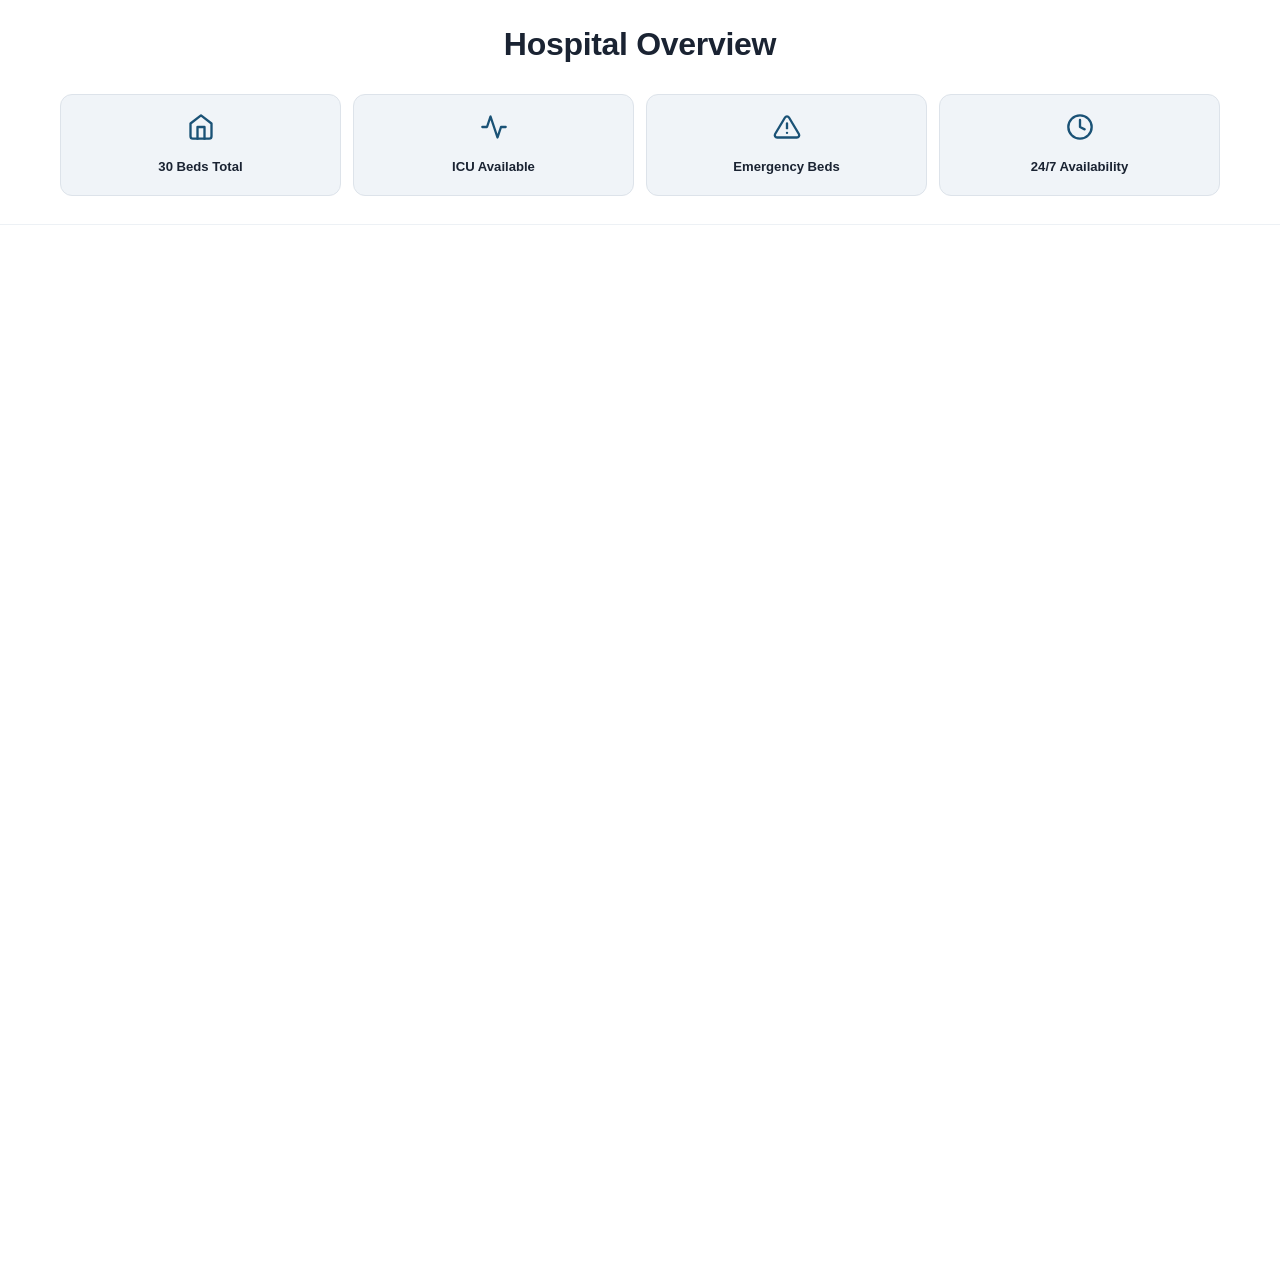
<file: icu/index.html>
<!DOCTYPE html>
<html lang="en">
<head>
    <meta charset="UTF-8">
    <meta name="viewport" content="width=device-width, initial-scale=1.0">
    <title>ICU Care in Shankerpally | Vijaya Hospital</title>
    <meta name="description" content="Vijaya Hospital provides ICU and intensive care services in Shankarpally. 30-bed facility with emergency care available 24/7. Contact 9919913369.">
    <meta name="keywords" content="ICU Shankerpally, intensive care unit, emergency care, Vijaya Hospital ICU, critical care, Shankarpally hospital, Telangana">
    <meta name="author" content="Vijaya Hospital">
    <meta name="robots" content="index, follow">
    <meta property="og:title" content="ICU Care in Shankerpally | Vijaya Hospital">
    <meta property="og:description" content="Vijaya Hospital provides ICU and intensive care services in Shankarpally. 30-bed facility with emergency care available 24/7.">
    <meta property="og:type" content="website">
    <meta property="og:site_name" content="Vijaya Hospital">
    <meta property="og:locale" content="en_IN">
    <meta property="og:url" content="https://vijayahospital.pages.dev/icu/">
    <meta name="twitter:card" content="summary">
    <meta name="twitter:title" content="ICU Care in Shankerpally | Vijaya Hospital">
    <meta name="twitter:description" content="Vijaya Hospital provides ICU and intensive care services in Shankarpally. 30-bed facility with emergency care available 24/7.">
    <link rel="icon" type="image/png" href="/favicon.png">

    <link rel="canonical" href="https://vijayahospital.pages.dev/icu/">
    <link rel="stylesheet" href="../css/style.css">
    <!-- Google Tag Manager -->
    <script>(function(w,d,s,l,i){w[l]=w[l]||[];w[l].push({'gtm.start':
    new Date().getTime(),event:'gtm.js'});var f=d.getElementsByTagName(s)[0],
    j=d.createElement(s),dl=l!='dataLayer'?'&l='+l:'';j.async=true;j.src=
    'https://www.googletagmanager.com/gtm.js?id='+i+dl;f.parentNode.insertBefore(j,f);
    })(window,document,'script','dataLayer','GTM-T2W6V6Z4');</script>
    <!-- End Google Tag Manager -->
    <link rel="preconnect" href="https://fonts.googleapis.com">
    <link rel="preconnect" href="https://fonts.gstatic.com" crossorigin>
    <link href="https://fonts.googleapis.com/css2?family=Inter:wght@400;500;600;700&display=swap" rel="stylesheet" media="print" onload="this.media='all'">
    <noscript><link href="https://fonts.googleapis.com/css2?family=Inter:wght@400;500;600;700&display=swap" rel="stylesheet"></noscript>

    <script type="application/ld+json">
    {
        "@context": "https://schema.org",
        "@type": "Hospital",
        "name": "Vijaya Hospital",
        "description": "Vijaya Hospital provides ICU and intensive care services in Shankerpally with 30 beds and 24/7 emergency care.",
        "url": "https://vijayahospital.pages.dev",
        "telephone": ["+919919913369", "+919559399199"],
        "email": "vijayahospital.23@gmail.com",
        "address": {
            "@type": "PostalAddress",
            "streetAddress": "4-23/A/1, Fathepur(V), Beside HP Petrol Pump, Chevella Road",
            "addressLocality": "Shankerpally",
            "addressRegion": "Telangana",
            "postalCode": "501203",
            "addressCountry": "IN"
        },
        "geo": {
            "@type": "GeoCoordinates",
            "latitude": "17.2386",
            "longitude": "78.2165"
        },
        "openingHoursSpecification": {
            "@type": "OpeningHoursSpecification",
            "dayOfWeek": ["Monday", "Tuesday", "Wednesday", "Thursday", "Friday", "Saturday", "Sunday"],
            "opens": "00:00",
            "closes": "23:59"
        },
        "hasMap": "https://maps.google.com/?q=Vijaya+Hospital+Shankerpally",
        "sameAs": []
    }
    </script>
</head>
<body>
    <!-- Google Tag Manager (noscript) -->
    <noscript><iframe src="https://www.googletagmanager.com/ns.html?id=GTM-T2W6V6Z4"
    height="0" width="0" style="display:none;visibility:hidden"></iframe></noscript>
    <!-- End Google Tag Manager (noscript) -->

    <!-- Header -->
    <header class="header" id="header">
        <div class="header-emergency-strip">
            <div class="container header-emergency-inner">
                <span class="header-emergency-text">
                    <svg width="14" height="14" viewBox="0 0 24 24" fill="none" stroke="currentColor" stroke-width="2" stroke-linecap="round" stroke-linejoin="round"><path d="M10.29 3.86L1.82 18a2 2 0 0 0 1.71 3h16.94a2 2 0 0 0 1.71-3L13.71 3.86a2 2 0 0 0-3.42 0z"></path><line x1="12" y1="9" x2="12" y2="13"></line><line x1="12" y1="17" x2="12.01" y2="17"></line></svg>
                    24/7 Emergency: <a href="tel:+919919913369">9919913369</a>
                </span>
                <div class="header-emergency-actions">
                    <a href="tel:+919919913369" class="header-emergency-link">Call Now</a>
                    <a href="https://wa.me/919919913369" class="header-emergency-link" target="_blank" rel="noopener">WhatsApp</a>
                </div>
            </div>
        </div>
        <div class="container header-main">
            <a href="../index.html" class="logo" aria-label="Vijaya Hospital Home">
                <img src="../assets/images/logo.png" alt="Vijaya Hospital Shankerpally logo" width="60" height="60">
                <div class="logo-text">
                    <span class="logo-name">Vijaya Hospital</span>
                    <span class="logo-tagline">Shankerpally</span>
                </div>
            </a>
            <nav class="nav" id="nav" aria-label="Main navigation">
                <ul class="nav-list" id="navList">
                    <li><a href="../index.html" class="nav-link">Home</a></li>
                    <li><a href="../index.html#about" class="nav-link">About</a></li>
                    <li><a href="../index.html#services" class="nav-link">Services</a></li>
                    <li><a href="../index.html#medical-team" class="nav-link">Doctors</a></li>
                    <li><a href="../index.html#facilities" class="nav-link">Facilities</a></li>
                    <li><a href="../contact/" class="nav-link">Contact</a></li>
                </ul>
            </nav>
            <div class="header-actions">
                <a href="tel:+919919913369" class="btn btn-call" aria-label="Call Vijaya Hospital">
                    <svg width="16" height="16" viewBox="0 0 24 24" fill="none" stroke="currentColor" stroke-width="2" stroke-linecap="round" stroke-linejoin="round"><path d="M22 16.92v3a2 2 0 0 1-2.18 2 19.79 19.79 0 0 1-8.63-3.07 19.5 19.5 0 0 1-6-6 19.79 19.79 0 0 1-3.07-8.67A2 2 0 0 1 4.11 2h3a2 2 0 0 1 2 1.72c.127.96.361 1.903.7 2.81a2 2 0 0 1-.45 2.11L8.09 9.91a16 16 0 0 0 6 6l1.27-1.27a2 2 0 0 1 2.11-.45c.907.339 1.85.573 2.81.7A2 2 0 0 1 22 16.92z"></path></svg>
                    Call
                </a>
                <a href="../index.html#appointment" class="btn btn-primary">Book Appointment</a>
            </div>
            <button class="hamburger" id="hamburger" aria-label="Toggle navigation menu" aria-expanded="false">
                <span class="hamburger-line"></span>
                <span class="hamburger-line"></span>
                <span class="hamburger-line"></span>
            </button>
        </div>
    </header>

    <main>

        <!-- Hero Section -->
        <section class="hero">
            <div class="hero-overlay"></div>
            <div class="container hero-inner">
                <div class="hero-content">
                    <span class="hero-badge">
                        <svg width="14" height="14" viewBox="0 0 24 24" fill="none" stroke="currentColor" stroke-width="2.5" stroke-linecap="round" stroke-linejoin="round"><path d="M22 12h-4l-3 9L9 3l-3 9H2"></path></svg>
                        Intensive Care Unit
                    </span>
                    <h1 class="hero-title">Intensive Care Unit (ICU) in Shankerpally</h1>
                    <p class="hero-subtitle">Vijaya Hospital provides ICU and intensive care services to support patients in Shankerpally who need close medical monitoring and critical care.</p>
                    <div class="hero-features">
                        <span class="hero-feature">
                            <svg width="14" height="14" viewBox="0 0 24 24" fill="none" stroke="currentColor" stroke-width="2.5" stroke-linecap="round" stroke-linejoin="round"><polyline points="20 6 9 17 4 12"></polyline></svg>
                            30-Bed Hospital Facility
                        </span>
                        <span class="hero-feature">
                            <svg width="14" height="14" viewBox="0 0 24 24" fill="none" stroke="currentColor" stroke-width="2.5" stroke-linecap="round" stroke-linejoin="round"><polyline points="20 6 9 17 4 12"></polyline></svg>
                            24/7 Emergency Available
                        </span>
                        <span class="hero-feature">
                            <svg width="14" height="14" viewBox="0 0 24 24" fill="none" stroke="currentColor" stroke-width="2.5" stroke-linecap="round" stroke-linejoin="round"><polyline points="20 6 9 17 4 12"></polyline></svg>
                            Emergency Beds Available
                        </span>
                    </div>
                    <div class="hero-buttons">
                        <a href="tel:+919919913369" class="btn btn-primary btn-lg">
                            <svg width="18" height="18" viewBox="0 0 24 24" fill="none" stroke="currentColor" stroke-width="2" stroke-linecap="round" stroke-linejoin="round"><path d="M22 16.92v3a2 2 0 0 1-2.18 2 19.79 19.79 0 0 1-8.63-3.07 19.5 19.5 0 0 1-6-6 19.79 19.79 0 0 1-3.07-8.67A2 2 0 0 1 4.11 2h3a2 2 0 0 1 2 1.72c.127.96.361 1.903.7 2.81a2 2 0 0 1-.45 2.11L8.09 9.91a16 16 0 0 0 6 6l1.27-1.27a2 2 0 0 1 2.11-.45c.907.339 1.85.573 2.81.7A2 2 0 0 1 22 16.92z"></path></svg>
                            Call: 9919913369
                        </a>
                        <a href="https://wa.me/919919913369" class="btn btn-emergency-lg" target="_blank" rel="noopener">
                            <svg width="18" height="18" viewBox="0 0 24 24" fill="currentColor"><path d="M17.472 14.382c-.297-.149-1.758-.867-2.03-.967-.273-.099-.471-.148-.67.15-.197.297-.767.966-.94 1.164-.173.199-.347.223-.644.075-.297-.15-1.255-.463-2.39-1.475-.883-.788-1.48-1.761-1.653-2.059-.173-.297-.018-.458.13-.606.134-.133.298-.347.446-.52.149-.174.198-.298.298-.497.099-.198.05-.371-.025-.52-.075-.149-.669-1.612-.916-2.207-.242-.579-.487-.5-.669-.51-.173-.008-.371-.01-.57-.01-.198 0-.52.074-.792.372-.272.297-1.04 1.016-1.04 2.479 0 1.462 1.065 2.875 1.213 3.074.149.198 2.096 3.2 5.077 4.487.709.306 1.262.489 1.694.625.712.227 1.36.195 1.871.118.571-.085 1.758-.719 2.006-1.413.248-.694.248-1.289.173-1.413-.074-.124-.272-.198-.57-.347m-5.421 7.403h-.004a9.87 9.87 0 01-5.031-1.378l-.361-.214-3.741.982.998-3.648-.235-.374a9.86 9.86 0 01-1.51-5.26c.001-5.45 4.436-9.884 9.888-9.884 2.64 0 5.122 1.03 6.988 2.898a9.825 9.825 0 012.893 6.994c-.003 5.45-4.437 9.884-9.885 9.884m8.413-18.297A11.815 11.815 0 0012.05 0C5.495 0 .16 5.335.157 11.892c0 2.096.547 4.142 1.588 5.945L.057 24l6.305-1.654a11.882 11.882 0 005.683 1.448h.005c6.554 0 11.89-5.335 11.893-11.893a11.821 11.821 0 00-3.48-8.413z"/></svg>
                            WhatsApp Us
                        </a>
                    </div>
                    <div class="hero-location">
                        <svg width="14" height="14" viewBox="0 0 24 24" fill="none" stroke="currentColor" stroke-width="2" stroke-linecap="round" stroke-linejoin="round"><path d="M21 10c0 7-9 13-9 13s-9-6-9-13a9 9 0 0 1 18 0z"></path><circle cx="12" cy="10" r="3"></circle></svg>
                        Chevella Road, Shankerpally &ndash; 501203
                    </div>
                </div>
            </div>
        </section>

        <!-- Quick Actions -->
        <section class="quick-actions">
            <div class="container">
                <div class="quick-actions-grid">
                    <a href="tel:+919919913369" class="quick-action-card">
                        <div class="quick-action-icon">
                            <svg width="28" height="28" viewBox="0 0 24 24" fill="none" stroke="currentColor" stroke-width="2" stroke-linecap="round" stroke-linejoin="round"><path d="M22 16.92v3a2 2 0 0 1-2.18 2 19.79 19.79 0 0 1-8.63-3.07 19.5 19.5 0 0 1-6-6 19.79 19.79 0 0 1-3.07-8.67A2 2 0 0 1 4.11 2h3a2 2 0 0 1 2 1.72c.127.96.361 1.903.7 2.81a2 2 0 0 1-.45 2.11L8.09 9.91a16 16 0 0 0 6 6l1.27-1.27a2 2 0 0 1 2.11-.45c.907.339 1.85.573 2.81.7A2 2 0 0 1 22 16.92z"></path></svg>
                        </div>
                        <span class="quick-action-label">Call Us</span>
                    </a>
                    <a href="https://wa.me/919919913369" class="quick-action-card" target="_blank" rel="noopener">
                        <div class="quick-action-icon">
                            <svg width="28" height="28" viewBox="0 0 24 24" fill="currentColor"><path d="M17.472 14.382c-.297-.149-1.758-.867-2.03-.967-.273-.099-.471-.148-.67.15-.197.297-.767.966-.94 1.164-.173.199-.347.223-.644.075-.297-.15-1.255-.463-2.39-1.475-.883-.788-1.48-1.761-1.653-2.059-.173-.297-.018-.458.13-.606.134-.133.298-.347.446-.52.149-.174.198-.298.298-.497.099-.198.05-.371-.025-.52-.075-.149-.669-1.612-.916-2.207-.242-.579-.487-.5-.669-.51-.173-.008-.371-.01-.57-.01-.198 0-.52.074-.792.372-.272.297-1.04 1.016-1.04 2.479 0 1.462 1.065 2.875 1.213 3.074.149.198 2.096 3.2 5.077 4.487.709.306 1.262.489 1.694.625.712.227 1.36.195 1.871.118.571-.085 1.758-.719 2.006-1.413.248-.694.248-1.289.173-1.413-.074-.124-.272-.198-.57-.347m-5.421 7.403h-.004a9.87 9.87 0 01-5.031-1.378l-.361-.214-3.741.982.998-3.648-.235-.374a9.86 9.86 0 01-1.51-5.26c.001-5.45 4.436-9.884 9.888-9.884 2.64 0 5.122 1.03 6.988 2.898a9.825 9.825 0 012.893 6.994c-.003 5.45-4.437 9.884-9.885 9.884m8.413-18.297A11.815 11.815 0 0012.05 0C5.495 0 .16 5.335.157 11.892c0 2.096.547 4.142 1.588 5.945L.057 24l6.305-1.654a11.882 11.882 0 005.683 1.448h.005c6.554 0 11.89-5.335 11.893-11.893a11.821 11.821 0 00-3.48-8.413z"/></svg>
                        </div>
                        <span class="quick-action-label">WhatsApp</span>
                    </a>
                    <a href="tel:+919919913369" class="quick-action-card quick-action-emergency">
                        <div class="quick-action-icon">
                            <svg width="28" height="28" viewBox="0 0 24 24" fill="none" stroke="currentColor" stroke-width="2" stroke-linecap="round" stroke-linejoin="round"><path d="M10.29 3.86L1.82 18a2 2 0 0 0 1.71 3h16.94a2 2 0 0 0 1.71-3L13.71 3.86a2 2 0 0 0-3.42 0z"></path><line x1="12" y1="9" x2="12" y2="13"></line><line x1="12" y1="17" x2="12.01" y2="17"></line></svg>
                        </div>
                        <span class="quick-action-label">24/7 Emergency</span>
                    </a>
                    <a href="https://maps.google.com/?q=Vijaya+Hospital+Shankerpally" class="quick-action-card" target="_blank" rel="noopener">
                        <div class="quick-action-icon">
                            <svg width="28" height="28" viewBox="0 0 24 24" fill="none" stroke="currentColor" stroke-width="2" stroke-linecap="round" stroke-linejoin="round"><path d="M21 10c0 7-9 13-9 13s-9-6-9-13a9 9 0 0 1 18 0z"></path><circle cx="12" cy="10" r="3"></circle></svg>
                        </div>
                        <span class="quick-action-label">Get Directions</span>
                    </a>
                </div>
            </div>
        </section>

        <!-- About ICU Section -->
        <section class="about">
            <div class="container">
                <div class="about-content">
                    <div class="about-text">
                        <span class="section-tag">Our ICU</span>
                        <h2>ICU Care at Vijaya Hospital</h2>
                        <p>Vijaya Hospital has an Intensive Care Unit (ICU) available for patients who require close medical monitoring and critical care support. Our hospital is equipped to handle emergency and critical situations as part of our broader commitment to healthcare in the Shankerpally community.</p>
                        <p>With a total of 30 beds across the hospital, including emergency beds, Vijaya Hospital is prepared to support patients in need of intensive care and emergency medical attention.</p>
                        <p>For ICU availability and patient admission, please contact our hospital directly. Our team is available 24/7 to assist with emergencies and urgent medical needs.</p>
                        <div class="about-highlights">
                            <div class="about-highlight">
                                <div class="about-highlight-icon about-highlight-icon--emergency">
                                    <svg width="20" height="20" viewBox="0 0 24 24" fill="none" stroke="currentColor" stroke-width="2" stroke-linecap="round" stroke-linejoin="round"><path d="M10.29 3.86L1.82 18a2 2 0 0 0 1.71 3h16.94a2 2 0 0 0 1.71-3L13.71 3.86a2 2 0 0 0-3.42 0z"></path><line x1="12" y1="9" x2="12" y2="13"></line><line x1="12" y1="17" x2="12.01" y2="17"></line></svg>
                                </div>
                                <span>24/7 Emergency Available</span>
                            </div>
                            <div class="about-highlight">
                                <div class="about-highlight-icon">
                                    <svg width="20" height="20" viewBox="0 0 24 24" fill="none" stroke="currentColor" stroke-width="2" stroke-linecap="round" stroke-linejoin="round"><path d="M20.84 4.61a5.5 5.5 0 0 0-7.78 0L12 5.67l-1.06-1.06a5.5 5.5 0 0 0-7.78 7.78l1.06 1.06L12 21.23l7.78-7.78 1.06-1.06a5.5 5.5 0 0 0 0-7.78z"></path></svg>
                                </div>
                                <span>Patient-Centered Approach</span>
                            </div>
                            <div class="about-highlight">
                                <div class="about-highlight-icon about-highlight-icon--accessible">
                                    <svg width="20" height="20" viewBox="0 0 24 24" fill="none" stroke="currentColor" stroke-width="2" stroke-linecap="round" stroke-linejoin="round"><circle cx="12" cy="12" r="10"></circle><path d="M8 14s1.5 2 4 2 4-2 4-2"></path><line x1="9" y1="9" x2="9.01" y2="9"></line><line x1="15" y1="9" x2="15.01" y2="9"></line></svg>
                                </div>
                                <span>30-Bed Hospital Facility</span>
                            </div>
                        </div>
                    </div>
                </div>
            </div>
        </section>

        <!-- Hospital Info Section -->
        <section class="quick-actions">
            <div class="container">
                <h2 class="section-title" style="text-align:center; margin-bottom: 1.5rem;">Hospital Overview</h2>
                <div class="quick-actions-grid">
                    <div class="quick-action-card" style="cursor: default;">
                        <div class="quick-action-icon">
                            <svg width="28" height="28" viewBox="0 0 24 24" fill="none" stroke="currentColor" stroke-width="2" stroke-linecap="round" stroke-linejoin="round"><path d="M3 9l9-7 9 7v11a2 2 0 0 1-2 2H5a2 2 0 0 1-2-2z"></path><polyline points="9 22 9 12 15 12 15 22"></polyline></svg>
                        </div>
                        <span class="quick-action-label">30 Beds Total</span>
                    </div>
                    <div class="quick-action-card" style="cursor: default;">
                        <div class="quick-action-icon">
                            <svg width="28" height="28" viewBox="0 0 24 24" fill="none" stroke="currentColor" stroke-width="2" stroke-linecap="round" stroke-linejoin="round"><path d="M22 12h-4l-3 9L9 3l-3 9H2"></path></svg>
                        </div>
                        <span class="quick-action-label">ICU Available</span>
                    </div>
                    <div class="quick-action-card" style="cursor: default;">
                        <div class="quick-action-icon">
                            <svg width="28" height="28" viewBox="0 0 24 24" fill="none" stroke="currentColor" stroke-width="2" stroke-linecap="round" stroke-linejoin="round"><path d="M10.29 3.86L1.82 18a2 2 0 0 0 1.71 3h16.94a2 2 0 0 0 1.71-3L13.71 3.86a2 2 0 0 0-3.42 0z"></path><line x1="12" y1="9" x2="12" y2="13"></line><line x1="12" y1="17" x2="12.01" y2="17"></line></svg>
                        </div>
                        <span class="quick-action-label">Emergency Beds</span>
                    </div>
                    <div class="quick-action-card" style="cursor: default;">
                        <div class="quick-action-icon">
                            <svg width="28" height="28" viewBox="0 0 24 24" fill="none" stroke="currentColor" stroke-width="2" stroke-linecap="round" stroke-linejoin="round"><circle cx="12" cy="12" r="10"></circle><polyline points="12 6 12 12 16 14"></polyline></svg>
                        </div>
                        <span class="quick-action-label">24/7 Availability</span>
                    </div>
                </div>
            </div>
        </section>

        <!-- Related Services -->
        <section class="about">
            <div class="container">
                <span class="section-tag">Related Services</span>
                <h2>Other Services at Vijaya Hospital</h2>
                <p style="margin-bottom: 1.5rem;">Vijaya Hospital offers a range of healthcare services in Shankerpally to meet the needs of our community.</p>
                <div class="quick-actions-grid">
                    <a href="../emergency/" class="quick-action-card">
                        <div class="quick-action-icon">
                            <svg width="28" height="28" viewBox="0 0 24 24" fill="none" stroke="currentColor" stroke-width="2" stroke-linecap="round" stroke-linejoin="round"><path d="M10.29 3.86L1.82 18a2 2 0 0 0 1.71 3h16.94a2 2 0 0 0 1.71-3L13.71 3.86a2 2 0 0 0-3.42 0z"></path><line x1="12" y1="9" x2="12" y2="13"></line><line x1="12" y1="17" x2="12.01" y2="17"></line></svg>
                        </div>
                        <span class="quick-action-label">Emergency Care</span>
                    </a>
                    <a href="../surgery/" class="quick-action-card">
                        <div class="quick-action-icon">
                            <svg width="28" height="28" viewBox="0 0 24 24" fill="none" stroke="currentColor" stroke-width="2" stroke-linecap="round" stroke-linejoin="round"><path d="M14.7 6.3a1 1 0 0 0 0 1.4l1.6 1.6a1 1 0 0 0 1.4 0l3.77-3.77a6 6 0 0 1-7.94 7.94l-6.91 6.91a2.12 2.12 0 0 1-3-3l6.91-6.91a6 6 0 0 1 7.94-7.94l-3.76 3.76z"></path></svg>
                        </div>
                        <span class="quick-action-label">General Surgery</span>
                    </a>
                    <a href="../contact/" class="quick-action-card">
                        <div class="quick-action-icon">
                            <svg width="28" height="28" viewBox="0 0 24 24" fill="none" stroke="currentColor" stroke-width="2" stroke-linecap="round" stroke-linejoin="round"><path d="M21 10c0 7-9 13-9 13s-9-6-9-13a9 9 0 0 1 18 0z"></path><circle cx="12" cy="10" r="3"></circle></svg>
                        </div>
                        <span class="quick-action-label">Contact Us</span>
                    </a>
                    <a href="../index.html#appointment" class="quick-action-card">
                        <div class="quick-action-icon">
                            <svg width="28" height="28" viewBox="0 0 24 24" fill="none" stroke="currentColor" stroke-width="2" stroke-linecap="round" stroke-linejoin="round"><rect x="3" y="4" width="18" height="18" rx="2" ry="2"></rect><line x1="16" y1="2" x2="16" y2="6"></line><line x1="8" y1="2" x2="8" y2="6"></line><line x1="3" y1="10" x2="21" y2="10"></line></svg>
                        </div>
                        <span class="quick-action-label">Book Appointment</span>
                    </a>
                </div>
            </div>
        </section>

        <!-- Contact CTA Section -->
        <section class="quick-actions">
            <div class="container" style="text-align: center;">
                <h2 class="section-title">Need ICU Information or Emergency Assistance?</h2>
                <p style="margin-bottom: 1.5rem; color: var(--clr-text-light); max-width: 600px; margin-left: auto; margin-right: auto;">For ICU availability, patient admission, or any emergency medical assistance, please reach out to us directly. Our team is available around the clock.</p>
                <div style="display: flex; gap: 1rem; justify-content: center; flex-wrap: wrap;">
                    <a href="tel:+919919913369" class="btn btn-primary btn-lg">
                        <svg width="18" height="18" viewBox="0 0 24 24" fill="none" stroke="currentColor" stroke-width="2" stroke-linecap="round" stroke-linejoin="round"><path d="M22 16.92v3a2 2 0 0 1-2.18 2 19.79 19.79 0 0 1-8.63-3.07 19.5 19.5 0 0 1-6-6 19.79 19.79 0 0 1-3.07-8.67A2 2 0 0 1 4.11 2h3a2 2 0 0 1 2 1.72c.127.96.361 1.903.7 2.81a2 2 0 0 1-.45 2.11L8.09 9.91a16 16 0 0 0 6 6l1.27-1.27a2 2 0 0 1 2.11-.45c.907.339 1.85.573 2.81.7A2 2 0 0 1 22 16.92z"></path></svg>
                        Call: 9919913369
                    </a>
                    <a href="tel:+919559399199" class="btn btn-primary btn-lg">
                        <svg width="18" height="18" viewBox="0 0 24 24" fill="none" stroke="currentColor" stroke-width="2" stroke-linecap="round" stroke-linejoin="round"><path d="M22 16.92v3a2 2 0 0 1-2.18 2 19.79 19.79 0 0 1-8.63-3.07 19.5 19.5 0 0 1-6-6 19.79 19.79 0 0 1-3.07-8.67A2 2 0 0 1 4.11 2h3a2 2 0 0 1 2 1.72c.127.96.361 1.903.7 2.81a2 2 0 0 1-.45 2.11L8.09 9.91a16 16 0 0 0 6 6l1.27-1.27a2 2 0 0 1 2.11-.45c.907.339 1.85.573 2.81.7A2 2 0 0 1 22 16.92z"></path></svg>
                        Call: 9559399199
                    </a>
                    <a href="https://wa.me/919919913369" class="btn btn-emergency-lg" target="_blank" rel="noopener">
                        <svg width="18" height="18" viewBox="0 0 24 24" fill="currentColor"><path d="M17.472 14.382c-.297-.149-1.758-.867-2.03-.967-.273-.099-.471-.148-.67.15-.197.297-.767.966-.94 1.164-.173.199-.347.223-.644.075-.297-.15-1.255-.463-2.39-1.475-.883-.788-1.48-1.761-1.653-2.059-.173-.297-.018-.458.13-.606.134-.133.298-.347.446-.52.149-.174.198-.298.298-.497.099-.198.05-.371-.025-.52-.075-.149-.669-1.612-.916-2.207-.242-.579-.487-.5-.669-.51-.173-.008-.371-.01-.57-.01-.198 0-.52.074-.792.372-.272.297-1.04 1.016-1.04 2.479 0 1.462 1.065 2.875 1.213 3.074.149.198 2.096 3.2 5.077 4.487.709.306 1.262.489 1.694.625.712.227 1.36.195 1.871.118.571-.085 1.758-.719 2.006-1.413.248-.694.248-1.289.173-1.413-.074-.124-.272-.198-.57-.347m-5.421 7.403h-.004a9.87 9.87 0 01-5.031-1.378l-.361-.214-3.741.982.998-3.648-.235-.374a9.86 9.86 0 01-1.51-5.26c.001-5.45 4.436-9.884 9.888-9.884 2.64 0 5.122 1.03 6.988 2.898a9.825 9.825 0 012.893 6.994c-.003 5.45-4.437 9.884-9.885 9.884m8.413-18.297A11.815 11.815 0 0012.05 0C5.495 0 .16 5.335.157 11.892c0 2.096.547 4.142 1.588 5.945L.057 24l6.305-1.654a11.882 11.882 0 005.683 1.448h.005c6.554 0 11.89-5.335 11.893-11.893a11.821 11.821 0 00-3.48-8.413z"/></svg>
                        WhatsApp
                    </a>
                </div>
            </div>
        </section>

    </main>

    <!-- Footer -->
    <footer class="footer">
        <div class="container">
            <div class="footer-grid">
                <div class="footer-col">
                    <a href="../index.html" class="footer-logo">
                        <img src="../assets/images/logo.png" alt="Vijaya Hospital Shankerpally logo" width="48" height="48">
                        <span>Vijaya Hospital</span>
                    </a>
                    <p class="footer-tagline">Accessible and dependable healthcare support for the Shankerpally community.</p>
                    <p class="footer-address">4-23/A/1, Fathepur (V), Beside HP Petrol Pump,<br>Chevella Road, Shankerpally - 501203,<br>Rangareddy District, Telangana.</p>
                </div>
                <div class="footer-col">
                    <h4>Quick Links</h4>
                    <ul>
                        <li><a href="../index.html">Home</a></li>
                        <li><a href="../index.html#about">About</a></li>
                        <li><a href="../index.html#services">Services</a></li>
                        <li><a href="../index.html#medical-team">Doctors</a></li>
                        <li><a href="../index.html#facilities">Facilities</a></li>
                        <li><a href="../contact/">Contact</a></li>
                    </ul>
                </div>
                <div class="footer-col">
                    <h4>Services</h4>
                    <ul>
                        <li><a href="../emergency/">Emergency Care</a></li>
                        <li><a href="../icu/">ICU Care</a></li>
                        <li><a href="../surgery/">General Surgery</a></li>
                        <li><a href="../opd/">Outpatient Department</a></li>
                        <li><a href="../diagnostics/">Diagnostic Services</a></li>
                        <li><a href="../pharmacy/">Pharmacy</a></li>
                    </ul>
                </div>
                <div class="footer-col">
                    <h4>Contact</h4>
                    <ul class="footer-contact">
                        <li>
                            <svg width="16" height="16" viewBox="0 0 24 24" fill="none" stroke="currentColor" stroke-width="2" stroke-linecap="round" stroke-linejoin="round"><path d="M22 16.92v3a2 2 0 0 1-2.18 2 19.79 19.79 0 0 1-8.63-3.07 19.5 19.5 0 0 1-6-6 19.79 19.79 0 0 1-3.07-8.67A2 2 0 0 1 4.11 2h3a2 2 0 0 1 2 1.72c.127.96.361 1.903.7 2.81a2 2 0 0 1-.45 2.11L8.09 9.91a16 16 0 0 0 6 6l1.27-1.27a2 2 0 0 1 2.11-.45c.907.339 1.85.573 2.81.7A2 2 0 0 1 22 16.92z"></path></svg>
                            <a href="tel:+919919913369">9919913369</a> / <a href="tel:+919559399199">9559399199</a>
                        </li>
                        <li>
                            <svg width="16" height="16" viewBox="0 0 24 24" fill="currentColor"><path d="M17.472 14.382c-.297-.149-1.758-.867-2.03-.967-.273-.099-.471-.148-.67.15-.197.297-.767.966-.94 1.164-.173.199-.347.223-.644.075-.297-.15-1.255-.463-2.39-1.475-.883-.788-1.48-1.761-1.653-2.059-.173-.297-.018-.458.13-.606.134-.133.298-.347.446-.52.149-.174.198-.298.298-.497.099-.198.05-.371-.025-.52-.075-.149-.669-1.612-.916-2.207-.242-.579-.487-.5-.669-.51-.173-.008-.371-.01-.57-.01-.198 0-.52.074-.792.372-.272.297-1.04 1.016-1.04 2.479 0 1.462 1.065 2.875 1.213 3.074.149.198 2.096 3.2 5.077 4.487.709.306 1.262.489 1.694.625.712.227 1.36.195 1.871.118.571-.085 1.758-.719 2.006-1.413.248-.694.248-1.289.173-1.413-.074-.124-.272-.198-.57-.347m-5.421 7.403h-.004a9.87 9.87 0 01-5.031-1.378l-.361-.214-3.741.982.998-3.648-.235-.374a9.86 9.86 0 01-1.51-5.26c.001-5.45 4.436-9.884 9.888-9.884 2.64 0 5.122 1.03 6.988 2.898a9.825 9.825 0 012.893 6.994c-.003 5.45-4.437 9.884-9.885 9.884m8.413-18.297A11.815 11.815 0 0012.05 0C5.495 0 .16 5.335.157 11.892c0 2.096.547 4.142 1.588 5.945L.057 24l6.305-1.654a11.882 11.882 0 005.683 1.448h.005c6.554 0 11.89-5.335 11.893-11.893a11.821 11.821 0 00-3.48-8.413z"/></svg>
                            <a href="https://wa.me/919919913369" target="_blank" rel="noopener">WhatsApp</a>
                        </li>
                        <li>
                            <svg width="16" height="16" viewBox="0 0 24 24" fill="none" stroke="currentColor" stroke-width="2" stroke-linecap="round" stroke-linejoin="round"><path d="M4 4h16c1.1 0 2 .9 2 2v12c0 1.1-.9 2-2 2H4c-1.1 0-2-.9-2-2V6c0-1.1.9-2 2-2z"></path><polyline points="22,6 12,13 2,6"></polyline></svg>
                            <a href="mailto:vijayahospital.23@gmail.com">vijayahospital.23@gmail.com</a>
                        </li>
                    </ul>
                    <div class="footer-emergency">
                        <p>Emergency: <a href="tel:+919919913369">9919913369</a></p>
                    </div>
                </div>
            </div>
            <div class="footer-bottom">
                <p>&copy; 2026 Vijaya Hospital. All Rights Reserved.</p>
            </div>
        </div>
    </footer>

    <!-- Back to Top -->
    <button class="back-to-top" id="backToTop" aria-label="Back to top">
        <svg width="20" height="20" viewBox="0 0 24 24" fill="none" stroke="currentColor" stroke-width="2" stroke-linecap="round" stroke-linejoin="round"><polyline points="18 15 12 9 6 15"></polyline></svg>
    </button>

    <script src="../js/script.js"></script>
</body>
</html>
</file>
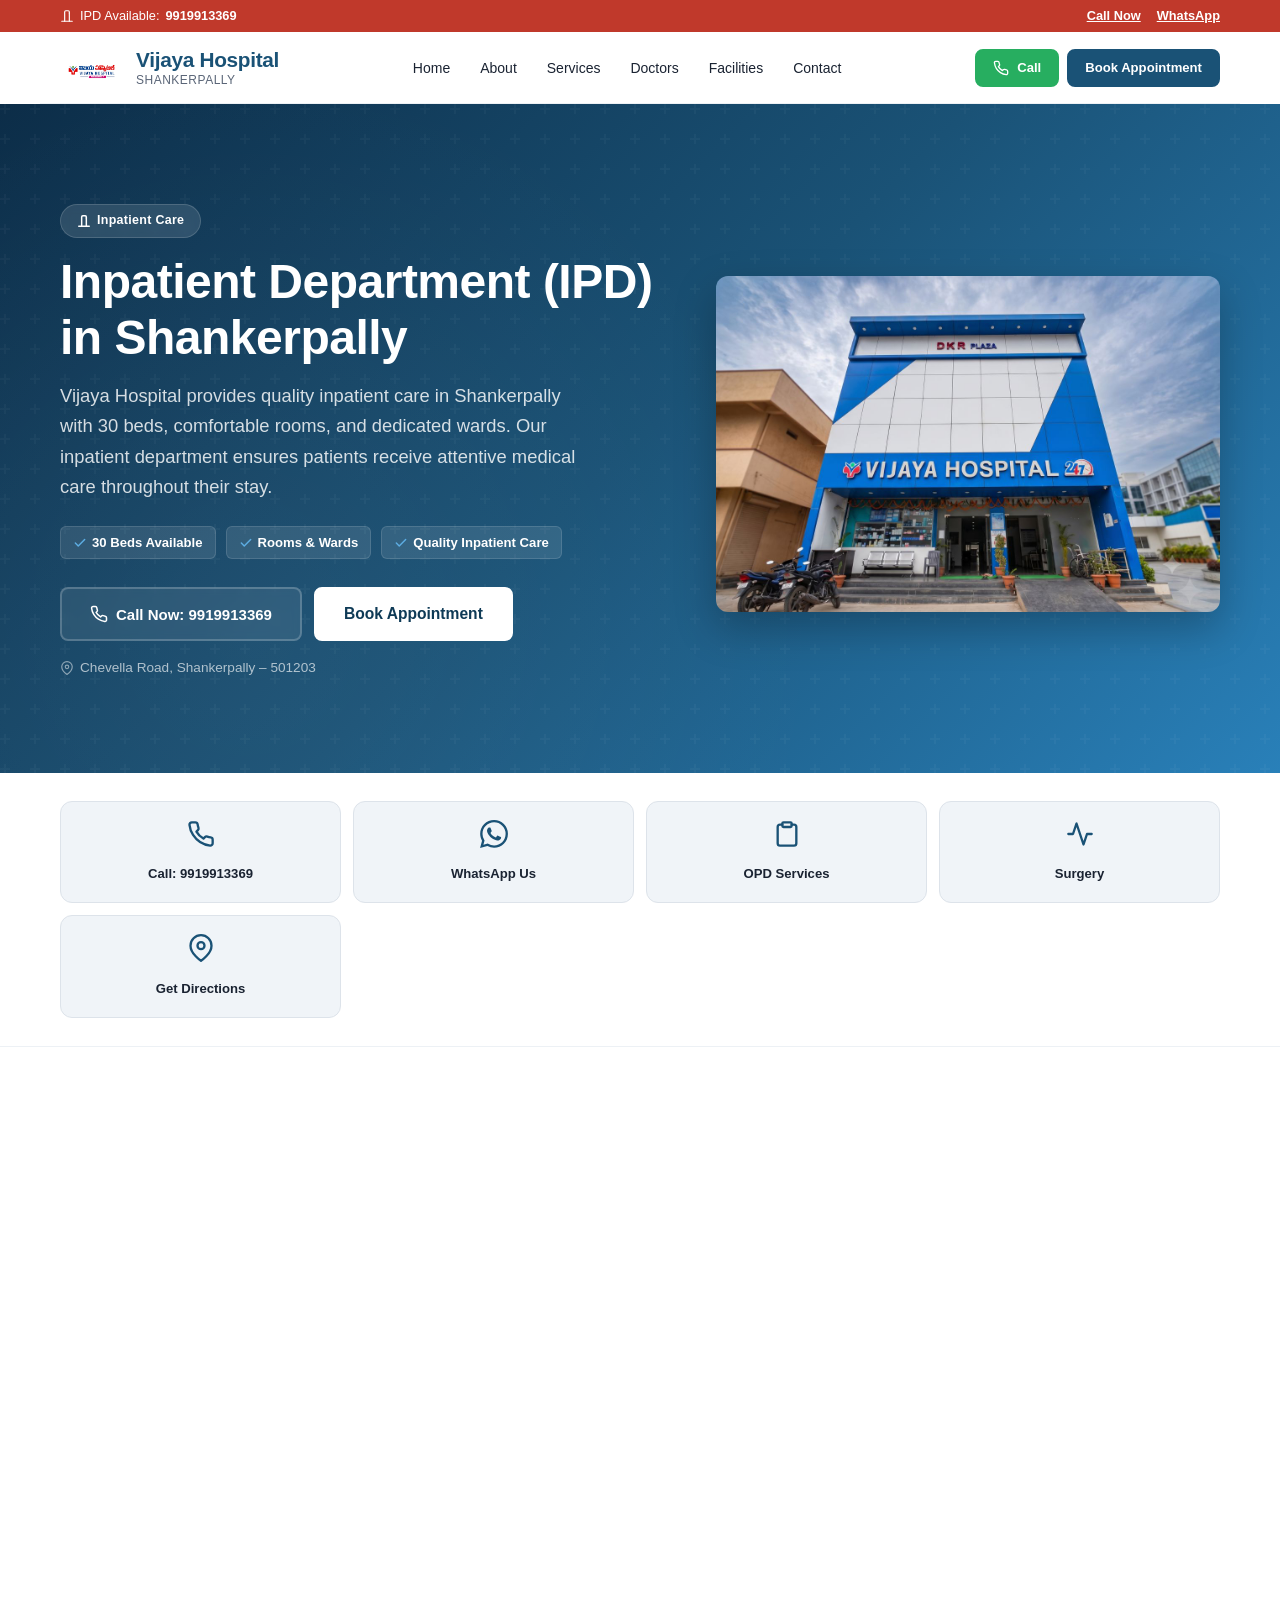
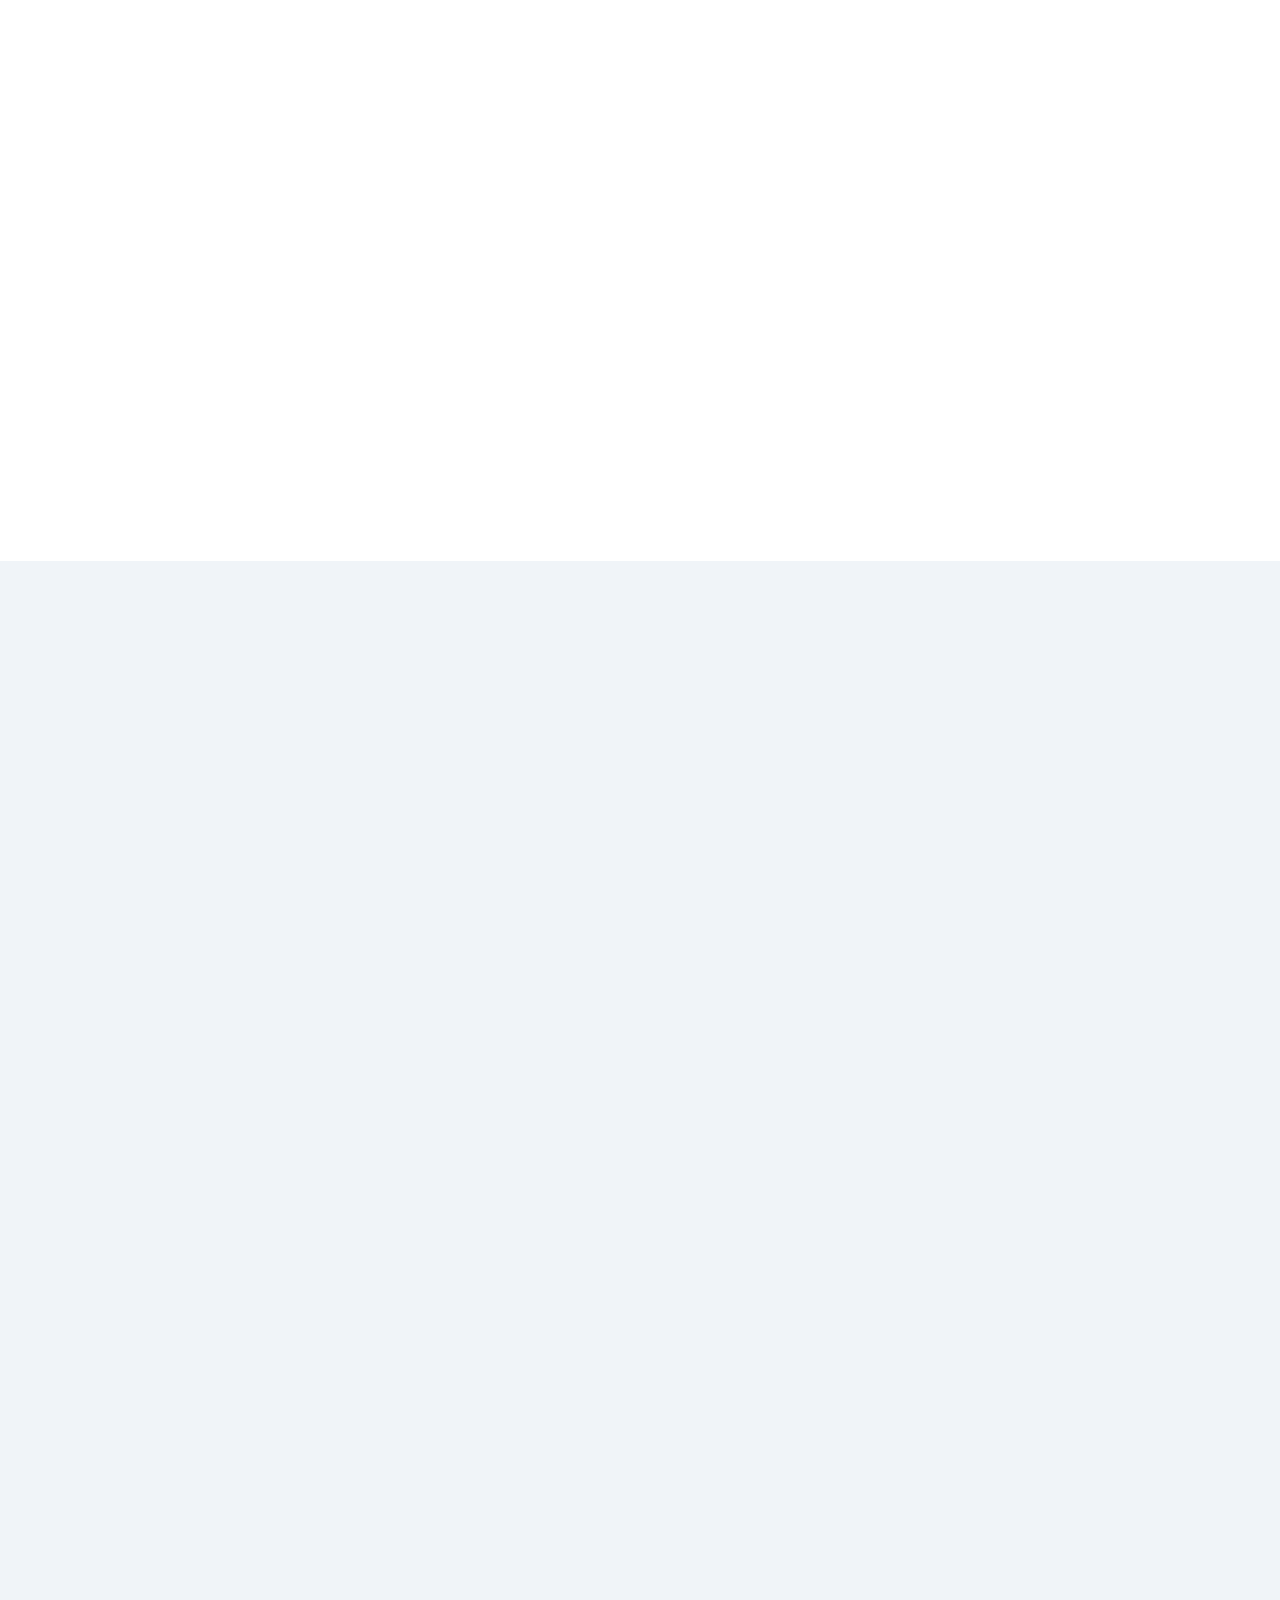
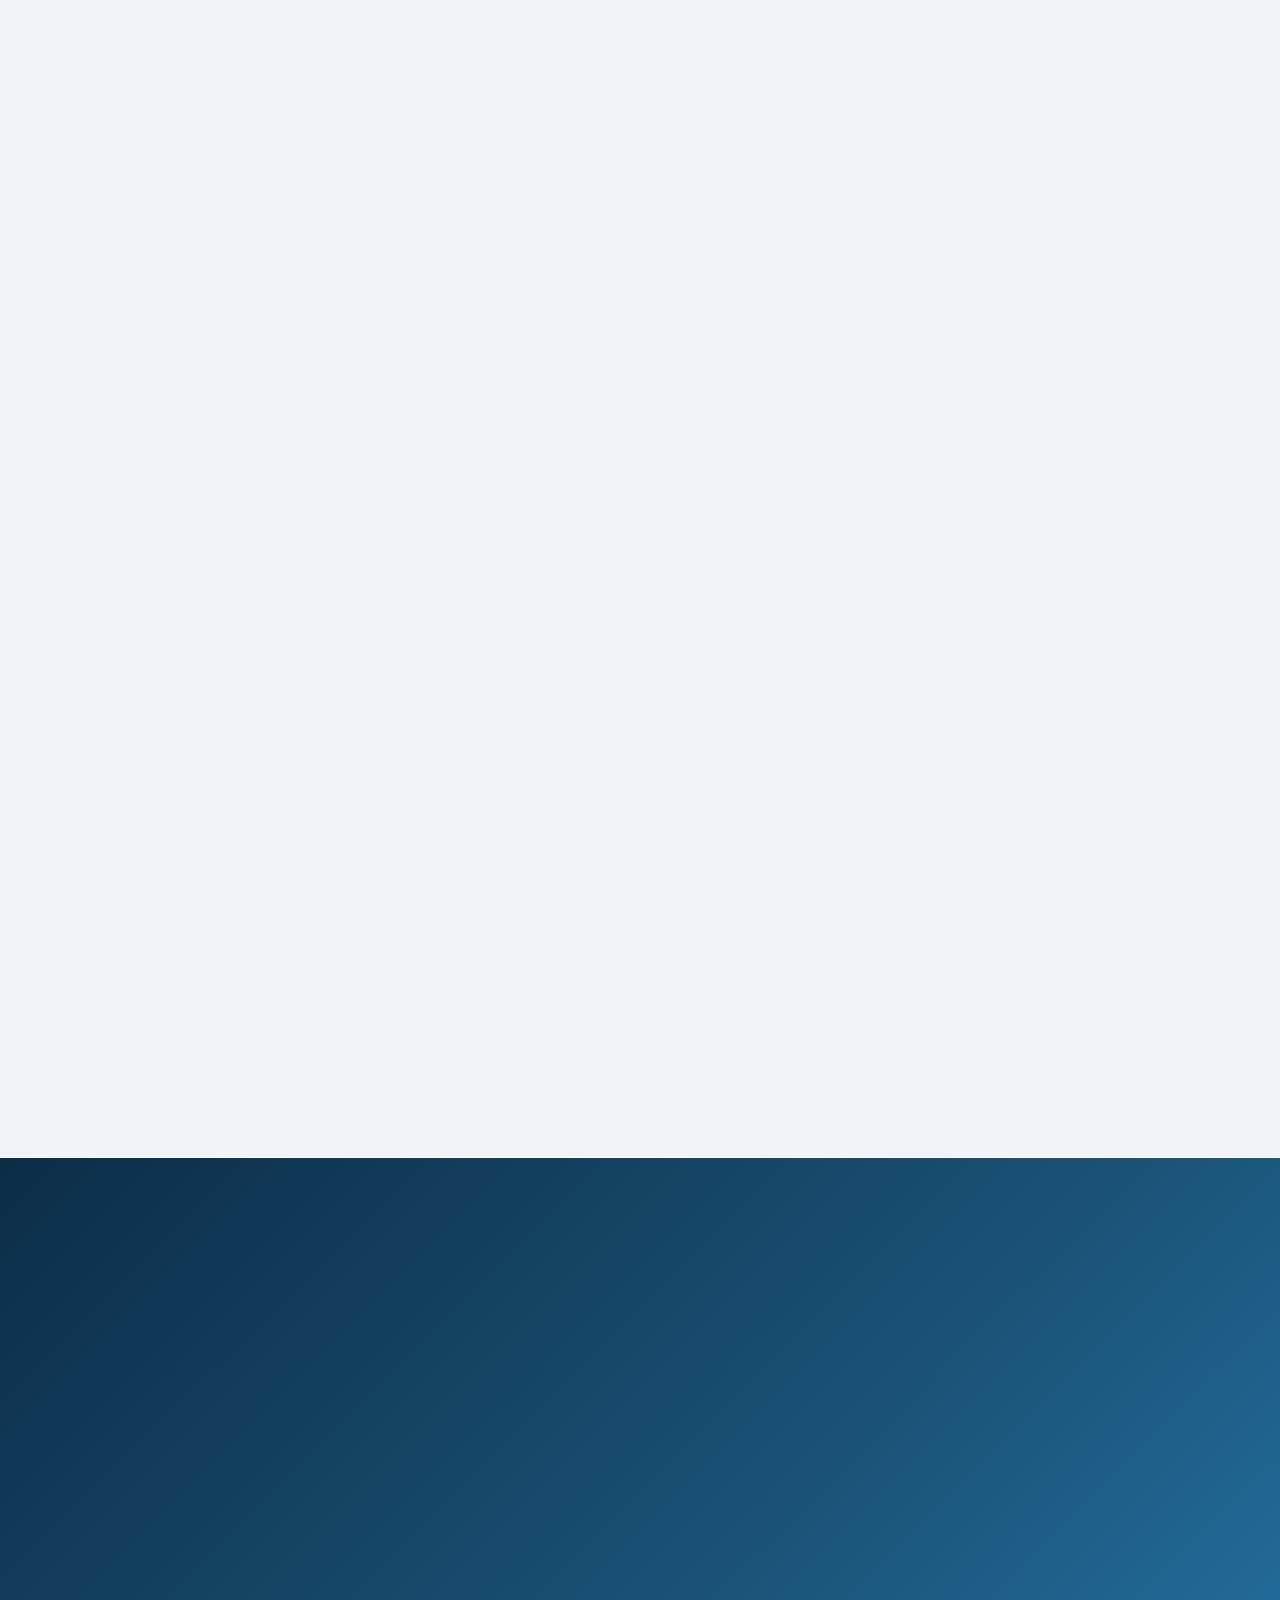
<file: ipd/index.html>
<!DOCTYPE html>
<html lang="en">
<head>
    <meta charset="UTF-8">
    <meta name="viewport" content="width=device-width, initial-scale=1.0">
    <title>Inpatient Department (IPD) in Shankerpally | Vijaya Hospital</title>
    <meta name="description" content="Vijaya Hospital offers comprehensive inpatient department (IPD) services in Shankerpally with 30 beds, private rooms, and wards. Quality inpatient care at Shankarpally. Call 9919913369.">
    <meta name="keywords" content="inpatient department Shankarpally, IPD hospital, 30 beds, hospital rooms, wards, Vijaya Hospital IPD, Shankerpally inpatient care">
    <meta name="author" content="Vijaya Hospital">
    <meta name="robots" content="index, follow">
    <meta property="og:title" content="Inpatient Department (IPD) in Shankerpally | Vijaya Hospital">
    <meta property="og:description" content="Vijaya Hospital offers comprehensive inpatient department services in Shankerpally with 30 beds, rooms, and wards.">
    <meta property="og:type" content="website">
    <meta property="og:site_name" content="Vijaya Hospital">
    <meta property="og:locale" content="en_IN">
    <meta name="twitter:card" content="summary">
    <meta name="twitter:title" content="Inpatient Department (IPD) in Shankerpally | Vijaya Hospital">
    <meta name="twitter:description" content="Vijaya Hospital offers comprehensive inpatient department services in Shankerpally with 30 beds, rooms, and wards.">
    <link rel="icon" type="image/png" href="/favicon.png">

    <link rel="canonical" href="https://vijayahospital.pages.dev/ipd/">
    <link rel="stylesheet" href="../css/style.css">
    <!-- Google Tag Manager -->
    <script>(function(w,d,s,l,i){w[l]=w[l]||[];w[l].push({'gtm.start':
    new Date().getTime(),event:'gtm.js'});var f=d.getElementsByTagName(s)[0],
    j=d.createElement(s),dl=l!='dataLayer'?'&l='+l:'';j.async=true;j.src=
    'https://www.googletagmanager.com/gtm.js?id='+i+dl;f.parentNode.insertBefore(j,f);
    })(window,document,'script','dataLayer','GTM-T2W6V6Z4');</script>
    <!-- End Google Tag Manager -->
    <link rel="preconnect" href="https://fonts.googleapis.com">
    <link rel="preconnect" href="https://fonts.gstatic.com" crossorigin>
    <link href="https://fonts.googleapis.com/css2?family=Inter:wght@400;500;600;700&display=swap" rel="stylesheet" media="print" onload="this.media='all'">
    <noscript><link href="https://fonts.googleapis.com/css2?family=Inter:wght@400;500;600;700&display=swap" rel="stylesheet"></noscript>
    <script type="application/ld+json">
    {
        "@context": "https://schema.org",
        "@type": "Hospital",
        "name": "Vijaya Hospital",
        "url": "https://vijayahospital.pages.dev",
        "telephone": ["+919919913369", "+919559399199"],
        "email": "vijayahospital.23@gmail.com",
        "address": {
            "@type": "PostalAddress",
            "streetAddress": "4-23/A/1, Fathepur(V), Beside HP Petrol Pump, Chevella Road",
            "addressLocality": "Shankarpally",
            "addressRegion": "Telangana",
            "postalCode": "501203",
            "addressCountry": "IN"
        },
        "medicalSpecialty": "Inpatient Care",
        "openingHours": "Mo-Su 00:00-23:59",
        "hasMap": "https://maps.google.com/?q=Vijaya+Hospital+Shankerpally",
        "sameAs": [
            "https://wa.me/919919913369"
        ]
    }
    </script>
</head>
<body>
    <!-- Google Tag Manager (noscript) -->
    <noscript><iframe src="https://www.googletagmanager.com/ns.html?id=GTM-T2W6V6Z4"
    height="0" width="0" style="display:none;visibility:hidden"></iframe></noscript>
    <!-- End Google Tag Manager (noscript) -->

    <!-- Header -->
    <header class="header" id="header">
        <div class="header-emergency-strip">
            <div class="container header-emergency-inner">
                <span class="header-emergency-text">
                    <svg width="14" height="14" viewBox="0 0 24 24" fill="none" stroke="currentColor" stroke-width="2" stroke-linecap="round" stroke-linejoin="round"><path d="M16 21V5a2 2 0 0 0-2-2h-4a2 2 0 0 0-2 2v16"></path><path d="M16 7h.01"></path><path d="M3 21h18"></path></svg>
                    IPD Available: <a href="tel:+919919913369">9919913369</a>
                </span>
                <div class="header-emergency-actions">
                    <a href="tel:+919919913369" class="header-emergency-link">Call Now</a>
                    <a href="https://wa.me/919919913369" class="header-emergency-link" target="_blank" rel="noopener">WhatsApp</a>
                </div>
            </div>
        </div>
        <div class="container header-main">
            <a href="../index.html" class="logo" aria-label="Vijaya Hospital Home">
                <img src="../assets/images/logo.png" alt="Vijaya Hospital Shankerpally logo" width="60" height="60">
                <div class="logo-text">
                    <span class="logo-name">Vijaya Hospital</span>
                    <span class="logo-tagline">Shankerpally</span>
                </div>
            </a>
            <nav class="nav" id="nav" aria-label="Main navigation">
                <ul class="nav-list" id="navList">
                    <li><a href="../index.html" class="nav-link">Home</a></li>
                    <li><a href="../index.html#about" class="nav-link">About</a></li>
                    <li><a href="../index.html#services" class="nav-link">Services</a></li>
                    <li><a href="../index.html#medical-team" class="nav-link">Doctors</a></li>
                    <li><a href="../index.html#facilities" class="nav-link">Facilities</a></li>
                    <li><a href="../contact/" class="nav-link">Contact</a></li>
                </ul>
            </nav>
            <div class="header-actions">
                <a href="tel:+919919913369" class="btn btn-call" aria-label="Call Vijaya Hospital">
                    <svg width="16" height="16" viewBox="0 0 24 24" fill="none" stroke="currentColor" stroke-width="2" stroke-linecap="round" stroke-linejoin="round"><path d="M22 16.92v3a2 2 0 0 1-2.18 2 19.79 19.79 0 0 1-8.63-3.07 19.5 19.5 0 0 1-6-6 19.79 19.79 0 0 1-3.07-8.67A2 2 0 0 1 4.11 2h3a2 2 0 0 1 2 1.72c.127.96.361 1.903.7 2.81a2 2 0 0 1-.45 2.11L8.09 9.91a16 16 0 0 0 6 6l1.27-1.27a2 2 0 0 1 2.11-.45c.907.339 1.85.573 2.81.7A2 2 0 0 1 22 16.92z"></path></svg>
                    Call
                </a>
                <a href="../index.html#appointment" class="btn btn-primary">Book Appointment</a>
            </div>
            <button class="hamburger" id="hamburger" aria-label="Toggle navigation menu" aria-expanded="false">
                <span class="hamburger-line"></span>
                <span class="hamburger-line"></span>
                <span class="hamburger-line"></span>
            </button>
        </div>
    </header>

    <main>

        <!-- Hero Section -->
        <section class="hero">
            <div class="hero-overlay"></div>
            <div class="container hero-inner">
                <div class="hero-content">
                    <span class="hero-badge">
                        <svg width="14" height="14" viewBox="0 0 24 24" fill="none" stroke="currentColor" stroke-width="2.5" stroke-linecap="round" stroke-linejoin="round"><path d="M16 21V5a2 2 0 0 0-2-2h-4a2 2 0 0 0-2 2v16"></path><path d="M16 7h.01"></path><path d="M3 21h18"></path></svg>
                        Inpatient Care
                    </span>
                    <h1 class="hero-title">Inpatient Department (IPD) in Shankerpally</h1>
                    <p class="hero-subtitle">Vijaya Hospital provides quality inpatient care in Shankerpally with 30 beds, comfortable rooms, and dedicated wards. Our inpatient department ensures patients receive attentive medical care throughout their stay.</p>
                    <div class="hero-features">
                        <span class="hero-feature">
                            <svg width="14" height="14" viewBox="0 0 24 24" fill="none" stroke="currentColor" stroke-width="2.5" stroke-linecap="round" stroke-linejoin="round"><polyline points="20 6 9 17 4 12"></polyline></svg>
                            30 Beds Available
                        </span>
                        <span class="hero-feature">
                            <svg width="14" height="14" viewBox="0 0 24 24" fill="none" stroke="currentColor" stroke-width="2.5" stroke-linecap="round" stroke-linejoin="round"><polyline points="20 6 9 17 4 12"></polyline></svg>
                            Rooms &amp; Wards
                        </span>
                        <span class="hero-feature">
                            <svg width="14" height="14" viewBox="0 0 24 24" fill="none" stroke="currentColor" stroke-width="2.5" stroke-linecap="round" stroke-linejoin="round"><polyline points="20 6 9 17 4 12"></polyline></svg>
                            Quality Inpatient Care
                        </span>
                    </div>
                    <div class="hero-buttons">
                        <a href="tel:+919919913369" class="btn btn-emergency-lg">
                            <svg width="18" height="18" viewBox="0 0 24 24" fill="none" stroke="currentColor" stroke-width="2" stroke-linecap="round" stroke-linejoin="round"><path d="M22 16.92v3a2 2 0 0 1-2.18 2 19.79 19.79 0 0 1-8.63-3.07 19.5 19.5 0 0 1-6-6 19.79 19.79 0 0 1-3.07-8.67A2 2 0 0 1 4.11 2h3a2 2 0 0 1 2 1.72c.127.96.361 1.903.7 2.81a2 2 0 0 1-.45 2.11L8.09 9.91a16 16 0 0 0 6 6l1.27-1.27a2 2 0 0 1 2.11-.45c.907.339 1.85.573 2.81.7A2 2 0 0 1 22 16.92z"></path></svg>
                            Call Now: 9919913369
                        </a>
                        <a href="../index.html#appointment" class="btn btn-primary btn-lg">Book Appointment</a>
                    </div>
                    <div class="hero-location">
                        <svg width="14" height="14" viewBox="0 0 24 24" fill="none" stroke="currentColor" stroke-width="2" stroke-linecap="round" stroke-linejoin="round"><path d="M21 10c0 7-9 13-9 13s-9-6-9-13a9 9 0 0 1 18 0z"></path><circle cx="12" cy="10" r="3"></circle></svg>
                        Chevella Road, Shankerpally &ndash; 501203
                    </div>
                </div>
                <div class="hero-image">
                    <img src="../assets/images/hospital-building.jpg" alt="Vijaya Hospital inpatient department in Shankerpally, Telangana" width="600" height="400" loading="lazy">
                </div>
            </div>
        </section>

        <!-- Quick Actions -->
        <section class="quick-actions">
            <div class="container">
                <div class="quick-actions-grid">
                    <a href="tel:+919919913369" class="quick-action-card">
                        <div class="quick-action-icon">
                            <svg width="28" height="28" viewBox="0 0 24 24" fill="none" stroke="currentColor" stroke-width="2" stroke-linecap="round" stroke-linejoin="round"><path d="M22 16.92v3a2 2 0 0 1-2.18 2 19.79 19.79 0 0 1-8.63-3.07 19.5 19.5 0 0 1-6-6 19.79 19.79 0 0 1-3.07-8.67A2 2 0 0 1 4.11 2h3a2 2 0 0 1 2 1.72c.127.96.361 1.903.7 2.81a2 2 0 0 1-.45 2.11L8.09 9.91a16 16 0 0 0 6 6l1.27-1.27a2 2 0 0 1 2.11-.45c.907.339 1.85.573 2.81.7A2 2 0 0 1 22 16.92z"></path></svg>
                        </div>
                        <span class="quick-action-label">Call: 9919913369</span>
                    </a>
                    <a href="https://wa.me/919919913369" class="quick-action-card" target="_blank" rel="noopener">
                        <div class="quick-action-icon">
                            <svg width="28" height="28" viewBox="0 0 24 24" fill="currentColor"><path d="M17.472 14.382c-.297-.149-1.758-.867-2.03-.967-.273-.099-.471-.148-.67.15-.197.297-.767.966-.94 1.164-.173.199-.347.223-.644.075-.297-.15-1.255-.463-2.39-1.475-.883-.788-1.48-1.761-1.653-2.059-.173-.297-.018-.458.13-.606.134-.133.298-.347.446-.52.149-.174.198-.298.298-.497.099-.198.05-.371-.025-.52-.075-.149-.669-1.612-.916-2.207-.242-.579-.487-.5-.669-.51-.173-.008-.371-.01-.57-.01-.198 0-.52.074-.792.372-.272.297-1.04 1.016-1.04 2.479 0 1.462 1.065 2.875 1.213 3.074.149.198 2.096 3.2 5.077 4.487.709.306 1.262.489 1.694.625.712.227 1.36.195 1.871.118.571-.085 1.758-.719 2.006-1.413.248-.694.248-1.289.173-1.413-.074-.124-.272-.198-.57-.347m-5.421 7.403h-.004a9.87 9.87 0 01-5.031-1.378l-.361-.214-3.741.982.998-3.648-.235-.374a9.86 9.86 0 01-1.51-5.26c.001-5.45 4.436-9.884 9.888-9.884 2.64 0 5.122 1.03 6.988 2.898a9.825 9.825 0 012.893 6.994c-.003 5.45-4.437 9.884-9.885 9.884m8.413-18.297A11.815 11.815 0 0012.05 0C5.495 0 .16 5.335.157 11.892c0 2.096.547 4.142 1.588 5.945L.057 24l6.305-1.654a11.882 11.882 0 005.683 1.448h.005c6.554 0 11.89-5.335 11.893-11.893a11.821 11.821 0 00-3.48-8.413z"/></svg>
                        </div>
                        <span class="quick-action-label">WhatsApp Us</span>
                    </a>
                    <a href="../opd/" class="quick-action-card">
                        <div class="quick-action-icon">
                            <svg width="28" height="28" viewBox="0 0 24 24" fill="none" stroke="currentColor" stroke-width="2" stroke-linecap="round" stroke-linejoin="round"><path d="M16 4h2a2 2 0 0 1 2 2v14a2 2 0 0 1-2 2H6a2 2 0 0 1-2-2V6a2 2 0 0 1 2-2h2"></path><rect x="8" y="2" width="8" height="4" rx="1" ry="1"></rect></svg>
                        </div>
                        <span class="quick-action-label">OPD Services</span>
                    </a>
                    <a href="../surgery/" class="quick-action-card">
                        <div class="quick-action-icon">
                            <svg width="28" height="28" viewBox="0 0 24 24" fill="none" stroke="currentColor" stroke-width="2" stroke-linecap="round" stroke-linejoin="round"><path d="M22 12h-4l-3 9L9 3l-3 9H2"></path></svg>
                        </div>
                        <span class="quick-action-label">Surgery</span>
                    </a>
                    <a href="https://maps.google.com/?q=Vijaya+Hospital+Shankerpally" class="quick-action-card" target="_blank" rel="noopener">
                        <div class="quick-action-icon">
                            <svg width="28" height="28" viewBox="0 0 24 24" fill="none" stroke="currentColor" stroke-width="2" stroke-linecap="round" stroke-linejoin="round"><path d="M21 10c0 7-9 13-9 13s-9-6-9-13a9 9 0 0 1 18 0z"></path><circle cx="12" cy="10" r="3"></circle></svg>
                        </div>
                        <span class="quick-action-label">Get Directions</span>
                    </a>
                </div>
            </div>
        </section>


        <!-- IPD Content -->
        <section class="about">
            <div class="container">
                <div class="about-content">
                    <div class="about-image">
                        <img src="../assets/images/about-hospital.jpg" alt="Vijaya Hospital inpatient care facility in Shankerpally, Telangana" width="500" height="350" loading="lazy">
                    </div>
                    <div class="about-text">
                        <span class="section-tag">Inpatient Department</span>
                        <h2>Inpatient Care at Vijaya Hospital</h2>
                        <p>Vijaya Hospital offers comprehensive inpatient department (IPD) services in Shankerpally, providing patients with a comfortable and caring environment during their hospital stay.</p>
                        <p>Our inpatient department has 30 beds along with rooms and wards to accommodate patients requiring admission. The hospital ensures that every admitted patient receives personalised attention and quality medical care throughout their stay.</p>
                        <div class="about-highlights">
                            <div class="about-highlight">
                                <div class="about-highlight-icon about-highlight-icon--care">
                                    <svg width="20" height="20" viewBox="0 0 24 24" fill="none" stroke="currentColor" stroke-width="2" stroke-linecap="round" stroke-linejoin="round"><path d="M16 21V5a2 2 0 0 0-2-2h-4a2 2 0 0 0-2 2v16"></path><path d="M16 7h.01"></path><path d="M3 21h18"></path></svg>
                                </div>
                                <span>30 Beds with Rooms &amp; Wards</span>
                            </div>
                            <div class="about-highlight">
                                <div class="about-highlight-icon">
                                    <svg width="20" height="20" viewBox="0 0 24 24" fill="none" stroke="currentColor" stroke-width="2" stroke-linecap="round" stroke-linejoin="round"><path d="M22 12h-4l-3 9L9 3l-3 9H2"></path></svg>
                                </div>
                                <span>Dedicated Inpatient Care</span>
                            </div>
                            <div class="about-highlight">
                                <div class="about-highlight-icon about-highlight-icon--accessible">
                                    <svg width="20" height="20" viewBox="0 0 24 24" fill="none" stroke="currentColor" stroke-width="2" stroke-linecap="round" stroke-linejoin="round"><polyline points="20 6 9 17 4 12"></polyline></svg>
                                </div>
                                <span>Quality Medical Treatment</span>
                            </div>
                        </div>
                        <a href="../index.html#appointment" class="btn btn-primary">Book Appointment</a>
                    </div>
                </div>
            </div>
        </section>

        <!-- Why Choose Our IPD -->
        <section class="why-choose">
            <div class="container">
                <span class="section-tag section-tag--center">Inpatient Services</span>
                <h2>Inpatient Care at Vijaya Hospital</h2>
                <p class="section-subtitle">Dependable inpatient services for the Shankerpally community.</p>
                <div class="why-grid">
                    <div class="why-card">
                        <div class="why-icon why-icon--care">
                            <svg width="28" height="28" viewBox="0 0 24 24" fill="none" stroke="currentColor" stroke-width="2" stroke-linecap="round" stroke-linejoin="round"><path d="M16 21V5a2 2 0 0 0-2-2h-4a2 2 0 0 0-2 2v16"></path><path d="M16 7h.01"></path><path d="M3 21h18"></path></svg>
                        </div>
                        <h3>30 Beds Available</h3>
                        <p>Vijaya Hospital has 30 beds to accommodate admitted patients, ensuring adequate capacity for inpatient care.</p>
                    </div>
                    <div class="why-card">
                        <div class="why-icon why-icon--trusted">
                            <svg width="28" height="28" viewBox="0 0 24 24" fill="none" stroke="currentColor" stroke-width="2" stroke-linecap="round" stroke-linejoin="round"><path d="M3 9l9-7 9 7v11a2 2 0 0 1-2 2H5a2 2 0 0 1-2-2z"></path><polyline points="9 22 9 12 15 12 15 22"></polyline></svg>
                        </div>
                        <h3>Rooms &amp; Wards</h3>
                        <p>Hospital rooms and wards are available to provide comfortable accommodation for admitted patients.</p>
                    </div>
                    <div class="why-card">
                        <div class="why-icon why-icon--emergency">
                            <svg width="28" height="28" viewBox="0 0 24 24" fill="none" stroke="currentColor" stroke-width="2" stroke-linecap="round" stroke-linejoin="round"><path d="M22 12h-4l-3 9L9 3l-3 9H2"></path></svg>
                        </div>
                        <h3>Attentive Medical Care</h3>
                        <p>Patients receive personalised attention and quality medical treatment throughout their hospital stay.</p>
                    </div>
                    <div class="why-card">
                        <div class="why-icon why-icon--local">
                            <svg width="28" height="28" viewBox="0 0 24 24" fill="none" stroke="currentColor" stroke-width="2" stroke-linecap="round" stroke-linejoin="round"><path d="M21 10c0 7-9 13-9 13s-9-6-9-13a9 9 0 0 1 18 0z"></path><circle cx="12" cy="10" r="3"></circle></svg>
                        </div>
                        <h3>Convenient Location</h3>
                        <p>Located on Chevella Road, Shankerpally, making it easily accessible for patients and families.</p>
                    </div>
                </div>
            </div>
        </section>

        <!-- IPD CTA -->
        <section class="emergency-cta">
            <div class="container">
                <h2>Need Inpatient Admission?</h2>
                <p>Contact Vijaya Hospital for inpatient admission or to learn more about our rooms and wards in Shankerpally.</p>
                <div class="emergency-cta-badge">
                    <svg width="18" height="18" viewBox="0 0 24 24" fill="none" stroke="currentColor" stroke-width="2" stroke-linecap="round" stroke-linejoin="round"><path d="M16 21V5a2 2 0 0 0-2-2h-4a2 2 0 0 0-2 2v16"></path><path d="M16 7h.01"></path><path d="M3 21h18"></path></svg>
                    30 Beds &bull; Rooms &amp; Wards
                </div>
                <div class="emergency-cta-buttons">
                    <a href="tel:+919919913369" class="btn btn-cta-primary">
                        <svg width="18" height="18" viewBox="0 0 24 24" fill="none" stroke="currentColor" stroke-width="2" stroke-linecap="round" stroke-linejoin="round"><path d="M22 16.92v3a2 2 0 0 1-2.18 2 19.79 19.79 0 0 1-8.63-3.07 19.5 19.5 0 0 1-6-6 19.79 19.79 0 0 1-3.07-8.67A2 2 0 0 1 4.11 2h3a2 2 0 0 1 2 1.72c.127.96.361 1.903.7 2.81a2 2 0 0 1-.45 2.11L8.09 9.91a16 16 0 0 0 6 6l1.27-1.27a2 2 0 0 1 2.11-.45c.907.339 1.85.573 2.81.7A2 2 0 0 1 22 16.92z"></path></svg>
                        Call Now: 9919913369
                    </a>
                    <a href="https://wa.me/919919913369" class="btn btn-cta-secondary" target="_blank" rel="noopener">
                        <svg width="18" height="18" viewBox="0 0 24 24" fill="currentColor"><path d="M17.472 14.382c-.297-.149-1.758-.867-2.03-.967-.273-.099-.471-.148-.67.15-.197.297-.767.966-.94 1.164-.173.199-.347.223-.644.075-.297-.15-1.255-.463-2.39-1.475-.883-.788-1.48-1.761-1.653-2.059-.173-.297-.018-.458.13-.606.134-.133.298-.347.446-.52.149-.174.198-.298.298-.497.099-.198.05-.371-.025-.52-.075-.149-.669-1.612-.916-2.207-.242-.579-.487-.5-.669-.51-.173-.008-.371-.01-.57-.01-.198 0-.52.074-.792.372-.272.297-1.04 1.016-1.04 2.479 0 1.462 1.065 2.875 1.213 3.074.149.198 2.096 3.2 5.077 4.487.709.306 1.262.489 1.694.625.712.227 1.36.195 1.871.118.571-.085 1.758-.719 2.006-1.413.248-.694.248-1.289.173-1.413-.074-.124-.272-.198-.57-.347m-5.421 7.403h-.004a9.87 9.87 0 01-5.031-1.378l-.361-.214-3.741.982.998-3.648-.235-.374a9.86 9.86 0 01-1.51-5.26c.001-5.45 4.436-9.884 9.888-9.884 2.64 0 5.122 1.03 6.988 2.898a9.825 9.825 0 012.893 6.994c-.003 5.45-4.437 9.884-9.885 9.884m8.413-18.297A11.815 11.815 0 0012.05 0C5.495 0 .16 5.335.157 11.892c0 2.096.547 4.142 1.588 5.945L.057 24l6.305-1.654a11.882 11.882 0 005.683 1.448h.005c6.554 0 11.89-5.335 11.893-11.893a11.821 11.821 0 00-3.48-8.413z"/></svg>
                        WhatsApp Us
                    </a>
                </div>
            </div>
        </section>


        <!-- IPD FAQ Section -->
        <section class="faq-section">
            <div class="container">
                <span class="section-tag section-tag--center">IPD FAQs</span>
                <h2>Frequently Asked Questions</h2>
                <p class="section-subtitle">Quick answers about inpatient care at Vijaya Hospital</p>
                <div class="faq-list">
                    <details class="faq-item">
                        <summary class="faq-question">How many beds does Vijaya Hospital have?</summary>
                        <div class="faq-answer">
                            <p>Vijaya Hospital has 30 beds available in the inpatient department, along with rooms and wards to accommodate admitted patients.</p>
                        </div>
                    </details>
                    <details class="faq-item">
                        <summary class="faq-question">Are rooms and wards available for admission?</summary>
                        <div class="faq-answer">
                            <p>Yes, Vijaya Hospital has rooms and wards available for patients who require admission. For availability and details, please call us at <a href="tel:+919919913369">9919913369</a>.</p>
                        </div>
                    </details>
                    <details class="faq-item">
                        <summary class="faq-question">How can I get admitted to the inpatient department?</summary>
                        <div class="faq-answer">
                            <p>For inpatient admission, you can visit Vijaya Hospital directly or call us at <a href="tel:+919919913369">9919913369</a>. Our medical team will assess your condition and guide you through the admission process.</p>
                        </div>
                    </details>
                    <details class="faq-item">
                        <summary class="faq-question">Do I need an appointment before admission?</summary>
                        <div class="faq-answer">
                            <p>For planned admissions, it is recommended to contact us in advance. For emergency situations, you can walk in directly. You can also <a href="../index.html#appointment">book an appointment</a> through our website for a consultation.</p>
                        </div>
                    </details>
                    <details class="faq-item">
                        <summary class="faq-question">Where is Vijaya Hospital located?</summary>
                        <div class="faq-answer">
                            <p>Vijaya Hospital is located at 4-23/A/1, Fathepur (V), Beside HP Petrol Pump, Chevella Road, Shankerpally - 501203, Rangareddy District, Telangana. <a href="https://maps.google.com/?q=Vijaya+Hospital+Shankerpally" target="_blank" rel="noopener">Get Directions</a></p>
                        </div>
                    </details>
                </div>
            </div>
        </section>


        <!-- Contact / Location -->
        <section class="location">
            <div class="container">
                <span class="section-tag section-tag--center">Get in Touch</span>
                <h2>Reach Vijaya Hospital</h2>
                <p class="section-subtitle">Conveniently located on Chevella Road, Shankerpally</p>
                <div class="location-grid">
                    <div class="location-details">
                        <h3>Vijaya Hospital</h3>
                        <address>
                            <p>
                                <svg width="18" height="18" viewBox="0 0 24 24" fill="none" stroke="currentColor" stroke-width="2" stroke-linecap="round" stroke-linejoin="round"><path d="M21 10c0 7-9 13-9 13s-9-6-9-13a9 9 0 0 1 18 0z"></path><circle cx="12" cy="10" r="3"></circle></svg>
                                4-23/A/1, Fathepur (V), Beside HP Petrol Pump,<br>
                                Chevella Road, Shankerpally - 501203,<br>
                                Rangareddy District, Telangana, India.
                            </p>
                            <p>
                                <svg width="18" height="18" viewBox="0 0 24 24" fill="none" stroke="currentColor" stroke-width="2" stroke-linecap="round" stroke-linejoin="round"><path d="M22 16.92v3a2 2 0 0 1-2.18 2 19.79 19.79 0 0 1-8.63-3.07 19.5 19.5 0 0 1-6-6 19.79 19.79 0 0 1-3.07-8.67A2 2 0 0 1 4.11 2h3a2 2 0 0 1 2 1.72c.127.96.361 1.903.7 2.81a2 2 0 0 1-.45 2.11L8.09 9.91a16 16 0 0 0 6 6l1.27-1.27a2 2 0 0 1 2.11-.45c.907.339 1.85.573 2.81.7A2 2 0 0 1 22 16.92z"></path></svg>
                                <a href="tel:+919919913369">9919913369</a> / <a href="tel:+919559399199">9559399199</a>
                            </p>
                            <p>
                                <svg width="18" height="18" viewBox="0 0 24 24" fill="none" stroke="currentColor" stroke-width="2" stroke-linecap="round" stroke-linejoin="round"><path d="M4 4h16c1.1 0 2 .9 2 2v12c0 1.1-.9 2-2 2H4c-1.1 0-2-.9-2-2V6c0-1.1.9-2 2-2z"></path><polyline points="22,6 12,13 2,6"></polyline></svg>
                                <a href="mailto:vijayahospital.23@gmail.com">vijayahospital.23@gmail.com</a>
                            </p>
                        </address>
                        <a href="https://maps.google.com/?q=Vijaya+Hospital+Shankerpally" class="btn btn-primary" target="_blank" rel="noopener">
                            <svg width="16" height="16" viewBox="0 0 24 24" fill="none" stroke="currentColor" stroke-width="2" stroke-linecap="round" stroke-linejoin="round"><path d="M21 10c0 7-9 13-9 13s-9-6-9-13a9 9 0 0 1 18 0z"></path><circle cx="12" cy="10" r="3"></circle></svg>
                            Get Directions on Google Maps
                        </a>
                        <div class="contact-hours">
                            <h4>Opening Hours</h4>
                            <p>Emergency: 24/7 &bull; All Days</p>
                            <p>OPD: Daily &bull; Contact for timings</p>
                        </div>
                    </div>
                    <div class="location-map">
                        <iframe src="https://www.google.com/maps/embed?pb=!1m18!1m12!1m3!1d3806.0!2d78.2!3d17.2!2m3!1f0!2f0!3f0!3m2!1i1024!2i768!4f13.1!3m3!1m2!1s0x0%3A0x0!2zVGlqYXlhIEhvc3BpdGFsIFNoYW5rYXJwYWxseQ!5e0!3m2!1sen!2sin!4v1700000000000" width="100%" height="400" style="border:0; border-radius: 8px;" allowfullscreen="" loading="lazy" referrerpolicy="no-referrer-when-downgrade" title="Vijaya Hospital location on Google Maps"></iframe>
                    </div>
                </div>
            </div>
        </section>


        <!-- Final CTA -->
        <section class="final-cta">
            <div class="container">
                <h2>Need Inpatient Care?</h2>
                <p>Reach out to us for inpatient admission or to schedule a consultation.</p>
                <div class="cta-buttons">
                    <a href="tel:+919919913369" class="btn btn-cta-primary">
                        <svg width="18" height="18" viewBox="0 0 24 24" fill="none" stroke="currentColor" stroke-width="2" stroke-linecap="round" stroke-linejoin="round"><path d="M22 16.92v3a2 2 0 0 1-2.18 2 19.79 19.79 0 0 1-8.63-3.07 19.5 19.5 0 0 1-6-6 19.79 19.79 0 0 1-3.07-8.67A2 2 0 0 1 4.11 2h3a2 2 0 0 1 2 1.72c.127.96.361 1.903.7 2.81a2 2 0 0 1-.45 2.11L8.09 9.91a16 16 0 0 0 6 6l1.27-1.27a2 2 0 0 1 2.11-.45c.907.339 1.85.573 2.81.7A2 2 0 0 1 22 16.92z"></path></svg>
                        Call Now
                    </a>
                    <a href="../index.html#appointment" class="btn btn-cta-secondary">Book an Appointment</a>
                    <a href="https://wa.me/919919913369" class="btn btn-cta-whatsapp" target="_blank" rel="noopener">
                        <svg width="18" height="18" viewBox="0 0 24 24" fill="currentColor"><path d="M17.472 14.382c-.297-.149-1.758-.867-2.03-.967-.273-.099-.471-.148-.67.15-.197.297-.767.966-.94 1.164-.173.199-.347.223-.644.075-.297-.15-1.255-.463-2.39-1.475-.883-.788-1.48-1.761-1.653-2.059-.173-.297-.018-.458.13-.606.134-.133.298-.347.446-.52.149-.174.198-.298.298-.497.099-.198.05-.371-.025-.52-.075-.149-.669-1.612-.916-2.207-.242-.579-.487-.5-.669-.51-.173-.008-.371-.01-.57-.01-.198 0-.52.074-.792.372-.272.297-1.04 1.016-1.04 2.479 0 1.462 1.065 2.875 1.213 3.074.149.198 2.096 3.2 5.077 4.487.709.306 1.262.489 1.694.625.712.227 1.36.195 1.871.118.571-.085 1.758-.719 2.006-1.413.248-.694.248-1.289.173-1.413-.074-.124-.272-.198-.57-.347m-5.421 7.403h-.004a9.87 9.87 0 01-5.031-1.378l-.361-.214-3.741.982.998-3.648-.235-.374a9.86 9.86 0 01-1.51-5.26c.001-5.45 4.436-9.884 9.888-9.884 2.64 0 5.122 1.03 6.988 2.898a9.825 9.825 0 012.893 6.994c-.003 5.45-4.437 9.884-9.885 9.884m8.413-18.297A11.815 11.815 0 0012.05 0C5.495 0 .16 5.335.157 11.892c0 2.096.547 4.142 1.588 5.945L.057 24l6.305-1.654a11.882 11.882 0 005.683 1.448h.005c6.554 0 11.89-5.335 11.893-11.893a11.821 11.821 0 00-3.48-8.413z"/></svg>
                        WhatsApp Us
                    </a>
                </div>
            </div>
        </section>

    </main>

    <!-- Footer -->
    <footer class="footer">
        <div class="container">
            <div class="footer-grid">
                <div class="footer-col">
                    <a href="../index.html" class="footer-logo">
                        <img src="../assets/images/logo.png" alt="Vijaya Hospital Shankerpally logo" width="48" height="48">
                        <span>Vijaya Hospital</span>
                    </a>
                    <p class="footer-tagline">Accessible and dependable healthcare support for the Shankerpally community.</p>
                    <p class="footer-address">4-23/A/1, Fathepur (V), Beside HP Petrol Pump,<br>Chevella Road, Shankerpally - 501203,<br>Rangareddy District, Telangana.</p>
                </div>
                <div class="footer-col">
                    <h4>Quick Links</h4>
                    <ul>
                        <li><a href="../index.html">Home</a></li>
                        <li><a href="../index.html#about">About</a></li>
                        <li><a href="../index.html#services">Services</a></li>
                        <li><a href="../index.html#medical-team">Doctors</a></li>
                        <li><a href="../index.html#facilities">Facilities</a></li>
                        <li><a href="../contact/">Contact</a></li>
                    </ul>
                </div>
                <div class="footer-col">
                    <h4>Services</h4>
                    <ul>
                        <li><a href="../emergency/">Emergency</a></li>
                        <li><a href="../opd/">OPD</a></li>
                        <li><a href="../ipd/">IPD</a></li>
                        <li><a href="../icu/">ICU</a></li>
                        <li><a href="../surgery/">Surgery</a></li>
                        <li><a href="../diagnostics/">Diagnostics</a></li>
                        <li><a href="../pharmacy/">Pharmacy</a></li>
                        <li><a href="../ambulance/">Ambulance</a></li>
                        <li><a href="../health-checkups/">Health Checkups</a></li>
                    </ul>
                </div>
                <div class="footer-col">
                    <h4>Contact</h4>
                    <ul class="footer-contact">
                        <li>
                            <svg width="16" height="16" viewBox="0 0 24 24" fill="none" stroke="currentColor" stroke-width="2" stroke-linecap="round" stroke-linejoin="round"><path d="M22 16.92v3a2 2 0 0 1-2.18 2 19.79 19.79 0 0 1-8.63-3.07 19.5 19.5 0 0 1-6-6 19.79 19.79 0 0 1-3.07-8.67A2 2 0 0 1 4.11 2h3a2 2 0 0 1 2 1.72c.127.96.361 1.903.7 2.81a2 2 0 0 1-.45 2.11L8.09 9.91a16 16 0 0 0 6 6l1.27-1.27a2 2 0 0 1 2.11-.45c.907.339 1.85.573 2.81.7A2 2 0 0 1 22 16.92z"></path></svg>
                            <a href="tel:+919919913369">9919913369</a> / <a href="tel:+919559399199">9559399199</a>
                        </li>
                        <li>
                            <svg width="16" height="16" viewBox="0 0 24 24" fill="currentColor"><path d="M17.472 14.382c-.297-.149-1.758-.867-2.03-.967-.273-.099-.471-.148-.67.15-.197.297-.767.966-.94 1.164-.173.199-.347.223-.644.075-.297-.15-1.255-.463-2.39-1.475-.883-.788-1.48-1.761-1.653-2.059-.173-.297-.018-.458.13-.606.134-.133.298-.347.446-.52.149-.174.198-.298.298-.497.099-.198.05-.371-.025-.52-.075-.149-.669-1.612-.916-2.207-.242-.579-.487-.5-.669-.51-.173-.008-.371-.01-.57-.01-.198 0-.52.074-.792.372-.272.297-1.04 1.016-1.04 2.479 0 1.462 1.065 2.875 1.213 3.074.149.198 2.096 3.2 5.077 4.487.709.306 1.262.489 1.694.625.712.227 1.36.195 1.871.118.571-.085 1.758-.719 2.006-1.413.248-.694.248-1.289.173-1.413-.074-.124-.272-.198-.57-.347m-5.421 7.403h-.004a9.87 9.87 0 01-5.031-1.378l-.361-.214-3.741.982.998-3.648-.235-.374a9.86 9.86 0 01-1.51-5.26c.001-5.45 4.436-9.884 9.888-9.884 2.64 0 5.122 1.03 6.988 2.898a9.825 9.825 0 012.893 6.994c-.003 5.45-4.437 9.884-9.885 9.884m8.413-18.297A11.815 11.815 0 0012.05 0C5.495 0 .16 5.335.157 11.892c0 2.096.547 4.142 1.588 5.945L.057 24l6.305-1.654a11.882 11.882 0 005.683 1.448h.005c6.554 0 11.89-5.335 11.893-11.893a11.821 11.821 0 00-3.48-8.413z"/></svg>
                            <a href="https://wa.me/919919913369" target="_blank" rel="noopener">WhatsApp</a>
                        </li>
                        <li>
                            <svg width="16" height="16" viewBox="0 0 24 24" fill="none" stroke="currentColor" stroke-width="2" stroke-linecap="round" stroke-linejoin="round"><path d="M4 4h16c1.1 0 2 .9 2 2v12c0 1.1-.9 2-2 2H4c-1.1 0-2-.9-2-2V6c0-1.1.9-2 2-2z"></path><polyline points="22,6 12,13 2,6"></polyline></svg>
                            <a href="mailto:vijayahospital.23@gmail.com">vijayahospital.23@gmail.com</a>
                        </li>
                    </ul>
                    <div class="footer-emergency">
                        <p>Emergency: <a href="tel:+919919913369">9919913369</a></p>
                    </div>
                </div>
            </div>
            <div class="footer-bottom">
                <p>&copy; 2026 Vijaya Hospital. All Rights Reserved.</p>
            </div>
        </div>
    </footer>

    <!-- Back to Top -->
    <button class="back-to-top" id="backToTop" aria-label="Back to top">
        <svg width="20" height="20" viewBox="0 0 24 24" fill="none" stroke="currentColor" stroke-width="2" stroke-linecap="round" stroke-linejoin="round"><polyline points="18 15 12 9 6 15"></polyline></svg>
    </button>

    <script src="../js/script.js"></script>
</body>
</html>
</file>
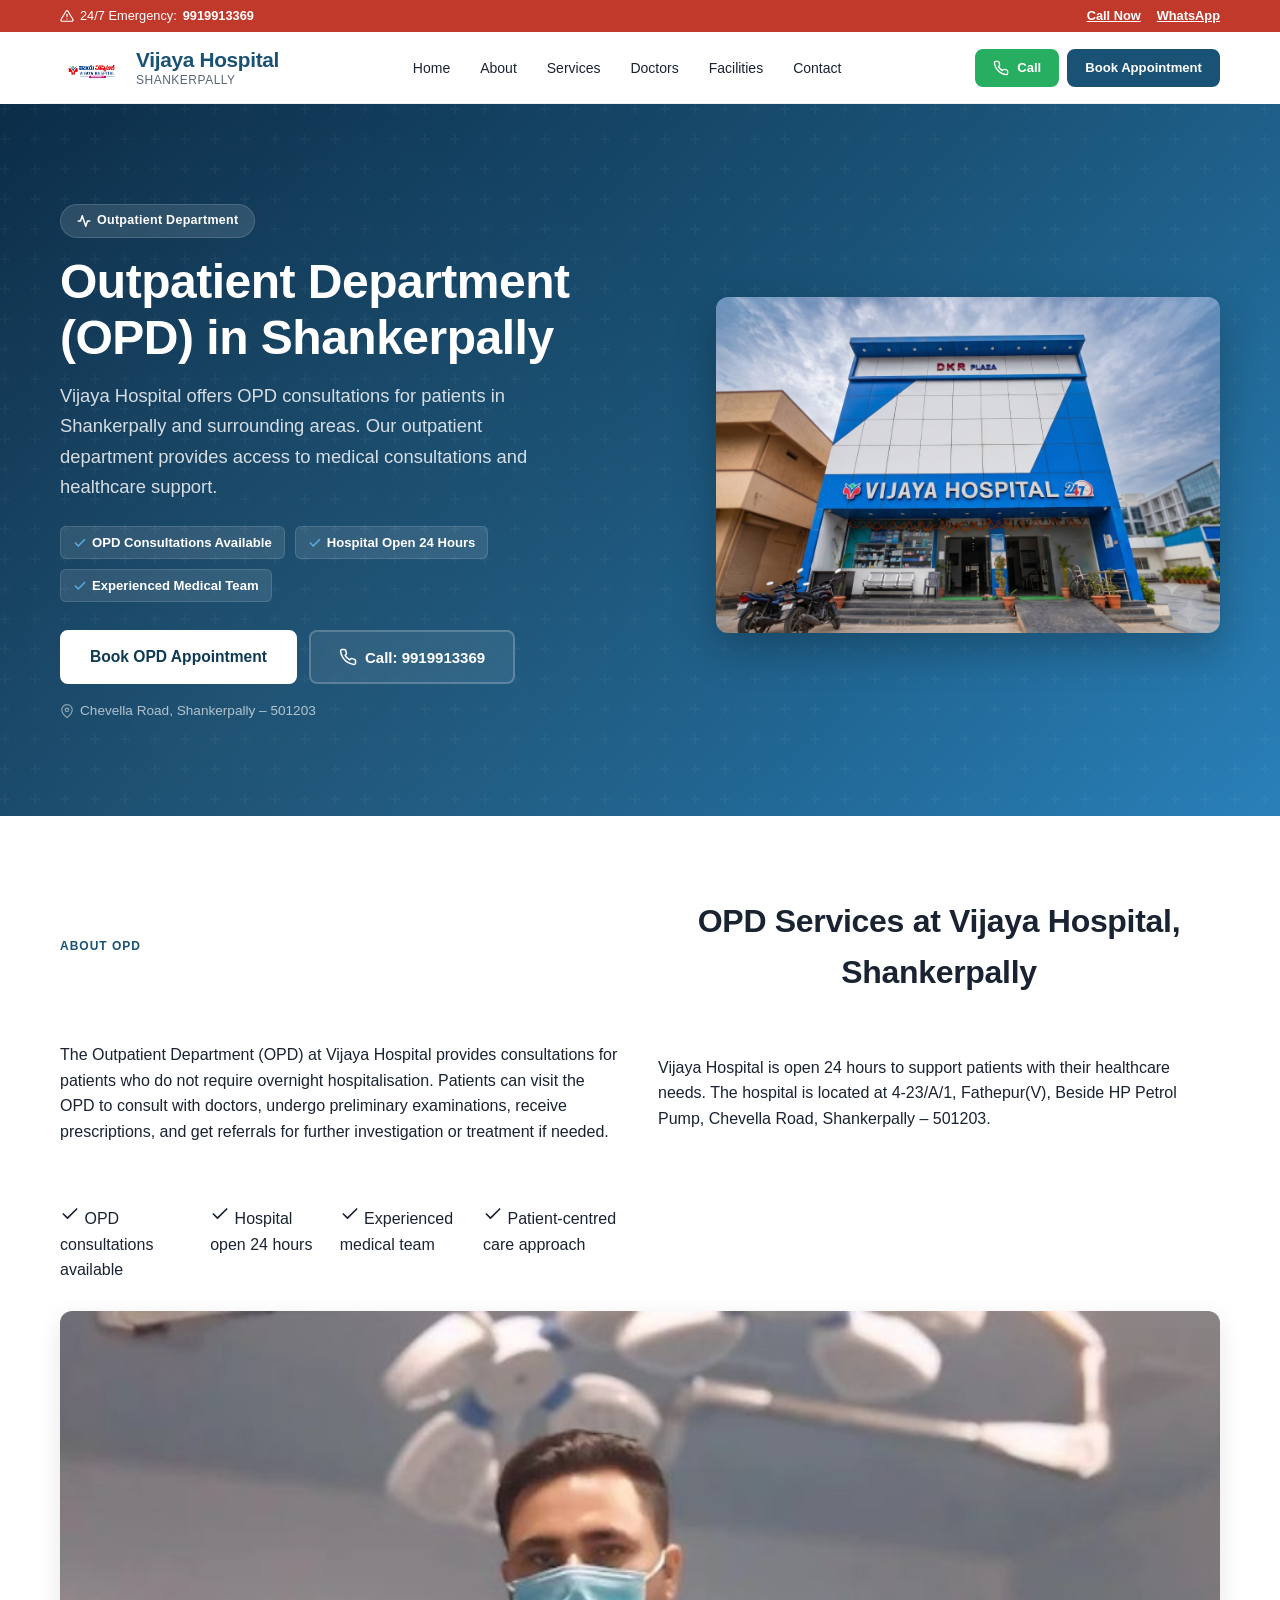
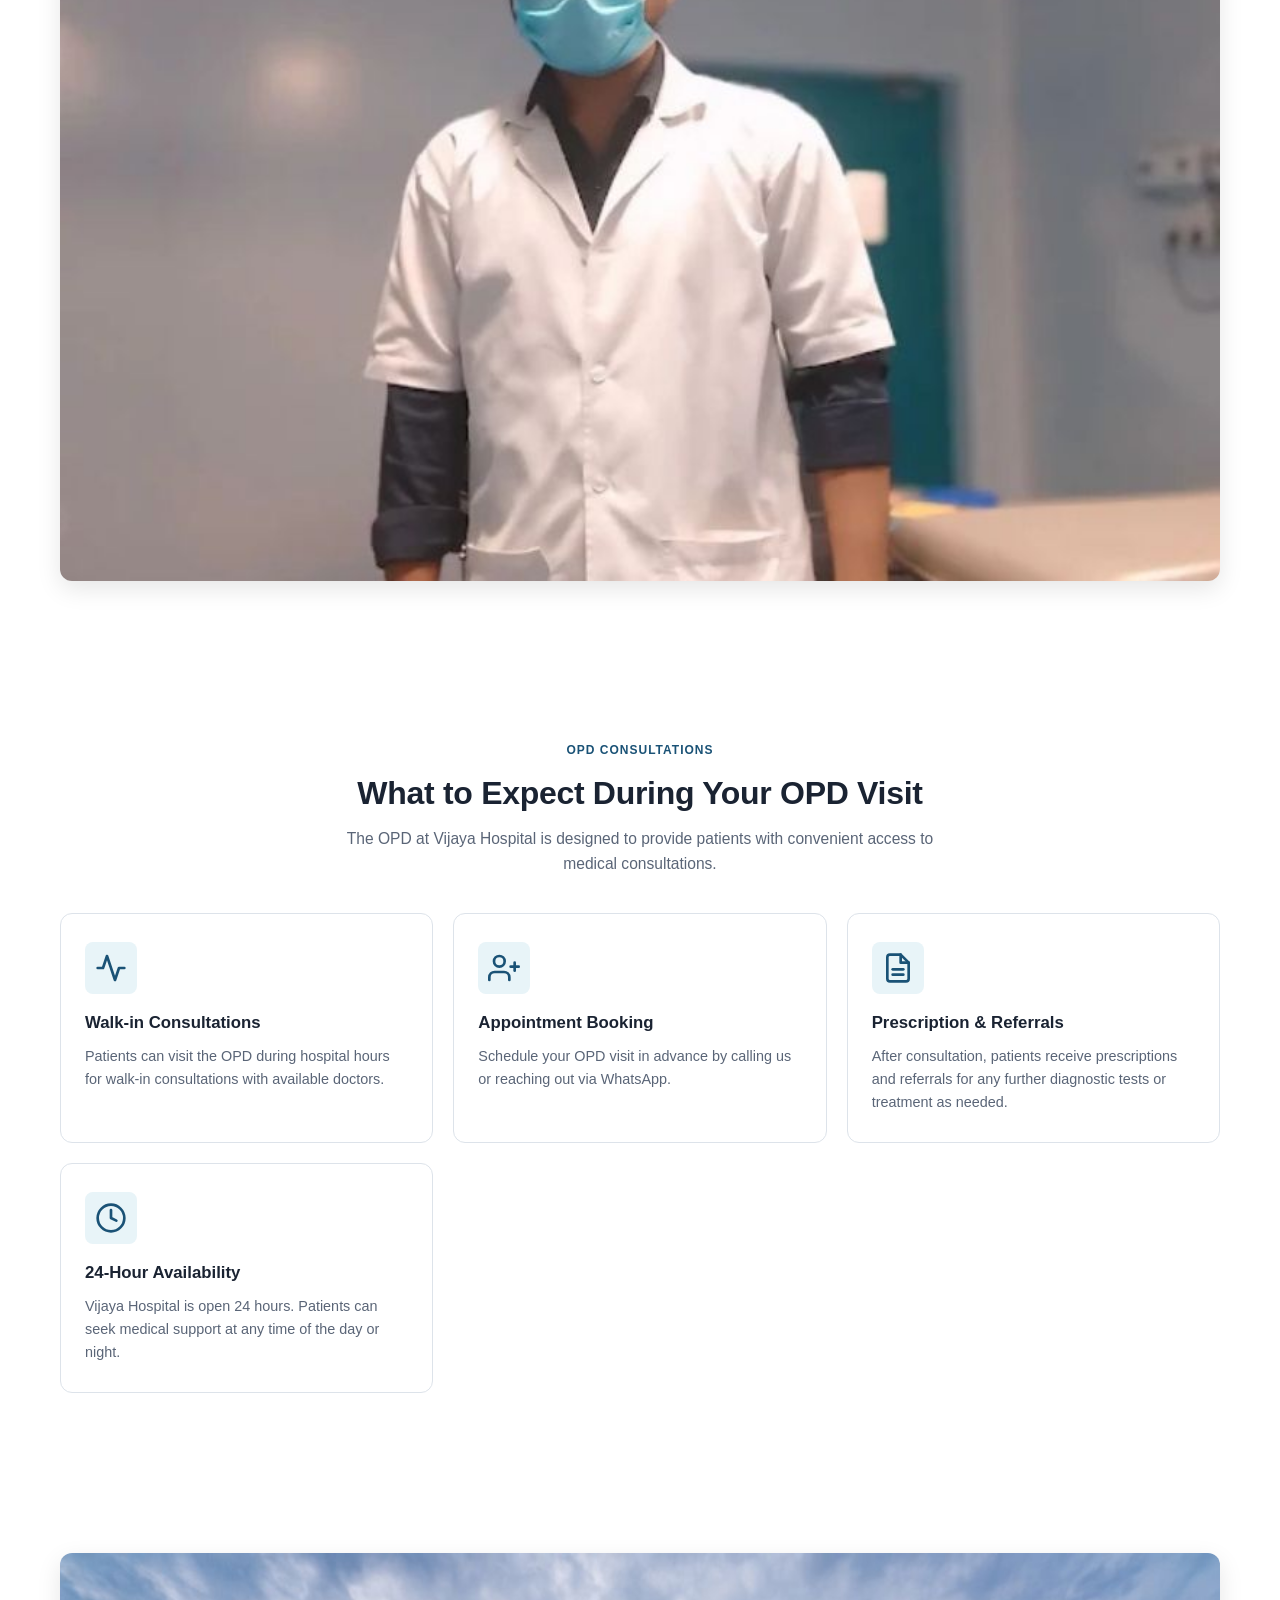
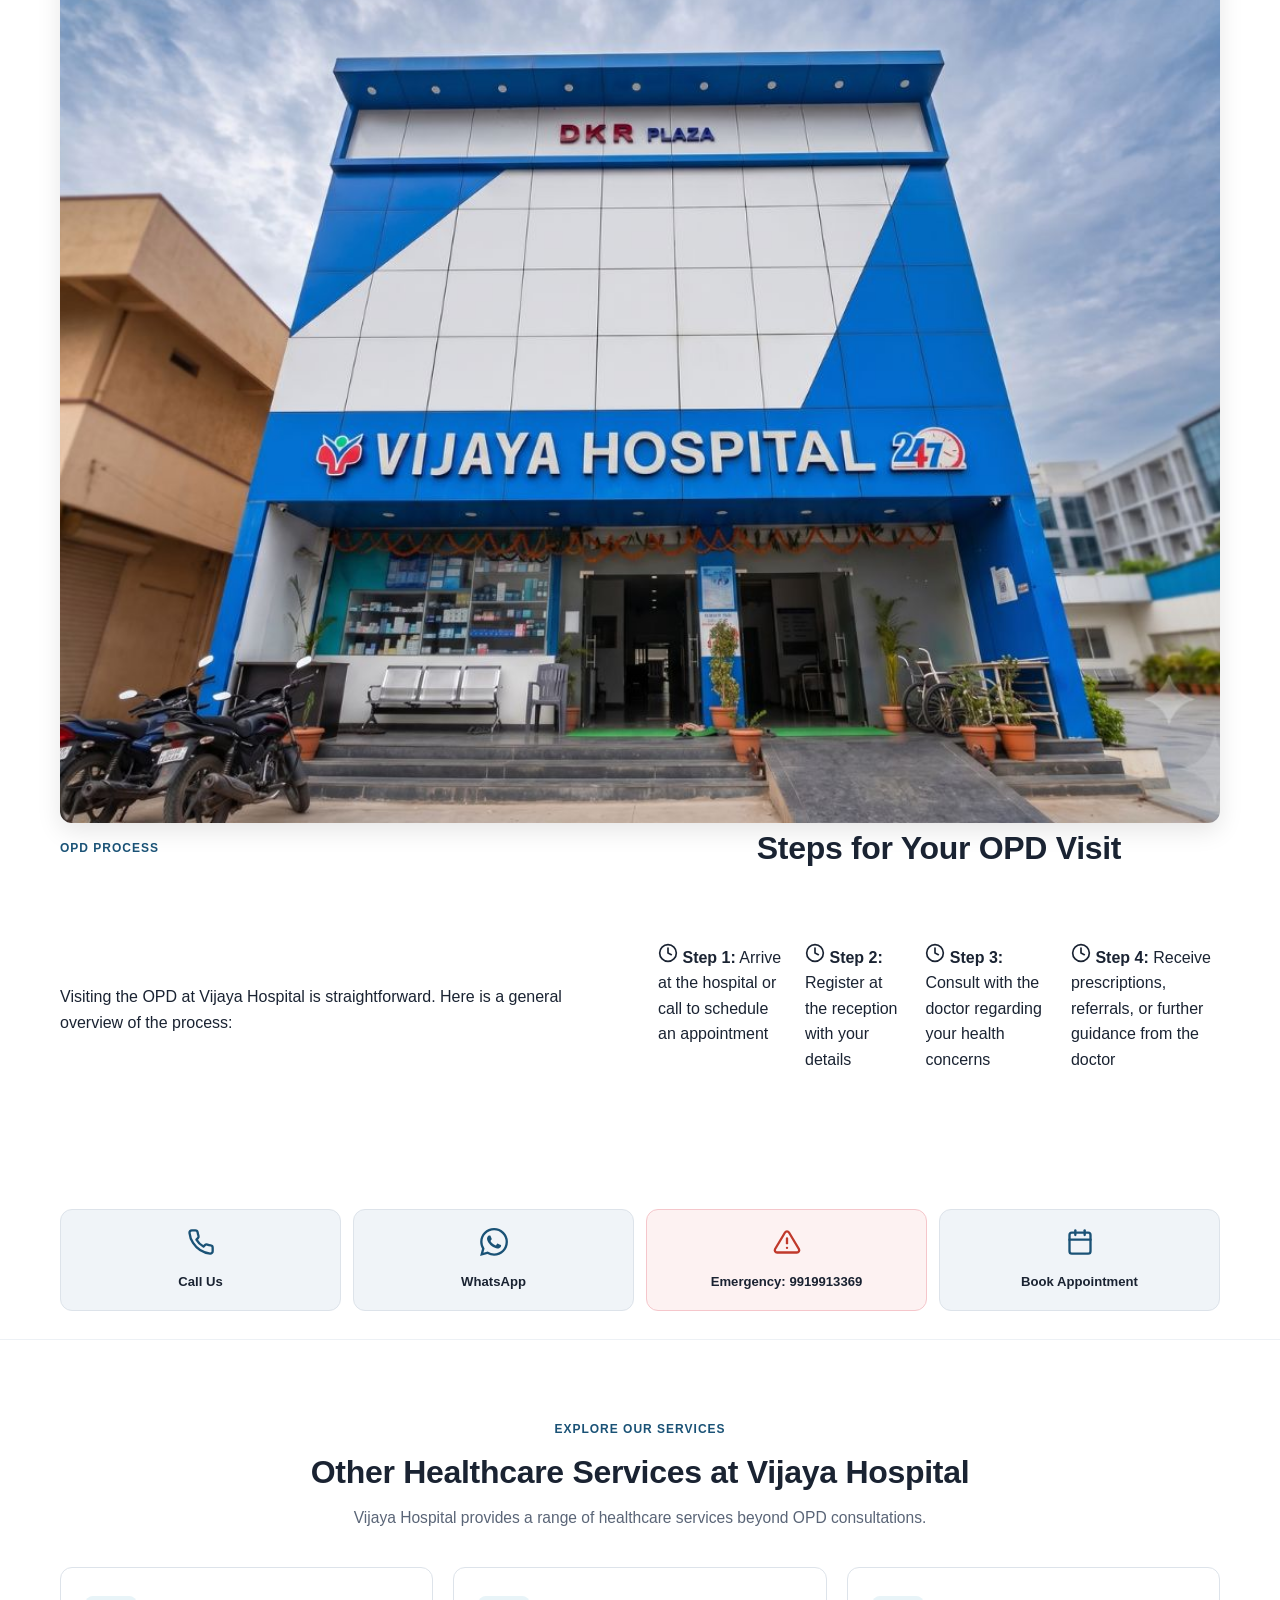
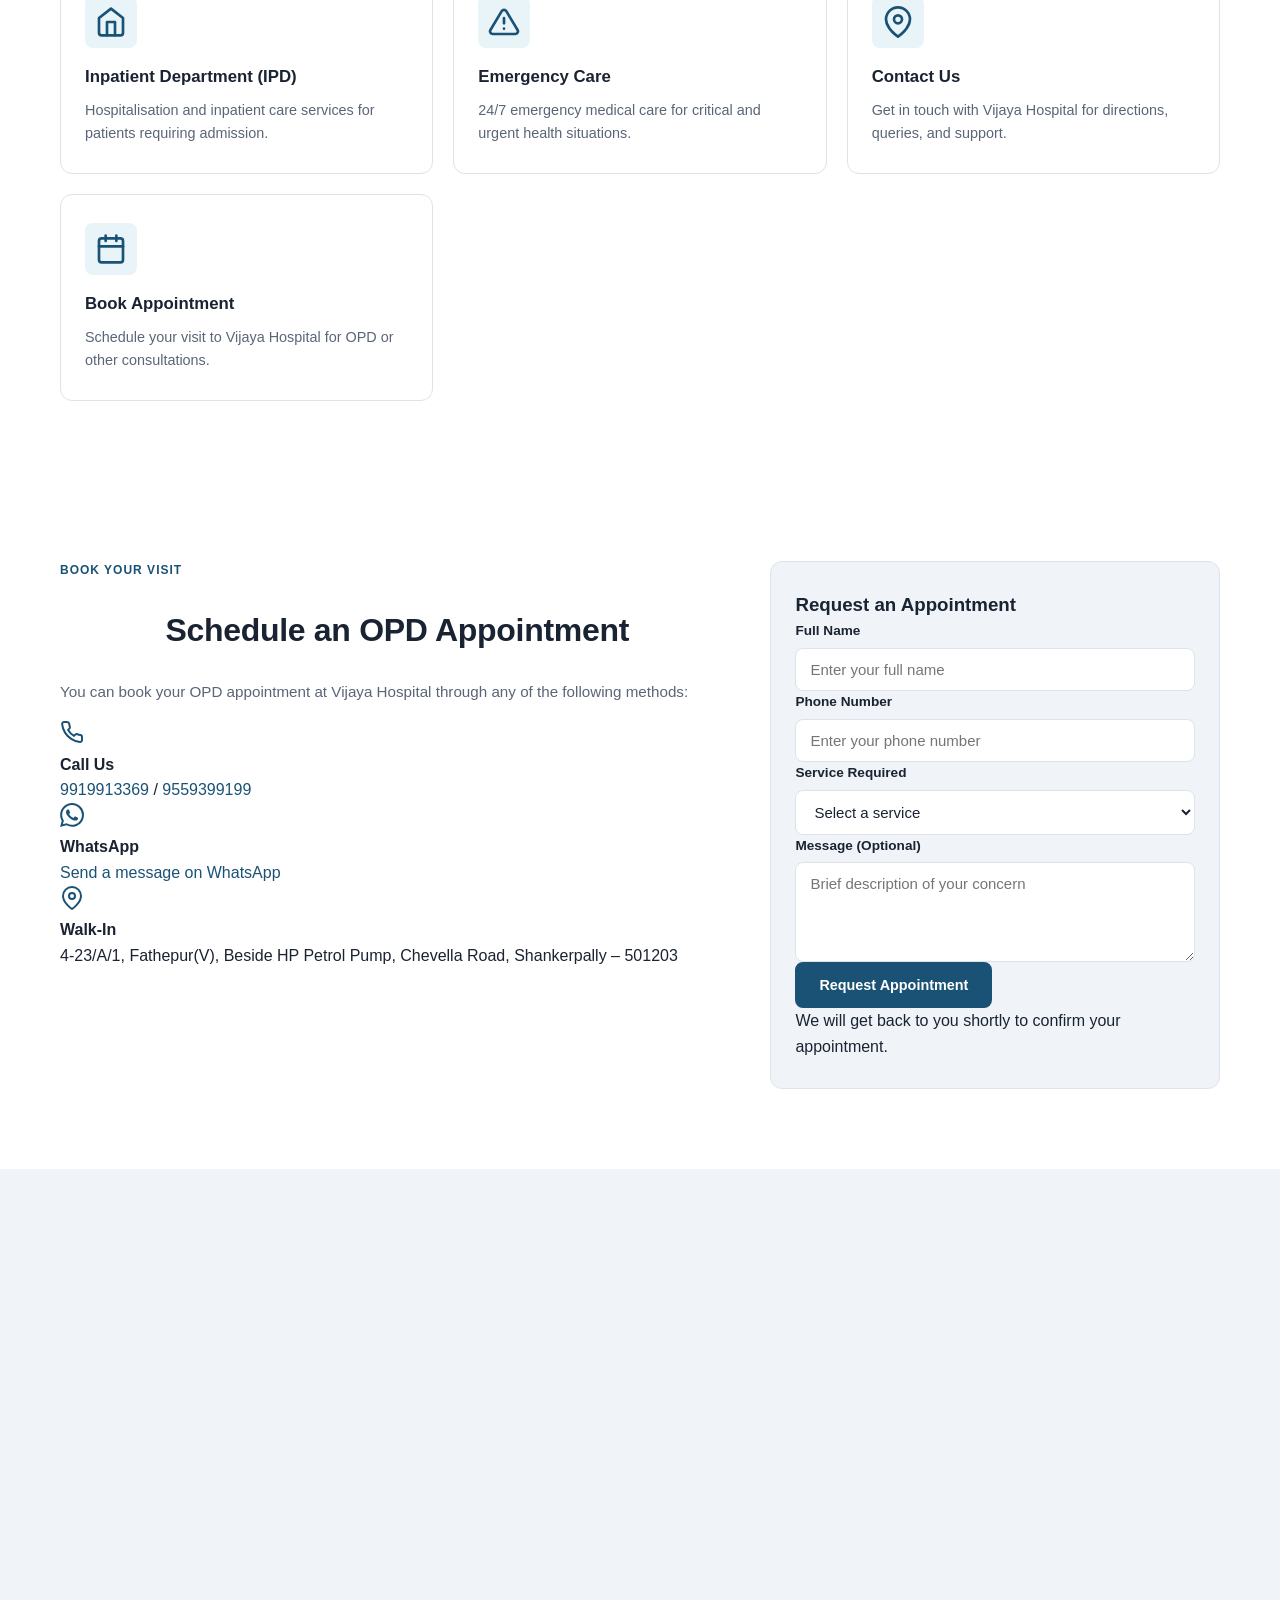
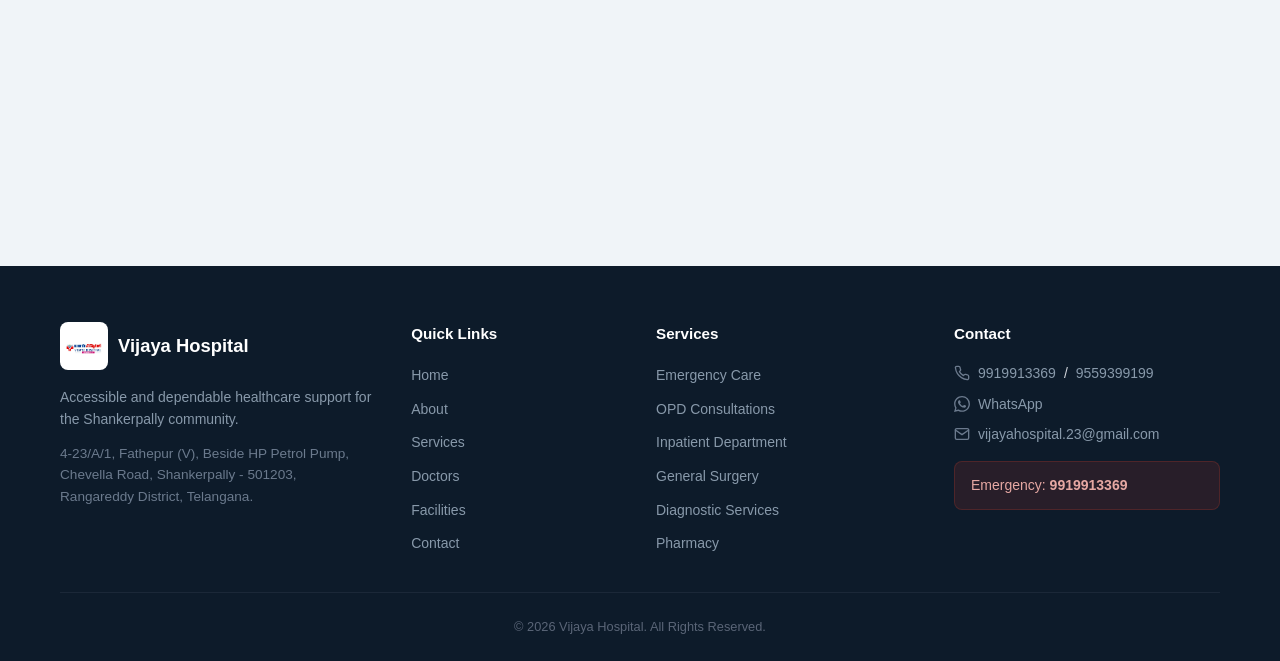
<file: opd/index.html>
<!DOCTYPE html>
<html lang="en">
<head>
    <meta charset="UTF-8">
    <meta name="viewport" content="width=device-width, initial-scale=1.0">
    <title>OPD Consultations in Shankerpally | Vijaya Hospital</title>
    <meta name="description" content="OPD consultations available at Vijaya Hospital in Shankarpally. General medicine and specialist outpatient services. Hospital open 24 hours. Call 9919913369.">
    <meta name="keywords" content="OPD Shankerpally, outpatient department, doctor consultation, Vijaya Hospital, Shankarpally OPD, general medicine, Telangana">
    <meta name="author" content="Vijaya Hospital">
    <meta name="robots" content="index, follow">
    <meta property="og:title" content="OPD Consultations in Shankerpally | Vijaya Hospital">
    <meta property="og:description" content="OPD consultations available at Vijaya Hospital in Shankarpally. General medicine and specialist outpatient services. Hospital open 24 hours.">
    <meta property="og:type" content="website">
    <meta property="og:site_name" content="Vijaya Hospital">
    <meta property="og:locale" content="en_IN">
    <meta name="twitter:card" content="summary">
    <meta name="twitter:title" content="OPD Consultations in Shankerpally | Vijaya Hospital">
    <meta name="twitter:description" content="OPD consultations available at Vijaya Hospital in Shankarpally. General medicine and specialist outpatient services.">
    <link rel="icon" type="image/png" href="/favicon.png">

    <link rel="canonical" href="https://vijayahospital.pages.dev/opd/">
    <link rel="stylesheet" href="../css/style.css">
    <!-- Google Tag Manager -->
    <script>(function(w,d,s,l,i){w[l]=w[l]||[];w[l].push({'gtm.start':
    new Date().getTime(),event:'gtm.js'});var f=d.getElementsByTagName(s)[0],
    j=d.createElement(s),dl=l!='dataLayer'?'&l='+l:'';j.async=true;j.src=
    'https://www.googletagmanager.com/gtm.js?id='+i+dl;f.parentNode.insertBefore(j,f);
    })(window,document,'script','dataLayer','GTM-T2W6V6Z4');</script>
    <!-- End Google Tag Manager -->
    <link rel="preconnect" href="https://fonts.googleapis.com">
    <link rel="preconnect" href="https://fonts.gstatic.com" crossorigin>
    <link href="https://fonts.googleapis.com/css2?family=Inter:wght@400;500;600;700&display=swap" rel="stylesheet" media="print" onload="this.media='all'">
    <noscript><link href="https://fonts.googleapis.com/css2?family=Inter:wght@400;500;600;700&display=swap" rel="stylesheet"></noscript>
    <script type="application/ld+json">
    {
        "@context": "https://schema.org",
        "@type": "Hospital",
        "name": "Vijaya Hospital",
        "description": "Vijaya Hospital provides OPD consultations, emergency care, and multispeciality healthcare services in Shankerpally, Telangana.",
        "url": "https://vijayahospital.pages.dev",
        "telephone": ["+919919913369", "+919559399199"],
        "email": "vijayahospital.23@gmail.com",
        "address": {
            "@type": "PostalAddress",
            "streetAddress": "4-23/A/1, Fathepur(V), Beside HP Petrol Pump, Chevella Road",
            "addressLocality": "Shankarpally",
            "addressRegion": "Telangana",
            "postalCode": "501203",
            "addressCountry": "IN"
        },
        "geo": {
            "@type": "GeoCoordinates"
        },
        "openingHoursSpecification": {
            "@type": "OpeningHoursSpecification",
            "dayOfWeek": ["Monday", "Tuesday", "Wednesday", "Thursday", "Friday", "Saturday", "Sunday"],
            "opens": "00:00",
            "closes": "23:59"
        },
        "sameAs": [],
        "hasMap": ""
    }
    </script>
</head>
<body>
    <!-- Google Tag Manager (noscript) -->
    <noscript><iframe src="https://www.googletagmanager.com/ns.html?id=GTM-T2W6V6Z4"
    height="0" width="0" style="display:none;visibility:hidden"></iframe></noscript>
    <!-- End Google Tag Manager (noscript) -->

    <!-- Header -->
    <header class="header" id="header">
        <div class="header-emergency-strip">
            <div class="container header-emergency-inner">
                <span class="header-emergency-text">
                    <svg width="14" height="14" viewBox="0 0 24 24" fill="none" stroke="currentColor" stroke-width="2" stroke-linecap="round" stroke-linejoin="round"><path d="M10.29 3.86L1.82 18a2 2 0 0 0 1.71 3h16.94a2 2 0 0 0 1.71-3L13.71 3.86a2 2 0 0 0-3.42 0z"></path><line x1="12" y1="9" x2="12" y2="13"></line><line x1="12" y1="17" x2="12.01" y2="17"></line></svg>
                    24/7 Emergency: <a href="tel:+919919913369">9919913369</a>
                </span>
                <div class="header-emergency-actions">
                    <a href="tel:+919919913369" class="header-emergency-link">Call Now</a>
                    <a href="https://wa.me/919919913369" class="header-emergency-link" target="_blank" rel="noopener">WhatsApp</a>
                </div>
            </div>
        </div>
        <div class="container header-main">
            <a href="../index.html" class="logo" aria-label="Vijaya Hospital Home">
                <img src="../assets/images/logo.png" alt="Vijaya Hospital Shankerpally logo" width="60" height="60">
                <div class="logo-text">
                    <span class="logo-name">Vijaya Hospital</span>
                    <span class="logo-tagline">Shankerpally</span>
                </div>
            </a>
            <nav class="nav" id="nav" aria-label="Main navigation">
                <ul class="nav-list" id="navList">
                    <li><a href="../index.html" class="nav-link">Home</a></li>
                    <li><a href="../index.html#about" class="nav-link">About</a></li>
                    <li><a href="../index.html#services" class="nav-link">Services</a></li>
                    <li><a href="../index.html#medical-team" class="nav-link">Doctors</a></li>
                    <li><a href="../index.html#facilities" class="nav-link">Facilities</a></li>
                    <li><a href="../contact/" class="nav-link">Contact</a></li>
                </ul>
            </nav>
            <div class="header-actions">
                <a href="tel:+919919913369" class="btn btn-call" aria-label="Call Vijaya Hospital">
                    <svg width="16" height="16" viewBox="0 0 24 24" fill="none" stroke="currentColor" stroke-width="2" stroke-linecap="round" stroke-linejoin="round"><path d="M22 16.92v3a2 2 0 0 1-2.18 2 19.79 19.79 0 0 1-8.63-3.07 19.5 19.5 0 0 1-6-6 19.79 19.79 0 0 1-3.07-8.67A2 2 0 0 1 4.11 2h3a2 2 0 0 1 2 1.72c.127.96.361 1.903.7 2.81a2 2 0 0 1-.45 2.11L8.09 9.91a16 16 0 0 0 6 6l1.27-1.27a2 2 0 0 1 2.11-.45c.907.339 1.85.573 2.81.7A2 2 0 0 1 22 16.92z"></path></svg>
                    Call
                </a>
                <a href="#appointment" class="btn btn-primary">Book Appointment</a>
            </div>
            <button class="hamburger" id="hamburger" aria-label="Toggle navigation menu" aria-expanded="false">
                <span class="hamburger-line"></span>
                <span class="hamburger-line"></span>
                <span class="hamburger-line"></span>
            </button>
        </div>
    </header>

    <main>

        <!-- Hero Section -->
        <section class="hero" id="home">
            <div class="hero-overlay"></div>
            <div class="container hero-inner">
                <div class="hero-content">
                    <span class="hero-badge">
                        <svg width="14" height="14" viewBox="0 0 24 24" fill="none" stroke="currentColor" stroke-width="2.5" stroke-linecap="round" stroke-linejoin="round"><path d="M22 12h-4l-3 9L9 3l-3 9H2"></path></svg>
                        Outpatient Department
                    </span>
                    <h1 class="hero-title">Outpatient Department (OPD) in Shankerpally</h1>
                    <p class="hero-subtitle">Vijaya Hospital offers OPD consultations for patients in Shankerpally and surrounding areas. Our outpatient department provides access to medical consultations and healthcare support.</p>
                    <div class="hero-features">
                        <span class="hero-feature">
                            <svg width="14" height="14" viewBox="0 0 24 24" fill="none" stroke="currentColor" stroke-width="2.5" stroke-linecap="round" stroke-linejoin="round"><polyline points="20 6 9 17 4 12"></polyline></svg>
                            OPD Consultations Available
                        </span>
                        <span class="hero-feature">
                            <svg width="14" height="14" viewBox="0 0 24 24" fill="none" stroke="currentColor" stroke-width="2.5" stroke-linecap="round" stroke-linejoin="round"><polyline points="20 6 9 17 4 12"></polyline></svg>
                            Hospital Open 24 Hours
                        </span>
                        <span class="hero-feature">
                            <svg width="14" height="14" viewBox="0 0 24 24" fill="none" stroke="currentColor" stroke-width="2.5" stroke-linecap="round" stroke-linejoin="round"><polyline points="20 6 9 17 4 12"></polyline></svg>
                            Experienced Medical Team
                        </span>
                    </div>
                    <div class="hero-buttons">
                        <a href="#appointment" class="btn btn-primary btn-lg">Book OPD Appointment</a>
                        <a href="tel:+919919913369" class="btn btn-emergency-lg">
                            <svg width="18" height="18" viewBox="0 0 24 24" fill="none" stroke="currentColor" stroke-width="2" stroke-linecap="round" stroke-linejoin="round"><path d="M22 16.92v3a2 2 0 0 1-2.18 2 19.79 19.79 0 0 1-8.63-3.07 19.5 19.5 0 0 1-6-6 19.79 19.79 0 0 1-3.07-8.67A2 2 0 0 1 4.11 2h3a2 2 0 0 1 2 1.72c.127.96.361 1.903.7 2.81a2 2 0 0 1-.45 2.11L8.09 9.91a16 16 0 0 0 6 6l1.27-1.27a2 2 0 0 1 2.11-.45c.907.339 1.85.573 2.81.7A2 2 0 0 1 22 16.92z"></path></svg>
                            Call: 9919913369
                        </a>
                    </div>
                    <div class="hero-location">
                        <svg width="14" height="14" viewBox="0 0 24 24" fill="none" stroke="currentColor" stroke-width="2" stroke-linecap="round" stroke-linejoin="round"><path d="M21 10c0 7-9 13-9 13s-9-6-9-13a9 9 0 0 1 18 0z"></path><circle cx="12" cy="10" r="3"></circle></svg>
                        Chevella Road, Shankerpally &ndash; 501203
                    </div>
                </div>
                <div class="hero-image">
                    <img src="../assets/images/hospital-building.jpg" alt="Vijaya Hospital OPD in Shankerpally, Telangana" width="600" height="400" loading="lazy">
                </div>
            </div>
        </section>

        <!-- About OPD Section -->
        <section class="about-section" id="about-opd">
            <div class="container">
                <div class="about-grid">
                    <div class="about-content">
                        <span class="section-tag">About OPD</span>
                        <h2>OPD Services at Vijaya Hospital, Shankerpally</h2>
                        <p>The Outpatient Department (OPD) at Vijaya Hospital provides consultations for patients who do not require overnight hospitalisation. Patients can visit the OPD to consult with doctors, undergo preliminary examinations, receive prescriptions, and get referrals for further investigation or treatment if needed.</p>
                        <p>Vijaya Hospital is open 24 hours to support patients with their healthcare needs. The hospital is located at 4-23/A/1, Fathepur(V), Beside HP Petrol Pump, Chevella Road, Shankerpally &ndash; 501203.</p>
                        <div class="about-highlights">
                            <div class="about-highlight-item">
                                <svg width="20" height="20" viewBox="0 0 24 24" fill="none" stroke="currentColor" stroke-width="2" stroke-linecap="round" stroke-linejoin="round"><polyline points="20 6 9 17 4 12"></polyline></svg>
                                <span>OPD consultations available</span>
                            </div>
                            <div class="about-highlight-item">
                                <svg width="20" height="20" viewBox="0 0 24 24" fill="none" stroke="currentColor" stroke-width="2" stroke-linecap="round" stroke-linejoin="round"><polyline points="20 6 9 17 4 12"></polyline></svg>
                                <span>Hospital open 24 hours</span>
                            </div>
                            <div class="about-highlight-item">
                                <svg width="20" height="20" viewBox="0 0 24 24" fill="none" stroke="currentColor" stroke-width="2" stroke-linecap="round" stroke-linejoin="round"><polyline points="20 6 9 17 4 12"></polyline></svg>
                                <span>Experienced medical team</span>
                            </div>
                            <div class="about-highlight-item">
                                <svg width="20" height="20" viewBox="0 0 24 24" fill="none" stroke="currentColor" stroke-width="2" stroke-linecap="round" stroke-linejoin="round"><polyline points="20 6 9 17 4 12"></polyline></svg>
                                <span>Patient-centred care approach</span>
                            </div>
                        </div>
                    </div>
                    <div class="about-image">
                        <img src="../assets/images/about-hospital.jpg" alt="OPD consultation area at Vijaya Hospital Shankerpally" width="600" height="400" loading="lazy">
                    </div>
                </div>
            </div>
        </section>

        <!-- OPD Services Section -->
        <section class="services-section" id="services">
            <div class="container">
                <span class="section-tag section-tag--center">OPD Consultations</span>
                <h2>What to Expect During Your OPD Visit</h2>
                <p class="section-subtitle">The OPD at Vijaya Hospital is designed to provide patients with convenient access to medical consultations.</p>
                <div class="services-grid">
                    <div class="service-card">
                        <div class="service-icon">
                            <svg width="32" height="32" viewBox="0 0 24 24" fill="none" stroke="currentColor" stroke-width="2" stroke-linecap="round" stroke-linejoin="round"><path d="M22 12h-4l-3 9L9 3l-3 9H2"></path></svg>
                        </div>
                        <h3>Walk-in Consultations</h3>
                        <p>Patients can visit the OPD during hospital hours for walk-in consultations with available doctors.</p>
                    </div>
                    <div class="service-card">
                        <div class="service-icon">
                            <svg width="32" height="32" viewBox="0 0 24 24" fill="none" stroke="currentColor" stroke-width="2" stroke-linecap="round" stroke-linejoin="round"><path d="M16 21v-2a4 4 0 0 0-4-4H5a4 4 0 0 0-4 4v2"></path><circle cx="8.5" cy="7" r="4"></circle><line x1="20" y1="8" x2="20" y2="14"></line><line x1="23" y1="11" x2="17" y2="11"></line></svg>
                        </div>
                        <h3>Appointment Booking</h3>
                        <p>Schedule your OPD visit in advance by calling us or reaching out via WhatsApp.</p>
                    </div>
                    <div class="service-card">
                        <div class="service-icon">
                            <svg width="32" height="32" viewBox="0 0 24 24" fill="none" stroke="currentColor" stroke-width="2" stroke-linecap="round" stroke-linejoin="round"><path d="M14 2H6a2 2 0 0 0-2 2v16a2 2 0 0 0 2 2h12a2 2 0 0 0 2-2V8z"></path><polyline points="14 2 14 8 20 8"></polyline><line x1="16" y1="13" x2="8" y2="13"></line><line x1="16" y1="17" x2="8" y2="17"></line></svg>
                        </div>
                        <h3>Prescription &amp; Referrals</h3>
                        <p>After consultation, patients receive prescriptions and referrals for any further diagnostic tests or treatment as needed.</p>
                    </div>
                    <div class="service-card">
                        <div class="service-icon">
                            <svg width="32" height="32" viewBox="0 0 24 24" fill="none" stroke="currentColor" stroke-width="2" stroke-linecap="round" stroke-linejoin="round"><circle cx="12" cy="12" r="10"></circle><polyline points="12 6 12 12 16 14"></polyline></svg>
                        </div>
                        <h3>24-Hour Availability</h3>
                        <p>Vijaya Hospital is open 24 hours. Patients can seek medical support at any time of the day or night.</p>
                    </div>
                </div>
            </div>
        </section>

        <!-- OPD Process Section -->
        <section class="about-section" id="opd-process">
            <div class="container">
                <div class="about-grid about-grid--reverse">
                    <div class="about-image">
                        <img src="../assets/images/hospital-building.jpg" alt="Vijaya Hospital entrance in Shankerpally" width="600" height="400" loading="lazy">
                    </div>
                    <div class="about-content">
                        <span class="section-tag">OPD Process</span>
                        <h2>Steps for Your OPD Visit</h2>
                        <p>Visiting the OPD at Vijaya Hospital is straightforward. Here is a general overview of the process:</p>
                        <div class="about-highlights">
                            <div class="about-highlight-item">
                                <svg width="20" height="20" viewBox="0 0 24 24" fill="none" stroke="currentColor" stroke-width="2" stroke-linecap="round" stroke-linejoin="round"><circle cx="12" cy="12" r="10"></circle><polyline points="12 6 12 12 16 14"></polyline></svg>
                                <span><strong>Step 1:</strong> Arrive at the hospital or call to schedule an appointment</span>
                            </div>
                            <div class="about-highlight-item">
                                <svg width="20" height="20" viewBox="0 0 24 24" fill="none" stroke="currentColor" stroke-width="2" stroke-linecap="round" stroke-linejoin="round"><circle cx="12" cy="12" r="10"></circle><polyline points="12 6 12 12 16 14"></polyline></svg>
                                <span><strong>Step 2:</strong> Register at the reception with your details</span>
                            </div>
                            <div class="about-highlight-item">
                                <svg width="20" height="20" viewBox="0 0 24 24" fill="none" stroke="currentColor" stroke-width="2" stroke-linecap="round" stroke-linejoin="round"><circle cx="12" cy="12" r="10"></circle><polyline points="12 6 12 12 16 14"></polyline></svg>
                                <span><strong>Step 3:</strong> Consult with the doctor regarding your health concerns</span>
                            </div>
                            <div class="about-highlight-item">
                                <svg width="20" height="20" viewBox="0 0 24 24" fill="none" stroke="currentColor" stroke-width="2" stroke-linecap="round" stroke-linejoin="round"><circle cx="12" cy="12" r="10"></circle><polyline points="12 6 12 12 16 14"></polyline></svg>
                                <span><strong>Step 4:</strong> Receive prescriptions, referrals, or further guidance from the doctor</span>
                            </div>
                        </div>
                    </div>
                </div>
            </div>
        </section>

        <!-- Quick Actions -->
        <section class="quick-actions">
            <div class="container">
                <div class="quick-actions-grid">
                    <a href="tel:+919919913369" class="quick-action-card">
                        <div class="quick-action-icon">
                            <svg width="28" height="28" viewBox="0 0 24 24" fill="none" stroke="currentColor" stroke-width="2" stroke-linecap="round" stroke-linejoin="round"><path d="M22 16.92v3a2 2 0 0 1-2.18 2 19.79 19.79 0 0 1-8.63-3.07 19.5 19.5 0 0 1-6-6 19.79 19.79 0 0 1-3.07-8.67A2 2 0 0 1 4.11 2h3a2 2 0 0 1 2 1.72c.127.96.361 1.903.7 2.81a2 2 0 0 1-.45 2.11L8.09 9.91a16 16 0 0 0 6 6l1.27-1.27a2 2 0 0 1 2.11-.45c.907.339 1.85.573 2.81.7A2 2 0 0 1 22 16.92z"></path></svg>
                        </div>
                        <span class="quick-action-label">Call Us</span>
                    </a>
                    <a href="https://wa.me/919919913369" class="quick-action-card" target="_blank" rel="noopener">
                        <div class="quick-action-icon">
                            <svg width="28" height="28" viewBox="0 0 24 24" fill="currentColor"><path d="M17.472 14.382c-.297-.149-1.758-.867-2.03-.967-.273-.099-.471-.148-.67.15-.197.297-.767.966-.94 1.164-.173.199-.347.223-.644.075-.297-.15-1.255-.463-2.39-1.475-.883-.788-1.48-1.761-1.653-2.059-.173-.297-.018-.458.13-.606.134-.133.298-.347.446-.52.149-.174.198-.298.298-.497.099-.198.05-.371-.025-.52-.075-.149-.669-1.612-.916-2.207-.242-.579-.487-.5-.669-.51-.173-.008-.371-.01-.57-.01-.198 0-.52.074-.792.372-.272.297-1.04 1.016-1.04 2.479 0 1.462 1.065 2.875 1.213 3.074.149.198 2.096 3.2 5.077 4.487.709.306 1.262.489 1.694.625.712.227 1.36.195 1.871.118.571-.085 1.758-.719 2.006-1.413.248-.694.248-1.289.173-1.413-.074-.124-.272-.198-.57-.347m-5.421 7.403h-.004a9.87 9.87 0 01-5.031-1.378l-.361-.214-3.741.982.998-3.648-.235-.374a9.86 9.86 0 01-1.51-5.26c.001-5.45 4.436-9.884 9.888-9.884 2.64 0 5.122 1.03 6.988 2.898a9.825 9.825 0 012.893 6.994c-.003 5.45-4.437 9.884-9.885 9.884m8.413-18.297A11.815 11.815 0 0012.05 0C5.495 0 .16 5.335.157 11.892c0 2.096.547 4.142 1.588 5.945L.057 24l6.305-1.654a11.882 11.882 0 005.683 1.448h.005c6.554 0 11.89-5.335 11.893-11.893a11.821 11.821 0 00-3.48-8.413z"/></svg>
                        </div>
                        <span class="quick-action-label">WhatsApp</span>
                    </a>
                    <a href="tel:+919919913369" class="quick-action-card quick-action-emergency">
                        <div class="quick-action-icon">
                            <svg width="28" height="28" viewBox="0 0 24 24" fill="none" stroke="currentColor" stroke-width="2" stroke-linecap="round" stroke-linejoin="round"><path d="M10.29 3.86L1.82 18a2 2 0 0 0 1.71 3h16.94a2 2 0 0 0 1.71-3L13.71 3.86a2 2 0 0 0-3.42 0z"></path><line x1="12" y1="9" x2="12" y2="13"></line><line x1="12" y1="17" x2="12.01" y2="17"></line></svg>
                        </div>
                        <span class="quick-action-label">Emergency: 9919913369</span>
                    </a>
                    <a href="#appointment" class="quick-action-card">
                        <div class="quick-action-icon">
                            <svg width="28" height="28" viewBox="0 0 24 24" fill="none" stroke="currentColor" stroke-width="2" stroke-linecap="round" stroke-linejoin="round"><rect x="3" y="4" width="18" height="18" rx="2" ry="2"></rect><line x1="16" y1="2" x2="16" y2="6"></line><line x1="8" y1="2" x2="8" y2="6"></line><line x1="3" y1="10" x2="21" y2="10"></line></svg>
                        </div>
                        <span class="quick-action-label">Book Appointment</span>
                    </a>
                </div>
            </div>
        </section>

        <!-- Internal Links Section -->
        <section class="services-section" id="related-services">
            <div class="container">
                <span class="section-tag section-tag--center">Explore Our Services</span>
                <h2>Other Healthcare Services at Vijaya Hospital</h2>
                <p class="section-subtitle">Vijaya Hospital provides a range of healthcare services beyond OPD consultations.</p>
                <div class="services-grid">
                    <a href="../ipd/" class="service-card service-card--link">
                        <div class="service-icon">
                            <svg width="32" height="32" viewBox="0 0 24 24" fill="none" stroke="currentColor" stroke-width="2" stroke-linecap="round" stroke-linejoin="round"><path d="M3 9l9-7 9 7v11a2 2 0 0 1-2 2H5a2 2 0 0 1-2-2z"></path><polyline points="9 22 9 12 15 12 15 22"></polyline></svg>
                        </div>
                        <h3>Inpatient Department (IPD)</h3>
                        <p>Hospitalisation and inpatient care services for patients requiring admission.</p>
                    </a>
                    <a href="../emergency/" class="service-card service-card--link">
                        <div class="service-icon">
                            <svg width="32" height="32" viewBox="0 0 24 24" fill="none" stroke="currentColor" stroke-width="2" stroke-linecap="round" stroke-linejoin="round"><path d="M10.29 3.86L1.82 18a2 2 0 0 0 1.71 3h16.94a2 2 0 0 0 1.71-3L13.71 3.86a2 2 0 0 0-3.42 0z"></path><line x1="12" y1="9" x2="12" y2="13"></line><line x1="12" y1="17" x2="12.01" y2="17"></line></svg>
                        </div>
                        <h3>Emergency Care</h3>
                        <p>24/7 emergency medical care for critical and urgent health situations.</p>
                    </a>
                    <a href="../contact/" class="service-card service-card--link">
                        <div class="service-icon">
                            <svg width="32" height="32" viewBox="0 0 24 24" fill="none" stroke="currentColor" stroke-width="2" stroke-linecap="round" stroke-linejoin="round"><path d="M21 10c0 7-9 13-9 13s-9-6-9-13a9 9 0 0 1 18 0z"></path><circle cx="12" cy="10" r="3"></circle></svg>
                        </div>
                        <h3>Contact Us</h3>
                        <p>Get in touch with Vijaya Hospital for directions, queries, and support.</p>
                    </a>
                    <a href="#appointment" class="service-card service-card--link">
                        <div class="service-icon">
                            <svg width="32" height="32" viewBox="0 0 24 24" fill="none" stroke="currentColor" stroke-width="2" stroke-linecap="round" stroke-linejoin="round"><rect x="3" y="4" width="18" height="18" rx="2" ry="2"></rect><line x1="16" y1="2" x2="16" y2="6"></line><line x1="8" y1="2" x2="8" y2="6"></line><line x1="3" y1="10" x2="21" y2="10"></line></svg>
                        </div>
                        <h3>Book Appointment</h3>
                        <p>Schedule your visit to Vijaya Hospital for OPD or other consultations.</p>
                    </a>
                </div>
            </div>
        </section>

        <!-- Appointment Section -->
        <section class="appointment-section" id="appointment">
            <div class="container">
                <div class="appointment-grid">
                    <div class="appointment-info">
                        <span class="section-tag">Book Your Visit</span>
                        <h2>Schedule an OPD Appointment</h2>
                        <p>You can book your OPD appointment at Vijaya Hospital through any of the following methods:</p>
                        <div class="appointment-methods">
                            <div class="appointment-method">
                                <div class="quick-action-icon">
                                    <svg width="24" height="24" viewBox="0 0 24 24" fill="none" stroke="currentColor" stroke-width="2" stroke-linecap="round" stroke-linejoin="round"><path d="M22 16.92v3a2 2 0 0 1-2.18 2 19.79 19.79 0 0 1-8.63-3.07 19.5 19.5 0 0 1-6-6 19.79 19.79 0 0 1-3.07-8.67A2 2 0 0 1 4.11 2h3a2 2 0 0 1 2 1.72c.127.96.361 1.903.7 2.81a2 2 0 0 1-.45 2.11L8.09 9.91a16 16 0 0 0 6 6l1.27-1.27a2 2 0 0 1 2.11-.45c.907.339 1.85.573 2.81.7A2 2 0 0 1 22 16.92z"></path></svg>
                                </div>
                                <div>
                                    <strong>Call Us</strong>
                                    <p><a href="tel:+919919913369">9919913369</a> / <a href="tel:+919559399199">9559399199</a></p>
                                </div>
                            </div>
                            <div class="appointment-method">
                                <div class="quick-action-icon">
                                    <svg width="24" height="24" viewBox="0 0 24 24" fill="currentColor"><path d="M17.472 14.382c-.297-.149-1.758-.867-2.03-.967-.273-.099-.471-.148-.67.15-.197.297-.767.966-.94 1.164-.173.199-.347.223-.644.075-.297-.15-1.255-.463-2.39-1.475-.883-.788-1.48-1.761-1.653-2.059-.173-.297-.018-.458.13-.606.134-.133.298-.347.446-.52.149-.174.198-.298.298-.497.099-.198.05-.371-.025-.52-.075-.149-.669-1.612-.916-2.207-.242-.579-.487-.5-.669-.51-.173-.008-.371-.01-.57-.01-.198 0-.52.074-.792.372-.272.297-1.04 1.016-1.04 2.479 0 1.462 1.065 2.875 1.213 3.074.149.198 2.096 3.2 5.077 4.487.709.306 1.262.489 1.694.625.712.227 1.36.195 1.871.118.571-.085 1.758-.719 2.006-1.413.248-.694.248-1.289.173-1.413-.074-.124-.272-.198-.57-.347m-5.421 7.403h-.004a9.87 9.87 0 01-5.031-1.378l-.361-.214-3.741.982.998-3.648-.235-.374a9.86 9.86 0 01-1.51-5.26c.001-5.45 4.436-9.884 9.888-9.884 2.64 0 5.122 1.03 6.988 2.898a9.825 9.825 0 012.893 6.994c-.003 5.45-4.437 9.884-9.885 9.884m8.413-18.297A11.815 11.815 0 0012.05 0C5.495 0 .16 5.335.157 11.892c0 2.096.547 4.142 1.588 5.945L.057 24l6.305-1.654a11.882 11.882 0 005.683 1.448h.005c6.554 0 11.89-5.335 11.893-11.893a11.821 11.821 0 00-3.48-8.413z"/></svg>
                                </div>
                                <div>
                                    <strong>WhatsApp</strong>
                                    <p><a href="https://wa.me/919919913369" target="_blank" rel="noopener">Send a message on WhatsApp</a></p>
                                </div>
                            </div>
                            <div class="appointment-method">
                                <div class="quick-action-icon">
                                    <svg width="24" height="24" viewBox="0 0 24 24" fill="none" stroke="currentColor" stroke-width="2" stroke-linecap="round" stroke-linejoin="round"><path d="M21 10c0 7-9 13-9 13s-9-6-9-13a9 9 0 0 1 18 0z"></path><circle cx="12" cy="10" r="3"></circle></svg>
                                </div>
                                <div>
                                    <strong>Walk-In</strong>
                                    <p>4-23/A/1, Fathepur(V), Beside HP Petrol Pump, Chevella Road, Shankerpally &ndash; 501203</p>
                                </div>
                            </div>
                        </div>
                    </div>
                    <div class="appointment-form-wrapper">
                        <form class="appointment-form" id="appointmentForm" action="#" method="POST">
                            <h3>Request an Appointment</h3>
                            <div class="form-group">
                                <label for="name">Full Name</label>
                                <input type="text" id="name" name="name" placeholder="Enter your full name" required>
                            </div>
                            <div class="form-group">
                                <label for="phone">Phone Number</label>
                                <input type="tel" id="phone" name="phone" placeholder="Enter your phone number" required>
                            </div>
                            <div class="form-group">
                                <label for="service">Service Required</label>
                                <select id="service" name="service" required>
                                    <option value="" disabled selected>Select a service</option>
                                    <option value="opd">OPD Consultation</option>
                                    <option value="general-medicine">General Medicine</option>
                                    <option value="general-surgery">General Surgery</option>
                                    <option value="maternity">Maternity Care</option>
                                    <option value="orthopaedics">Orthopaedics</option>
                                    <option value="paediatrics">Paediatrics</option>
                                    <option value="ent">ENT</option>
                                    <option value="other">Other</option>
                                </select>
                            </div>
                            <div class="form-group">
                                <label for="message">Message (Optional)</label>
                                <textarea id="message" name="message" rows="3" placeholder="Brief description of your concern"></textarea>
                            </div>
                            <button type="submit" class="btn btn-primary btn-block">Request Appointment</button>
                            <p class="form-note">We will get back to you shortly to confirm your appointment.</p>
                        </form>
                    </div>
                </div>
            </div>
        </section>

        <!-- FAQ Section -->
        <section class="faq-section" id="faq">
            <div class="container">
                <span class="section-tag section-tag--center">FAQs</span>
                <h2>Frequently Asked Questions About OPD</h2>
                <p class="section-subtitle">Common questions about the Outpatient Department at Vijaya Hospital</p>
                <div class="faq-list">
                    <details class="faq-item">
                        <summary class="faq-question">What is the OPD at Vijaya Hospital?</summary>
                        <div class="faq-answer">
                            <p>The Outpatient Department (OPD) at Vijaya Hospital provides consultations for patients who do not require overnight hospitalisation. Patients can visit the OPD to consult with doctors, receive prescriptions, and get referrals for further treatment.</p>
                        </div>
                    </details>
                    <details class="faq-item">
                        <summary class="faq-question">Is the hospital open 24 hours?</summary>
                        <div class="faq-answer">
                            <p>Yes, Vijaya Hospital is open 24 hours. Patients can visit the hospital at any time for medical support, including emergency care.</p>
                        </div>
                    </details>
                    <details class="faq-item">
                        <summary class="faq-question">Do I need an appointment for OPD consultation?</summary>
                        <div class="faq-answer">
                            <p>Walk-in consultations are available at the OPD. However, you can also schedule an appointment in advance by calling 9919913369 or reaching out via WhatsApp.</p>
                        </div>
                    </details>
                    <details class="faq-item">
                        <summary class="faq-question">Where is Vijaya Hospital located?</summary>
                        <div class="faq-answer">
                            <p>Vijaya Hospital is located at 4-23/A/1, Fathepur(V), Beside HP Petrol Pump, Chevella Road, Shankerpally &ndash; 501203, Rangareddy District, Telangana.</p>
                        </div>
                    </details>
                    <details class="faq-item">
                        <summary class="faq-question">How can I contact Vijaya Hospital?</summary>
                        <div class="faq-answer">
                            <p>You can call us at <a href="tel:+919919913369">9919913369</a> or <a href="tel:+919559399199">9559399199</a>, send a WhatsApp message, or email us at <a href="mailto:vijayahospital.23@gmail.com">vijayahospital.23@gmail.com</a>.</p>
                        </div>
                    </details>
                </div>
            </div>
        </section>

    </main>

    <!-- Footer -->
    <footer class="footer">
        <div class="container">
            <div class="footer-grid">
                <div class="footer-col">
                    <a href="../index.html" class="footer-logo">
                        <img src="../assets/images/logo.png" alt="Vijaya Hospital Shankerpally logo" width="48" height="48">
                        <span>Vijaya Hospital</span>
                    </a>
                    <p class="footer-tagline">Accessible and dependable healthcare support for the Shankerpally community.</p>
                    <p class="footer-address">4-23/A/1, Fathepur (V), Beside HP Petrol Pump,<br>Chevella Road, Shankerpally - 501203,<br>Rangareddy District, Telangana.</p>
                </div>
                <div class="footer-col">
                    <h4>Quick Links</h4>
                    <ul>
                        <li><a href="../index.html">Home</a></li>
                        <li><a href="../index.html#about">About</a></li>
                        <li><a href="../index.html#services">Services</a></li>
                        <li><a href="../index.html#medical-team">Doctors</a></li>
                        <li><a href="../index.html#facilities">Facilities</a></li>
                        <li><a href="../contact/">Contact</a></li>
                    </ul>
                </div>
                <div class="footer-col">
                    <h4>Services</h4>
                    <ul>
                        <li><a href="../emergency/">Emergency Care</a></li>
                        <li><a href="../opd/">OPD Consultations</a></li>
                        <li><a href="../ipd/">Inpatient Department</a></li>
                        <li><a href="../surgery/">General Surgery</a></li>
                        <li><a href="../diagnostics/">Diagnostic Services</a></li>
                        <li><a href="../pharmacy/">Pharmacy</a></li>
                    </ul>
                </div>
                <div class="footer-col">
                    <h4>Contact</h4>
                    <ul class="footer-contact">
                        <li>
                            <svg width="16" height="16" viewBox="0 0 24 24" fill="none" stroke="currentColor" stroke-width="2" stroke-linecap="round" stroke-linejoin="round"><path d="M22 16.92v3a2 2 0 0 1-2.18 2 19.79 19.79 0 0 1-8.63-3.07 19.5 19.5 0 0 1-6-6 19.79 19.79 0 0 1-3.07-8.67A2 2 0 0 1 4.11 2h3a2 2 0 0 1 2 1.72c.127.96.361 1.903.7 2.81a2 2 0 0 1-.45 2.11L8.09 9.91a16 16 0 0 0 6 6l1.27-1.27a2 2 0 0 1 2.11-.45c.907.339 1.85.573 2.81.7A2 2 0 0 1 22 16.92z"></path></svg>
                            <a href="tel:+919919913369">9919913369</a> / <a href="tel:+919559399199">9559399199</a>
                        </li>
                        <li>
                            <svg width="16" height="16" viewBox="0 0 24 24" fill="currentColor"><path d="M17.472 14.382c-.297-.149-1.758-.867-2.03-.967-.273-.099-.471-.148-.67.15-.197.297-.767.966-.94 1.164-.173.199-.347.223-.644.075-.297-.15-1.255-.463-2.39-1.475-.883-.788-1.48-1.761-1.653-2.059-.173-.297-.018-.458.13-.606.134-.133.298-.347.446-.52.149-.174.198-.298.298-.497.099-.198.05-.371-.025-.52-.075-.149-.669-1.612-.916-2.207-.242-.579-.487-.5-.669-.51-.173-.008-.371-.01-.57-.01-.198 0-.52.074-.792.372-.272.297-1.04 1.016-1.04 2.479 0 1.462 1.065 2.875 1.213 3.074.149.198 2.096 3.2 5.077 4.487.709.306 1.262.489 1.694.625.712.227 1.36.195 1.871.118.571-.085 1.758-.719 2.006-1.413.248-.694.248-1.289.173-1.413-.074-.124-.272-.198-.57-.347m-5.421 7.403h-.004a9.87 9.87 0 01-5.031-1.378l-.361-.214-3.741.982.998-3.648-.235-.374a9.86 9.86 0 01-1.51-5.26c.001-5.45 4.436-9.884 9.888-9.884 2.64 0 5.122 1.03 6.988 2.898a9.825 9.825 0 012.893 6.994c-.003 5.45-4.437 9.884-9.885 9.884m8.413-18.297A11.815 11.815 0 0012.05 0C5.495 0 .16 5.335.157 11.892c0 2.096.547 4.142 1.588 5.945L.057 24l6.305-1.654a11.882 11.882 0 005.683 1.448h.005c6.554 0 11.89-5.335 11.893-11.893a11.821 11.821 0 00-3.48-8.413z"/></svg>
                            <a href="https://wa.me/919919913369" target="_blank" rel="noopener">WhatsApp</a>
                        </li>
                        <li>
                            <svg width="16" height="16" viewBox="0 0 24 24" fill="none" stroke="currentColor" stroke-width="2" stroke-linecap="round" stroke-linejoin="round"><path d="M4 4h16c1.1 0 2 .9 2 2v12c0 1.1-.9 2-2 2H4c-1.1 0-2-.9-2-2V6c0-1.1.9-2 2-2z"></path><polyline points="22,6 12,13 2,6"></polyline></svg>
                            <a href="mailto:vijayahospital.23@gmail.com">vijayahospital.23@gmail.com</a>
                        </li>
                    </ul>
                    <div class="footer-emergency">
                        <p>Emergency: <a href="tel:+919919913369">9919913369</a></p>
                    </div>
                </div>
            </div>
            <div class="footer-bottom">
                <p>&copy; 2026 Vijaya Hospital. All Rights Reserved.</p>
            </div>
        </div>
    </footer>

    <!-- Back to Top -->
    <button class="back-to-top" id="backToTop" aria-label="Back to top">
        <svg width="20" height="20" viewBox="0 0 24 24" fill="none" stroke="currentColor" stroke-width="2" stroke-linecap="round" stroke-linejoin="round"><polyline points="18 15 12 9 6 15"></polyline></svg>
    </button>

    <script src="../js/script.js"></script>
</body>
</html>
</file>
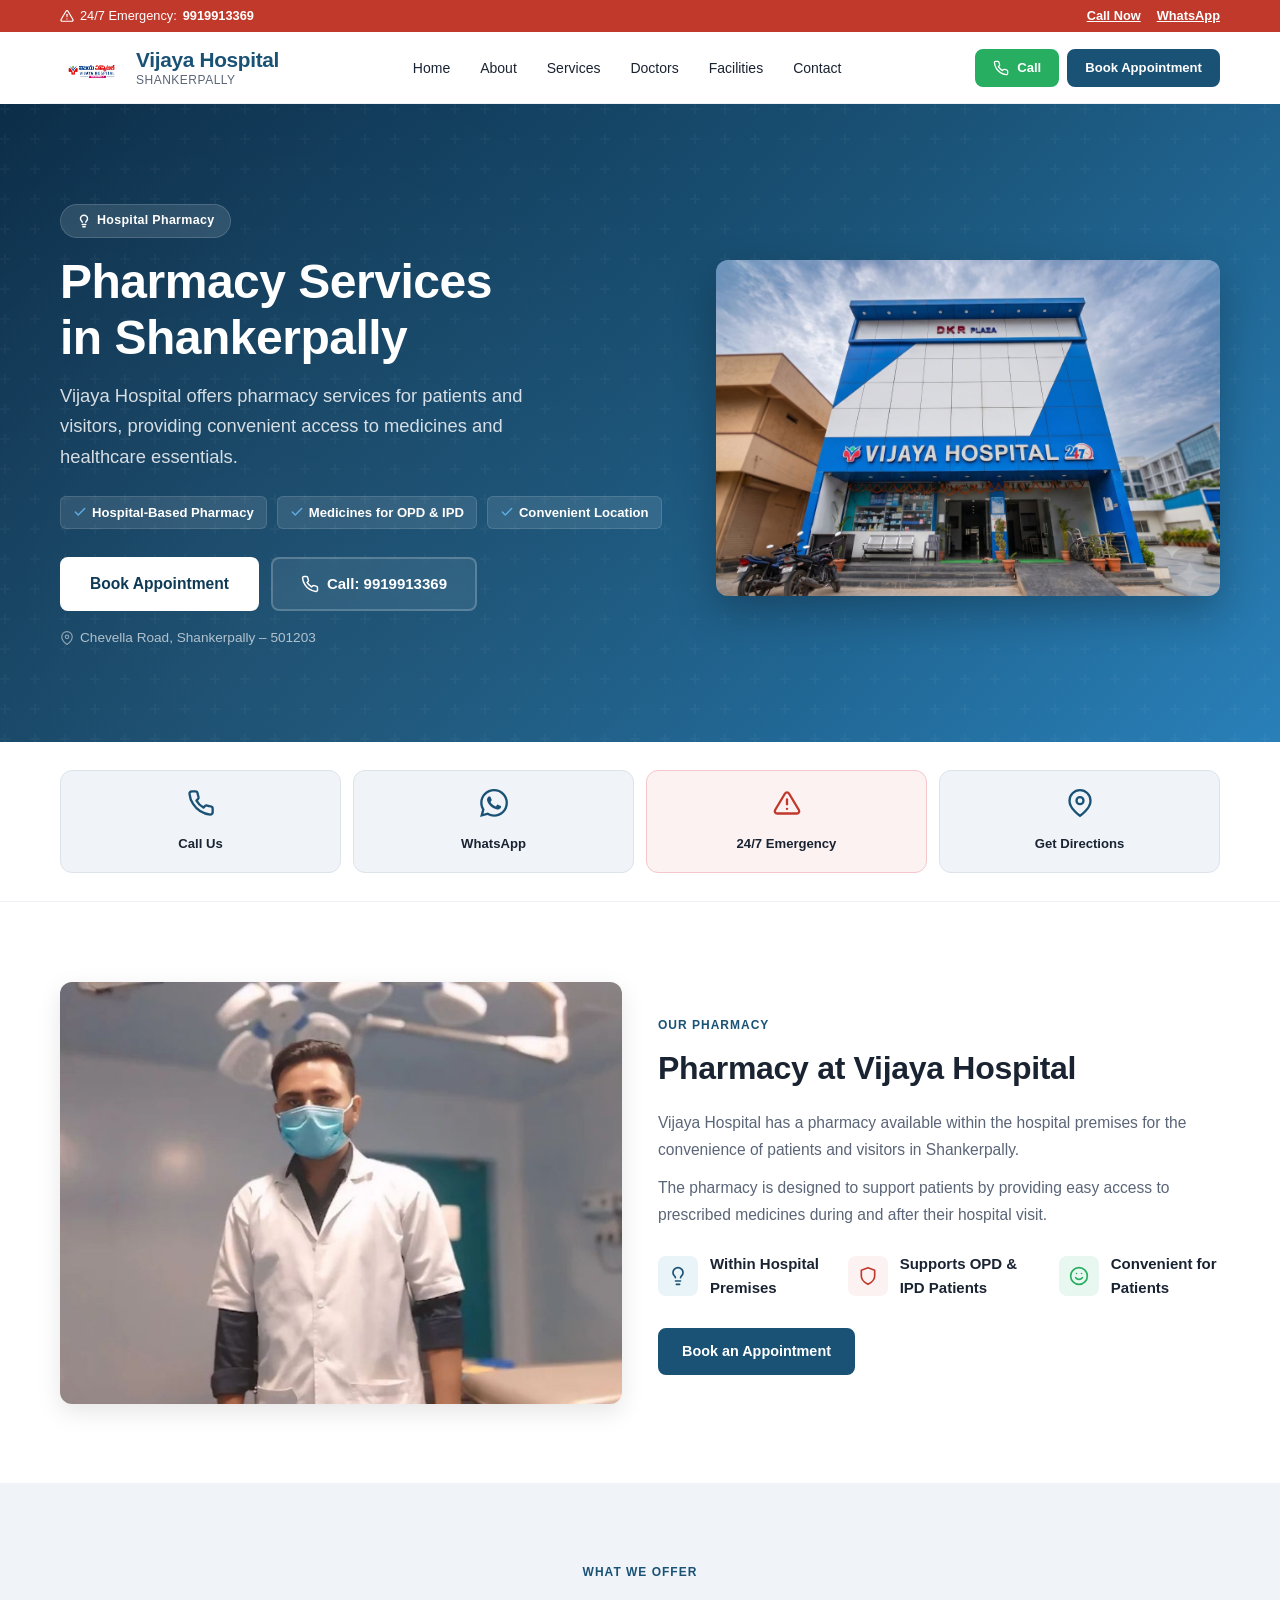
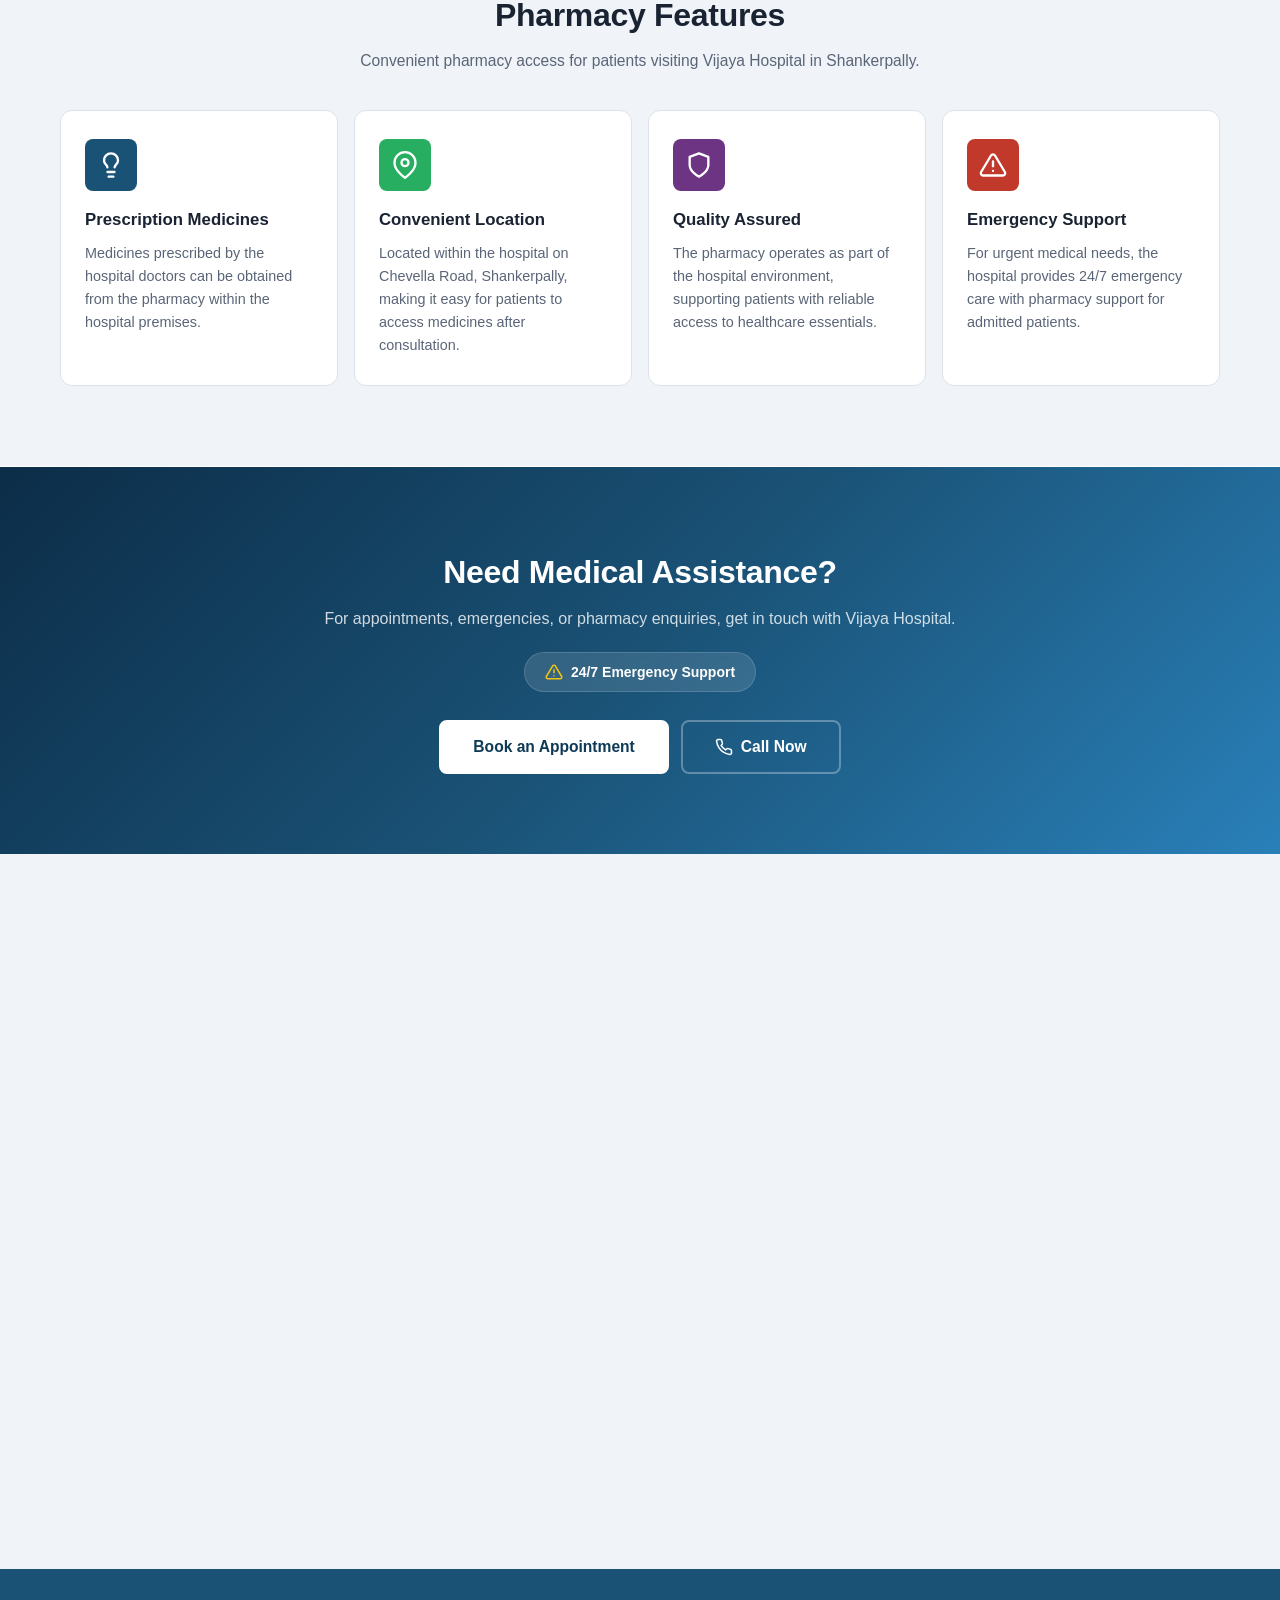
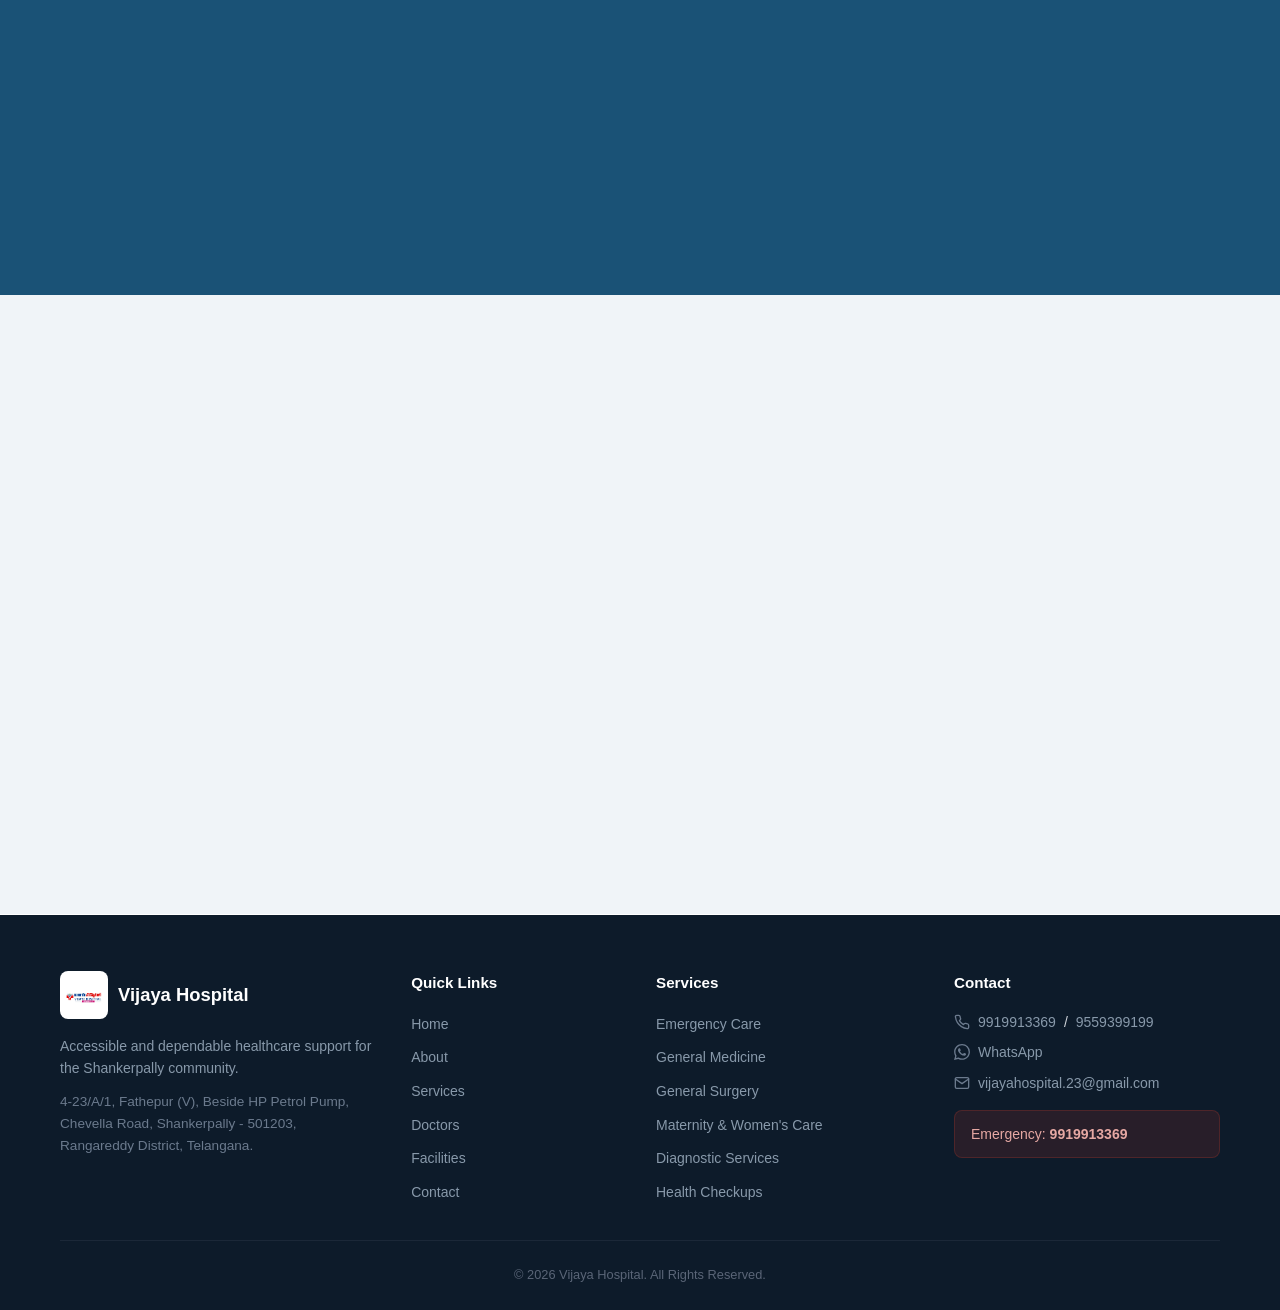
<file: pharmacy/index.html>
<!DOCTYPE html>
<html lang="en">
<head>
    <meta charset="UTF-8">
    <meta name="viewport" content="width=device-width, initial-scale=1.0">
    <title>Pharmacy in Shankerpally | Vijaya Hospital</title>
    <meta name="description" content="Vijaya Hospital offers pharmacy services in Shankerpally for patients and visitors. Convenient access to medicines at our hospital on Chevella Road.">
    <meta name="keywords" content="pharmacy Shankerpally, medical store Shankerpally, medicines Shankerpally, hospital pharmacy Telangana, Vijaya Hospital pharmacy">
    <meta name="author" content="Vijaya Hospital">
    <meta name="robots" content="index, follow">
    <meta property="og:title" content="Pharmacy in Shankerpally | Vijaya Hospital">
    <meta property="og:description" content="Vijaya Hospital offers pharmacy services in Shankarpally for patients and visitors. Convenient access to medicines at our hospital on Chevella Road.">
    <meta property="og:type" content="website">
    <meta property="og:site_name" content="Vijaya Hospital">
    <meta property="og:locale" content="en_IN">
    <meta name="twitter:card" content="summary">
    <meta name="twitter:title" content="Pharmacy in Shankerpally | Vijaya Hospital">
    <meta name="twitter:description" content="Vijaya Hospital offers pharmacy services in Shankerpally for patients and visitors. Convenient access to medicines on Chevella Road.">
    <link rel="icon" type="image/png" href="/favicon.png">

    <link rel="canonical" href="https://vijayahospital.pages.dev/pharmacy/">
    <link rel="stylesheet" href="../css/style.css">
    <!-- Google Tag Manager -->
    <script>(function(w,d,s,l,i){w[l]=w[l]||[];w[l].push({'gtm.start':
    new Date().getTime(),event:'gtm.js'});var f=d.getElementsByTagName(s)[0],
    j=d.createElement(s),dl=l!='dataLayer'?'&l='+l:'';j.async=true;j.src=
    'https://www.googletagmanager.com/gtm.js?id='+i+dl;f.parentNode.insertBefore(j,f);
    })(window,document,'script','dataLayer','GTM-T2W6V6Z4');</script>
    <!-- End Google Tag Manager -->
    <link rel="preconnect" href="https://fonts.googleapis.com">
    <link rel="preconnect" href="https://fonts.gstatic.com" crossorigin>
    <link href="https://fonts.googleapis.com/css2?family=Inter:wght@400;500;600;700&display=swap" rel="stylesheet" media="print" onload="this.media='all'">
    <noscript><link href="https://fonts.googleapis.com/css2?family=Inter:wght@400;500;600;700&display=swap" rel="stylesheet"></noscript>

    <!-- Structured Data: Hospital / LocalBusiness -->
    <script type="application/ld+json">
    {
        "@context": "https://schema.org",
        "@type": "Hospital",
        "name": "VIJAYA HOSPITAL",
        "description": "Vijaya Hospital provides pharmacy services in Shankerpally for patients and visitors.",
        "url": "https://vijayahospital.pages.dev",
        "telephone": ["+919919913369", "+919559399199"],
        "email": "vijayahospital.23@gmail.com",
        "address": {
            "@type": "PostalAddress",
            "streetAddress": "4-23/A/1, Fathepur(V), Beside HP Petrol Pump, Chevella Road",
            "addressLocality": "Shankerpally",
            "addressRegion": "Telangana",
            "postalCode": "501203",
            "addressCountry": "IN"
        },
        "geo": {
            "@type": "GeoCoordinates",
            "latitude": "17.28",
            "longitude": "78.20"
        },
        "openingHoursSpecification": {
            "@type": "OpeningHoursSpecification",
            "dayOfWeek": ["Monday", "Tuesday", "Wednesday", "Thursday", "Friday", "Saturday", "Sunday"],
            "opens": "00:00",
            "closes": "23:59"
        },
        "hasOfferCatalog": {
            "@type": "OfferCatalog",
            "name": "Pharmacy Services",
            "itemListElement": [
                {
                    "@type": "Offer",
                    "itemOffered": {
                        "@type": "Service",
                        "name": "Hospital Pharmacy"
                    }
                }
            ]
        }
    }
    </script>
</head>
<body>
    <!-- Google Tag Manager (noscript) -->
    <noscript><iframe src="https://www.googletagmanager.com/ns.html?id=GTM-T2W6V6Z4"
    height="0" width="0" style="display:none;visibility:hidden"></iframe></noscript>
    <!-- End Google Tag Manager (noscript) -->

    <!-- Header -->
    <header class="header" id="header">
        <div class="header-emergency-strip">
            <div class="container header-emergency-inner">
                <span class="header-emergency-text">
                    <svg width="14" height="14" viewBox="0 0 24 24" fill="none" stroke="currentColor" stroke-width="2" stroke-linecap="round" stroke-linejoin="round"><path d="M10.29 3.86L1.82 18a2 2 0 0 0 1.71 3h16.94a2 2 0 0 0 1.71-3L13.71 3.86a2 2 0 0 0-3.42 0z"></path><line x1="12" y1="9" x2="12" y2="13"></line><line x1="12" y1="17" x2="12.01" y2="17"></line></svg>
                    24/7 Emergency: <a href="tel:+919919913369">9919913369</a>
                </span>
                <div class="header-emergency-actions">
                    <a href="tel:+919919913369" class="header-emergency-link">Call Now</a>
                    <a href="https://wa.me/919919913369" class="header-emergency-link" target="_blank" rel="noopener">WhatsApp</a>
                </div>
            </div>
        </div>
        <div class="container header-main">
            <a href="../index.html" class="logo" aria-label="Vijaya Hospital Home">
                <img src="../assets/images/logo.png" alt="Vijaya Hospital Shankerpally logo" width="60" height="60">
                <div class="logo-text">
                    <span class="logo-name">Vijaya Hospital</span>
                    <span class="logo-tagline">Shankerpally</span>
                </div>
            </a>
            <nav class="nav" id="nav" aria-label="Main navigation">
                <ul class="nav-list" id="navList">
                    <li><a href="../index.html" class="nav-link">Home</a></li>
                    <li><a href="../index.html#about" class="nav-link">About</a></li>
                    <li><a href="../index.html#services" class="nav-link">Services</a></li>
                    <li><a href="../index.html#medical-team" class="nav-link">Doctors</a></li>
                    <li><a href="../index.html#facilities" class="nav-link">Facilities</a></li>
                    <li><a href="../contact/" class="nav-link">Contact</a></li>
                </ul>
            </nav>
            <div class="header-actions">
                <a href="tel:+919919913369" class="btn btn-call" aria-label="Call Vijaya Hospital">
                    <svg width="16" height="16" viewBox="0 0 24 24" fill="none" stroke="currentColor" stroke-width="2" stroke-linecap="round" stroke-linejoin="round"><path d="M22 16.92v3a2 2 0 0 1-2.18 2 19.79 19.79 0 0 1-8.63-3.07 19.5 19.5 0 0 1-6-6 19.79 19.79 0 0 1-3.07-8.67A2 2 0 0 1 4.11 2h3a2 2 0 0 1 2 1.72c.127.96.361 1.903.7 2.81a2 2 0 0 1-.45 2.11L8.09 9.91a16 16 0 0 0 6 6l1.27-1.27a2 2 0 0 1 2.11-.45c.907.339 1.85.573 2.81.7A2 2 0 0 1 22 16.92z"></path></svg>
                    Call
                </a>
                <a href="../index.html#appointment" class="btn btn-primary">Book Appointment</a>
            </div>
            <button class="hamburger" id="hamburger" aria-label="Toggle navigation menu" aria-expanded="false">
                <span class="hamburger-line"></span>
                <span class="hamburger-line"></span>
                <span class="hamburger-line"></span>
            </button>
        </div>
    </header>

    <main>

        <!-- Hero Section -->
        <section class="hero" id="pharmacy-hero">
            <div class="hero-overlay"></div>
            <div class="container hero-inner">
                <div class="hero-content">
                    <span class="hero-badge">
                        <svg width="14" height="14" viewBox="0 0 24 24" fill="none" stroke="currentColor" stroke-width="2.5" stroke-linecap="round" stroke-linejoin="round"><path d="M9 18h6"></path><path d="M10 22h4"></path><path d="M15.09 14c.18-.98.65-1.74 1.41-2.5A4.65 4.65 0 0 0 18 8 6 6 0 0 0 6 8c0 1 .23 2.23 1.5 3.5A4.61 4.61 0 0 1 8.91 14"></path></svg>
                        Hospital Pharmacy
                    </span>
                    <h1 class="hero-title">Pharmacy Services<br>in Shankerpally</h1>
                    <p class="hero-subtitle">Vijaya Hospital offers pharmacy services for patients and visitors, providing convenient access to medicines and healthcare essentials.</p>
                    <div class="hero-features">
                        <span class="hero-feature">
                            <svg width="14" height="14" viewBox="0 0 24 24" fill="none" stroke="currentColor" stroke-width="2.5" stroke-linecap="round" stroke-linejoin="round"><polyline points="20 6 9 17 4 12"></polyline></svg>
                            Hospital-Based Pharmacy
                        </span>
                        <span class="hero-feature">
                            <svg width="14" height="14" viewBox="0 0 24 24" fill="none" stroke="currentColor" stroke-width="2.5" stroke-linecap="round" stroke-linejoin="round"><polyline points="20 6 9 17 4 12"></polyline></svg>
                            Medicines for OPD &amp; IPD
                        </span>
                        <span class="hero-feature">
                            <svg width="14" height="14" viewBox="0 0 24 24" fill="none" stroke="currentColor" stroke-width="2.5" stroke-linecap="round" stroke-linejoin="round"><polyline points="20 6 9 17 4 12"></polyline></svg>
                            Convenient Location
                        </span>
                    </div>
                    <div class="hero-buttons">
                        <a href="../index.html#appointment" class="btn btn-primary btn-lg">Book Appointment</a>
                        <a href="tel:+919919913369" class="btn btn-emergency-lg">
                            <svg width="18" height="18" viewBox="0 0 24 24" fill="none" stroke="currentColor" stroke-width="2" stroke-linecap="round" stroke-linejoin="round"><path d="M22 16.92v3a2 2 0 0 1-2.18 2 19.79 19.79 0 0 1-8.63-3.07 19.5 19.5 0 0 1-6-6 19.79 19.79 0 0 1-3.07-8.67A2 2 0 0 1 4.11 2h3a2 2 0 0 1 2 1.72c.127.96.361 1.903.7 2.81a2 2 0 0 1-.45 2.11L8.09 9.91a16 16 0 0 0 6 6l1.27-1.27a2 2 0 0 1 2.11-.45c.907.339 1.85.573 2.81.7A2 2 0 0 1 22 16.92z"></path></svg>
                            Call: 9919913369
                        </a>
                    </div>
                    <div class="hero-location">
                        <svg width="14" height="14" viewBox="0 0 24 24" fill="none" stroke="currentColor" stroke-width="2" stroke-linecap="round" stroke-linejoin="round"><path d="M21 10c0 7-9 13-9 13s-9-6-9-13a9 9 0 0 1 18 0z"></path><circle cx="12" cy="10" r="3"></circle></svg>
                        Chevella Road, Shankerpally &ndash; 501203
                    </div>
                </div>
                <div class="hero-image">
                    <img src="../assets/images/hospital-building.jpg" alt="Vijaya Hospital building in Shankerpally, Telangana" width="600" height="400" loading="lazy">
                </div>
            </div>
        </section>

        <!-- Quick Actions -->
        <section class="quick-actions">
            <div class="container">
                <div class="quick-actions-grid">
                    <a href="tel:+919919913369" class="quick-action-card">
                        <div class="quick-action-icon">
                            <svg width="28" height="28" viewBox="0 0 24 24" fill="none" stroke="currentColor" stroke-width="2" stroke-linecap="round" stroke-linejoin="round"><path d="M22 16.92v3a2 2 0 0 1-2.18 2 19.79 19.79 0 0 1-8.63-3.07 19.5 19.5 0 0 1-6-6 19.79 19.79 0 0 1-3.07-8.67A2 2 0 0 1 4.11 2h3a2 2 0 0 1 2 1.72c.127.96.361 1.903.7 2.81a2 2 0 0 1-.45 2.11L8.09 9.91a16 16 0 0 0 6 6l1.27-1.27a2 2 0 0 1 2.11-.45c.907.339 1.85.573 2.81.7A2 2 0 0 1 22 16.92z"></path></svg>
                        </div>
                        <span class="quick-action-label">Call Us</span>
                    </a>
                    <a href="https://wa.me/919919913369" class="quick-action-card" target="_blank" rel="noopener">
                        <div class="quick-action-icon">
                            <svg width="28" height="28" viewBox="0 0 24 24" fill="currentColor"><path d="M17.472 14.382c-.297-.149-1.758-.867-2.03-.967-.273-.099-.471-.148-.67.15-.197.297-.767.966-.94 1.164-.173.199-.347.223-.644.075-.297-.15-1.255-.463-2.39-1.475-.883-.788-1.48-1.761-1.653-2.059-.173-.297-.018-.458.13-.606.134-.133.298-.347.446-.52.149-.174.198-.298.298-.497.099-.198.05-.371-.025-.52-.075-.149-.669-1.612-.916-2.207-.242-.579-.487-.5-.669-.51-.173-.008-.371-.01-.57-.01-.198 0-.52.074-.792.372-.272.297-1.04 1.016-1.04 2.479 0 1.462 1.065 2.875 1.213 3.074.149.198 2.096 3.2 5.077 4.487.709.306 1.262.489 1.694.625.712.227 1.36.195 1.871.118.571-.085 1.758-.719 2.006-1.413.248-.694.248-1.289.173-1.413-.074-.124-.272-.198-.57-.347m-5.421 7.403h-.004a9.87 9.87 0 01-5.031-1.378l-.361-.214-3.741.982.998-3.648-.235-.374a9.86 9.86 0 01-1.51-5.26c.001-5.45 4.436-9.884 9.888-9.884 2.64 0 5.122 1.03 6.988 2.898a9.825 9.825 0 012.893 6.994c-.003 5.45-4.437 9.884-9.885 9.884m8.413-18.297A11.815 11.815 0 0012.05 0C5.495 0 .16 5.335.157 11.892c0 2.096.547 4.142 1.588 5.945L.057 24l6.305-1.654a11.882 11.882 0 005.683 1.448h.005c6.554 0 11.89-5.335 11.893-11.893a11.821 11.821 0 00-3.48-8.413z"/></svg>
                        </div>
                        <span class="quick-action-label">WhatsApp</span>
                    </a>
                    <a href="tel:+919919913369" class="quick-action-card quick-action-emergency">
                        <div class="quick-action-icon">
                            <svg width="28" height="28" viewBox="0 0 24 24" fill="none" stroke="currentColor" stroke-width="2" stroke-linecap="round" stroke-linejoin="round"><path d="M10.29 3.86L1.82 18a2 2 0 0 0 1.71 3h16.94a2 2 0 0 0 1.71-3L13.71 3.86a2 2 0 0 0-3.42 0z"></path><line x1="12" y1="9" x2="12" y2="13"></line><line x1="12" y1="17" x2="12.01" y2="17"></line></svg>
                        </div>
                        <span class="quick-action-label">24/7 Emergency</span>
                    </a>
                    <a href="https://maps.google.com/?q=Vijaya+Hospital+Shankerpally" class="quick-action-card" target="_blank" rel="noopener">
                        <div class="quick-action-icon">
                            <svg width="28" height="28" viewBox="0 0 24 24" fill="none" stroke="currentColor" stroke-width="2" stroke-linecap="round" stroke-linejoin="round"><path d="M21 10c0 7-9 13-9 13s-9-6-9-13a9 9 0 0 1 18 0z"></path><circle cx="12" cy="10" r="3"></circle></svg>
                        </div>
                        <span class="quick-action-label">Get Directions</span>
                    </a>
                </div>
            </div>
        </section>

        <!-- About Pharmacy -->
        <section class="about" id="about-pharmacy">
            <div class="container">
                <div class="about-content">
                    <div class="about-image">
                        <img src="../assets/images/about-hospital.jpg" alt="Vijaya Hospital pharmacy in Shankerpally" width="500" height="350" loading="lazy">
                    </div>
                    <div class="about-text">
                        <span class="section-tag">Our Pharmacy</span>
                        <h2>Pharmacy at Vijaya Hospital</h2>
                        <p>Vijaya Hospital has a pharmacy available within the hospital premises for the convenience of patients and visitors in Shankerpally.</p>
                        <p>The pharmacy is designed to support patients by providing easy access to prescribed medicines during and after their hospital visit.</p>
                        <div class="about-highlights">
                            <div class="about-highlight">
                                <div class="about-highlight-icon">
                                    <svg width="20" height="20" viewBox="0 0 24 24" fill="none" stroke="currentColor" stroke-width="2" stroke-linecap="round" stroke-linejoin="round"><path d="M9 18h6"></path><path d="M10 22h4"></path><path d="M15.09 14c.18-.98.65-1.74 1.41-2.5A4.65 4.65 0 0 0 18 8 6 6 0 0 0 6 8c0 1 .23 2.23 1.5 3.5A4.61 4.61 0 0 1 8.91 14"></path></svg>
                                </div>
                                <span>Within Hospital Premises</span>
                            </div>
                            <div class="about-highlight">
                                <div class="about-highlight-icon about-highlight-icon--emergency">
                                    <svg width="20" height="20" viewBox="0 0 24 24" fill="none" stroke="currentColor" stroke-width="2" stroke-linecap="round" stroke-linejoin="round"><path d="M12 22s8-4 8-10V5l-8-3-8 3v7c0 6 8 10 8 10z"></path></svg>
                                </div>
                                <span>Supports OPD &amp; IPD Patients</span>
                            </div>
                            <div class="about-highlight">
                                <div class="about-highlight-icon about-highlight-icon--accessible">
                                    <svg width="20" height="20" viewBox="0 0 24 24" fill="none" stroke="currentColor" stroke-width="2" stroke-linecap="round" stroke-linejoin="round"><circle cx="12" cy="12" r="10"></circle><path d="M8 14s1.5 2 4 2 4-2 4-2"></path><line x1="9" y1="9" x2="9.01" y2="9"></line><line x1="15" y1="9" x2="15.01" y2="9"></line></svg>
                                </div>
                                <span>Convenient for Patients</span>
                            </div>
                        </div>
                        <a href="../index.html#appointment" class="btn btn-primary">Book an Appointment</a>
                    </div>
                </div>
            </div>
        </section>

        <!-- Pharmacy Features -->
        <section class="why-choose" id="pharmacy-features">
            <div class="container">
                <span class="section-tag section-tag--center">What We Offer</span>
                <h2>Pharmacy Features</h2>
                <p class="section-subtitle">Convenient pharmacy access for patients visiting Vijaya Hospital in Shankerpally.</p>
                <div class="why-grid">
                    <div class="why-card">
                        <div class="why-icon why-icon--care">
                            <svg width="28" height="28" viewBox="0 0 24 24" fill="none" stroke="currentColor" stroke-width="2" stroke-linecap="round" stroke-linejoin="round"><path d="M9 18h6"></path><path d="M10 22h4"></path><path d="M15.09 14c.18-.98.65-1.74 1.41-2.5A4.65 4.65 0 0 0 18 8 6 6 0 0 0 6 8c0 1 .23 2.23 1.5 3.5A4.61 4.61 0 0 1 8.91 14"></path></svg>
                        </div>
                        <h3>Prescription Medicines</h3>
                        <p>Medicines prescribed by the hospital doctors can be obtained from the pharmacy within the hospital premises.</p>
                    </div>
                    <div class="why-card">
                        <div class="why-icon why-icon--local">
                            <svg width="28" height="28" viewBox="0 0 24 24" fill="none" stroke="currentColor" stroke-width="2" stroke-linecap="round" stroke-linejoin="round"><path d="M21 10c0 7-9 13-9 13s-9-6-9-13a9 9 0 0 1 18 0z"></path><circle cx="12" cy="10" r="3"></circle></svg>
                        </div>
                        <h3>Convenient Location</h3>
                        <p>Located within the hospital on Chevella Road, Shankerpally, making it easy for patients to access medicines after consultation.</p>
                    </div>
                    <div class="why-card">
                        <div class="why-icon why-icon--trusted">
                            <svg width="28" height="28" viewBox="0 0 24 24" fill="none" stroke="currentColor" stroke-width="2" stroke-linecap="round" stroke-linejoin="round"><path d="M12 22s8-4 8-10V5l-8-3-8 3v7c0 6 8 10 8 10z"></path></svg>
                        </div>
                        <h3>Quality Assured</h3>
                        <p>The pharmacy operates as part of the hospital environment, supporting patients with reliable access to healthcare essentials.</p>
                    </div>
                    <div class="why-card">
                        <div class="why-icon why-icon--emergency">
                            <svg width="28" height="28" viewBox="0 0 24 24" fill="none" stroke="currentColor" stroke-width="2" stroke-linecap="round" stroke-linejoin="round"><path d="M10.29 3.86L1.82 18a2 2 0 0 0 1.71 3h16.94a2 2 0 0 0 1.71-3L13.71 3.86a2 2 0 0 0-3.42 0z"></path><line x1="12" y1="9" x2="12" y2="13"></line><line x1="12" y1="17" x2="12.01" y2="17"></line></svg>
                        </div>
                        <h3>Emergency Support</h3>
                        <p>For urgent medical needs, the hospital provides 24/7 emergency care with pharmacy support for admitted patients.</p>
                    </div>
                </div>
            </div>
        </section>

        <!-- Emergency CTA -->
        <section class="emergency-cta">
            <div class="container">
                <h2>Need Medical Assistance?</h2>
                <p>For appointments, emergencies, or pharmacy enquiries, get in touch with Vijaya Hospital.</p>
                <div class="emergency-cta-badge">
                    <svg width="18" height="18" viewBox="0 0 24 24" fill="none" stroke="currentColor" stroke-width="2" stroke-linecap="round" stroke-linejoin="round"><path d="M10.29 3.86L1.82 18a2 2 0 0 0 1.71 3h16.94a2 2 0 0 0 1.71-3L13.71 3.86a2 2 0 0 0-3.42 0z"></path><line x1="12" y1="9" x2="12" y2="13"></line><line x1="12" y1="17" x2="12.01" y2="17"></line></svg>
                    24/7 Emergency Support
                </div>
                <div class="emergency-cta-buttons">
                    <a href="../index.html#appointment" class="btn btn-cta-primary">Book an Appointment</a>
                    <a href="tel:+919919913369" class="btn btn-cta-secondary">
                        <svg width="18" height="18" viewBox="0 0 24 24" fill="none" stroke="currentColor" stroke-width="2" stroke-linecap="round" stroke-linejoin="round"><path d="M22 16.92v3a2 2 0 0 1-2.18 2 19.79 19.79 0 0 1-8.63-3.07 19.5 19.5 0 0 1-6-6 19.79 19.79 0 0 1-3.07-8.67A2 2 0 0 1 4.11 2h3a2 2 0 0 1 2 1.72c.127.96.361 1.903.7 2.81a2 2 0 0 1-.45 2.11L8.09 9.91a16 16 0 0 0 6 6l1.27-1.27a2 2 0 0 1 2.11-.45c.907.339 1.85.573 2.81.7A2 2 0 0 1 22 16.92z"></path></svg>
                        Call Now
                    </a>
                </div>
            </div>
        </section>

        <!-- Contact / Location -->
        <section class="location" id="contact">
            <div class="container">
                <span class="section-tag section-tag--center">Get in Touch</span>
                <h2>Contact Vijaya Hospital</h2>
                <p class="section-subtitle">Conveniently located on Chevella Road, Shankerpally</p>
                <div class="location-grid">
                    <div class="location-details">
                        <h3>Vijaya Hospital</h3>
                        <address>
                            <p>
                                <svg width="18" height="18" viewBox="0 0 24 24" fill="none" stroke="currentColor" stroke-width="2" stroke-linecap="round" stroke-linejoin="round"><path d="M21 10c0 7-9 13-9 13s-9-6-9-13a9 9 0 0 1 18 0z"></path><circle cx="12" cy="10" r="3"></circle></svg>
                                4-23/A/1, Fathepur (V), Beside HP Petrol Pump,<br>
                                Chevella Road, Shankerpally - 501203,<br>
                                Rangareddy District, Telangana, India.
                            </p>
                            <p>
                                <svg width="18" height="18" viewBox="0 0 24 24" fill="none" stroke="currentColor" stroke-width="2" stroke-linecap="round" stroke-linejoin="round"><path d="M22 16.92v3a2 2 0 0 1-2.18 2 19.79 19.79 0 0 1-8.63-3.07 19.5 19.5 0 0 1-6-6 19.79 19.79 0 0 1-3.07-8.67A2 2 0 0 1 4.11 2h3a2 2 0 0 1 2 1.72c.127.96.361 1.903.7 2.81a2 2 0 0 1-.45 2.11L8.09 9.91a16 16 0 0 0 6 6l1.27-1.27a2 2 0 0 1 2.11-.45c.907.339 1.85.573 2.81.7A2 2 0 0 1 22 16.92z"></path></svg>
                                <a href="tel:+919919913369">9919913369</a> / <a href="tel:+919559399199">9559399199</a>
                            </p>
                            <p>
                                <svg width="18" height="18" viewBox="0 0 24 24" fill="none" stroke="currentColor" stroke-width="2" stroke-linecap="round" stroke-linejoin="round"><path d="M4 4h16c1.1 0 2 .9 2 2v12c0 1.1-.9 2-2 2H4c-1.1 0-2-.9-2-2V6c0-1.1.9-2 2-2z"></path><polyline points="22,6 12,13 2,6"></polyline></svg>
                                <a href="mailto:vijayahospital.23@gmail.com">vijayahospital.23@gmail.com</a>
                            </p>
                        </address>
                        <a href="https://maps.google.com/?q=Vijaya+Hospital+Shankerpally" class="btn btn-primary" target="_blank" rel="noopener">
                            <svg width="16" height="16" viewBox="0 0 24 24" fill="none" stroke="currentColor" stroke-width="2" stroke-linecap="round" stroke-linejoin="round"><path d="M21 10c0 7-9 13-9 13s-9-6-9-13a9 9 0 0 1 18 0z"></path><circle cx="12" cy="10" r="3"></circle></svg>
                            Get Directions on Google Maps
                        </a>
                        <div class="contact-hours">
                            <h4>Opening Hours</h4>
                            <p>OPD: Daily &bull; Contact for timings</p>
                            <p>Emergency: 24/7 &bull; All days</p>
                        </div>
                    </div>
                    <div class="location-map">
                        <iframe src="https://www.google.com/maps/embed?pb=!1m18!1m12!1m3!1d3806.0!2d78.2!3d17.2!2m3!1f0!2f0!3f0!3m2!1i1024!2i768!4f13.1!3m3!1m2!1s0x0%3A0x0!2zVGlqYXlhIEhvc3BpdGFsIFNoYW5rYXJwYWxseQ!5e0!3m2!1sen!2sin!4v1700000000000" width="100%" height="400" style="border:0; border-radius: 8px;" allowfullscreen="" loading="lazy" referrerpolicy="no-referrer-when-downgrade" title="Vijaya Hospital location on Google Maps"></iframe>
                    </div>
                </div>
            </div>
        </section>

        <!-- Final CTA -->
        <section class="final-cta">
            <div class="container">
                <h2>Need Medical Care? We're Here to Help.</h2>
                <p>Reach out to us anytime for appointments, emergencies or general enquiries.</p>
                <div class="cta-buttons">
                    <a href="../index.html#appointment" class="btn btn-cta-primary">Book an Appointment</a>
                    <a href="tel:+919919913369" class="btn btn-cta-secondary">
                        <svg width="18" height="18" viewBox="0 0 24 24" fill="none" stroke="currentColor" stroke-width="2" stroke-linecap="round" stroke-linejoin="round"><path d="M22 16.92v3a2 2 0 0 1-2.18 2 19.79 19.79 0 0 1-8.63-3.07 19.5 19.5 0 0 1-6-6 19.79 19.79 0 0 1-3.07-8.67A2 2 0 0 1 4.11 2h3a2 2 0 0 1 2 1.72c.127.96.361 1.903.7 2.81a2 2 0 0 1-.45 2.11L8.09 9.91a16 16 0 0 0 6 6l1.27-1.27a2 2 0 0 1 2.11-.45c.907.339 1.85.573 2.81.7A2 2 0 0 1 22 16.92z"></path></svg>
                        Call Now
                    </a>
                    <a href="https://wa.me/919919913369" class="btn btn-cta-whatsapp" target="_blank" rel="noopener">
                        <svg width="18" height="18" viewBox="0 0 24 24" fill="currentColor"><path d="M17.472 14.382c-.297-.149-1.758-.867-2.03-.967-.273-.099-.471-.148-.67.15-.197.297-.767.966-.94 1.164-.173.199-.347.223-.644.075-.297-.15-1.255-.463-2.39-1.475-.883-.788-1.48-1.761-1.653-2.059-.173-.297-.018-.458.13-.606.134-.133.298-.347.446-.52.149-.174.198-.298.298-.497.099-.198.05-.371-.025-.52-.075-.149-.669-1.612-.916-2.207-.242-.579-.487-.5-.669-.51-.173-.008-.371-.01-.57-.01-.198 0-.52.074-.792.372-.272.297-1.04 1.016-1.04 2.479 0 1.462 1.065 2.875 1.213 3.074.149.198 2.096 3.2 5.077 4.487.709.306 1.262.489 1.694.625.712.227 1.36.195 1.871.118.571-.085 1.758-.719 2.006-1.413.248-.694.248-1.289.173-1.413-.074-.124-.272-.198-.57-.347m-5.421 7.403h-.004a9.87 9.87 0 01-5.031-1.378l-.361-.214-3.741.982.998-3.648-.235-.374a9.86 9.86 0 01-1.51-5.26c.001-5.45 4.436-9.884 9.888-9.884 2.64 0 5.122 1.03 6.988 2.898a9.825 9.825 0 012.893 6.994c-.003 5.45-4.437 9.884-9.885 9.884m8.413-18.297A11.815 11.815 0 0012.05 0C5.495 0 .16 5.335.157 11.892c0 2.096.547 4.142 1.588 5.945L.057 24l6.305-1.654a11.882 11.882 0 005.683 1.448h.005c6.554 0 11.89-5.335 11.893-11.893a11.821 11.821 0 00-3.48-8.413z"/></svg>
                        WhatsApp Us
                    </a>
                </div>
            </div>
        </section>

        <!-- FAQ Section -->
        <section class="faq-section" id="faq">
            <div class="container">
                <span class="section-tag section-tag--center">FAQs</span>
                <h2>Frequently Asked Questions</h2>
                <p class="section-subtitle">Quick answers about pharmacy services at Vijaya Hospital</p>
                <div class="faq-list">
                    <details class="faq-item">
                        <summary class="faq-question">Does Vijaya Hospital have a pharmacy?</summary>
                        <div class="faq-answer">
                            <p>Yes, Vijaya Hospital has a pharmacy available within the hospital premises in Shankerpally for the convenience of patients and visitors.</p>
                        </div>
                    </details>
                    <details class="faq-item">
                        <summary class="faq-question">Can I get medicines after my consultation?</summary>
                        <div class="faq-answer">
                            <p>Prescribed medicines can be obtained from the hospital pharmacy during your visit. Please speak with your doctor and the pharmacy staff for specific medicine availability.</p>
                        </div>
                    </details>
                    <details class="faq-item">
                        <summary class="faq-question">Where is Vijaya Hospital located?</summary>
                        <div class="faq-answer">
                            <p>Vijaya Hospital is located at 4-23/A/1, Fathepur (V), Beside HP Petrol Pump, Chevella Road, Shankerpally - 501203, Rangareddy District, Telangana.</p>
                        </div>
                    </details>
                    <details class="faq-item">
                        <summary class="faq-question">How can I contact the hospital?</summary>
                        <div class="faq-answer">
                            <p>You can call us at 9919913369 or 9559399199, send a WhatsApp message, email us at vijayahospital.23@gmail.com, or visit the Contact section for full details.</p>
                        </div>
                    </details>
                </div>
            </div>
        </section>

    </main>

    <!-- Footer -->
    <footer class="footer">
        <div class="container">
            <div class="footer-grid">
                <div class="footer-col">
                    <a href="../index.html" class="footer-logo">
                        <img src="../assets/images/logo.png" alt="Vijaya Hospital Shankerpally logo" width="48" height="48">
                        <span>Vijaya Hospital</span>
                    </a>
                    <p class="footer-tagline">Accessible and dependable healthcare support for the Shankerpally community.</p>
                    <p class="footer-address">4-23/A/1, Fathepur (V), Beside HP Petrol Pump,<br>Chevella Road, Shankerpally - 501203,<br>Rangareddy District, Telangana.</p>
                </div>
                <div class="footer-col">
                    <h4>Quick Links</h4>
                    <ul>
                        <li><a href="../index.html">Home</a></li>
                        <li><a href="../index.html#about">About</a></li>
                        <li><a href="../index.html#services">Services</a></li>
                        <li><a href="../index.html#medical-team">Doctors</a></li>
                        <li><a href="../index.html#facilities">Facilities</a></li>
                        <li><a href="../contact/">Contact</a></li>
                    </ul>
                </div>
                <div class="footer-col">
                    <h4>Services</h4>
                    <ul>
                        <li><a href="../index.html#services">Emergency Care</a></li>
                        <li><a href="../index.html#services">General Medicine</a></li>
                        <li><a href="../index.html#services">General Surgery</a></li>
                        <li><a href="../index.html#services">Maternity &amp; Women's Care</a></li>
                        <li><a href="../index.html#services">Diagnostic Services</a></li>
                        <li><a href="../index.html#services">Health Checkups</a></li>
                    </ul>
                </div>
                <div class="footer-col">
                    <h4>Contact</h4>
                    <ul class="footer-contact">
                        <li>
                            <svg width="16" height="16" viewBox="0 0 24 24" fill="none" stroke="currentColor" stroke-width="2" stroke-linecap="round" stroke-linejoin="round"><path d="M22 16.92v3a2 2 0 0 1-2.18 2 19.79 19.79 0 0 1-8.63-3.07 19.5 19.5 0 0 1-6-6 19.79 19.79 0 0 1-3.07-8.67A2 2 0 0 1 4.11 2h3a2 2 0 0 1 2 1.72c.127.96.361 1.903.7 2.81a2 2 0 0 1-.45 2.11L8.09 9.91a16 16 0 0 0 6 6l1.27-1.27a2 2 0 0 1 2.11-.45c.907.339 1.85.573 2.81.7A2 2 0 0 1 22 16.92z"></path></svg>
                            <a href="tel:+919919913369">9919913369</a> / <a href="tel:+919559399199">9559399199</a>
                        </li>
                        <li>
                            <svg width="16" height="16" viewBox="0 0 24 24" fill="currentColor"><path d="M17.472 14.382c-.297-.149-1.758-.867-2.03-.967-.273-.099-.471-.148-.67.15-.197.297-.767.966-.94 1.164-.173.199-.347.223-.644.075-.297-.15-1.255-.463-2.39-1.475-.883-.788-1.48-1.761-1.653-2.059-.173-.297-.018-.458.13-.606.134-.133.298-.347.446-.52.149-.174.198-.298.298-.497.099-.198.05-.371-.025-.52-.075-.149-.669-1.612-.916-2.207-.242-.579-.487-.5-.669-.51-.173-.008-.371-.01-.57-.01-.198 0-.52.074-.792.372-.272.297-1.04 1.016-1.04 2.479 0 1.462 1.065 2.875 1.213 3.074.149.198 2.096 3.2 5.077 4.487.709.306 1.262.489 1.694.625.712.227 1.36.195 1.871.118.571-.085 1.758-.719 2.006-1.413.248-.694.248-1.289.173-1.413-.074-.124-.272-.198-.57-.347m-5.421 7.403h-.004a9.87 9.87 0 01-5.031-1.378l-.361-.214-3.741.982.998-3.648-.235-.374a9.86 9.86 0 01-1.51-5.26c.001-5.45 4.436-9.884 9.888-9.884 2.64 0 5.122 1.03 6.988 2.898a9.825 9.825 0 012.893 6.994c-.003 5.45-4.437 9.884-9.885 9.884m8.413-18.297A11.815 11.815 0 0012.05 0C5.495 0 .16 5.335.157 11.892c0 2.096.547 4.142 1.588 5.945L.057 24l6.305-1.654a11.882 11.882 0 005.683 1.448h.005c6.554 0 11.89-5.335 11.893-11.893a11.821 11.821 0 00-3.48-8.413z"/></svg>
                            <a href="https://wa.me/919919913369" target="_blank" rel="noopener">WhatsApp</a>
                        </li>
                        <li>
                            <svg width="16" height="16" viewBox="0 0 24 24" fill="none" stroke="currentColor" stroke-width="2" stroke-linecap="round" stroke-linejoin="round"><path d="M4 4h16c1.1 0 2 .9 2 2v12c0 1.1-.9 2-2 2H4c-1.1 0-2-.9-2-2V6c0-1.1.9-2 2-2z"></path><polyline points="22,6 12,13 2,6"></polyline></svg>
                            <a href="mailto:vijayahospital.23@gmail.com">vijayahospital.23@gmail.com</a>
                        </li>
                    </ul>
                    <div class="footer-emergency">
                        <p>Emergency: <a href="tel:+919919913369">9919913369</a></p>
                    </div>
                </div>
            </div>
            <div class="footer-bottom">
                <p>&copy; 2026 Vijaya Hospital. All Rights Reserved.</p>
            </div>
        </div>
    </footer>

    <!-- Back to Top -->
    <button class="back-to-top" id="backToTop" aria-label="Back to top">
        <svg width="20" height="20" viewBox="0 0 24 24" fill="none" stroke="currentColor" stroke-width="2" stroke-linecap="round" stroke-linejoin="round"><polyline points="18 15 12 9 6 15"></polyline></svg>
    </button>

    <script src="../js/script.js"></script>
</body>
</html>
</file>
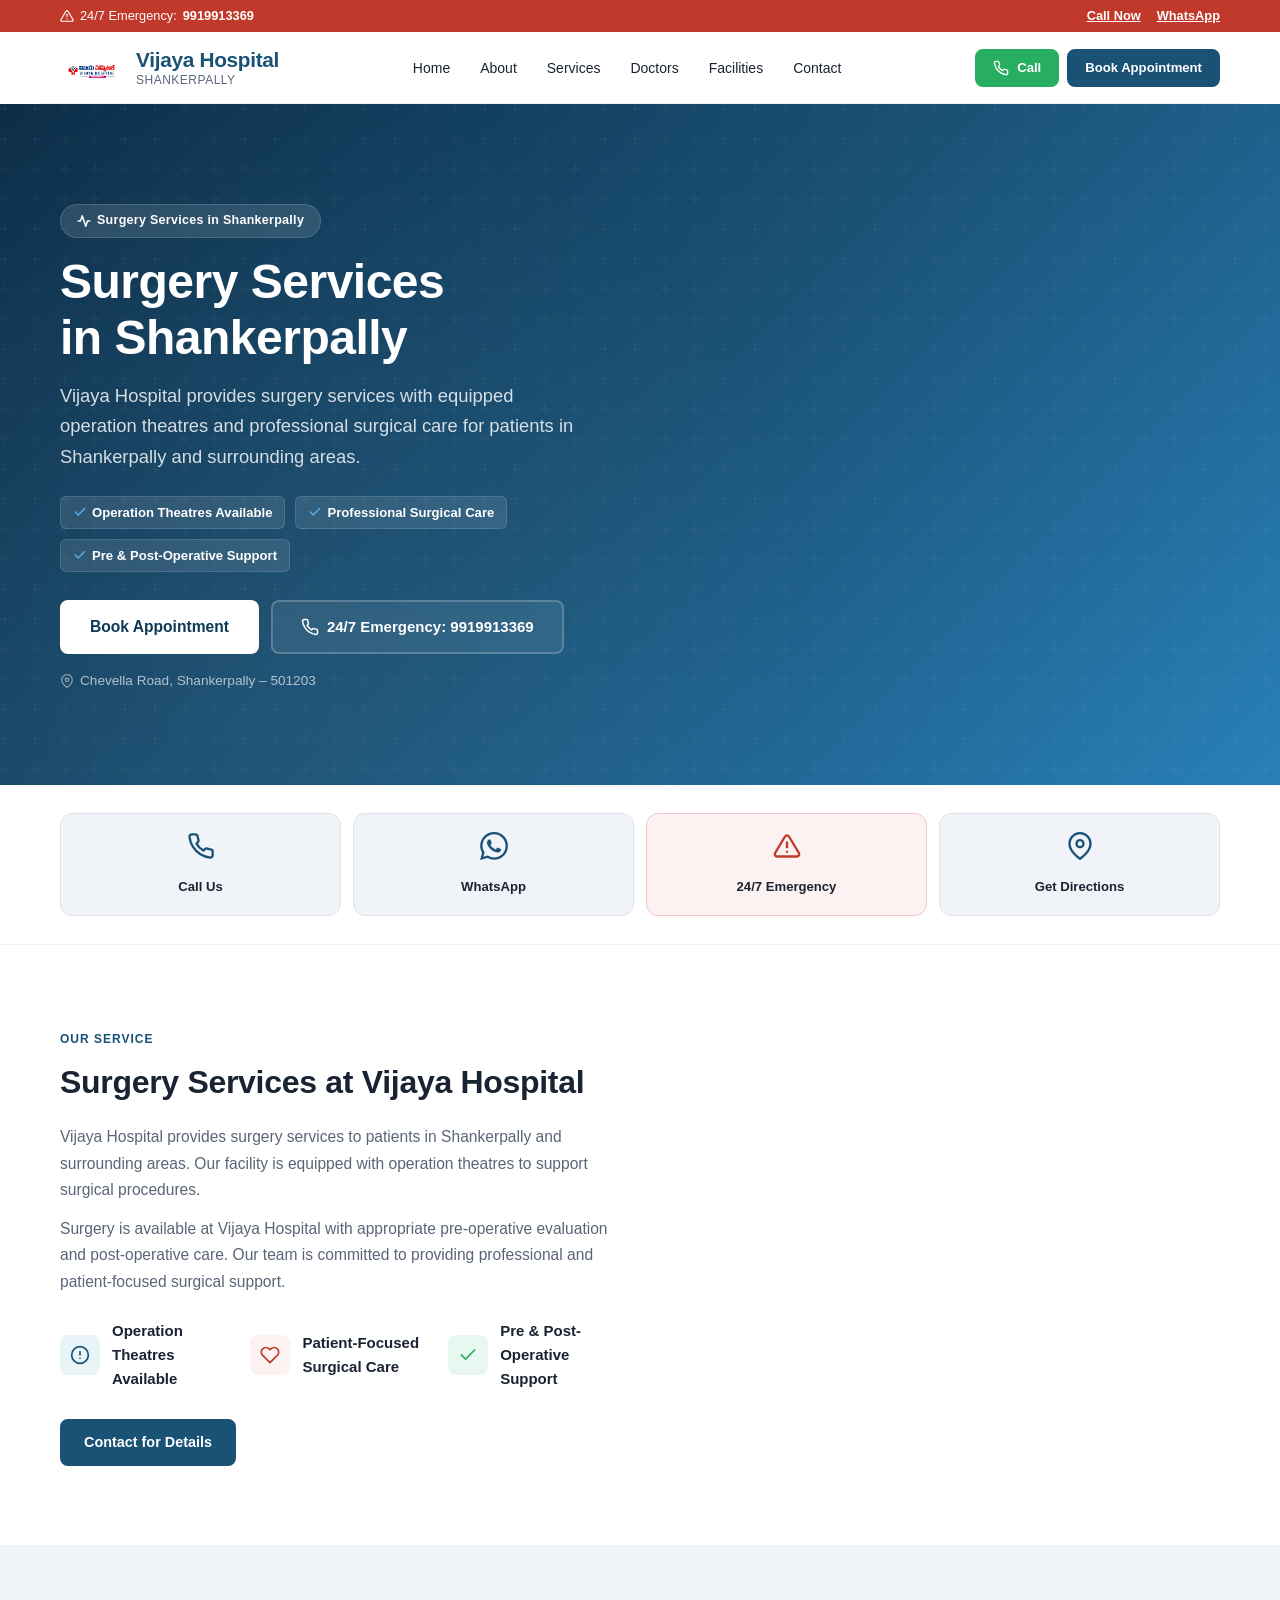
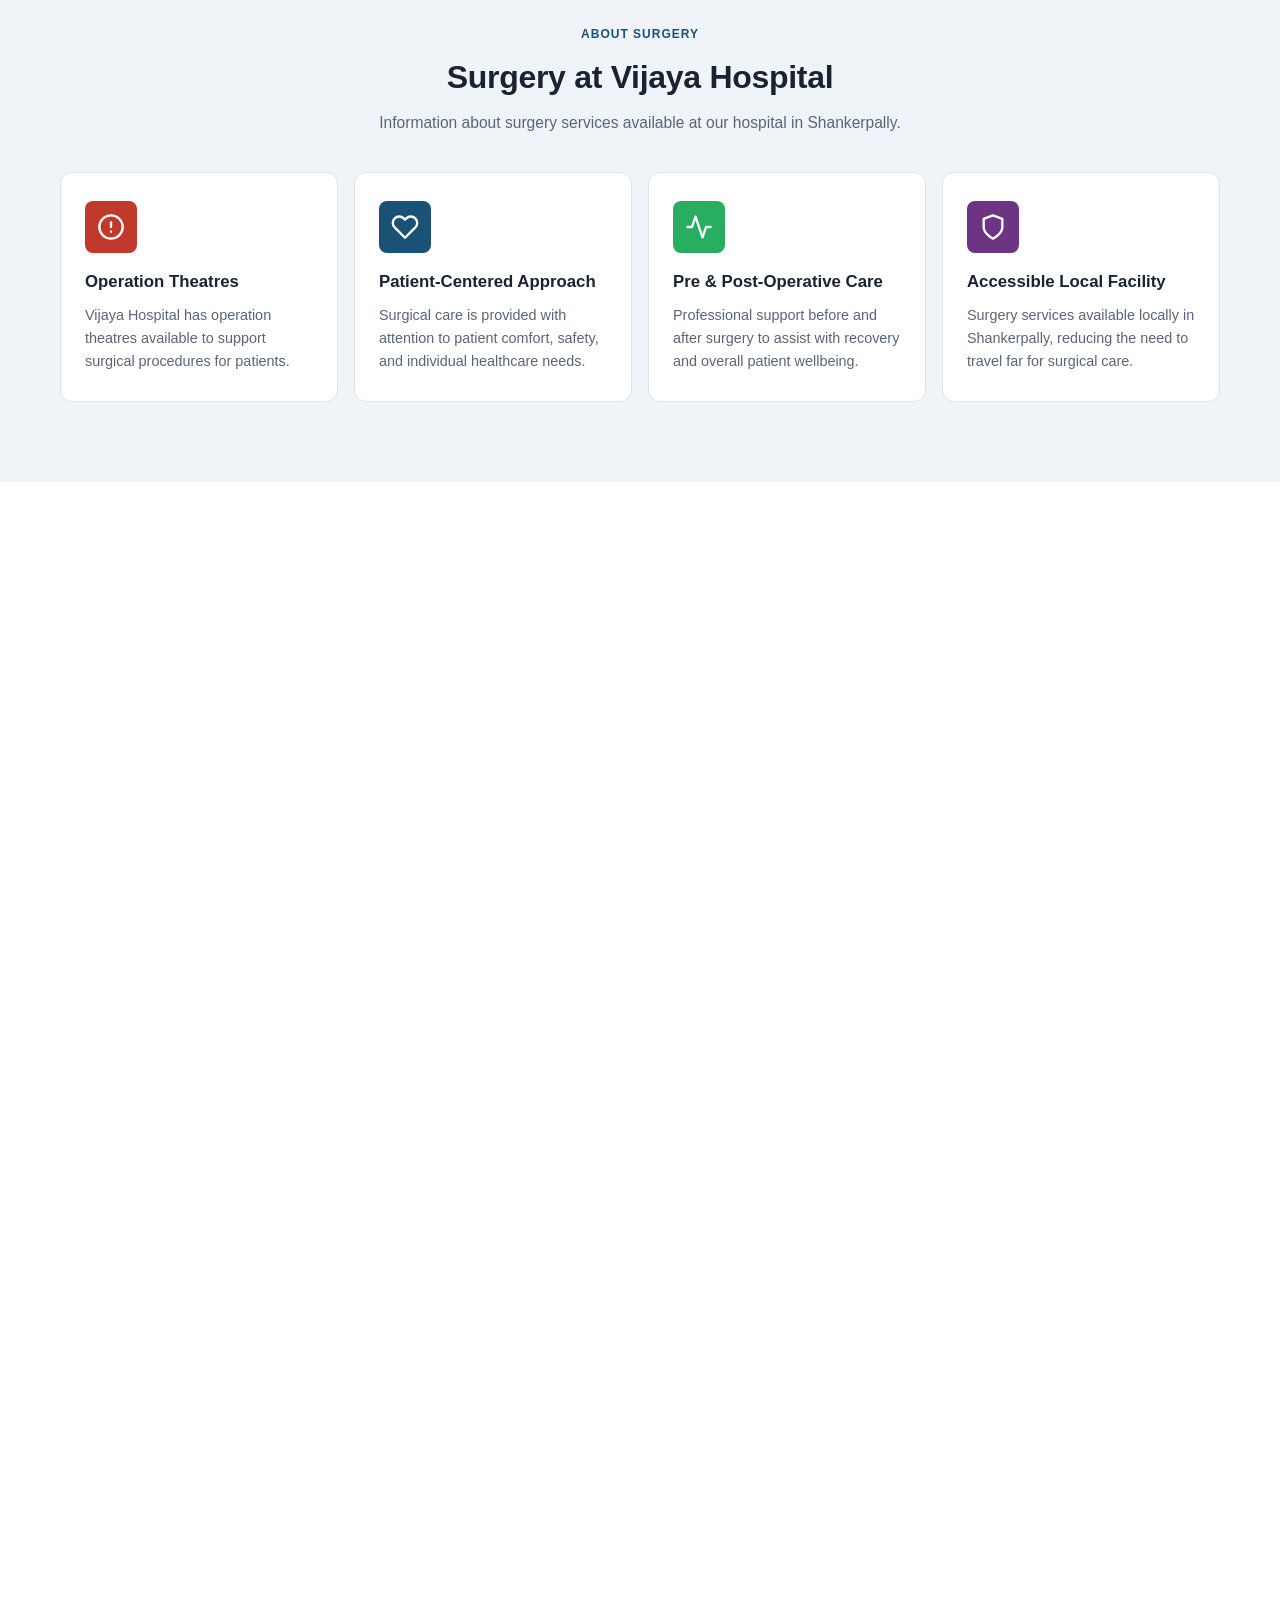
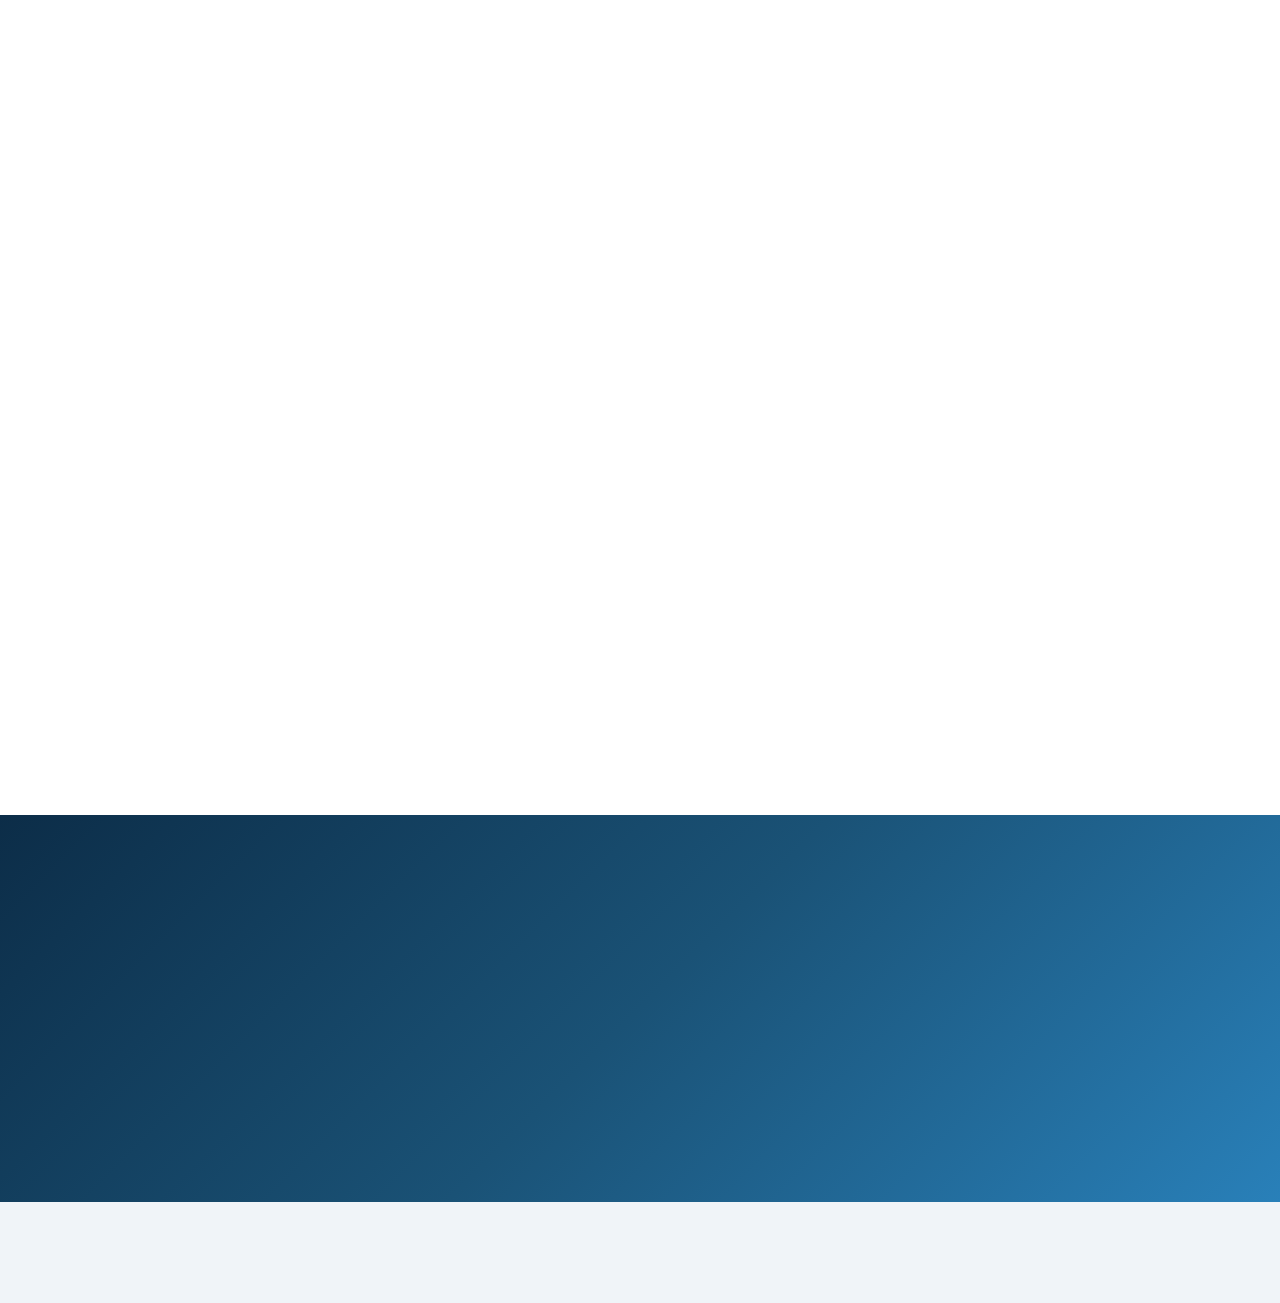
<file: surgery/index.html>
<!DOCTYPE html>
<html lang="en">
<head>
    <meta charset="UTF-8">
    <meta name="viewport" content="width=device-width, initial-scale=1.0">
    <title>Surgery Services in Shankerpally | Vijaya Hospital</title>
    <meta name="description" content="Vijaya Hospital offers surgery services in Shankarpally with equipped operation theatres and professional surgical care. Book an appointment today.">
    <meta name="keywords" content="surgery Shankarpally, operation theatre Shankerpally, Vijaya Hospital surgery, surgical services Telangana, general surgery Shankerpally">
    <meta name="author" content="Vijaya Hospital">
    <meta name="robots" content="index, follow">
    <meta property="og:title" content="Surgery Services in Shankerpally | Vijaya Hospital">
    <meta property="og:description" content="Vijaya Hospital offers surgery services in Shankarpally with equipped operation theatres and professional surgical care.">
    <meta property="og:type" content="website">
    <meta property="og:site_name" content="Vijaya Hospital">
    <meta property="og:locale" content="en_IN">
    <meta name="twitter:card" content="summary">
    <meta name="twitter:title" content="Surgery Services in Shankerpally | Vijaya Hospital">
    <meta name="twitter:description" content="Vijaya Hospital offers surgery services in Shankarpally with equipped operation theatres and professional surgical care.">
    <link rel="icon" type="image/png" href="/favicon.png">

    <link rel="canonical" href="https://vijayahospital.pages.dev/surgery/">
    <link rel="stylesheet" href="../css/style.css">
    <!-- Google Tag Manager -->
    <script>(function(w,d,s,l,i){w[l]=w[l]||[];w[l].push({'gtm.start':
    new Date().getTime(),event:'gtm.js'});var f=d.getElementsByTagName(s)[0],
    j=d.createElement(s),dl=l!='dataLayer'?'&l='+l:'';j.async=true;j.src=
    'https://www.googletagmanager.com/gtm.js?id='+i+dl;f.parentNode.insertBefore(j,f);
    })(window,document,'script','dataLayer','GTM-T2W6V6Z4');</script>
    <!-- End Google Tag Manager -->
    <link rel="preconnect" href="https://fonts.googleapis.com">
    <link rel="preconnect" href="https://fonts.gstatic.com" crossorigin>
    <link href="https://fonts.googleapis.com/css2?family=Inter:wght@400;500;600;700&display=swap" rel="media" onload="this.media='all'">
    <noscript><link href="https://fonts.googleapis.com/css2?family=Inter:wght@400;500;600;700&display=swap" rel="stylesheet"></noscript>
    <!-- Structured Data -->
    <script type="application/ld+json">
    {
        "@context": "https://schema.org",
        "@type": "Hospital",
        "name": "Vijaya Hospital",
        "description": "Vijaya Hospital provides surgery services and healthcare in Shankerpally, Telangana.",
        "url": "https://vijayahospital.pages.dev",
        "telephone": ["+919919913369", "+919559399199"],
        "email": "vijayahospital.23@gmail.com",
        "address": {
            "@type": "PostalAddress",
            "streetAddress": "4-23/A/1, Fathepur(V), Beside HP Petrol Pump, Chevella Road",
            "addressLocality": "Shankerpally",
            "addressRegion": "Telangana",
            "postalCode": "501203",
            "addressCountry": "IN"
        },
        "geo": {
            "@type": "GeoCoordinates",
            "latitude": "17.2",
            "longitude": "78.2"
        },
        "medicalSpecialty": "Surgery",
        "availableService": {
            "@type": "MedicalProcedure",
            "name": "Surgery Services",
            "procedureType": "Surgical"
        },
        "hasMap": "https://maps.google.com/?q=Vijaya+Hospital+Shankerpally",
        "openingHoursSpecification": {
            "@type": "OpeningHoursSpecification",
            "dayOfWeek": ["Monday", "Tuesday", "Wednesday", "Thursday", "Friday", "Saturday", "Sunday"],
            "opens": "00:00",
            "closes": "23:59"
        }
    }
    </script>
</head>
<body>
    <!-- Google Tag Manager (noscript) -->
    <noscript><iframe src="https://www.googletagmanager.com/ns.html?id=GTM-T2W6V6Z4"
    height="0" width="0" style="display:none;visibility:hidden"></iframe></noscript>
    <!-- End Google Tag Manager (noscript) -->

    <!-- Header -->
    <header class="header" id="header">
        <div class="header-emergency-strip">
            <div class="container header-emergency-inner">
                <span class="header-emergency-text">
                    <svg width="14" height="14" viewBox="0 0 24 24" fill="none" stroke="currentColor" stroke-width="2" stroke-linecap="round" stroke-linejoin="round"><path d="M10.29 3.86L1.82 18a2 2 0 0 0 1.71 3h16.94a2 2 0 0 0 1.71-3L13.71 3.86a2 2 0 0 0-3.42 0z"></path><line x1="12" y1="9" x2="12" y2="13"></line><line x1="12" y1="17" x2="12.01" y2="17"></line></svg>
                    24/7 Emergency: <a href="tel:+919919913369">9919913369</a>
                </span>
                <div class="header-emergency-actions">
                    <a href="tel:+919919913369" class="header-emergency-link">Call Now</a>
                    <a href="https://wa.me/919919913369" class="header-emergency-link" target="_blank" rel="noopener">WhatsApp</a>
                </div>
            </div>
        </div>
        <div class="container header-main">
            <a href="../index.html" class="logo" aria-label="Vijaya Hospital Home">
                <img src="../assets/images/logo.png" alt="Vijaya Hospital Shankerpally logo" width="60" height="60">
                <div class="logo-text">
                    <span class="logo-name">Vijaya Hospital</span>
                    <span class="logo-tagline">Shankerpally</span>
                </div>
            </a>
            <nav class="nav" id="nav" aria-label="Main navigation">
                <ul class="nav-list" id="navList">
                    <li><a href="../index.html" class="nav-link">Home</a></li>
                    <li><a href="../index.html#about" class="nav-link">About</a></li>
                    <li><a href="../index.html#services" class="nav-link">Services</a></li>
                    <li><a href="../index.html#medical-team" class="nav-link">Doctors</a></li>
                    <li><a href="../index.html#facilities" class="nav-link">Facilities</a></li>
                    <li><a href="../contact/" class="nav-link">Contact</a></li>
                </ul>
            </nav>
            <div class="header-actions">
                <a href="tel:+919919913369" class="btn btn-call" aria-label="Call Vijaya Hospital">
                    <svg width="16" height="16" viewBox="0 0 24 24" fill="none" stroke="currentColor" stroke-width="2" stroke-linecap="round" stroke-linejoin="round"><path d="M22 16.92v3a2 2 0 0 1-2.18 2 19.79 19.79 0 0 1-8.63-3.07 19.5 19.5 0 0 1-6-6 19.79 19.79 0 0 1-3.07-8.67A2 2 0 0 1 4.11 2h3a2 2 0 0 1 2 1.72c.127.96.361 1.903.7 2.81a2 2 0 0 1-.45 2.11L8.09 9.91a16 16 0 0 0 6 6l1.27-1.27a2 2 0 0 1 2.11-.45c.907.339 1.85.573 2.81.7A2 2 0 0 1 22 16.92z"></path></svg>
                    Call
                </a>
                <a href="tel:+919919913369" class="btn btn-primary">Book Appointment</a>
            </div>
            <button class="hamburger" id="hamburger" aria-label="Toggle navigation menu" aria-expanded="false">
                <span class="hamburger-line"></span>
                <span class="hamburger-line"></span>
                <span class="hamburger-line"></span>
            </button>
        </div>
    </header>

    <main>

        <!-- Hero Section -->
        <section class="hero" id="home">
            <div class="hero-overlay"></div>
            <div class="container hero-inner">
                <div class="hero-content">
                    <span class="hero-badge">
                        <svg width="14" height="14" viewBox="0 0 24 24" fill="none" stroke="currentColor" stroke-width="2.5" stroke-linecap="round" stroke-linejoin="round"><path d="M22 12h-4l-3 9L9 3l-3 9H2"></path></svg>
                        Surgery Services in Shankerpally
                    </span>
                    <h1 class="hero-title">Surgery Services<br>in Shankerpally</h1>
                    <p class="hero-subtitle">Vijaya Hospital provides surgery services with equipped operation theatres and professional surgical care for patients in Shankerpally and surrounding areas.</p>
                    <div class="hero-features">
                        <span class="hero-feature">
                            <svg width="14" height="14" viewBox="0 0 24 24" fill="none" stroke="currentColor" stroke-width="2.5" stroke-linecap="round" stroke-linejoin="round"><polyline points="20 6 9 17 4 12"></polyline></svg>
                            Operation Theatres Available
                        </span>
                        <span class="hero-feature">
                            <svg width="14" height="14" viewBox="0 0 24 24" fill="none" stroke="currentColor" stroke-width="2.5" stroke-linecap="round" stroke-linejoin="round"><polyline points="20 6 9 17 4 12"></polyline></svg>
                            Professional Surgical Care
                        </span>
                        <span class="hero-feature">
                            <svg width="14" height="14" viewBox="0 0 24 24" fill="none" stroke="currentColor" stroke-width="2.5" stroke-linecap="round" stroke-linejoin="round"><polyline points="20 6 9 17 4 12"></polyline></svg>
                            Pre &amp; Post-Operative Support
                        </span>
                    </div>
                    <div class="hero-buttons">
                        <a href="tel:+919919913369" class="btn btn-primary btn-lg">Book Appointment</a>
                        <a href="tel:+919919913369" class="btn btn-emergency-lg">
                            <svg width="18" height="18" viewBox="0 0 24 24" fill="none" stroke="currentColor" stroke-width="2" stroke-linecap="round" stroke-linejoin="round"><path d="M22 16.92v3a2 2 0 0 1-2.18 2 19.79 19.79 0 0 1-8.63-3.07 19.5 19.5 0 0 1-6-6 19.79 19.79 0 0 1-3.07-8.67A2 2 0 0 1 4.11 2h3a2 2 0 0 1 2 1.72c.127.96.361 1.903.7 2.81a2 2 0 0 1-.45 2.11L8.09 9.91a16 16 0 0 0 6 6l1.27-1.27a2 2 0 0 1 2.11-.45c.907.339 1.85.573 2.81.7A2 2 0 0 1 22 16.92z"></path></svg>
                            24/7 Emergency: 9919913369
                        </a>
                    </div>
                    <div class="hero-location">
                        <svg width="14" height="14" viewBox="0 0 24 24" fill="none" stroke="currentColor" stroke-width="2" stroke-linecap="round" stroke-linejoin="round"><path d="M21 10c0 7-9 13-9 13s-9-6-9-13a9 9 0 0 1 18 0z"></path><circle cx="12" cy="10" r="3"></circle></svg>
                        Chevella Road, Shankerpally &ndash; 501203
                    </div>
                </div>
            </div>
        </section>

        <!-- Quick Actions -->
        <section class="quick-actions">
            <div class="container">
                <div class="quick-actions-grid">
                    <a href="tel:+919919913369" class="quick-action-card">
                        <div class="quick-action-icon">
                            <svg width="28" height="28" viewBox="0 0 24 24" fill="none" stroke="currentColor" stroke-width="2" stroke-linecap="round" stroke-linejoin="round"><path d="M22 16.92v3a2 2 0 0 1-2.18 2 19.79 19.79 0 0 1-8.63-3.07 19.5 19.5 0 0 1-6-6 19.79 19.79 0 0 1-3.07-8.67A2 2 0 0 1 4.11 2h3a2 2 0 0 1 2 1.72c.127.96.361 1.903.7 2.81a2 2 0 0 1-.45 2.11L8.09 9.91a16 16 0 0 0 6 6l1.27-1.27a2 2 0 0 1 2.11-.45c.907.339 1.85.573 2.81.7A2 2 0 0 1 22 16.92z"></path></svg>
                        </div>
                        <span class="quick-action-label">Call Us</span>
                    </a>
                    <a href="https://wa.me/919919913369" class="quick-action-card" target="_blank" rel="noopener">
                        <div class="quick-action-icon">
                            <svg width="28" height="28" viewBox="0 0 24 24" fill="currentColor"><path d="M17.472 14.382c-.297-.149-1.758-.867-2.03-.967-.273-.099-.471-.148-.67.15-.197.297-.767.966-.94 1.164-.173.199-.347.223-.644.075-.297-.15-1.255-.463-2.39-1.475-.883-.788-1.48-1.761-1.653-2.059-.173-.297-.018-.458.13-.606.134-.133.298-.347.446-.52.149-.174.198-.298.298-.497.099-.198.05-.371-.025-.52-.075-.149-.669-1.612-.916-2.207-.242-.579-.487-.5-.669-.51-.173-.008-.371-.01-.57-.01-.198 0-.52.074-.792.372-.272.297-1.04 1.016-1.04 2.479 0 1.462 1.065 2.875 1.213 3.074.149.198 2.096 3.2 5.077 4.487.709.306 1.262.489 1.694.625.712.227 1.36.195 1.871.118.571-.085 1.758-.719 2.006-1.413.248-.694.248-1.289.173-1.413-.074-.124-.272-.198-.57-.347m-5.421 7.403h-.004a9.87 9.87 0 01-5.031-1.378l-.361-.214-3.741.982.998-3.648-.235-.374a9.86 9.86 0 01-1.51-5.26c.001-5.45 4.436-9.884 9.888-9.884 2.64 0 5.122 1.03 6.988 2.898a9.825 9.825 0 012.893 6.994c-.003 5.45-4.437 9.884-9.885 9.884m8.413-18.297A11.815 11.815 0 0012.05 0C5.495 0 .16 5.335.157 11.892c0 2.096.547 4.142 1.588 5.945L.057 24l6.305-1.654a11.882 11.882 0 005.683 1.448h.005c6.554 0 11.89-5.335 11.893-11.893a11.821 11.821 0 00-3.48-8.413z"/></svg>
                        </div>
                        <span class="quick-action-label">WhatsApp</span>
                    </a>
                    <a href="tel:+919919913369" class="quick-action-card quick-action-emergency">
                        <div class="quick-action-icon">
                            <svg width="28" height="28" viewBox="0 0 24 24" fill="none" stroke="currentColor" stroke-width="2" stroke-linecap="round" stroke-linejoin="round"><path d="M10.29 3.86L1.82 18a2 2 0 0 0 1.71 3h16.94a2 2 0 0 0 1.71-3L13.71 3.86a2 2 0 0 0-3.42 0z"></path><line x1="12" y1="9" x2="12" y2="13"></line><line x1="12" y1="17" x2="12.01" y2="17"></line></svg>
                        </div>
                        <span class="quick-action-label">24/7 Emergency</span>
                    </a>
                    <a href="https://maps.google.com/?q=Vijaya+Hospital+Shankerpally" class="quick-action-card" target="_blank" rel="noopener">
                        <div class="quick-action-icon">
                            <svg width="28" height="28" viewBox="0 0 24 24" fill="none" stroke="currentColor" stroke-width="2" stroke-linecap="round" stroke-linejoin="round"><path d="M21 10c0 7-9 13-9 13s-9-6-9-13a9 9 0 0 1 18 0z"></path><circle cx="12" cy="10" r="3"></circle></svg>
                        </div>
                        <span class="quick-action-label">Get Directions</span>
                    </a>
                </div>
            </div>
        </section>

        <!-- About Surgery Services -->
        <section class="about" id="about">
            <div class="container">
                <div class="about-content">
                    <div class="about-text">
                        <span class="section-tag">Our Service</span>
                        <h2>Surgery Services at Vijaya Hospital</h2>
                        <p>Vijaya Hospital provides surgery services to patients in Shankerpally and surrounding areas. Our facility is equipped with operation theatres to support surgical procedures.</p>
                        <p>Surgery is available at Vijaya Hospital with appropriate pre-operative evaluation and post-operative care. Our team is committed to providing professional and patient-focused surgical support.</p>
                        <div class="about-highlights">
                            <div class="about-highlight">
                                <div class="about-highlight-icon">
                                    <svg width="20" height="20" viewBox="0 0 24 24" fill="none" stroke="currentColor" stroke-width="2" stroke-linecap="round" stroke-linejoin="round"><circle cx="12" cy="12" r="10"></circle><line x1="12" y1="8" x2="12" y2="12"></line><line x1="12" y1="16" x2="12.01" y2="16"></line></svg>
                                </div>
                                <span>Operation Theatres Available</span>
                            </div>
                            <div class="about-highlight">
                                <div class="about-highlight-icon about-highlight-icon--emergency">
                                    <svg width="20" height="20" viewBox="0 0 24 24" fill="none" stroke="currentColor" stroke-width="2" stroke-linecap="round" stroke-linejoin="round"><path d="M20.84 4.61a5.5 5.5 0 0 0-7.78 0L12 5.67l-1.06-1.06a5.5 5.5 0 0 0-7.78 7.78l1.06 1.06L12 21.23l7.78-7.78 1.06-1.06a5.5 5.5 0 0 0 0-7.78z"></path></svg>
                                </div>
                                <span>Patient-Focused Surgical Care</span>
                            </div>
                            <div class="about-highlight">
                                <div class="about-highlight-icon about-highlight-icon--accessible">
                                    <svg width="20" height="20" viewBox="0 0 24 24" fill="none" stroke="currentColor" stroke-width="2" stroke-linecap="round" stroke-linejoin="round"><polyline points="20 6 9 17 4 12"></polyline></svg>
                                </div>
                                <span>Pre &amp; Post-Operative Support</span>
                            </div>
                        </div>
                        <a href="tel:+919919913369" class="btn btn-primary">Contact for Details</a>
                    </div>
                </div>
            </div>
        </section>

        <!-- Surgery Information -->
        <section class="why-choose" id="surgery-info">
            <div class="container">
                <span class="section-tag section-tag--center">About Surgery</span>
                <h2>Surgery at Vijaya Hospital</h2>
                <p class="section-subtitle">Information about surgery services available at our hospital in Shankerpally.</p>
                <div class="why-grid">
                    <div class="why-card">
                        <div class="why-icon why-icon--emergency">
                            <svg width="28" height="28" viewBox="0 0 24 24" fill="none" stroke="currentColor" stroke-width="2" stroke-linecap="round" stroke-linejoin="round"><circle cx="12" cy="12" r="10"></circle><line x1="12" y1="8" x2="12" y2="12"></line><line x1="12" y1="16" x2="12.01" y2="16"></line></svg>
                        </div>
                        <h3>Operation Theatres</h3>
                        <p>Vijaya Hospital has operation theatres available to support surgical procedures for patients.</p>
                    </div>
                    <div class="why-card">
                        <div class="why-icon why-icon--care">
                            <svg width="28" height="28" viewBox="0 0 24 24" fill="none" stroke="currentColor" stroke-width="2" stroke-linecap="round" stroke-linejoin="round"><path d="M20.84 4.61a5.5 5.5 0 0 0-7.78 0L12 5.67l-1.06-1.06a5.5 5.5 0 0 0-7.78 7.78l1.06 1.06L12 21.23l7.78-7.78 1.06-1.06a5.5 5.5 0 0 0 0-7.78z"></path></svg>
                        </div>
                        <h3>Patient-Centered Approach</h3>
                        <p>Surgical care is provided with attention to patient comfort, safety, and individual healthcare needs.</p>
                    </div>
                    <div class="why-card">
                        <div class="why-icon why-icon--local">
                            <svg width="28" height="28" viewBox="0 0 24 24" fill="none" stroke="currentColor" stroke-width="2" stroke-linecap="round" stroke-linejoin="round"><path d="M22 12h-4l-3 9L9 3l-3 9H2"></path></svg>
                        </div>
                        <h3>Pre &amp; Post-Operative Care</h3>
                        <p>Professional support before and after surgery to assist with recovery and overall patient wellbeing.</p>
                    </div>
                    <div class="why-card">
                        <div class="why-icon why-icon--trusted">
                            <svg width="28" height="28" viewBox="0 0 24 24" fill="none" stroke="currentColor" stroke-width="2" stroke-linecap="round" stroke-linejoin="round"><path d="M12 22s8-4 8-10V5l-8-3-8 3v7c0 6 8 10 8 10z"></path></svg>
                        </div>
                        <h3>Accessible Local Facility</h3>
                        <p>Surgery services available locally in Shankerpally, reducing the need to travel far for surgical care.</p>
                    </div>
                </div>
            </div>
        </section>

        <!-- Related Services -->
        <section class="services" id="services">
            <div class="container">
                <span class="section-tag section-tag--center">Related Services</span>
                <h2>Other Healthcare Services</h2>
                <p class="section-subtitle">Vijaya Hospital provides a range of healthcare services for patients in Shankerpally.</p>
                <div class="services-grid">
                    <div class="service-card">
                        <div class="service-icon service-icon--emergency">
                            <svg width="28" height="28" viewBox="0 0 24 24" fill="none" stroke="currentColor" stroke-width="2" stroke-linecap="round" stroke-linejoin="round"><path d="M10.29 3.86L1.82 18a2 2 0 0 0 1.71 3h16.94a2 2 0 0 0 1.71-3L13.71 3.86a2 2 0 0 0-3.42 0z"></path><line x1="12" y1="9" x2="12" y2="13"></line><line x1="12" y1="17" x2="12.01" y2="17"></line></svg>
                        </div>
                        <h3>24/7 Emergency Care</h3>
                        <p>Immediate medical assistance and emergency care whenever you need it.</p>
                    </div>
                    <div class="service-card">
                        <div class="service-icon">
                            <svg width="28" height="28" viewBox="0 0 24 24" fill="none" stroke="currentColor" stroke-width="2" stroke-linecap="round" stroke-linejoin="round"><path d="M22 12h-4l-3 9L9 3l-3 9H2"></path></svg>
                        </div>
                        <h3>General Medicine</h3>
                        <p>Diagnosis and treatment for common illnesses, infections, and general health conditions.</p>
                    </div>
                    <div class="service-card">
                        <div class="service-icon service-icon--diagnostic">
                            <svg width="28" height="28" viewBox="0 0 24 24" fill="none" stroke="currentColor" stroke-width="2" stroke-linecap="round" stroke-linejoin="round"><rect x="2" y="7" width="20" height="14" rx="2" ry="2"></rect><path d="M16 21V5a2 2 0 0 0-2-2h-4a2 2 0 0 0-2 2v16"></path></svg>
                        </div>
                        <h3>Diagnostic Services</h3>
                        <p>Essential diagnostic support to help doctors identify and manage health conditions.</p>
                    </div>
                </div>
                <div class="services-cta">
                    <a href="../index.html#services" class="btn btn-outline">View All Services</a>
                </div>
            </div>
        </section>

        <!-- Emergency CTA -->
        <section class="emergency-cta">
            <div class="container">
                <h2>Need Surgery Consultation?</h2>
                <p>For appointments or to learn more about surgery services, get in touch with Vijaya Hospital in Shankerpally.</p>
                <div class="emergency-cta-badge">
                    <svg width="18" height="18" viewBox="0 0 24 24" fill="none" stroke="currentColor" stroke-width="2" stroke-linecap="round" stroke-linejoin="round"><path d="M10.29 3.86L1.82 18a2 2 0 0 0 1.71 3h16.94a2 2 0 0 0 1.71-3L13.71 3.86a2 2 0 0 0-3.42 0z"></path><line x1="12" y1="9" x2="12" y2="13"></line><line x1="12" y1="17" x2="12.01" y2="17"></line></svg>
                    24/7 Emergency Support
                </div>
                <div class="emergency-cta-buttons">
                    <a href="tel:+919919913369" class="btn btn-cta-primary">
                        <svg width="18" height="18" viewBox="0 0 24 24" fill="none" stroke="currentColor" stroke-width="2" stroke-linecap="round" stroke-linejoin="round"><path d="M22 16.92v3a2 2 0 0 1-2.18 2 19.79 19.79 0 0 1-8.63-3.07 19.5 19.5 0 0 1-6-6 19.79 19.79 0 0 1-3.07-8.67A2 2 0 0 1 4.11 2h3a2 2 0 0 1 2 1.72c.127.96.361 1.903.7 2.81a2 2 0 0 1-.45 2.11L8.09 9.91a16 16 0 0 0 6 6l1.27-1.27a2 2 0 0 1 2.11-.45c.907.339 1.85.573 2.81.7A2 2 0 0 1 22 16.92z"></path></svg>
                        Call Now
                    </a>
                    <a href="https://wa.me/919919913369" class="btn btn-cta-secondary" target="_blank" rel="noopener">
                        <svg width="18" height="18" viewBox="0 0 24 24" fill="currentColor"><path d="M17.472 14.382c-.297-.149-1.758-.867-2.03-.967-.273-.099-.471-.148-.67.15-.197.297-.767.966-.94 1.164-.173.199-.347.223-.644.075-.297-.15-1.255-.463-2.39-1.475-.883-.788-1.48-1.761-1.653-2.059-.173-.297-.018-.458.13-.606.134-.133.298-.347.446-.52.149-.174.198-.298.298-.497.099-.198.05-.371-.025-.52-.075-.149-.669-1.612-.916-2.207-.242-.579-.487-.5-.669-.51-.173-.008-.371-.01-.57-.01-.198 0-.52.074-.792.372-.272.297-1.04 1.016-1.04 2.479 0 1.462 1.065 2.875 1.213 3.074.149.198 2.096 3.2 5.077 4.487.709.306 1.262.489 1.694.625.712.227 1.36.195 1.871.118.571-.085 1.758-.719 2.006-1.413.248-.694.248-1.289.173-1.413-.074-.124-.272-.198-.57-.347m-5.421 7.403h-.004a9.87 9.87 0 01-5.031-1.378l-.361-.214-3.741.982.998-3.648-.235-.374a9.86 9.86 0 01-1.51-5.26c.001-5.45 4.436-9.884 9.888-9.884 2.64 0 5.122 1.03 6.988 2.898a9.825 9.825 0 012.893 6.994c-.003 5.45-4.437 9.884-9.885 9.884m8.413-18.297A11.815 11.815 0 0012.05 0C5.495 0 .16 5.335.157 11.892c0 2.096.547 4.142 1.588 5.945L.057 24l6.305-1.654a11.882 11.882 0 005.683 1.448h.005c6.554 0 11.89-5.335 11.893-11.893a11.821 11.821 0 00-3.48-8.413z"/></svg>
                        WhatsApp Us
                    </a>
                </div>
            </div>
        </section>

        <!-- Contact / Location -->
        <section class="location" id="contact">
            <div class="container">
                <span class="section-tag section-tag--center">Get in Touch</span>
                <h2>Contact Vijaya Hospital</h2>
                <p class="section-subtitle">Conveniently located on Chevella Road, Shankerpally</p>
                <div class="location-grid">
                    <div class="location-details">
                        <h3>Vijaya Hospital</h3>
                        <address>
                            <p>
                                <svg width="18" height="18" viewBox="0 0 24 24" fill="none" stroke="currentColor" stroke-width="2" stroke-linecap="round" stroke-linejoin="round"><path d="M21 10c0 7-9 13-9 13s-9-6-9-13a9 9 0 0 1 18 0z"></path><circle cx="12" cy="10" r="3"></circle></svg>
                                4-23/A/1, Fathepur (V), Beside HP Petrol Pump,<br>
                                Chevella Road, Shankerpally - 501203,<br>
                                Rangareddy District, Telangana, India.
                            </p>
                            <p>
                                <svg width="18" height="18" viewBox="0 0 24 24" fill="none" stroke="currentColor" stroke-width="2" stroke-linecap="round" stroke-linejoin="round"><path d="M22 16.92v3a2 2 0 0 1-2.18 2 19.79 19.79 0 0 1-8.63-3.07 19.5 19.5 0 0 1-6-6 19.79 19.79 0 0 1-3.07-8.67A2 2 0 0 1 4.11 2h3a2 2 0 0 1 2 1.72c.127.96.361 1.903.7 2.81a2 2 0 0 1-.45 2.11L8.09 9.91a16 16 0 0 0 6 6l1.27-1.27a2 2 0 0 1 2.11-.45c.907.339 1.85.573 2.81.7A2 2 0 0 1 22 16.92z"></path></svg>
                                <a href="tel:+919919913369">9919913369</a> / <a href="tel:+919559399199">9559399199</a>
                            </p>
                            <p>
                                <svg width="18" height="18" viewBox="0 0 24 24" fill="none" stroke="currentColor" stroke-width="2" stroke-linecap="round" stroke-linejoin="round"><path d="M4 4h16c1.1 0 2 .9 2 2v12c0 1.1-.9 2-2 2H4c-1.1 0-2-.9-2-2V6c0-1.1.9-2 2-2z"></path><polyline points="22,6 12,13 2,6"></polyline></svg>
                                <a href="mailto:vijayahospital.23@gmail.com">vijayahospital.23@gmail.com</a>
                            </p>
                        </address>
                        <a href="https://maps.google.com/?q=Vijaya+Hospital+Shankerpally" class="btn btn-primary" target="_blank" rel="noopener">
                            <svg width="16" height="16" viewBox="0 0 24 24" fill="none" stroke="currentColor" stroke-width="2" stroke-linecap="round" stroke-linejoin="round"><path d="M21 10c0 7-9 13-9 13s-9-6-9-13a9 9 0 0 1 18 0z"></path><circle cx="12" cy="10" r="3"></circle></svg>
                            Get Directions on Google Maps
                        </a>
                        <div class="contact-hours">
                            <h4>Opening Hours</h4>
                            <p>Emergency: 24/7 &bull; All days</p>
                            <p>Contact for OPD &amp; surgery consultation timings</p>
                        </div>
                    </div>
                    <div class="location-map">
                        <iframe src="https://www.google.com/maps/embed?pb=!1m18!1m12!1m3!1d3806.0!2d78.2!3d17.2!2m3!1f0!2f0!3f0!3m2!1i1024!2i768!4f13.1!3m3!1m2!1s0x0%3A0x0!2zVGlqYXlhIEhvc3BpdGFsIFNoYW5rYXJwYWxseQ!5e0!3m2!1sen!2sin!4v1700000000000" width="100%" height="400" style="border:0; border-radius: 8px;" allowfullscreen="" loading="lazy" referrerpolicy="no-referrer-when-downgrade" title="Vijaya Hospital location on Google Maps"></iframe>
                    </div>
                </div>
            </div>
        </section>

        <!-- Final CTA -->
        <section class="final-cta">
            <div class="container">
                <h2>Need Surgery Services? We're Here to Help.</h2>
                <p>Reach out to us for surgery consultation, appointments, or general enquiries.</p>
                <div class="cta-buttons">
                    <a href="tel:+919919913369" class="btn btn-cta-primary">
                        <svg width="18" height="18" viewBox="0 0 24 24" fill="none" stroke="currentColor" stroke-width="2" stroke-linecap="round" stroke-linejoin="round"><path d="M22 16.92v3a2 2 0 0 1-2.18 2 19.79 19.79 0 0 1-8.63-3.07 19.5 19.5 0 0 1-6-6 19.79 19.79 0 0 1-3.07-8.67A2 2 0 0 1 4.11 2h3a2 2 0 0 1 2 1.72c.127.96.361 1.903.7 2.81a2 2 0 0 1-.45 2.11L8.09 9.91a16 16 0 0 0 6 6l1.27-1.27a2 2 0 0 1 2.11-.45c.907.339 1.85.573 2.81.7A2 2 0 0 1 22 16.92z"></path></svg>
                        Call Now
                    </a>
                    <a href="https://wa.me/919919913369" class="btn btn-cta-whatsapp" target="_blank" rel="noopener">
                        <svg width="18" height="18" viewBox="0 0 24 24" fill="currentColor"><path d="M17.472 14.382c-.297-.149-1.758-.867-2.03-.967-.273-.099-.471-.148-.67.15-.197.297-.767.966-.94 1.164-.173.199-.347.223-.644.075-.297-.15-1.255-.463-2.39-1.475-.883-.788-1.48-1.761-1.653-2.059-.173-.297-.018-.458.13-.606.134-.133.298-.347.446-.52.149-.174.198-.298.298-.497.099-.198.05-.371-.025-.52-.075-.149-.669-1.612-.916-2.207-.242-.579-.487-.5-.669-.51-.173-.008-.371-.01-.57-.01-.198 0-.52.074-.792.372-.272.297-1.04 1.016-1.04 2.479 0 1.462 1.065 2.875 1.213 3.074.149.198 2.096 3.2 5.077 4.487.709.306 1.262.489 1.694.625.712.227 1.36.195 1.871.118.571-.085 1.758-.719 2.006-1.413.248-.694.248-1.289.173-1.413-.074-.124-.272-.198-.57-.347m-5.421 7.403h-.004a9.87 9.87 0 01-5.031-1.378l-.361-.214-3.741.982.998-3.648-.235-.374a9.86 9.86 0 01-1.51-5.26c.001-5.45 4.436-9.884 9.888-9.884 2.64 0 5.122 1.03 6.988 2.898a9.825 9.825 0 012.893 6.994c-.003 5.45-4.437 9.884-9.885 9.884m8.413-18.297A11.815 11.815 0 0012.05 0C5.495 0 .16 5.335.157 11.892c0 2.096.547 4.142 1.588 5.945L.057 24l6.305-1.654a11.882 11.882 0 005.683 1.448h.005c6.554 0 11.89-5.335 11.893-11.893a11.821 11.821 0 00-3.48-8.413z"/></svg>
                        WhatsApp Us
                    </a>
                </div>
            </div>
        </section>

    </main>

    <!-- Footer -->
    <footer class="footer">
        <div class="container">
            <div class="footer-grid">
                <div class="footer-col">
                    <a href="../index.html" class="footer-logo">
                        <img src="../assets/images/logo.png" alt="Vijaya Hospital Shankerpally logo" width="48" height="48">
                        <span>Vijaya Hospital</span>
                    </a>
                    <p class="footer-tagline">Accessible and dependable healthcare support for the Shankerpally community.</p>
                    <p class="footer-address">4-23/A/1, Fathepur (V), Beside HP Petrol Pump,<br>Chevella Road, Shankerpally - 501203,<br>Rangareddy District, Telangana.</p>
                </div>
                <div class="footer-col">
                    <h4>Quick Links</h4>
                    <ul>
                        <li><a href="../index.html">Home</a></li>
                        <li><a href="../index.html#about">About</a></li>
                        <li><a href="../index.html#services">Services</a></li>
                        <li><a href="../index.html#medical-team">Doctors</a></li>
                        <li><a href="../index.html#facilities">Facilities</a></li>
                        <li><a href="../contact/">Contact</a></li>
                    </ul>
                </div>
                <div class="footer-col">
                    <h4>Related Pages</h4>
                    <ul>
                        <li><a href="../index.html#services">All Services</a></li>
                        <li><a href="../contact/">Contact Us</a></li>
                        <li><a href="../index.html#facilities">Facilities</a></li>
                    </ul>
                </div>
                <div class="footer-col">
                    <h4>Contact</h4>
                    <ul class="footer-contact">
                        <li>
                            <svg width="16" height="16" viewBox="0 0 24 24" fill="none" stroke="currentColor" stroke-width="2" stroke-linecap="round" stroke-linejoin="round"><path d="M22 16.92v3a2 2 0 0 1-2.18 2 19.79 19.79 0 0 1-8.63-3.07 19.5 19.5 0 0 1-6-6 19.79 19.79 0 0 1-3.07-8.67A2 2 0 0 1 4.11 2h3a2 2 0 0 1 2 1.72c.127.96.361 1.903.7 2.81a2 2 0 0 1-.45 2.11L8.09 9.91a16 16 0 0 0 6 6l1.27-1.27a2 2 0 0 1 2.11-.45c.907.339 1.85.573 2.81.7A2 2 0 0 1 22 16.92z"></path></svg>
                            <a href="tel:+919919913369">9919913369</a> / <a href="tel:+919559399199">9559399199</a>
                        </li>
                        <li>
                            <svg width="16" height="16" viewBox="0 0 24 24" fill="currentColor"><path d="M17.472 14.382c-.297-.149-1.758-.867-2.03-.967-.273-.099-.471-.148-.67.15-.197.297-.767.966-.94 1.164-.173.199-.347.223-.644.075-.297-.15-1.255-.463-2.39-1.475-.883-.788-1.48-1.761-1.653-2.059-.173-.297-.018-.458.13-.606.134-.133.298-.347.446-.52.149-.174.198-.298.298-.497.099-.198.05-.371-.025-.52-.075-.149-.669-1.612-.916-2.207-.242-.579-.487-.5-.669-.51-.173-.008-.371-.01-.57-.01-.198 0-.52.074-.792.372-.272.297-1.04 1.016-1.04 2.479 0 1.462 1.065 2.875 1.213 3.074.149.198 2.096 3.2 5.077 4.487.709.306 1.262.489 1.694.625.712.227 1.36.195 1.871.118.571-.085 1.758-.719 2.006-1.413.248-.694.248-1.289.173-1.413-.074-.124-.272-.198-.57-.347m-5.421 7.403h-.004a9.87 9.87 0 01-5.031-1.378l-.361-.214-3.741.982.998-3.648-.235-.374a9.86 9.86 0 01-1.51-5.26c.001-5.45 4.436-9.884 9.888-9.884 2.64 0 5.122 1.03 6.988 2.898a9.825 9.825 0 012.893 6.994c-.003 5.45-4.437 9.884-9.885 9.884m8.413-18.297A11.815 11.815 0 0012.05 0C5.495 0 .16 5.335.157 11.892c0 2.096.547 4.142 1.588 5.945L.057 24l6.305-1.654a11.882 11.882 0 005.683 1.448h.005c6.554 0 11.89-5.335 11.893-11.893a11.821 11.821 0 00-3.48-8.413z"/></svg>
                            <a href="https://wa.me/919919913369" target="_blank" rel="noopener">WhatsApp</a>
                        </li>
                        <li>
                            <svg width="16" height="16" viewBox="0 0 24 24" fill="none" stroke="currentColor" stroke-width="2" stroke-linecap="round" stroke-linejoin="round"><path d="M4 4h16c1.1 0 2 .9 2 2v12c0 1.1-.9 2-2 2H4c-1.1 0-2-.9-2-2V6c0-1.1.9-2 2-2z"></path><polyline points="22,6 12,13 2,6"></polyline></svg>
                            <a href="mailto:vijayahospital.23@gmail.com">vijayahospital.23@gmail.com</a>
                        </li>
                    </ul>
                    <div class="footer-emergency">
                        <p>Emergency: <a href="tel:+919919913369">9919913369</a></p>
                    </div>
                </div>
            </div>
            <div class="footer-bottom">
                <p>&copy; 2026 Vijaya Hospital. All Rights Reserved.</p>
            </div>
        </div>
    </footer>

    <!-- Back to Top -->
    <button class="back-to-top" id="backToTop" aria-label="Back to top">
        <svg width="20" height="20" viewBox="0 0 24 24" fill="none" stroke="currentColor" stroke-width="2" stroke-linecap="round" stroke-linejoin="round"><polyline points="18 15 12 9 6 15"></polyline></svg>
    </button>

    <script src="../js/script.js"></script>
</body>
</html>
</file>
<file: css/style.css>
/* ============================================
   Vijaya Hospital, Shankerpally
   Professional Healthcare Website Stylesheet
   Mobile-first | Responsive | Medical Design
   ============================================ */

/* ---- Reset ---- */
*, *::before, *::after {
    margin: 0;
    padding: 0;
    box-sizing: border-box;
}

/* ---- Font Loading ---- */
@font-face {
    font-family: 'Inter';
    font-style: normal;
    font-weight: 400;
    font-display: swap;
    src: local('Inter Regular'), local('Inter-Regular');
}
@font-face {
    font-family: 'Inter';
    font-style: normal;
    font-weight: 500;
    font-display: swap;
    src: local('Inter Medium'), local('Inter-Medium');
}
@font-face {
    font-family: 'Inter';
    font-style: normal;
    font-weight: 600;
    font-display: swap;
    src: local('Inter SemiBold'), local('Inter-SemiBold');
}
@font-face {
    font-family: 'Inter';
    font-style: normal;
    font-weight: 700;
    font-display: swap;
    src: local('Inter Bold'), local('Inter-Bold');
}

/* ---- Custom Properties ---- */
:root {
    --clr-primary: #1a5276;
    --clr-primary-dark: #0e3a56;
    --clr-primary-light: #e8f4f8;
    --clr-primary-hover: #1f6a94;
    --clr-red: #c0392b;
    --clr-red-dark: #a93226;
    --clr-red-light: #fdf2f2;
    --clr-green: #27ae60;
    --clr-green-dark: #1e8449;
    --clr-whatsapp: #25d366;
    --clr-text: #1a2332;
    --clr-text-light: #5a6577;
    --clr-white: #ffffff;
    --clr-bg: #ffffff;
    --clr-bg-alt: #f0f4f8;
    --clr-border: #dde3ea;
    --clr-border-light: #edf1f5;
    --ff: 'Inter', -apple-system, BlinkMacSystemFont, 'Segoe UI', Roboto, sans-serif;
    --max-w: 1200px;
    --hdr-h: 72px;
    --r: 8px;
    --r-lg: 12px;
    --sh-sm: 0 1px 3px rgba(0,0,0,.06);
    --sh: 0 2px 8px rgba(0,0,0,.08);
    --sh-md: 0 4px 12px rgba(0,0,0,.08);
    --sh-lg: 0 8px 24px rgba(0,0,0,.1);
    --tr: .2s ease;
}

/* ---- Base ---- */
html {
    scroll-behavior: smooth;
    scroll-padding-top: calc(var(--hdr-h) + 36px + 50px);
}

/* Performance: content-visibility for below-the-fold sections */
.about,
.why-choose,
.services,
.health-checkups,
.medical-team,
.facilities,
.emergency-cta,
.patient-info,
.location,
.appointment,
.final-cta,
.faq-section,
.location-details,
.location-map {
    content-visibility: auto;
    contain-intrinsic-size: auto 600px;
}

body {
    font-family: var(--ff);
    font-size: 16px;
    line-height: 1.6;
    color: var(--clr-text);
    background: var(--clr-bg);
    -webkit-font-smoothing: antialiased;
    -moz-osx-font-smoothing: grayscale;
    overflow-x: hidden;
}

img { max-width: 100%; height: auto; display: block; }

a { color: var(--clr-primary); text-decoration: none; transition: color var(--tr); }
a:hover { color: var(--clr-primary-hover); }

ul { list-style: none; }
address { font-style: normal; }

.container {
    width: 100%;
    max-width: var(--max-w);
    margin: 0 auto;
    padding: 0 20px;
}

section { padding: 56px 0; }

section h2 {
    font-size: 1.625rem;
    font-weight: 700;
    text-align: center;
    margin-bottom: 8px;
    color: var(--clr-text);
    letter-spacing: -0.3px;
}

.section-subtitle {
    text-align: center;
    color: var(--clr-text-light);
    margin-bottom: 36px;
    font-size: .975rem;
    max-width: 600px;
    margin-left: auto;
    margin-right: auto;
}

.section-tag {
    display: inline-block;
    font-size: .75rem;
    font-weight: 600;
    color: var(--clr-primary);
    text-transform: uppercase;
    letter-spacing: 1px;
    margin-bottom: 8px;
}
.section-tag--center {
    display: block;
    text-align: center;
}

/* ============================================
   1. Buttons
   ============================================ */
.btn {
    display: inline-flex;
    align-items: center;
    gap: 8px;
    padding: 11px 22px;
    font-size: .9rem;
    font-weight: 600;
    font-family: inherit;
    border: 2px solid transparent;
    border-radius: var(--r);
    cursor: pointer;
    transition: all var(--tr);
    text-decoration: none;
    white-space: nowrap;
    line-height: 1.4;
}
.btn svg { flex-shrink: 0; }

.btn-primary { background: var(--clr-primary); color: var(--clr-white); border-color: var(--clr-primary); }
.btn-primary:hover { background: var(--clr-primary-hover); border-color: var(--clr-primary-hover); color: var(--clr-white); }

.btn-lg { padding: 14px 30px; font-size: .975rem; }
.btn-sm { padding: 8px 16px; font-size: .82rem; }

.btn-outline { background: transparent; color: var(--clr-primary); border-color: var(--clr-border); }
.btn-outline:hover { background: var(--clr-primary); color: var(--clr-white); border-color: var(--clr-primary); }

.btn-call { background: var(--clr-green); color: var(--clr-white); border-color: var(--clr-green); }
.btn-call:hover { background: var(--clr-green-dark); border-color: var(--clr-green-dark); color: var(--clr-white); }

.btn-whatsapp { background: var(--clr-whatsapp); color: var(--clr-white); border-color: var(--clr-whatsapp); }
.btn-whatsapp:hover { opacity: .9; color: var(--clr-white); }

.btn-emergency { background: var(--clr-red); color: var(--clr-white); border-color: var(--clr-red); }
.btn-emergency:hover { background: var(--clr-red-dark); border-color: var(--clr-red-dark); color: var(--clr-white); }

.btn-emergency-lg {
    display: inline-flex; align-items: center; gap: 8px;
    padding: 14px 28px; font-size: .938rem; font-weight: 600;
    font-family: inherit; border: 2px solid transparent;
    border-radius: var(--r); cursor: pointer; transition: all var(--tr);
    text-decoration: none; justify-content: center; line-height: 1.4;
    background: var(--clr-red); color: var(--clr-white); border-color: var(--clr-red);
}
.btn-emergency-lg:hover { background: var(--clr-red-dark); border-color: var(--clr-red-dark); color: var(--clr-white); }

.btn-call-lg,
.btn-whatsapp-lg {
    display: flex; align-items: center; gap: 10px;
    padding: 14px 24px; font-size: .975rem; font-weight: 600;
    border-radius: var(--r); text-decoration: none; transition: all var(--tr);
    justify-content: center; border: 2px solid transparent; font-family: inherit;
}
.btn-call-lg { background: var(--clr-green); color: var(--clr-white); border-color: var(--clr-green); }
.btn-call-lg:hover { background: var(--clr-green-dark); color: var(--clr-white); }
.btn-whatsapp-lg { background: var(--clr-whatsapp); color: var(--clr-white); border-color: var(--clr-whatsapp); }
.btn-whatsapp-lg:hover { opacity: .9; color: var(--clr-white); }

/* ============================================
   2. Header & Navigation
   ============================================ */

/* Sticky header */
.header {
    position: sticky;
    top: 0;
    z-index: 1000;
    background: var(--clr-white);
}

/* Emergency Strip */
.header-emergency-strip {
    background: var(--clr-red);
    color: var(--clr-white);
    padding: 6px 0;
    font-size: .8rem;
    font-weight: 500;
}
.header-emergency-inner {
    display: flex;
    justify-content: space-between;
    align-items: center;
}
.header-emergency-text {
    display: inline-flex;
    align-items: center;
    gap: 6px;
}
.header-emergency-text a {
    color: var(--clr-white);
    font-weight: 700;
}
.header-emergency-actions { display: flex; gap: 16px; }
.header-emergency-link {
    color: var(--clr-white);
    font-weight: 600;
    text-decoration: underline;
}
.header-emergency-link:hover { color: var(--clr-white); opacity: .9; }

/* Header Main */
.header-main {
    display: flex;
    align-items: center;
    justify-content: space-between;
    height: var(--hdr-h);
    border-bottom: 1px solid var(--clr-border-light);
}

/* Logo */
.logo {
    display: flex;
    align-items: center;
    gap: 12px;
    text-decoration: none;
    flex-shrink: 0;
}
.logo img {
    width: 60px;
    height: 60px;
    object-fit: contain;
    border-radius: 8px;
}
.logo-text { display: flex; flex-direction: column; line-height: 1.2; }
.logo-name {
    font-size: 1.2rem;
    font-weight: 700;
    color: var(--clr-primary);
    letter-spacing: -0.3px;
}
.logo-tagline {
    font-size: .75rem;
    color: var(--clr-text-light);
    font-weight: 500;
    letter-spacing: 0.5px;
    text-transform: uppercase;
}

/* Desktop Nav */
.nav { display: none; }
.nav-list { display: flex; gap: 2px; }
.nav-link {
    display: block;
    padding: 8px 14px;
    font-size: .875rem;
    font-weight: 500;
    color: var(--clr-text);
    border-radius: var(--r);
    transition: all var(--tr);
}
.nav-link:hover,
.nav-link.active {
    color: var(--clr-primary);
    background: var(--clr-primary-light);
}

/* Header Actions (desktop) */
.header-actions { display: none; }

/* Hamburger */
.hamburger {
    display: flex;
    flex-direction: column;
    justify-content: center;
    gap: 5px;
    background: none;
    border: none;
    cursor: pointer;
    padding: 8px;
    width: 44px;
    height: 44px;
}
.hamburger-line {
    display: block;
    width: 24px;
    height: 2.5px;
    background: var(--clr-text);
    border-radius: 2px;
    transition: all var(--tr);
}
.hamburger.active .hamburger-line:nth-child(1) { transform: rotate(45deg) translate(5px, 5px); }
.hamburger.active .hamburger-line:nth-child(2) { opacity: 0; }
.hamburger.active .hamburger-line:nth-child(3) { transform: rotate(-45deg) translate(5px, -5px); }

/* Mobile Nav */
.mobile-nav {
    display: none;
    position: fixed;
    top: calc(var(--hdr-h) + 34px);
    left: 0; right: 0;
    background: var(--clr-bg);
    border-bottom: 1px solid var(--clr-border);
    padding: 16px 20px;
    box-shadow: var(--sh-lg);
    z-index: 999;
    max-height: calc(100vh - var(--hdr-h) - 34px);
    overflow-y: auto;
}
.mobile-nav.active { display: block; }
.mobile-nav .nav-list { flex-direction: column; gap: 0; }
.mobile-nav .nav-link {
    display: block;
    padding: 12px 0;
    font-size: 1rem;
    border-bottom: 1px solid var(--clr-border-light);
}
.mobile-nav-actions {
    display: flex;
    gap: 10px;
    margin-top: 16px;
    padding-top: 16px;
    border-top: 1px solid var(--clr-border);
}
.mobile-nav-actions .btn {
    flex: 1;
    justify-content: center;
    font-size: .85rem;
    padding: 10px 12px;
}

/* ============================================
   3. Hero Section
   ============================================ */
.hero {
    background: linear-gradient(135deg, #0c2d48 0%, #1a5276 50%, #2980b9 100%);
    padding: 64px 0 56px;
    position: relative;
    overflow: hidden;
}
.hero-overlay {
    position: absolute;
    inset: 0;
    background:
        radial-gradient(circle at 20% 80%, rgba(255,255,255,.04) 0%, transparent 50%),
        url("data:image/svg+xml,%3Csvg width='60' height='60' viewBox='0 0 60 60' xmlns='http://www.w3.org/2000/svg'%3E%3Cg fill='none' fill-rule='evenodd'%3E%3Cg fill='%23ffffff' fill-opacity='0.03'%3E%3Cpath d='M36 34v-4h-2v4h-4v2h4v4h2v-4h4v-2h-4zm0-30V0h-2v4h-4v2h4v4h2V6h4V4h-4zM6 34v-4H4v4H0v2h4v4h2v-4h4v-2H6zM6 4V0H4v4H0v2h4v4h2V6h4V4H6z'/%3E%3C/g%3E%3C/g%3E%3C/svg%3E");
    pointer-events: none;
}
.hero-inner {
    display: grid;
    grid-template-columns: 1fr;
    gap: 40px;
    align-items: center;
    position: relative;
    z-index: 1;
}
.hero-badge {
    display: inline-flex;
    align-items: center;
    gap: 6px;
    background: rgba(255, 255, 255, 0.12);
    color: var(--clr-white);
    padding: 6px 16px;
    border-radius: 20px;
    font-size: .78rem;
    font-weight: 600;
    letter-spacing: 0.3px;
    margin-bottom: 16px;
    backdrop-filter: blur(4px);
    border: 1px solid rgba(255, 255, 255, 0.15);
}
.hero-title {
    font-size: 1.875rem;
    font-weight: 700;
    line-height: 1.15;
    margin-bottom: 16px;
    color: var(--clr-white);
    letter-spacing: -0.5px;
}
.hero-subtitle {
    font-size: 1rem;
    color: rgba(255, 255, 255, 0.82);
    margin-bottom: 24px;
    line-height: 1.65;
    max-width: 520px;
}
.hero-features {
    display: flex;
    flex-wrap: wrap;
    gap: 10px;
    margin-bottom: 28px;
}
.hero-feature {
    display: inline-flex;
    align-items: center;
    gap: 5px;
    font-size: .82rem;
    font-weight: 600;
    color: var(--clr-white);
    background: rgba(255, 255, 255, 0.1);
    padding: 5px 12px;
    border-radius: 6px;
    border: 1px solid rgba(255, 255, 255, 0.12);
}
.hero-feature svg { color: #5dade2; flex-shrink: 0; }
.hero-location {
    display: inline-flex;
    align-items: center;
    gap: 6px;
    font-size: .85rem;
    color: rgba(255, 255, 255, 0.65);
    margin-top: 16px;
}
.hero-location svg { color: rgba(255, 255, 255, 0.5); flex-shrink: 0; }
.hero-buttons {
    display: flex;
    flex-direction: column;
    gap: 12px;
}
.hero-buttons .btn-primary {
    background: var(--clr-white);
    color: var(--clr-primary-dark);
    border-color: var(--clr-white);
    font-weight: 700;
}
.hero-buttons .btn-primary:hover {
    background: #e8f4f8;
    border-color: #e8f4f8;
}
.hero-buttons .btn-emergency-lg {
    background: rgba(255, 255, 255, 0.08);
    color: var(--clr-white);
    border-color: rgba(255, 255, 255, 0.2);
    backdrop-filter: blur(4px);
}
.hero-buttons .btn-emergency-lg:hover {
    background: rgba(255, 255, 255, 0.15);
    border-color: rgba(255, 255, 255, 0.35);
    color: var(--clr-white);
}
.hero-buttons .btn,
.hero-buttons .btn-emergency-lg {
    justify-content: center;
    padding: 14px 28px;
}
.hero-image { display: none; }
.hero-image img {
    width: 100%;
    height: auto;
    border-radius: var(--r-lg);
    box-shadow: 0 16px 40px rgba(0, 0, 0, 0.25);
}

/* ============================================
   4. Quick Actions
   ============================================ */
.quick-actions {
    padding: 28px 0;
    background: var(--clr-bg);
    border-bottom: 1px solid var(--clr-border-light);
}
.quick-actions-grid {
    display: grid;
    grid-template-columns: repeat(2, 1fr);
    gap: 12px;
}
.quick-action-card {
    display: flex;
    flex-direction: column;
    align-items: center;
    gap: 8px;
    padding: 18px 12px;
    background: var(--clr-bg-alt);
    border: 1px solid var(--clr-border);
    border-radius: var(--r-lg);
    text-decoration: none;
    color: var(--clr-text);
    transition: all var(--tr);
}
.quick-action-card:hover {
    border-color: var(--clr-primary);
    box-shadow: var(--sh-md);
    transform: translateY(-2px);
    color: var(--clr-text);
}
.quick-action-emergency {
    background: var(--clr-red-light);
    border-color: #f5c6cb;
}
.quick-action-emergency:hover { border-color: var(--clr-red); }
.quick-action-emergency .quick-action-icon { color: var(--clr-red); }
.quick-action-icon { color: var(--clr-primary); }
.quick-action-label { font-size: .82rem; font-weight: 600; text-align: center; }

/* ============================================
   5. About Section
   ============================================ */
.about { background: var(--clr-bg); }
.about-content {
    display: grid;
    grid-template-columns: 1fr;
    gap: 36px;
    align-items: center;
}
.about-image { display: none; }
.about-image img {
    width: 100%;
    height: auto;
    border-radius: var(--r-lg);
    box-shadow: var(--sh-lg);
    object-fit: cover;
    aspect-ratio: 4/3;
}
.about-text h2 { text-align: left; margin-bottom: 16px; }
.about-text p {
    color: var(--clr-text-light);
    margin-bottom: 12px;
    font-size: .975rem;
    line-height: 1.7;
}
.about-highlights {
    display: flex;
    flex-direction: column;
    gap: 12px;
    margin: 24px 0 28px;
}
.about-highlight {
    display: flex;
    align-items: center;
    gap: 12px;
    font-size: .938rem;
    font-weight: 600;
    color: var(--clr-text);
}
.about-highlight-icon {
    width: 40px;
    height: 40px;
    display: flex;
    align-items: center;
    justify-content: center;
    background: var(--clr-primary-light);
    border-radius: var(--r);
    color: var(--clr-primary);
    flex-shrink: 0;
}
.about-highlight-icon--emergency {
    background: var(--clr-red-light);
    color: var(--clr-red);
}
.about-highlight-icon--accessible {
    background: #e8f8f0;
    color: var(--clr-green);
}

/* ============================================
   6. Why Choose Vijaya Hospital
   ============================================ */
.why-choose { background: var(--clr-bg-alt); }
.why-grid {
    display: grid;
    grid-template-columns: 1fr;
    gap: 16px;
}
.why-card {
    background: var(--clr-bg);
    padding: 28px 24px;
    border-radius: var(--r-lg);
    border: 1px solid var(--clr-border);
    transition: all var(--tr);
}
.why-card:hover {
    box-shadow: var(--sh-md);
    transform: translateY(-2px);
}
.why-icon {
    width: 52px; height: 52px;
    display: flex; align-items: center; justify-content: center;
    border-radius: var(--r);
    margin-bottom: 16px;
    color: var(--clr-white);
}
.why-icon--emergency { background: var(--clr-red); }
.why-icon--care { background: var(--clr-primary); }
.why-icon--local { background: var(--clr-green); }
.why-icon--trusted { background: #6c3483; }
.why-card h3 { font-size: 1.05rem; font-weight: 600; margin-bottom: 8px; }
.why-card p { font-size: .9rem; color: var(--clr-text-light); line-height: 1.6; }

/* ============================================
   7. Services
   ============================================ */
.services { background: var(--clr-bg); }
.services-grid {
    display: grid;
    grid-template-columns: 1fr;
    gap: 16px;
}
.service-card {
    background: var(--clr-bg);
    padding: 28px 24px;
    border-radius: var(--r-lg);
    border: 1px solid var(--clr-border);
    transition: all var(--tr);
    text-decoration: none;
    color: inherit;
    display: block;
}
.service-card:hover {
    box-shadow: var(--sh-md);
    transform: translateY(-2px);
    border-color: var(--clr-primary);
    color: inherit;
}
.service-icon {
    width: 52px; height: 52px;
    display: flex; align-items: center; justify-content: center;
    background: var(--clr-primary-light);
    border-radius: var(--r);
    color: var(--clr-primary);
    margin-bottom: 16px;
}
.service-icon--emergency {
    background: var(--clr-red-light);
    color: var(--clr-red);
}
.service-icon--maternity {
    background: #fdf2f8;
    color: #c2185b;
}
.service-icon--diagnostic {
    background: #ede7f6;
    color: #5c2d91;
}
.service-icon--checkup {
    background: #e8f8f0;
    color: var(--clr-green);
}
.service-card h3 { font-size: 1.05rem; font-weight: 600; margin-bottom: 8px; color: var(--clr-text); }
.service-card p { font-size: .9rem; color: var(--clr-text-light); line-height: 1.6; }
.services-cta {
    text-align: center;
    margin-top: 36px;
}

/* ============================================
   8. Health Checkups
   ============================================ */
.health-checkups { background: var(--clr-bg-alt); }
.checkup-grid {
    display: grid;
    grid-template-columns: 1fr;
    gap: 20px;
}
.checkup-card {
    background: var(--clr-bg);
    border: 1px solid var(--clr-border);
    border-radius: var(--r-lg);
    padding: 28px 24px;
    position: relative;
    transition: all var(--tr);
}
.checkup-card:hover { box-shadow: var(--sh-md); }
.checkup-card-icon {
    width: 52px; height: 52px;
    display: flex; align-items: center; justify-content: center;
    background: var(--clr-primary-light);
    border-radius: var(--r);
    color: var(--clr-primary);
    margin-bottom: 16px;
}
.checkup-card-icon--featured {
    background: var(--clr-primary);
    color: var(--clr-white);
}
.checkup-featured {
    border-color: var(--clr-primary);
    border-width: 2px;
    background: var(--clr-primary-light);
}
.checkup-badge {
    display: inline-block;
    background: var(--clr-primary);
    color: var(--clr-white);
    font-size: .72rem;
    font-weight: 600;
    padding: 4px 12px;
    border-radius: 20px;
    margin-bottom: 12px;
}
.checkup-card h3 {
    font-size: 1.1rem;
    font-weight: 700;
    margin-bottom: 16px;
}
.checkup-list { margin-bottom: 24px; }
.checkup-list li {
    padding: 6px 0;
    font-size: .9rem;
    display: flex;
    align-items: center;
    gap: 8px;
    color: var(--clr-text-light);
}
.checkup-list li::before {
    content: "\2713";
    color: var(--clr-green);
    font-weight: 700;
    flex-shrink: 0;
}
.checkup-card .btn {
    width: 100%;
    justify-content: center;
}

/* ============================================
   9. Medical Team
   ============================================ */
.medical-team { background: var(--clr-bg); }
.team-grid {
    display: grid;
    grid-template-columns: 1fr;
    gap: 16px;
}
.team-card {
    background: var(--clr-bg-alt);
    padding: 28px 20px;
    border-radius: var(--r-lg);
    border: 1px solid var(--clr-border);
    text-align: center;
    transition: all var(--tr);
}
.team-card:hover {
    box-shadow: var(--sh-md);
    transform: translateY(-2px);
    border-color: var(--clr-primary);
}
.team-avatar {
    width: 80px;
    height: 80px;
    border-radius: 50%;
    background: var(--clr-primary-light);
    display: flex;
    align-items: center;
    justify-content: center;
    margin: 0 auto 16px;
    color: var(--clr-primary);
}
.team-card h3 {
    font-size: 1rem;
    font-weight: 600;
    margin-bottom: 4px;
}
.team-speciality {
    font-size: .85rem;
    color: var(--clr-text-light);
    margin-bottom: 16px;
}

/* ============================================
   10. Facilities
   ============================================ */
.facilities { background: var(--clr-bg-alt); }
.facilities-grid {
    display: grid;
    grid-template-columns: 1fr;
    gap: 10px;
}
.facility-item {
    display: flex;
    align-items: center;
    gap: 14px;
    padding: 16px 20px;
    background: var(--clr-bg);
    border: 1px solid var(--clr-border);
    border-radius: var(--r);
    transition: all var(--tr);
}
.facility-item:hover {
    border-color: var(--clr-primary);
    box-shadow: var(--sh-sm);
}
.facility-icon {
    width: 40px;
    height: 40px;
    display: flex;
    align-items: center;
    justify-content: center;
    background: var(--clr-primary-light);
    border-radius: var(--r);
    color: var(--clr-primary);
    flex-shrink: 0;
}
.facility-item span { font-weight: 500; font-size: .938rem; }

/* ============================================
   11. Emergency CTA
   ============================================ */
.emergency-cta {
    background: linear-gradient(135deg, #0c2d48 0%, #1a5276 50%, #2980b9 100%);
    color: var(--clr-white);
    text-align: center;
}
.emergency-cta h2 {
    color: var(--clr-white);
}
.emergency-cta p {
    color: rgba(255, 255, 255, 0.8);
    font-size: 1rem;
    margin-bottom: 20px;
}
.emergency-cta-badge {
    display: inline-flex;
    align-items: center;
    gap: 8px;
    background: rgba(255, 255, 255, 0.12);
    padding: 8px 20px;
    border-radius: 24px;
    font-size: .875rem;
    font-weight: 600;
    margin-bottom: 28px;
    backdrop-filter: blur(4px);
    border: 1px solid rgba(255, 255, 255, 0.15);
}
.emergency-cta-badge svg {
    color: #f1c40f;
}
.emergency-cta-buttons {
    display: flex;
    flex-direction: column;
    gap: 12px;
    align-items: center;
}
.emergency-cta-buttons .btn-cta-primary {
    background: var(--clr-white);
    color: var(--clr-primary-dark);
    border-color: var(--clr-white);
}
.emergency-cta-buttons .btn-cta-primary:hover {
    background: #e8f4f8;
    border-color: #e8f4f8;
}
.emergency-cta-buttons .btn-cta-secondary {
    background: transparent;
    color: var(--clr-white);
    border-color: rgba(255, 255, 255, 0.3);
}
.emergency-cta-buttons .btn-cta-secondary:hover {
    background: rgba(255, 255, 255, 0.1);
    border-color: rgba(255, 255, 255, 0.5);
}

/* ============================================
   12. Patient Information
   ============================================ */
.patient-info { background: var(--clr-bg); }
.info-grid {
    display: grid;
    grid-template-columns: 1fr;
    gap: 16px;
}
.info-card {
    background: var(--clr-bg-alt);
    padding: 24px;
    border-radius: var(--r-lg);
    border: 1px solid var(--clr-border);
}
.info-card-icon {
    width: 44px;
    height: 44px;
    display: flex;
    align-items: center;
    justify-content: center;
    background: var(--clr-primary-light);
    border-radius: var(--r);
    color: var(--clr-primary);
    margin-bottom: 14px;
}
.info-card-icon--emergency {
    background: var(--clr-red-light);
    color: var(--clr-red);
}
.info-card-icon--location {
    background: #e8f8f0;
    color: var(--clr-green);
}
.info-card h3 {
    font-size: 1rem;
    font-weight: 600;
    margin-bottom: 8px;
    color: var(--clr-text);
}
.info-card p {
    font-size: .9rem;
    color: var(--clr-text-light);
    line-height: 1.6;
}
.info-card a { font-weight: 600; }

/* ============================================
   13. Contact / Location
   ============================================ */
.location { background: var(--clr-bg-alt); }
.location-grid {
    display: grid;
    grid-template-columns: 1fr;
    gap: 32px;
}
.location-details h3 {
    font-size: 1.2rem;
    font-weight: 700;
    margin-bottom: 16px;
}
.location-details address p {
    display: flex;
    align-items: flex-start;
    gap: 10px;
    margin-bottom: 14px;
    font-size: .938rem;
    color: var(--clr-text-light);
    line-height: 1.6;
}
.location-details address svg {
    color: var(--clr-primary);
    flex-shrink: 0;
    margin-top: 3px;
}
.location-details address a {
    color: var(--clr-text);
    font-weight: 500;
}
.location-details address a:hover { color: var(--clr-primary); }
.location-details .btn { margin-top: 20px; }
.location-map {
    border-radius: var(--r-lg);
    overflow: hidden;
    background: var(--clr-bg-alt);
    min-height: 280px;
}
.location-map iframe {
    width: 100%;
    height: 280px;
    border: 0;
    border-radius: var(--r-lg);
}

/* ============================================
   14. Appointment
   ============================================ */
.appointment { background: var(--clr-bg); }
.appointment-grid {
    display: grid;
    grid-template-columns: 1fr;
    gap: 36px;
}
.appointment-form {
    background: var(--clr-bg-alt);
    padding: 28px 24px;
    border-radius: var(--r-lg);
    border: 1px solid var(--clr-border);
}
.form-row {
    display: grid;
    grid-template-columns: 1fr;
    gap: 16px;
    margin-bottom: 16px;
}
.form-group {
    display: flex;
    flex-direction: column;
}
.form-group label {
    font-size: .85rem;
    font-weight: 600;
    margin-bottom: 6px;
    color: var(--clr-text);
}
.form-group input,
.form-group select,
.form-group textarea {
    padding: 12px 14px;
    font-size: .938rem;
    font-family: inherit;
    border: 1px solid var(--clr-border);
    border-radius: var(--r);
    background: var(--clr-bg);
    color: var(--clr-text);
    transition: border-color var(--tr), box-shadow var(--tr);
    width: 100%;
}
.form-group input:focus,
.form-group select:focus,
.form-group textarea:focus {
    outline: none;
    border-color: var(--clr-primary);
    box-shadow: 0 0 0 3px rgba(26,82,118,.1);
}
.form-group textarea {
    resize: vertical;
    min-height: 100px;
}
.btn-submit {
    width: 100%;
    justify-content: center;
    padding: 14px 28px;
    font-size: .975rem;
    margin-top: 8px;
}
.appointment-info {
    display: flex;
    flex-direction: column;
    gap: 16px;
}
.appointment-info h3 { font-size: 1.2rem; font-weight: 700; }
.appointment-info > p { color: var(--clr-text-light); font-size: .95rem; }
.appointment-hours {
    margin-top: 16px;
    padding: 18px 20px;
    background: var(--clr-primary-light);
    border-radius: var(--r);
}
.appointment-hours h4 { font-size: .938rem; font-weight: 600; margin-bottom: 4px; }
.appointment-hours p { font-size: .9rem; color: var(--clr-text-light); }

/* Form Success */
.form-success { display: none; text-align: center; padding: 40px 24px; }
.form-success.active { display: block; }
.form-success-icon {
    width: 64px; height: 64px;
    display: flex; align-items: center; justify-content: center;
    background: #dcfce7;
    border-radius: 50%;
    margin: 0 auto 16px;
    color: var(--clr-green);
}
.form-success h3 { font-size: 1.2rem; font-weight: 700; margin-bottom: 8px; }
.form-success p { color: var(--clr-text-light); }

/* ============================================
   15. Final CTA
   ============================================ */
.final-cta {
    background: var(--clr-primary);
    color: var(--clr-white);
    text-align: center;
}
.final-cta h2 { color: var(--clr-white); font-size: 1.5rem; }
.final-cta p {
    color: rgba(255,255,255,.8);
    margin-bottom: 28px;
    font-size: 1rem;
}
.cta-buttons {
    display: flex;
    flex-direction: column;
    gap: 12px;
    align-items: center;
}
.btn-cta-primary {
    background: var(--clr-white);
    color: var(--clr-primary);
    border-color: var(--clr-white);
    padding: 14px 32px;
    font-size: .975rem;
}
.btn-cta-primary:hover {
    background: var(--clr-primary-light);
    color: var(--clr-primary);
    border-color: var(--clr-primary-light);
}
.btn-cta-secondary {
    background: transparent;
    color: var(--clr-white);
    border-color: rgba(255,255,255,.4);
    padding: 14px 32px;
    font-size: .975rem;
}
.btn-cta-secondary:hover {
    background: rgba(255,255,255,.1);
    color: var(--clr-white);
}
.btn-cta-whatsapp {
    background: var(--clr-whatsapp);
    color: var(--clr-white);
    border-color: var(--clr-whatsapp);
    padding: 14px 32px;
    font-size: .975rem;
}
.btn-cta-whatsapp:hover { opacity: .9; color: var(--clr-white); }

/* ============================================
   16. FAQ Section
   ============================================ */
.faq-section {
    background: var(--clr-bg-alt);
}
.faq-list {
    max-width: 720px;
    margin: 0 auto;
}
.faq-item {
    background: var(--clr-bg);
    border: 1px solid var(--clr-border);
    border-radius: var(--r-lg);
    margin-bottom: 12px;
    overflow: hidden;
    transition: box-shadow var(--tr), border-color var(--tr);
}
.faq-item[open] {
    box-shadow: var(--sh-sm);
    border-color: var(--clr-primary);
}
.faq-question {
    padding: 18px 20px;
    font-size: .975rem;
    font-weight: 600;
    color: var(--clr-text);
    cursor: pointer;
    list-style: none;
    display: flex;
    align-items: center;
    justify-content: space-between;
    gap: 12px;
    line-height: 1.4;
}
.faq-question::-webkit-details-marker { display: none; }
.faq-question::after {
    content: "+";
    font-size: 1.25rem;
    font-weight: 700;
    color: var(--clr-primary);
    flex-shrink: 0;
    transition: transform var(--tr);
}
.faq-item[open] .faq-question::after {
    content: "\2212";
}
.faq-answer {
    padding: 0 20px 18px;
}
.faq-answer p {
    font-size: .938rem;
    color: var(--clr-text-light);
    line-height: 1.65;
}

/* ============================================
   17. Contact Hours
   ============================================ */
.contact-hours {
    margin-top: 20px;
    padding: 16px 20px;
    background: var(--clr-primary-light);
    border-radius: var(--r);
}
.contact-hours h4 {
    font-size: .938rem;
    font-weight: 600;
    margin-bottom: 6px;
    color: var(--clr-text);
}
.contact-hours p {
    font-size: .875rem;
    color: var(--clr-text-light);
    line-height: 1.5;
}

/* ============================================
   18. Footer
   ============================================ */
.footer {
    background: #0d1b2a;
    color: #d1d5db;
    padding: 56px 0 0;
}
.footer-grid {
    display: grid;
    grid-template-columns: 1fr;
    gap: 32px;
    padding-bottom: 36px;
    border-bottom: 1px solid #1b2838;
}
.footer-logo {
    display: flex;
    align-items: center;
    gap: 10px;
    text-decoration: none;
    margin-bottom: 16px;
}
.footer-logo img {
    width: 48px;
    height: 48px;
    object-fit: contain;
    border-radius: 8px;
}
.footer-logo span { font-size: 1.15rem; font-weight: 700; color: var(--clr-white); }
.footer-tagline {
    font-size: .875rem;
    color: #8899aa;
    line-height: 1.6;
    margin-bottom: 12px;
}
.footer-address {
    font-size: .85rem;
    line-height: 1.6;
    color: #6b7a8d;
}
.footer-col h4 {
    font-size: .95rem;
    font-weight: 600;
    color: var(--clr-white);
    margin-bottom: 16px;
}
.footer-col ul { display: flex; flex-direction: column; gap: 8px; }
.footer-col ul li a {
    font-size: .875rem;
    color: #8899aa;
    transition: color var(--tr);
}
.footer-col ul li a:hover { color: var(--clr-white); }
.footer-contact li {
    display: flex;
    align-items: flex-start;
    gap: 8px;
    font-size: .875rem;
}
.footer-contact li svg {
    flex-shrink: 0;
    margin-top: 3px;
    color: #6b7a8d;
}
.footer-contact li a { color: #8899aa; }
.footer-contact li a:hover { color: var(--clr-white); }
.footer-emergency {
    margin-top: 16px;
    padding: 12px 16px;
    background: rgba(192,57,43,.15);
    border-radius: var(--r);
    border: 1px solid rgba(192,57,43,.25);
}
.footer-emergency p { font-size: .875rem; color: #e6a8a3; }
.footer-emergency a { color: #e6a8a3; font-weight: 600; }
.footer-emergency a:hover { color: var(--clr-white); }
.footer-bottom {
    padding: 24px 0;
    text-align: center;
}
.footer-bottom p { font-size: .8rem; color: #5a6577; }

/* ============================================
   19. Footer Tagline
   ============================================ */

/* ============================================
   20. Back to Top
   ============================================ */
.back-to-top {
    position: fixed;
    bottom: 24px;
    right: 24px;
    width: 44px; height: 44px;
    display: flex; align-items: center; justify-content: center;
    background: var(--clr-primary);
    color: var(--clr-white);
    border: none;
    border-radius: 50%;
    cursor: pointer;
    box-shadow: var(--sh-lg);
    opacity: 0;
    visibility: hidden;
    transform: translateY(10px);
    transition: all var(--tr);
    z-index: 100;
}
.back-to-top.visible {
    opacity: 1;
    visibility: visible;
    transform: translateY(0);
}
.back-to-top:hover { background: var(--clr-primary-hover); }

/* ============================================
   RESPONSIVE — Tablet 640px+
   ============================================ */
@media (min-width: 640px) {
    section { padding: 64px 0; }
    section h2 { font-size: 1.75rem; }

    .quick-actions-grid { grid-template-columns: repeat(4, 1fr); }
    .why-grid { grid-template-columns: repeat(2, 1fr); }
    .services-grid { grid-template-columns: repeat(2, 1fr); gap: 20px; }
    .specialities-grid { grid-template-columns: repeat(2, 1fr); }
    .emergency-list { grid-template-columns: repeat(2, 1fr); }
    .facilities-grid { grid-template-columns: repeat(2, 1fr); }
    .info-grid { grid-template-columns: repeat(2, 1fr); }
    .form-row { grid-template-columns: repeat(2, 1fr); }
    .footer-grid { grid-template-columns: repeat(2, 1fr); }
    .hero-buttons { flex-direction: row; }
    .cta-buttons { flex-direction: row; justify-content: center; flex-wrap: wrap; }
    .emergency-cta-buttons { flex-direction: row; justify-content: center; flex-wrap: wrap; }
    .team-grid { grid-template-columns: repeat(3, 1fr); }
    .checkup-grid { grid-template-columns: repeat(3, 1fr); }
    .hf-grid { grid-template-columns: repeat(2, 1fr); gap: 20px; }
}

/* ============================================
   RESPONSIVE — Desktop 900px+
   ============================================ */
@media (min-width: 900px) {
    section { padding: 80px 0; }
    section h2 { font-size: 2rem; }

    .nav { display: block; }
    .header-actions { display: flex; gap: 8px; }
    .header-actions .btn { padding: 8px 16px; font-size: .82rem; }
    .hamburger { display: none; }

    .logo img {
        width: 64px;
        height: 64px;
    }
    .logo-name {
        font-size: 1.3rem;
    }

    .hero { padding: 100px 0 90px; }
    .hero-inner { grid-template-columns: 1.1fr 0.9fr; }
    .hero-title { font-size: 2.75rem; }
    .hero-subtitle { font-size: 1.1rem; }
    .hero-image {
        display: block;
        aspect-ratio: 3/2;
    }
    .hero-image img {
        border-radius: 12px;
        width: 100%;
        height: 100%;
        object-fit: cover;
    }

    .about-content { grid-template-columns: 1fr 1fr; }
    .about-image {
        display: block;
        aspect-ratio: 4/3;
    }
    .about-image img {
        width: 100%;
        height: 100%;
        object-fit: cover;
    }
    .about-text h2 { font-size: 2rem; }
    .about-highlights { flex-direction: row; gap: 20px; }

    .why-grid { grid-template-columns: repeat(4, 1fr); }

    .services-grid { grid-template-columns: repeat(3, 1fr); gap: 20px; }

    .team-grid { grid-template-columns: repeat(3, 1fr); gap: 20px; }

    .facilities-grid { grid-template-columns: repeat(3, 1fr); }

    .info-grid { grid-template-columns: repeat(3, 1fr); }

    .location-grid { grid-template-columns: 1fr 1fr; }
    .location-map iframe { height: 400px; }

    .appointment-grid { grid-template-columns: 1.2fr .8fr; }

    .final-cta h2 { font-size: 2rem; }

    .footer-grid { grid-template-columns: 1.2fr .8fr 1fr 1fr; }
}

/* ============================================
   RESPONSIVE — Large 1100px+
   ============================================ */
@media (min-width: 1100px) {
    .hero-title { font-size: 3rem; }
    .hero-subtitle { font-size: 1.15rem; }
    .team-grid { grid-template-columns: repeat(3, 1fr); }
}
</file>
